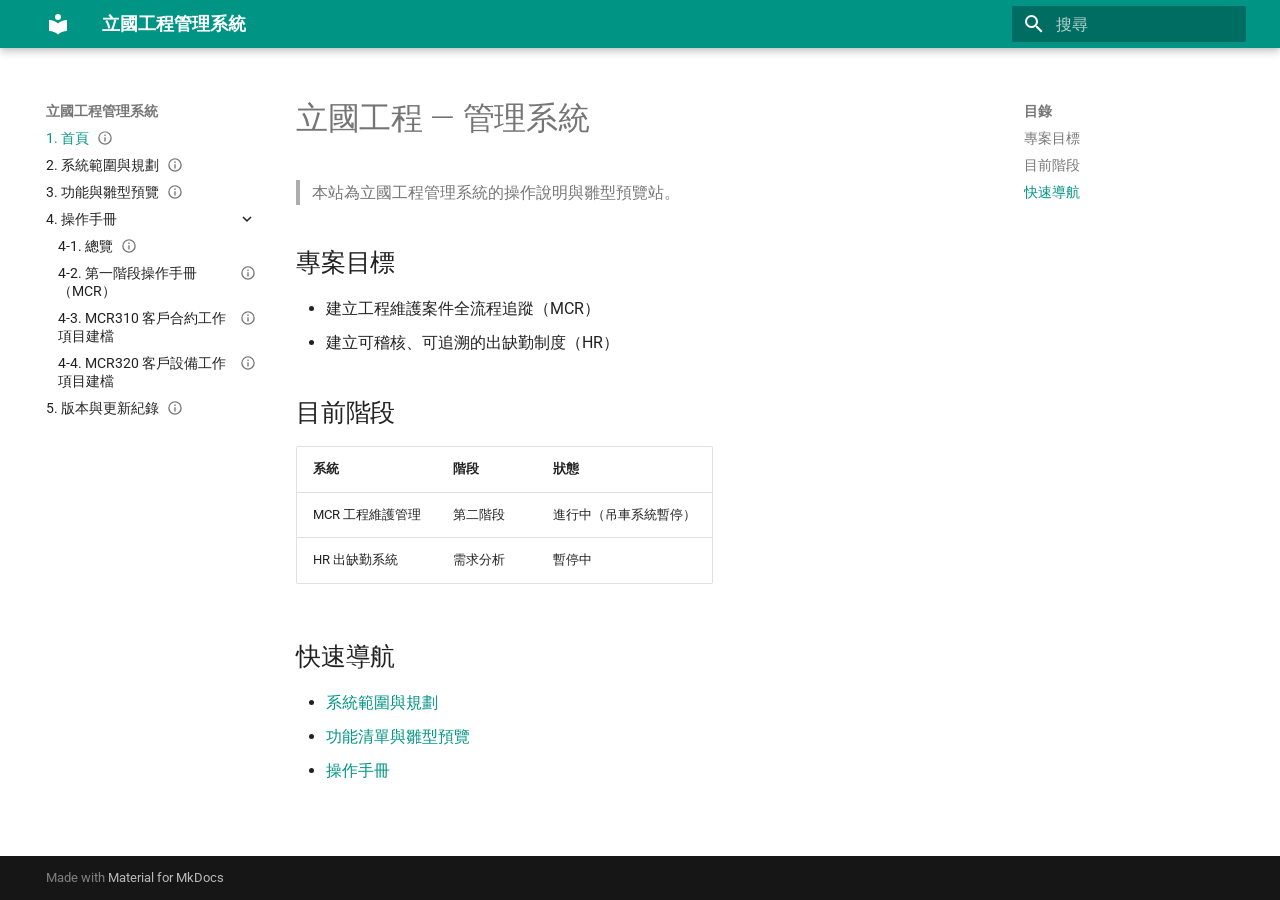
<file: index.html>
<!doctype html>
<html lang="zh-TW" class="no-js">
  <head>
    
      <meta charset="utf-8">
      <meta name="viewport" content="width=device-width,initial-scale=1">
      
      
      
        <link rel="canonical" href="https://SLchinwen.github.io/PJ-Likuo-DB/">
      
      
      
        <link rel="next" href="scope/">
      
      
        
      
      
      <link rel="icon" href="assets/images/favicon.png">
      <meta name="generator" content="mkdocs-1.6.1, mkdocs-material-9.7.4">
    
    
      
        <title>立國工程管理系統</title>
      
    
    
      <link rel="stylesheet" href="assets/stylesheets/main.484c7ddc.min.css">
      
        
        <link rel="stylesheet" href="assets/stylesheets/palette.ab4e12ef.min.css">
      
      


    
    
      
    
    
      
        
        
        <link rel="preconnect" href="https://fonts.gstatic.com" crossorigin>
        <link rel="stylesheet" href="https://fonts.googleapis.com/css?family=Roboto:300,300i,400,400i,700,700i%7CRoboto+Mono:400,400i,700,700i&display=fallback">
        <style>:root{--md-text-font:"Roboto";--md-code-font:"Roboto Mono"}</style>
      
    
    
    <script>__md_scope=new URL(".",location),__md_hash=e=>[...e].reduce(((e,_)=>(e<<5)-e+_.charCodeAt(0)),0),__md_get=(e,_=localStorage,t=__md_scope)=>JSON.parse(_.getItem(t.pathname+"."+e)),__md_set=(e,_,t=localStorage,a=__md_scope)=>{try{t.setItem(a.pathname+"."+e,JSON.stringify(_))}catch(e){}}</script>
    
      

    
    
  </head>
  
  
    
    
    
    
    
    <body dir="ltr" data-md-color-scheme="default" data-md-color-primary="teal" data-md-color-accent="indigo">
  
    
    <input class="md-toggle" data-md-toggle="drawer" type="checkbox" id="__drawer" autocomplete="off">
    <input class="md-toggle" data-md-toggle="search" type="checkbox" id="__search" autocomplete="off">
    <label class="md-overlay" for="__drawer"></label>
    <div data-md-component="skip">
      
        
        <a href="#_1" class="md-skip">
          跳轉到
        </a>
      
    </div>
    <div data-md-component="announce">
      
    </div>
    
    
      

  

<header class="md-header md-header--shadow" data-md-component="header">
  <nav class="md-header__inner md-grid" aria-label="頁首">
    <a href="." title="立國工程管理系統" class="md-header__button md-logo" aria-label="立國工程管理系統" data-md-component="logo">
      
  
  <svg xmlns="http://www.w3.org/2000/svg" viewBox="0 0 24 24"><path d="M12 8a3 3 0 0 0 3-3 3 3 0 0 0-3-3 3 3 0 0 0-3 3 3 3 0 0 0 3 3m0 3.54C9.64 9.35 6.5 8 3 8v11c3.5 0 6.64 1.35 9 3.54 2.36-2.19 5.5-3.54 9-3.54V8c-3.5 0-6.64 1.35-9 3.54"/></svg>

    </a>
    <label class="md-header__button md-icon" for="__drawer">
      
      <svg xmlns="http://www.w3.org/2000/svg" viewBox="0 0 24 24"><path d="M3 6h18v2H3zm0 5h18v2H3zm0 5h18v2H3z"/></svg>
    </label>
    <div class="md-header__title" data-md-component="header-title">
      <div class="md-header__ellipsis">
        <div class="md-header__topic">
          <span class="md-ellipsis">
            立國工程管理系統
          </span>
        </div>
        <div class="md-header__topic" data-md-component="header-topic">
          <span class="md-ellipsis">
            
              1. 首頁
            
          </span>
        </div>
      </div>
    </div>
    
      
    
    
    
    
      
      
        <label class="md-header__button md-icon" for="__search">
          
          <svg xmlns="http://www.w3.org/2000/svg" viewBox="0 0 24 24"><path d="M9.5 3A6.5 6.5 0 0 1 16 9.5c0 1.61-.59 3.09-1.56 4.23l.27.27h.79l5 5-1.5 1.5-5-5v-.79l-.27-.27A6.52 6.52 0 0 1 9.5 16 6.5 6.5 0 0 1 3 9.5 6.5 6.5 0 0 1 9.5 3m0 2C7 5 5 7 5 9.5S7 14 9.5 14 14 12 14 9.5 12 5 9.5 5"/></svg>
        </label>
        <div class="md-search" data-md-component="search" role="dialog">
  <label class="md-search__overlay" for="__search"></label>
  <div class="md-search__inner" role="search">
    <form class="md-search__form" name="search">
      <input type="text" class="md-search__input" name="query" aria-label="搜尋" placeholder="搜尋" autocapitalize="off" autocorrect="off" autocomplete="off" spellcheck="false" data-md-component="search-query" required>
      <label class="md-search__icon md-icon" for="__search">
        
        <svg xmlns="http://www.w3.org/2000/svg" viewBox="0 0 24 24"><path d="M9.5 3A6.5 6.5 0 0 1 16 9.5c0 1.61-.59 3.09-1.56 4.23l.27.27h.79l5 5-1.5 1.5-5-5v-.79l-.27-.27A6.52 6.52 0 0 1 9.5 16 6.5 6.5 0 0 1 3 9.5 6.5 6.5 0 0 1 9.5 3m0 2C7 5 5 7 5 9.5S7 14 9.5 14 14 12 14 9.5 12 5 9.5 5"/></svg>
        
        <svg xmlns="http://www.w3.org/2000/svg" viewBox="0 0 24 24"><path d="M20 11v2H8l5.5 5.5-1.42 1.42L4.16 12l7.92-7.92L13.5 5.5 8 11z"/></svg>
      </label>
      <nav class="md-search__options" aria-label="搜尋">
        
        <button type="reset" class="md-search__icon md-icon" title="清除" aria-label="清除" tabindex="-1">
          
          <svg xmlns="http://www.w3.org/2000/svg" viewBox="0 0 24 24"><path d="M19 6.41 17.59 5 12 10.59 6.41 5 5 6.41 10.59 12 5 17.59 6.41 19 12 13.41 17.59 19 19 17.59 13.41 12z"/></svg>
        </button>
      </nav>
      
    </form>
    <div class="md-search__output">
      <div class="md-search__scrollwrap" tabindex="0" data-md-scrollfix>
        <div class="md-search-result" data-md-component="search-result">
          <div class="md-search-result__meta">
            正在初始化搜尋引擎
          </div>
          <ol class="md-search-result__list" role="presentation"></ol>
        </div>
      </div>
    </div>
  </div>
</div>
      
    
    
  </nav>
  
</header>
    
    <div class="md-container" data-md-component="container">
      
      
        
          
        
      
      <main class="md-main" data-md-component="main">
        <div class="md-main__inner md-grid">
          
            
              
              <div class="md-sidebar md-sidebar--primary" data-md-component="sidebar" data-md-type="navigation" >
                <div class="md-sidebar__scrollwrap">
                  <div class="md-sidebar__inner">
                    



<nav class="md-nav md-nav--primary" aria-label="導覽列" data-md-level="0">
  <label class="md-nav__title" for="__drawer">
    <a href="." title="立國工程管理系統" class="md-nav__button md-logo" aria-label="立國工程管理系統" data-md-component="logo">
      
  
  <svg xmlns="http://www.w3.org/2000/svg" viewBox="0 0 24 24"><path d="M12 8a3 3 0 0 0 3-3 3 3 0 0 0-3-3 3 3 0 0 0-3 3 3 3 0 0 0 3 3m0 3.54C9.64 9.35 6.5 8 3 8v11c3.5 0 6.64 1.35 9 3.54 2.36-2.19 5.5-3.54 9-3.54V8c-3.5 0-6.64 1.35-9 3.54"/></svg>

    </a>
    立國工程管理系統
  </label>
  
  <ul class="md-nav__list" data-md-scrollfix>
    
      
      
  
  
    
  
  
  
    <li class="md-nav__item md-nav__item--active">
      
      <input class="md-nav__toggle md-toggle" type="checkbox" id="__toc">
      
      
        
      
      
        <label class="md-nav__link md-nav__link--active" for="__toc">
          
  
  
  <span class="md-ellipsis">
    
  
    1. 首頁
  

    
  </span>
  
  
    
  
  
    <span class="md-status md-status--active"></span>
  

  

          <span class="md-nav__icon md-icon"></span>
        </label>
      
      <a href="." class="md-nav__link md-nav__link--active">
        
  
  
  <span class="md-ellipsis">
    
  
    1. 首頁
  

    
  </span>
  
  
    
  
  
    <span class="md-status md-status--active"></span>
  

  

      </a>
      
        

<nav class="md-nav md-nav--secondary" aria-label="目錄">
  
  
  
    
  
  
    <label class="md-nav__title" for="__toc">
      <span class="md-nav__icon md-icon"></span>
      目錄
    </label>
    <ul class="md-nav__list" data-md-component="toc" data-md-scrollfix>
      
        <li class="md-nav__item">
  <a href="#_2" class="md-nav__link">
    <span class="md-ellipsis">
      
        專案目標
      
    </span>
  </a>
  
</li>
      
        <li class="md-nav__item">
  <a href="#_3" class="md-nav__link">
    <span class="md-ellipsis">
      
        目前階段
      
    </span>
  </a>
  
</li>
      
        <li class="md-nav__item">
  <a href="#_4" class="md-nav__link">
    <span class="md-ellipsis">
      
        快速導航
      
    </span>
  </a>
  
</li>
      
    </ul>
  
</nav>
      
    </li>
  

    
      
      
  
  
  
  
    <li class="md-nav__item">
      <a href="scope/" class="md-nav__link">
        
  
  
  <span class="md-ellipsis">
    
  
    2. 系統範圍與規劃
  

    
  </span>
  
  
    
  
  
    <span class="md-status md-status--active"></span>
  

  

      </a>
    </li>
  

    
      
      
  
  
  
  
    <li class="md-nav__item">
      <a href="features/" class="md-nav__link">
        
  
  
  <span class="md-ellipsis">
    
  
    3. 功能與雛型預覽
  

    
  </span>
  
  
    
  
  
    <span class="md-status md-status--active"></span>
  

  

      </a>
    </li>
  

    
      
      
  
  
  
  
    
    
    
    
    
    <li class="md-nav__item md-nav__item--nested">
      
        
        
          
        
        <input class="md-nav__toggle md-toggle md-toggle--indeterminate" type="checkbox" id="__nav_4" >
        
          
          <label class="md-nav__link" for="__nav_4" id="__nav_4_label" tabindex="0">
            
  
  
  <span class="md-ellipsis">
    
  
    4. 操作手冊
  

    
  </span>
  
  

            <span class="md-nav__icon md-icon"></span>
          </label>
        
        <nav class="md-nav" data-md-level="1" aria-labelledby="__nav_4_label" aria-expanded="false">
          <label class="md-nav__title" for="__nav_4">
            <span class="md-nav__icon md-icon"></span>
            
  
    4. 操作手冊
  

          </label>
          <ul class="md-nav__list" data-md-scrollfix>
            
              
                
  
  
  
  
    <li class="md-nav__item">
      <a href="guides/" class="md-nav__link">
        
  
  
  <span class="md-ellipsis">
    
  
    4-1. 總覽
  

    
  </span>
  
  
    
  
  
    <span class="md-status md-status--active"></span>
  

  

      </a>
    </li>
  

              
            
              
                
  
  
  
  
    <li class="md-nav__item">
      <a href="guides/mcr_phase1/" class="md-nav__link">
        
  
  
  <span class="md-ellipsis">
    
  
    4-2. 第一階段操作手冊（MCR）
  

    
  </span>
  
  
    
  
  
    <span class="md-status md-status--active"></span>
  

  

      </a>
    </li>
  

              
            
              
                
  
  
  
  
    <li class="md-nav__item">
      <a href="guides/prototype_MCR310/" class="md-nav__link">
        
  
  
  <span class="md-ellipsis">
    
  
    4-3. MCR310 客戶合約工作項目建檔
  

    
  </span>
  
  
    
  
  
    <span class="md-status md-status--active"></span>
  

  

      </a>
    </li>
  

              
            
              
                
  
  
  
  
    <li class="md-nav__item">
      <a href="guides/prototype_MCR320/" class="md-nav__link">
        
  
  
  <span class="md-ellipsis">
    
  
    4-4. MCR320 客戶設備工作項目建檔
  

    
  </span>
  
  
    
  
  
    <span class="md-status md-status--active"></span>
  

  

      </a>
    </li>
  

              
            
          </ul>
        </nav>
      
    </li>
  

    
      
      
  
  
  
  
    <li class="md-nav__item">
      <a href="changelog/" class="md-nav__link">
        
  
  
  <span class="md-ellipsis">
    
  
    5. 版本與更新紀錄
  

    
  </span>
  
  
    
  
  
    <span class="md-status md-status--active"></span>
  

  

      </a>
    </li>
  

    
  </ul>
</nav>
                  </div>
                </div>
              </div>
            
            
              
              <div class="md-sidebar md-sidebar--secondary" data-md-component="sidebar" data-md-type="toc" >
                <div class="md-sidebar__scrollwrap">
                  <div class="md-sidebar__inner">
                    

<nav class="md-nav md-nav--secondary" aria-label="目錄">
  
  
  
    
  
  
    <label class="md-nav__title" for="__toc">
      <span class="md-nav__icon md-icon"></span>
      目錄
    </label>
    <ul class="md-nav__list" data-md-component="toc" data-md-scrollfix>
      
        <li class="md-nav__item">
  <a href="#_2" class="md-nav__link">
    <span class="md-ellipsis">
      
        專案目標
      
    </span>
  </a>
  
</li>
      
        <li class="md-nav__item">
  <a href="#_3" class="md-nav__link">
    <span class="md-ellipsis">
      
        目前階段
      
    </span>
  </a>
  
</li>
      
        <li class="md-nav__item">
  <a href="#_4" class="md-nav__link">
    <span class="md-ellipsis">
      
        快速導航
      
    </span>
  </a>
  
</li>
      
    </ul>
  
</nav>
                  </div>
                </div>
              </div>
            
          
          
            <div class="md-content" data-md-component="content">
              
              <article class="md-content__inner md-typeset">
                
                  



<h1 id="_1">立國工程 — 管理系統</h1>
<blockquote>
<p>本站為立國工程管理系統的操作說明與雛型預覽站。</p>
</blockquote>
<h2 id="_2">專案目標</h2>
<ul>
<li>建立工程維護案件全流程追蹤（MCR）</li>
<li>建立可稽核、可追溯的出缺勤制度（HR）</li>
</ul>
<h2 id="_3">目前階段</h2>
<table>
<thead>
<tr>
<th>系統</th>
<th>階段</th>
<th>狀態</th>
</tr>
</thead>
<tbody>
<tr>
<td>MCR 工程維護管理</td>
<td>第二階段</td>
<td>進行中（吊車系統暫停）</td>
</tr>
<tr>
<td>HR 出缺勤系統</td>
<td>需求分析</td>
<td>暫停中</td>
</tr>
</tbody>
</table>
<h2 id="_4">快速導航</h2>
<ul>
<li><a href="scope/">系統範圍與規劃</a></li>
<li><a href="features/">功能清單與雛型預覽</a></li>
<li><a href="guides/">操作手冊</a></li>
</ul>







  
  






                
              </article>
            </div>
          
          
<script>var target=document.getElementById(location.hash.slice(1));target&&target.name&&(target.checked=target.name.startsWith("__tabbed_"))</script>
        </div>
        
          <button type="button" class="md-top md-icon" data-md-component="top" hidden>
  
  <svg xmlns="http://www.w3.org/2000/svg" viewBox="0 0 24 24"><path d="M13 20h-2V8l-5.5 5.5-1.42-1.42L12 4.16l7.92 7.92-1.42 1.42L13 8z"/></svg>
  回到頂端
</button>
        
      </main>
      
        <footer class="md-footer">
  
  <div class="md-footer-meta md-typeset">
    <div class="md-footer-meta__inner md-grid">
      <div class="md-copyright">
  
  
    Made with
    <a href="https://squidfunk.github.io/mkdocs-material/" target="_blank" rel="noopener">
      Material for MkDocs
    </a>
  
</div>
      
    </div>
  </div>
</footer>
      
    </div>
    <div class="md-dialog" data-md-component="dialog">
      <div class="md-dialog__inner md-typeset"></div>
    </div>
    
    
    
      
      
      <script id="__config" type="application/json">{"annotate": null, "base": ".", "features": ["navigation.expand", "navigation.top"], "search": "assets/javascripts/workers/search.2c215733.min.js", "tags": null, "translations": {"clipboard.copied": "\u5df2\u8907\u88fd", "clipboard.copy": "\u8907\u88fd", "search.result.more.one": "\u6b64\u9801\u5c1a\u6709 1 \u500b\u7b26\u5408\u7684\u9805\u76ee", "search.result.more.other": "\u6b64\u9801\u5c1a\u6709 # \u500b\u7b26\u5408\u7684\u9805\u76ee", "search.result.none": "\u6c92\u6709\u7b26\u5408\u7684\u9805\u76ee", "search.result.one": "\u627e\u5230 1 \u500b\u7b26\u5408\u7684\u9805\u76ee", "search.result.other": "\u627e\u5230 # \u500b\u7b26\u5408\u7684\u9805\u76ee", "search.result.placeholder": "\u6253\u5b57\u9032\u884c\u641c\u5c0b", "search.result.term.missing": "\u7f3a\u5c11\u5b57\u8a5e", "select.version": "\u9078\u64c7\u7248\u672c"}, "version": null}</script>
    
    
      <script src="assets/javascripts/bundle.79ae519e.min.js"></script>
      
    
  </body>
</html>
</file>
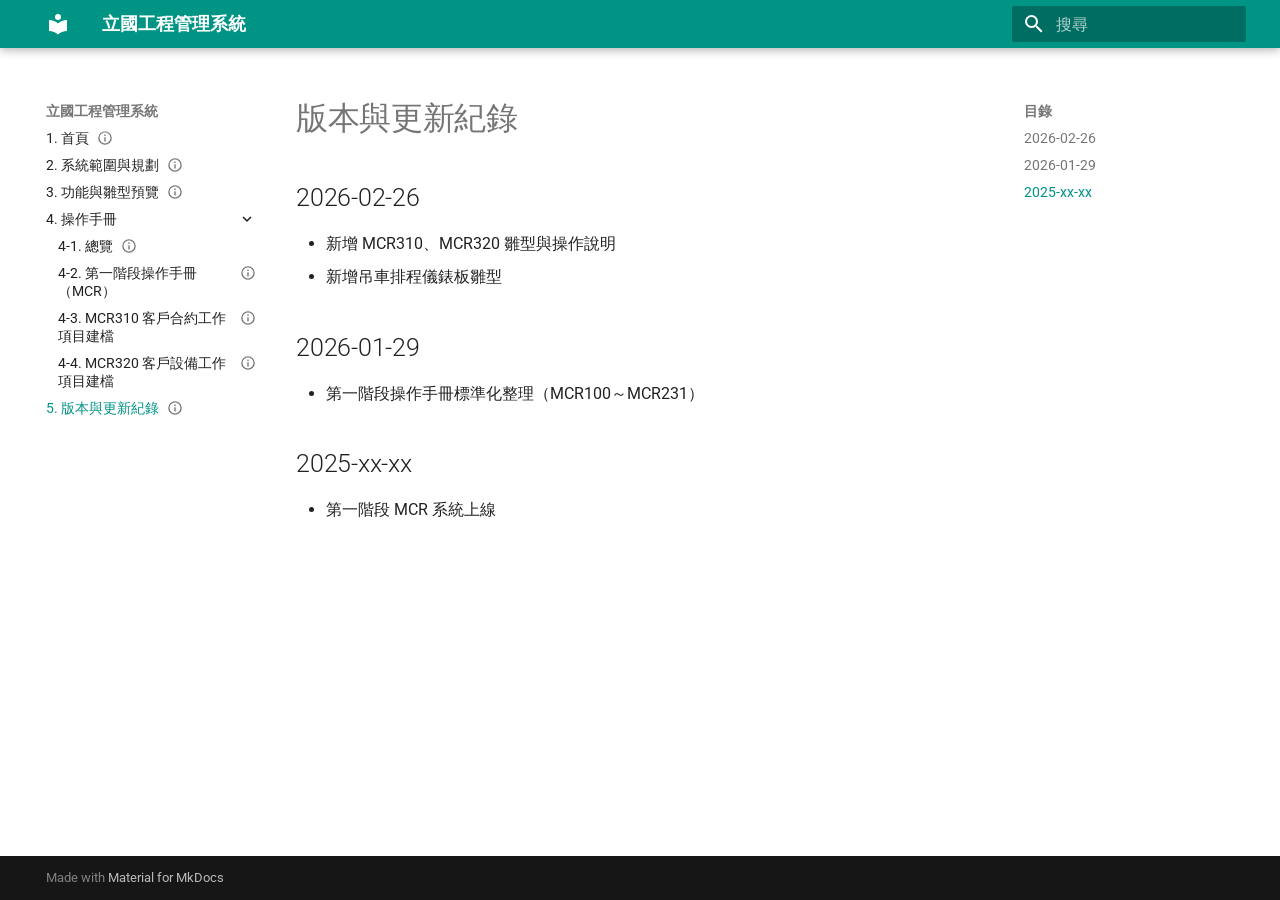
<file: changelog/index.html>
<!doctype html>
<html lang="zh-TW" class="no-js">
  <head>
    
      <meta charset="utf-8">
      <meta name="viewport" content="width=device-width,initial-scale=1">
      
      
      
        <link rel="canonical" href="https://SLchinwen.github.io/PJ-Likuo-DB/changelog/">
      
      
        <link rel="prev" href="../guides/prototype_MCR320/">
      
      
      
        
      
      
      <link rel="icon" href="../assets/images/favicon.png">
      <meta name="generator" content="mkdocs-1.6.1, mkdocs-material-9.7.4">
    
    
      
        <title>5. 版本與更新紀錄 - 立國工程管理系統</title>
      
    
    
      <link rel="stylesheet" href="../assets/stylesheets/main.484c7ddc.min.css">
      
        
        <link rel="stylesheet" href="../assets/stylesheets/palette.ab4e12ef.min.css">
      
      


    
    
      
    
    
      
        
        
        <link rel="preconnect" href="https://fonts.gstatic.com" crossorigin>
        <link rel="stylesheet" href="https://fonts.googleapis.com/css?family=Roboto:300,300i,400,400i,700,700i%7CRoboto+Mono:400,400i,700,700i&display=fallback">
        <style>:root{--md-text-font:"Roboto";--md-code-font:"Roboto Mono"}</style>
      
    
    
    <script>__md_scope=new URL("..",location),__md_hash=e=>[...e].reduce(((e,_)=>(e<<5)-e+_.charCodeAt(0)),0),__md_get=(e,_=localStorage,t=__md_scope)=>JSON.parse(_.getItem(t.pathname+"."+e)),__md_set=(e,_,t=localStorage,a=__md_scope)=>{try{t.setItem(a.pathname+"."+e,JSON.stringify(_))}catch(e){}}</script>
    
      

    
    
  </head>
  
  
    
    
    
    
    
    <body dir="ltr" data-md-color-scheme="default" data-md-color-primary="teal" data-md-color-accent="indigo">
  
    
    <input class="md-toggle" data-md-toggle="drawer" type="checkbox" id="__drawer" autocomplete="off">
    <input class="md-toggle" data-md-toggle="search" type="checkbox" id="__search" autocomplete="off">
    <label class="md-overlay" for="__drawer"></label>
    <div data-md-component="skip">
      
        
        <a href="#_1" class="md-skip">
          跳轉到
        </a>
      
    </div>
    <div data-md-component="announce">
      
    </div>
    
    
      

  

<header class="md-header md-header--shadow" data-md-component="header">
  <nav class="md-header__inner md-grid" aria-label="頁首">
    <a href=".." title="立國工程管理系統" class="md-header__button md-logo" aria-label="立國工程管理系統" data-md-component="logo">
      
  
  <svg xmlns="http://www.w3.org/2000/svg" viewBox="0 0 24 24"><path d="M12 8a3 3 0 0 0 3-3 3 3 0 0 0-3-3 3 3 0 0 0-3 3 3 3 0 0 0 3 3m0 3.54C9.64 9.35 6.5 8 3 8v11c3.5 0 6.64 1.35 9 3.54 2.36-2.19 5.5-3.54 9-3.54V8c-3.5 0-6.64 1.35-9 3.54"/></svg>

    </a>
    <label class="md-header__button md-icon" for="__drawer">
      
      <svg xmlns="http://www.w3.org/2000/svg" viewBox="0 0 24 24"><path d="M3 6h18v2H3zm0 5h18v2H3zm0 5h18v2H3z"/></svg>
    </label>
    <div class="md-header__title" data-md-component="header-title">
      <div class="md-header__ellipsis">
        <div class="md-header__topic">
          <span class="md-ellipsis">
            立國工程管理系統
          </span>
        </div>
        <div class="md-header__topic" data-md-component="header-topic">
          <span class="md-ellipsis">
            
              5. 版本與更新紀錄
            
          </span>
        </div>
      </div>
    </div>
    
      
    
    
    
    
      
      
        <label class="md-header__button md-icon" for="__search">
          
          <svg xmlns="http://www.w3.org/2000/svg" viewBox="0 0 24 24"><path d="M9.5 3A6.5 6.5 0 0 1 16 9.5c0 1.61-.59 3.09-1.56 4.23l.27.27h.79l5 5-1.5 1.5-5-5v-.79l-.27-.27A6.52 6.52 0 0 1 9.5 16 6.5 6.5 0 0 1 3 9.5 6.5 6.5 0 0 1 9.5 3m0 2C7 5 5 7 5 9.5S7 14 9.5 14 14 12 14 9.5 12 5 9.5 5"/></svg>
        </label>
        <div class="md-search" data-md-component="search" role="dialog">
  <label class="md-search__overlay" for="__search"></label>
  <div class="md-search__inner" role="search">
    <form class="md-search__form" name="search">
      <input type="text" class="md-search__input" name="query" aria-label="搜尋" placeholder="搜尋" autocapitalize="off" autocorrect="off" autocomplete="off" spellcheck="false" data-md-component="search-query" required>
      <label class="md-search__icon md-icon" for="__search">
        
        <svg xmlns="http://www.w3.org/2000/svg" viewBox="0 0 24 24"><path d="M9.5 3A6.5 6.5 0 0 1 16 9.5c0 1.61-.59 3.09-1.56 4.23l.27.27h.79l5 5-1.5 1.5-5-5v-.79l-.27-.27A6.52 6.52 0 0 1 9.5 16 6.5 6.5 0 0 1 3 9.5 6.5 6.5 0 0 1 9.5 3m0 2C7 5 5 7 5 9.5S7 14 9.5 14 14 12 14 9.5 12 5 9.5 5"/></svg>
        
        <svg xmlns="http://www.w3.org/2000/svg" viewBox="0 0 24 24"><path d="M20 11v2H8l5.5 5.5-1.42 1.42L4.16 12l7.92-7.92L13.5 5.5 8 11z"/></svg>
      </label>
      <nav class="md-search__options" aria-label="搜尋">
        
        <button type="reset" class="md-search__icon md-icon" title="清除" aria-label="清除" tabindex="-1">
          
          <svg xmlns="http://www.w3.org/2000/svg" viewBox="0 0 24 24"><path d="M19 6.41 17.59 5 12 10.59 6.41 5 5 6.41 10.59 12 5 17.59 6.41 19 12 13.41 17.59 19 19 17.59 13.41 12z"/></svg>
        </button>
      </nav>
      
    </form>
    <div class="md-search__output">
      <div class="md-search__scrollwrap" tabindex="0" data-md-scrollfix>
        <div class="md-search-result" data-md-component="search-result">
          <div class="md-search-result__meta">
            正在初始化搜尋引擎
          </div>
          <ol class="md-search-result__list" role="presentation"></ol>
        </div>
      </div>
    </div>
  </div>
</div>
      
    
    
  </nav>
  
</header>
    
    <div class="md-container" data-md-component="container">
      
      
        
          
        
      
      <main class="md-main" data-md-component="main">
        <div class="md-main__inner md-grid">
          
            
              
              <div class="md-sidebar md-sidebar--primary" data-md-component="sidebar" data-md-type="navigation" >
                <div class="md-sidebar__scrollwrap">
                  <div class="md-sidebar__inner">
                    



<nav class="md-nav md-nav--primary" aria-label="導覽列" data-md-level="0">
  <label class="md-nav__title" for="__drawer">
    <a href=".." title="立國工程管理系統" class="md-nav__button md-logo" aria-label="立國工程管理系統" data-md-component="logo">
      
  
  <svg xmlns="http://www.w3.org/2000/svg" viewBox="0 0 24 24"><path d="M12 8a3 3 0 0 0 3-3 3 3 0 0 0-3-3 3 3 0 0 0-3 3 3 3 0 0 0 3 3m0 3.54C9.64 9.35 6.5 8 3 8v11c3.5 0 6.64 1.35 9 3.54 2.36-2.19 5.5-3.54 9-3.54V8c-3.5 0-6.64 1.35-9 3.54"/></svg>

    </a>
    立國工程管理系統
  </label>
  
  <ul class="md-nav__list" data-md-scrollfix>
    
      
      
  
  
  
  
    <li class="md-nav__item">
      <a href=".." class="md-nav__link">
        
  
  
  <span class="md-ellipsis">
    
  
    1. 首頁
  

    
  </span>
  
  
    
  
  
    <span class="md-status md-status--active"></span>
  

  

      </a>
    </li>
  

    
      
      
  
  
  
  
    <li class="md-nav__item">
      <a href="../scope/" class="md-nav__link">
        
  
  
  <span class="md-ellipsis">
    
  
    2. 系統範圍與規劃
  

    
  </span>
  
  
    
  
  
    <span class="md-status md-status--active"></span>
  

  

      </a>
    </li>
  

    
      
      
  
  
  
  
    <li class="md-nav__item">
      <a href="../features/" class="md-nav__link">
        
  
  
  <span class="md-ellipsis">
    
  
    3. 功能與雛型預覽
  

    
  </span>
  
  
    
  
  
    <span class="md-status md-status--active"></span>
  

  

      </a>
    </li>
  

    
      
      
  
  
  
  
    
    
    
    
    
    <li class="md-nav__item md-nav__item--nested">
      
        
        
          
        
        <input class="md-nav__toggle md-toggle md-toggle--indeterminate" type="checkbox" id="__nav_4" >
        
          
          <label class="md-nav__link" for="__nav_4" id="__nav_4_label" tabindex="0">
            
  
  
  <span class="md-ellipsis">
    
  
    4. 操作手冊
  

    
  </span>
  
  

            <span class="md-nav__icon md-icon"></span>
          </label>
        
        <nav class="md-nav" data-md-level="1" aria-labelledby="__nav_4_label" aria-expanded="false">
          <label class="md-nav__title" for="__nav_4">
            <span class="md-nav__icon md-icon"></span>
            
  
    4. 操作手冊
  

          </label>
          <ul class="md-nav__list" data-md-scrollfix>
            
              
                
  
  
  
  
    <li class="md-nav__item">
      <a href="../guides/" class="md-nav__link">
        
  
  
  <span class="md-ellipsis">
    
  
    4-1. 總覽
  

    
  </span>
  
  
    
  
  
    <span class="md-status md-status--active"></span>
  

  

      </a>
    </li>
  

              
            
              
                
  
  
  
  
    <li class="md-nav__item">
      <a href="../guides/mcr_phase1/" class="md-nav__link">
        
  
  
  <span class="md-ellipsis">
    
  
    4-2. 第一階段操作手冊（MCR）
  

    
  </span>
  
  
    
  
  
    <span class="md-status md-status--active"></span>
  

  

      </a>
    </li>
  

              
            
              
                
  
  
  
  
    <li class="md-nav__item">
      <a href="../guides/prototype_MCR310/" class="md-nav__link">
        
  
  
  <span class="md-ellipsis">
    
  
    4-3. MCR310 客戶合約工作項目建檔
  

    
  </span>
  
  
    
  
  
    <span class="md-status md-status--active"></span>
  

  

      </a>
    </li>
  

              
            
              
                
  
  
  
  
    <li class="md-nav__item">
      <a href="../guides/prototype_MCR320/" class="md-nav__link">
        
  
  
  <span class="md-ellipsis">
    
  
    4-4. MCR320 客戶設備工作項目建檔
  

    
  </span>
  
  
    
  
  
    <span class="md-status md-status--active"></span>
  

  

      </a>
    </li>
  

              
            
          </ul>
        </nav>
      
    </li>
  

    
      
      
  
  
    
  
  
  
    <li class="md-nav__item md-nav__item--active">
      
      <input class="md-nav__toggle md-toggle" type="checkbox" id="__toc">
      
      
        
      
      
        <label class="md-nav__link md-nav__link--active" for="__toc">
          
  
  
  <span class="md-ellipsis">
    
  
    5. 版本與更新紀錄
  

    
  </span>
  
  
    
  
  
    <span class="md-status md-status--active"></span>
  

  

          <span class="md-nav__icon md-icon"></span>
        </label>
      
      <a href="./" class="md-nav__link md-nav__link--active">
        
  
  
  <span class="md-ellipsis">
    
  
    5. 版本與更新紀錄
  

    
  </span>
  
  
    
  
  
    <span class="md-status md-status--active"></span>
  

  

      </a>
      
        

<nav class="md-nav md-nav--secondary" aria-label="目錄">
  
  
  
    
  
  
    <label class="md-nav__title" for="__toc">
      <span class="md-nav__icon md-icon"></span>
      目錄
    </label>
    <ul class="md-nav__list" data-md-component="toc" data-md-scrollfix>
      
        <li class="md-nav__item">
  <a href="#2026-02-26" class="md-nav__link">
    <span class="md-ellipsis">
      
        2026-02-26
      
    </span>
  </a>
  
</li>
      
        <li class="md-nav__item">
  <a href="#2026-01-29" class="md-nav__link">
    <span class="md-ellipsis">
      
        2026-01-29
      
    </span>
  </a>
  
</li>
      
        <li class="md-nav__item">
  <a href="#2025-xx-xx" class="md-nav__link">
    <span class="md-ellipsis">
      
        2025-xx-xx
      
    </span>
  </a>
  
</li>
      
    </ul>
  
</nav>
      
    </li>
  

    
  </ul>
</nav>
                  </div>
                </div>
              </div>
            
            
              
              <div class="md-sidebar md-sidebar--secondary" data-md-component="sidebar" data-md-type="toc" >
                <div class="md-sidebar__scrollwrap">
                  <div class="md-sidebar__inner">
                    

<nav class="md-nav md-nav--secondary" aria-label="目錄">
  
  
  
    
  
  
    <label class="md-nav__title" for="__toc">
      <span class="md-nav__icon md-icon"></span>
      目錄
    </label>
    <ul class="md-nav__list" data-md-component="toc" data-md-scrollfix>
      
        <li class="md-nav__item">
  <a href="#2026-02-26" class="md-nav__link">
    <span class="md-ellipsis">
      
        2026-02-26
      
    </span>
  </a>
  
</li>
      
        <li class="md-nav__item">
  <a href="#2026-01-29" class="md-nav__link">
    <span class="md-ellipsis">
      
        2026-01-29
      
    </span>
  </a>
  
</li>
      
        <li class="md-nav__item">
  <a href="#2025-xx-xx" class="md-nav__link">
    <span class="md-ellipsis">
      
        2025-xx-xx
      
    </span>
  </a>
  
</li>
      
    </ul>
  
</nav>
                  </div>
                </div>
              </div>
            
          
          
            <div class="md-content" data-md-component="content">
              
              <article class="md-content__inner md-typeset">
                
                  



<h1 id="_1">版本與更新紀錄</h1>
<h2 id="2026-02-26">2026-02-26</h2>
<ul>
<li>新增 MCR310、MCR320 雛型與操作說明</li>
<li>新增吊車排程儀錶板雛型</li>
</ul>
<h2 id="2026-01-29">2026-01-29</h2>
<ul>
<li>第一階段操作手冊標準化整理（MCR100～MCR231）</li>
</ul>
<h2 id="2025-xx-xx">2025-xx-xx</h2>
<ul>
<li>第一階段 MCR 系統上線</li>
</ul>







  
  






                
              </article>
            </div>
          
          
<script>var target=document.getElementById(location.hash.slice(1));target&&target.name&&(target.checked=target.name.startsWith("__tabbed_"))</script>
        </div>
        
          <button type="button" class="md-top md-icon" data-md-component="top" hidden>
  
  <svg xmlns="http://www.w3.org/2000/svg" viewBox="0 0 24 24"><path d="M13 20h-2V8l-5.5 5.5-1.42-1.42L12 4.16l7.92 7.92-1.42 1.42L13 8z"/></svg>
  回到頂端
</button>
        
      </main>
      
        <footer class="md-footer">
  
  <div class="md-footer-meta md-typeset">
    <div class="md-footer-meta__inner md-grid">
      <div class="md-copyright">
  
  
    Made with
    <a href="https://squidfunk.github.io/mkdocs-material/" target="_blank" rel="noopener">
      Material for MkDocs
    </a>
  
</div>
      
    </div>
  </div>
</footer>
      
    </div>
    <div class="md-dialog" data-md-component="dialog">
      <div class="md-dialog__inner md-typeset"></div>
    </div>
    
    
    
      
      
      <script id="__config" type="application/json">{"annotate": null, "base": "..", "features": ["navigation.expand", "navigation.top"], "search": "../assets/javascripts/workers/search.2c215733.min.js", "tags": null, "translations": {"clipboard.copied": "\u5df2\u8907\u88fd", "clipboard.copy": "\u8907\u88fd", "search.result.more.one": "\u6b64\u9801\u5c1a\u6709 1 \u500b\u7b26\u5408\u7684\u9805\u76ee", "search.result.more.other": "\u6b64\u9801\u5c1a\u6709 # \u500b\u7b26\u5408\u7684\u9805\u76ee", "search.result.none": "\u6c92\u6709\u7b26\u5408\u7684\u9805\u76ee", "search.result.one": "\u627e\u5230 1 \u500b\u7b26\u5408\u7684\u9805\u76ee", "search.result.other": "\u627e\u5230 # \u500b\u7b26\u5408\u7684\u9805\u76ee", "search.result.placeholder": "\u6253\u5b57\u9032\u884c\u641c\u5c0b", "search.result.term.missing": "\u7f3a\u5c11\u5b57\u8a5e", "select.version": "\u9078\u64c7\u7248\u672c"}, "version": null}</script>
    
    
      <script src="../assets/javascripts/bundle.79ae519e.min.js"></script>
      
    
  </body>
</html>
</file>
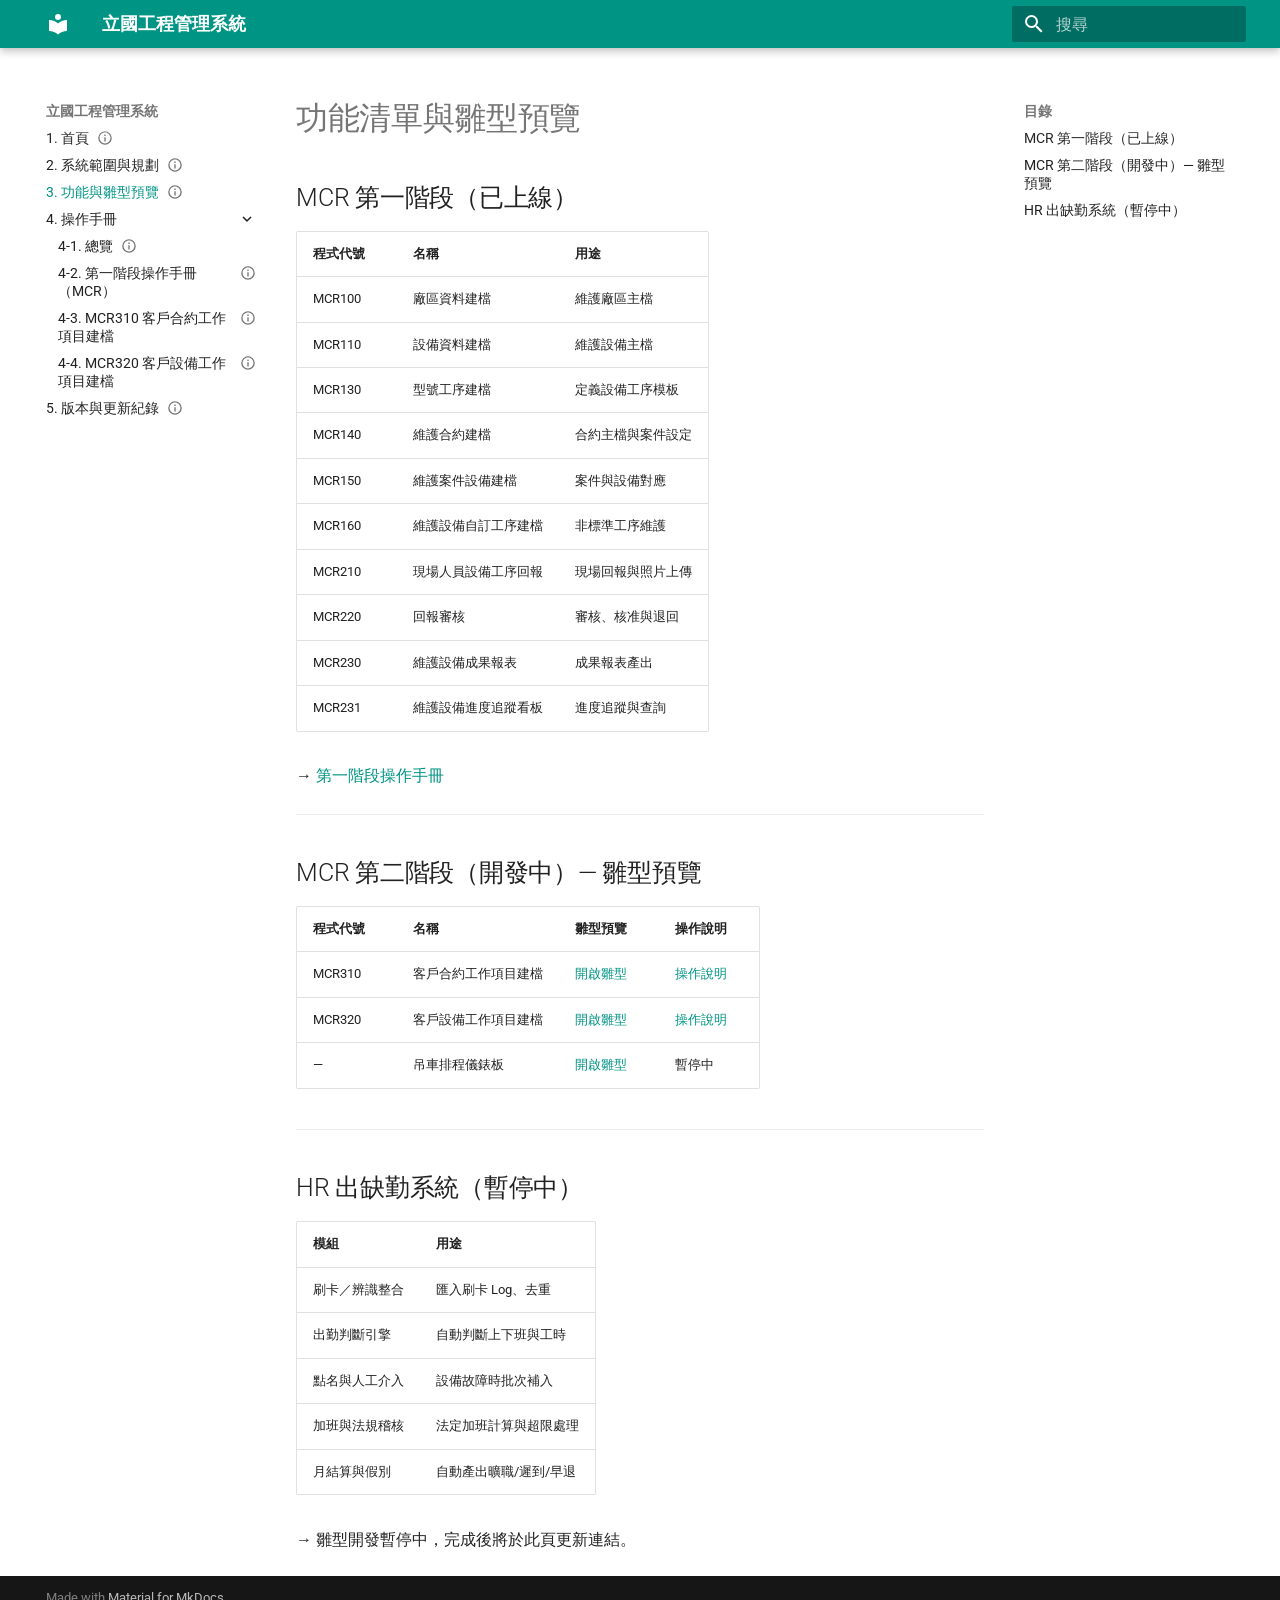
<file: features/index.html>
<!doctype html>
<html lang="zh-TW" class="no-js">
  <head>
    
      <meta charset="utf-8">
      <meta name="viewport" content="width=device-width,initial-scale=1">
      
      
      
        <link rel="canonical" href="https://SLchinwen.github.io/PJ-Likuo-DB/features/">
      
      
        <link rel="prev" href="../scope/">
      
      
        <link rel="next" href="../guides/">
      
      
        
      
      
      <link rel="icon" href="../assets/images/favicon.png">
      <meta name="generator" content="mkdocs-1.6.1, mkdocs-material-9.7.4">
    
    
      
        <title>3. 功能與雛型預覽 - 立國工程管理系統</title>
      
    
    
      <link rel="stylesheet" href="../assets/stylesheets/main.484c7ddc.min.css">
      
        
        <link rel="stylesheet" href="../assets/stylesheets/palette.ab4e12ef.min.css">
      
      


    
    
      
    
    
      
        
        
        <link rel="preconnect" href="https://fonts.gstatic.com" crossorigin>
        <link rel="stylesheet" href="https://fonts.googleapis.com/css?family=Roboto:300,300i,400,400i,700,700i%7CRoboto+Mono:400,400i,700,700i&display=fallback">
        <style>:root{--md-text-font:"Roboto";--md-code-font:"Roboto Mono"}</style>
      
    
    
    <script>__md_scope=new URL("..",location),__md_hash=e=>[...e].reduce(((e,_)=>(e<<5)-e+_.charCodeAt(0)),0),__md_get=(e,_=localStorage,t=__md_scope)=>JSON.parse(_.getItem(t.pathname+"."+e)),__md_set=(e,_,t=localStorage,a=__md_scope)=>{try{t.setItem(a.pathname+"."+e,JSON.stringify(_))}catch(e){}}</script>
    
      

    
    
  </head>
  
  
    
    
    
    
    
    <body dir="ltr" data-md-color-scheme="default" data-md-color-primary="teal" data-md-color-accent="indigo">
  
    
    <input class="md-toggle" data-md-toggle="drawer" type="checkbox" id="__drawer" autocomplete="off">
    <input class="md-toggle" data-md-toggle="search" type="checkbox" id="__search" autocomplete="off">
    <label class="md-overlay" for="__drawer"></label>
    <div data-md-component="skip">
      
        
        <a href="#_1" class="md-skip">
          跳轉到
        </a>
      
    </div>
    <div data-md-component="announce">
      
    </div>
    
    
      

  

<header class="md-header md-header--shadow" data-md-component="header">
  <nav class="md-header__inner md-grid" aria-label="頁首">
    <a href=".." title="立國工程管理系統" class="md-header__button md-logo" aria-label="立國工程管理系統" data-md-component="logo">
      
  
  <svg xmlns="http://www.w3.org/2000/svg" viewBox="0 0 24 24"><path d="M12 8a3 3 0 0 0 3-3 3 3 0 0 0-3-3 3 3 0 0 0-3 3 3 3 0 0 0 3 3m0 3.54C9.64 9.35 6.5 8 3 8v11c3.5 0 6.64 1.35 9 3.54 2.36-2.19 5.5-3.54 9-3.54V8c-3.5 0-6.64 1.35-9 3.54"/></svg>

    </a>
    <label class="md-header__button md-icon" for="__drawer">
      
      <svg xmlns="http://www.w3.org/2000/svg" viewBox="0 0 24 24"><path d="M3 6h18v2H3zm0 5h18v2H3zm0 5h18v2H3z"/></svg>
    </label>
    <div class="md-header__title" data-md-component="header-title">
      <div class="md-header__ellipsis">
        <div class="md-header__topic">
          <span class="md-ellipsis">
            立國工程管理系統
          </span>
        </div>
        <div class="md-header__topic" data-md-component="header-topic">
          <span class="md-ellipsis">
            
              3. 功能與雛型預覽
            
          </span>
        </div>
      </div>
    </div>
    
      
    
    
    
    
      
      
        <label class="md-header__button md-icon" for="__search">
          
          <svg xmlns="http://www.w3.org/2000/svg" viewBox="0 0 24 24"><path d="M9.5 3A6.5 6.5 0 0 1 16 9.5c0 1.61-.59 3.09-1.56 4.23l.27.27h.79l5 5-1.5 1.5-5-5v-.79l-.27-.27A6.52 6.52 0 0 1 9.5 16 6.5 6.5 0 0 1 3 9.5 6.5 6.5 0 0 1 9.5 3m0 2C7 5 5 7 5 9.5S7 14 9.5 14 14 12 14 9.5 12 5 9.5 5"/></svg>
        </label>
        <div class="md-search" data-md-component="search" role="dialog">
  <label class="md-search__overlay" for="__search"></label>
  <div class="md-search__inner" role="search">
    <form class="md-search__form" name="search">
      <input type="text" class="md-search__input" name="query" aria-label="搜尋" placeholder="搜尋" autocapitalize="off" autocorrect="off" autocomplete="off" spellcheck="false" data-md-component="search-query" required>
      <label class="md-search__icon md-icon" for="__search">
        
        <svg xmlns="http://www.w3.org/2000/svg" viewBox="0 0 24 24"><path d="M9.5 3A6.5 6.5 0 0 1 16 9.5c0 1.61-.59 3.09-1.56 4.23l.27.27h.79l5 5-1.5 1.5-5-5v-.79l-.27-.27A6.52 6.52 0 0 1 9.5 16 6.5 6.5 0 0 1 3 9.5 6.5 6.5 0 0 1 9.5 3m0 2C7 5 5 7 5 9.5S7 14 9.5 14 14 12 14 9.5 12 5 9.5 5"/></svg>
        
        <svg xmlns="http://www.w3.org/2000/svg" viewBox="0 0 24 24"><path d="M20 11v2H8l5.5 5.5-1.42 1.42L4.16 12l7.92-7.92L13.5 5.5 8 11z"/></svg>
      </label>
      <nav class="md-search__options" aria-label="搜尋">
        
        <button type="reset" class="md-search__icon md-icon" title="清除" aria-label="清除" tabindex="-1">
          
          <svg xmlns="http://www.w3.org/2000/svg" viewBox="0 0 24 24"><path d="M19 6.41 17.59 5 12 10.59 6.41 5 5 6.41 10.59 12 5 17.59 6.41 19 12 13.41 17.59 19 19 17.59 13.41 12z"/></svg>
        </button>
      </nav>
      
    </form>
    <div class="md-search__output">
      <div class="md-search__scrollwrap" tabindex="0" data-md-scrollfix>
        <div class="md-search-result" data-md-component="search-result">
          <div class="md-search-result__meta">
            正在初始化搜尋引擎
          </div>
          <ol class="md-search-result__list" role="presentation"></ol>
        </div>
      </div>
    </div>
  </div>
</div>
      
    
    
  </nav>
  
</header>
    
    <div class="md-container" data-md-component="container">
      
      
        
          
        
      
      <main class="md-main" data-md-component="main">
        <div class="md-main__inner md-grid">
          
            
              
              <div class="md-sidebar md-sidebar--primary" data-md-component="sidebar" data-md-type="navigation" >
                <div class="md-sidebar__scrollwrap">
                  <div class="md-sidebar__inner">
                    



<nav class="md-nav md-nav--primary" aria-label="導覽列" data-md-level="0">
  <label class="md-nav__title" for="__drawer">
    <a href=".." title="立國工程管理系統" class="md-nav__button md-logo" aria-label="立國工程管理系統" data-md-component="logo">
      
  
  <svg xmlns="http://www.w3.org/2000/svg" viewBox="0 0 24 24"><path d="M12 8a3 3 0 0 0 3-3 3 3 0 0 0-3-3 3 3 0 0 0-3 3 3 3 0 0 0 3 3m0 3.54C9.64 9.35 6.5 8 3 8v11c3.5 0 6.64 1.35 9 3.54 2.36-2.19 5.5-3.54 9-3.54V8c-3.5 0-6.64 1.35-9 3.54"/></svg>

    </a>
    立國工程管理系統
  </label>
  
  <ul class="md-nav__list" data-md-scrollfix>
    
      
      
  
  
  
  
    <li class="md-nav__item">
      <a href=".." class="md-nav__link">
        
  
  
  <span class="md-ellipsis">
    
  
    1. 首頁
  

    
  </span>
  
  
    
  
  
    <span class="md-status md-status--active"></span>
  

  

      </a>
    </li>
  

    
      
      
  
  
  
  
    <li class="md-nav__item">
      <a href="../scope/" class="md-nav__link">
        
  
  
  <span class="md-ellipsis">
    
  
    2. 系統範圍與規劃
  

    
  </span>
  
  
    
  
  
    <span class="md-status md-status--active"></span>
  

  

      </a>
    </li>
  

    
      
      
  
  
    
  
  
  
    <li class="md-nav__item md-nav__item--active">
      
      <input class="md-nav__toggle md-toggle" type="checkbox" id="__toc">
      
      
        
      
      
        <label class="md-nav__link md-nav__link--active" for="__toc">
          
  
  
  <span class="md-ellipsis">
    
  
    3. 功能與雛型預覽
  

    
  </span>
  
  
    
  
  
    <span class="md-status md-status--active"></span>
  

  

          <span class="md-nav__icon md-icon"></span>
        </label>
      
      <a href="./" class="md-nav__link md-nav__link--active">
        
  
  
  <span class="md-ellipsis">
    
  
    3. 功能與雛型預覽
  

    
  </span>
  
  
    
  
  
    <span class="md-status md-status--active"></span>
  

  

      </a>
      
        

<nav class="md-nav md-nav--secondary" aria-label="目錄">
  
  
  
    
  
  
    <label class="md-nav__title" for="__toc">
      <span class="md-nav__icon md-icon"></span>
      目錄
    </label>
    <ul class="md-nav__list" data-md-component="toc" data-md-scrollfix>
      
        <li class="md-nav__item">
  <a href="#mcr" class="md-nav__link">
    <span class="md-ellipsis">
      
        MCR 第一階段（已上線）
      
    </span>
  </a>
  
</li>
      
        <li class="md-nav__item">
  <a href="#mcr_1" class="md-nav__link">
    <span class="md-ellipsis">
      
        MCR 第二階段（開發中）— 雛型預覽
      
    </span>
  </a>
  
</li>
      
        <li class="md-nav__item">
  <a href="#hr" class="md-nav__link">
    <span class="md-ellipsis">
      
        HR 出缺勤系統（暫停中）
      
    </span>
  </a>
  
</li>
      
    </ul>
  
</nav>
      
    </li>
  

    
      
      
  
  
  
  
    
    
    
    
    
    <li class="md-nav__item md-nav__item--nested">
      
        
        
          
        
        <input class="md-nav__toggle md-toggle md-toggle--indeterminate" type="checkbox" id="__nav_4" >
        
          
          <label class="md-nav__link" for="__nav_4" id="__nav_4_label" tabindex="0">
            
  
  
  <span class="md-ellipsis">
    
  
    4. 操作手冊
  

    
  </span>
  
  

            <span class="md-nav__icon md-icon"></span>
          </label>
        
        <nav class="md-nav" data-md-level="1" aria-labelledby="__nav_4_label" aria-expanded="false">
          <label class="md-nav__title" for="__nav_4">
            <span class="md-nav__icon md-icon"></span>
            
  
    4. 操作手冊
  

          </label>
          <ul class="md-nav__list" data-md-scrollfix>
            
              
                
  
  
  
  
    <li class="md-nav__item">
      <a href="../guides/" class="md-nav__link">
        
  
  
  <span class="md-ellipsis">
    
  
    4-1. 總覽
  

    
  </span>
  
  
    
  
  
    <span class="md-status md-status--active"></span>
  

  

      </a>
    </li>
  

              
            
              
                
  
  
  
  
    <li class="md-nav__item">
      <a href="../guides/mcr_phase1/" class="md-nav__link">
        
  
  
  <span class="md-ellipsis">
    
  
    4-2. 第一階段操作手冊（MCR）
  

    
  </span>
  
  
    
  
  
    <span class="md-status md-status--active"></span>
  

  

      </a>
    </li>
  

              
            
              
                
  
  
  
  
    <li class="md-nav__item">
      <a href="../guides/prototype_MCR310/" class="md-nav__link">
        
  
  
  <span class="md-ellipsis">
    
  
    4-3. MCR310 客戶合約工作項目建檔
  

    
  </span>
  
  
    
  
  
    <span class="md-status md-status--active"></span>
  

  

      </a>
    </li>
  

              
            
              
                
  
  
  
  
    <li class="md-nav__item">
      <a href="../guides/prototype_MCR320/" class="md-nav__link">
        
  
  
  <span class="md-ellipsis">
    
  
    4-4. MCR320 客戶設備工作項目建檔
  

    
  </span>
  
  
    
  
  
    <span class="md-status md-status--active"></span>
  

  

      </a>
    </li>
  

              
            
          </ul>
        </nav>
      
    </li>
  

    
      
      
  
  
  
  
    <li class="md-nav__item">
      <a href="../changelog/" class="md-nav__link">
        
  
  
  <span class="md-ellipsis">
    
  
    5. 版本與更新紀錄
  

    
  </span>
  
  
    
  
  
    <span class="md-status md-status--active"></span>
  

  

      </a>
    </li>
  

    
  </ul>
</nav>
                  </div>
                </div>
              </div>
            
            
              
              <div class="md-sidebar md-sidebar--secondary" data-md-component="sidebar" data-md-type="toc" >
                <div class="md-sidebar__scrollwrap">
                  <div class="md-sidebar__inner">
                    

<nav class="md-nav md-nav--secondary" aria-label="目錄">
  
  
  
    
  
  
    <label class="md-nav__title" for="__toc">
      <span class="md-nav__icon md-icon"></span>
      目錄
    </label>
    <ul class="md-nav__list" data-md-component="toc" data-md-scrollfix>
      
        <li class="md-nav__item">
  <a href="#mcr" class="md-nav__link">
    <span class="md-ellipsis">
      
        MCR 第一階段（已上線）
      
    </span>
  </a>
  
</li>
      
        <li class="md-nav__item">
  <a href="#mcr_1" class="md-nav__link">
    <span class="md-ellipsis">
      
        MCR 第二階段（開發中）— 雛型預覽
      
    </span>
  </a>
  
</li>
      
        <li class="md-nav__item">
  <a href="#hr" class="md-nav__link">
    <span class="md-ellipsis">
      
        HR 出缺勤系統（暫停中）
      
    </span>
  </a>
  
</li>
      
    </ul>
  
</nav>
                  </div>
                </div>
              </div>
            
          
          
            <div class="md-content" data-md-component="content">
              
              <article class="md-content__inner md-typeset">
                
                  



<h1 id="_1">功能清單與雛型預覽</h1>
<h2 id="mcr">MCR 第一階段（已上線）</h2>
<table>
<thead>
<tr>
<th>程式代號</th>
<th>名稱</th>
<th>用途</th>
</tr>
</thead>
<tbody>
<tr>
<td>MCR100</td>
<td>廠區資料建檔</td>
<td>維護廠區主檔</td>
</tr>
<tr>
<td>MCR110</td>
<td>設備資料建檔</td>
<td>維護設備主檔</td>
</tr>
<tr>
<td>MCR130</td>
<td>型號工序建檔</td>
<td>定義設備工序模板</td>
</tr>
<tr>
<td>MCR140</td>
<td>維護合約建檔</td>
<td>合約主檔與案件設定</td>
</tr>
<tr>
<td>MCR150</td>
<td>維護案件設備建檔</td>
<td>案件與設備對應</td>
</tr>
<tr>
<td>MCR160</td>
<td>維護設備自訂工序建檔</td>
<td>非標準工序維護</td>
</tr>
<tr>
<td>MCR210</td>
<td>現場人員設備工序回報</td>
<td>現場回報與照片上傳</td>
</tr>
<tr>
<td>MCR220</td>
<td>回報審核</td>
<td>審核、核准與退回</td>
</tr>
<tr>
<td>MCR230</td>
<td>維護設備成果報表</td>
<td>成果報表產出</td>
</tr>
<tr>
<td>MCR231</td>
<td>維護設備進度追蹤看板</td>
<td>進度追蹤與查詢</td>
</tr>
</tbody>
</table>
<p>→ <a href="../guides/mcr_phase1/">第一階段操作手冊</a></p>
<hr />
<h2 id="mcr_1">MCR 第二階段（開發中）— 雛型預覽</h2>
<table>
<thead>
<tr>
<th>程式代號</th>
<th>名稱</th>
<th>雛型預覽</th>
<th>操作說明</th>
</tr>
</thead>
<tbody>
<tr>
<td>MCR310</td>
<td>客戶合約工作項目建檔</td>
<td><a href="../prototype/prototype_MCR310.html">開啟雛型</a></td>
<td><a href="../guides/prototype_MCR310/">操作說明</a></td>
</tr>
<tr>
<td>MCR320</td>
<td>客戶設備工作項目建檔</td>
<td><a href="../prototype/prototype_MCR320.html">開啟雛型</a></td>
<td><a href="../guides/prototype_MCR320/">操作說明</a></td>
</tr>
<tr>
<td>—</td>
<td>吊車排程儀錶板</td>
<td><a href="../prototype/prototype_CraneDashboard.html">開啟雛型</a></td>
<td>暫停中</td>
</tr>
</tbody>
</table>
<hr />
<h2 id="hr">HR 出缺勤系統（暫停中）</h2>
<table>
<thead>
<tr>
<th>模組</th>
<th>用途</th>
</tr>
</thead>
<tbody>
<tr>
<td>刷卡／辨識整合</td>
<td>匯入刷卡 Log、去重</td>
</tr>
<tr>
<td>出勤判斷引擎</td>
<td>自動判斷上下班與工時</td>
</tr>
<tr>
<td>點名與人工介入</td>
<td>設備故障時批次補入</td>
</tr>
<tr>
<td>加班與法規稽核</td>
<td>法定加班計算與超限處理</td>
</tr>
<tr>
<td>月結算與假別</td>
<td>自動產出曠職/遲到/早退</td>
</tr>
</tbody>
</table>
<p>→ 雛型開發暫停中，完成後將於此頁更新連結。</p>







  
  






                
              </article>
            </div>
          
          
<script>var target=document.getElementById(location.hash.slice(1));target&&target.name&&(target.checked=target.name.startsWith("__tabbed_"))</script>
        </div>
        
          <button type="button" class="md-top md-icon" data-md-component="top" hidden>
  
  <svg xmlns="http://www.w3.org/2000/svg" viewBox="0 0 24 24"><path d="M13 20h-2V8l-5.5 5.5-1.42-1.42L12 4.16l7.92 7.92-1.42 1.42L13 8z"/></svg>
  回到頂端
</button>
        
      </main>
      
        <footer class="md-footer">
  
  <div class="md-footer-meta md-typeset">
    <div class="md-footer-meta__inner md-grid">
      <div class="md-copyright">
  
  
    Made with
    <a href="https://squidfunk.github.io/mkdocs-material/" target="_blank" rel="noopener">
      Material for MkDocs
    </a>
  
</div>
      
    </div>
  </div>
</footer>
      
    </div>
    <div class="md-dialog" data-md-component="dialog">
      <div class="md-dialog__inner md-typeset"></div>
    </div>
    
    
    
      
      
      <script id="__config" type="application/json">{"annotate": null, "base": "..", "features": ["navigation.expand", "navigation.top"], "search": "../assets/javascripts/workers/search.2c215733.min.js", "tags": null, "translations": {"clipboard.copied": "\u5df2\u8907\u88fd", "clipboard.copy": "\u8907\u88fd", "search.result.more.one": "\u6b64\u9801\u5c1a\u6709 1 \u500b\u7b26\u5408\u7684\u9805\u76ee", "search.result.more.other": "\u6b64\u9801\u5c1a\u6709 # \u500b\u7b26\u5408\u7684\u9805\u76ee", "search.result.none": "\u6c92\u6709\u7b26\u5408\u7684\u9805\u76ee", "search.result.one": "\u627e\u5230 1 \u500b\u7b26\u5408\u7684\u9805\u76ee", "search.result.other": "\u627e\u5230 # \u500b\u7b26\u5408\u7684\u9805\u76ee", "search.result.placeholder": "\u6253\u5b57\u9032\u884c\u641c\u5c0b", "search.result.term.missing": "\u7f3a\u5c11\u5b57\u8a5e", "select.version": "\u9078\u64c7\u7248\u672c"}, "version": null}</script>
    
    
      <script src="../assets/javascripts/bundle.79ae519e.min.js"></script>
      
    
  </body>
</html>
</file>
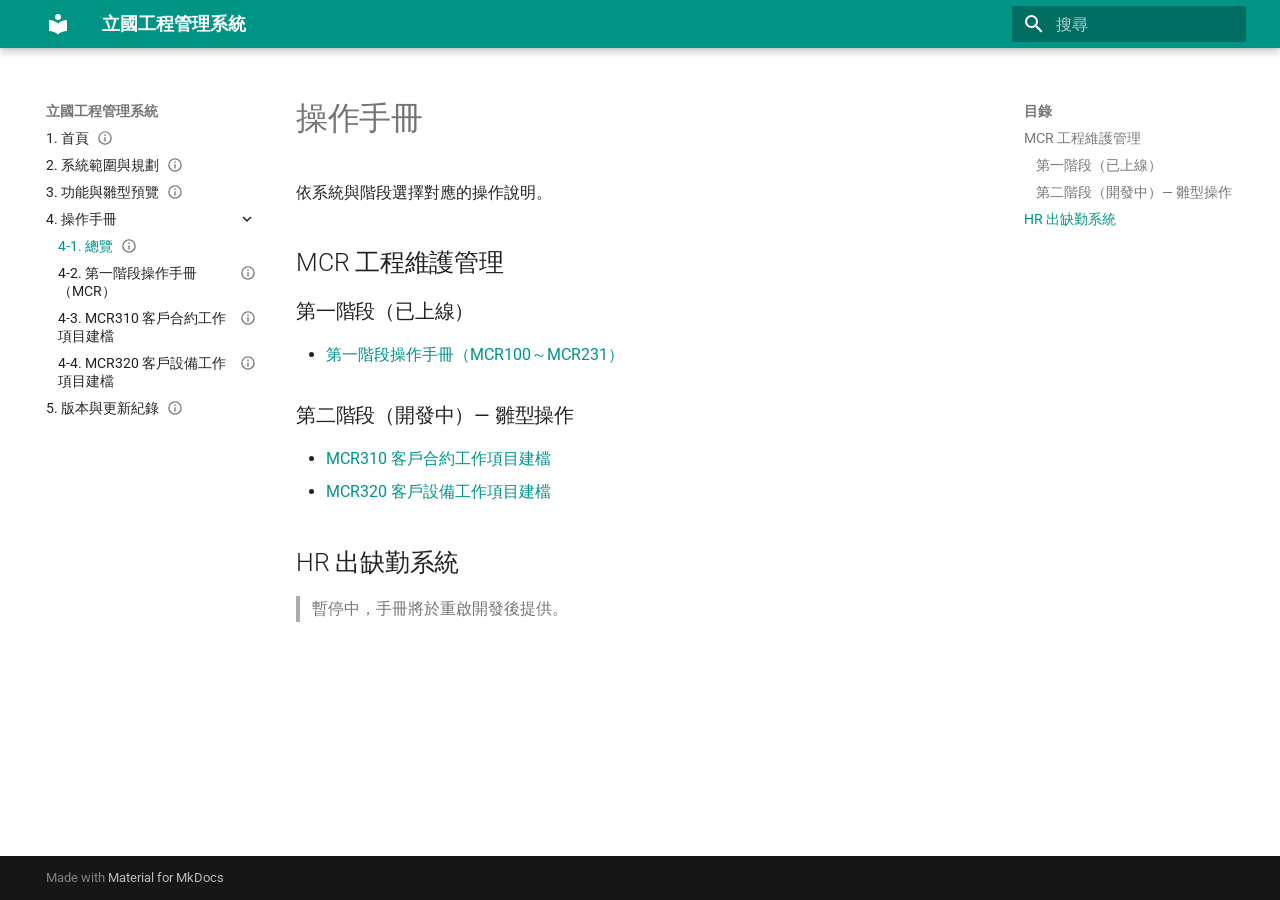
<file: guides/index.html>
<!doctype html>
<html lang="zh-TW" class="no-js">
  <head>
    
      <meta charset="utf-8">
      <meta name="viewport" content="width=device-width,initial-scale=1">
      
      
      
        <link rel="canonical" href="https://SLchinwen.github.io/PJ-Likuo-DB/guides/">
      
      
        <link rel="prev" href="../features/">
      
      
        <link rel="next" href="mcr_phase1/">
      
      
        
      
      
      <link rel="icon" href="../assets/images/favicon.png">
      <meta name="generator" content="mkdocs-1.6.1, mkdocs-material-9.7.4">
    
    
      
        <title>4-1. 總覽 - 立國工程管理系統</title>
      
    
    
      <link rel="stylesheet" href="../assets/stylesheets/main.484c7ddc.min.css">
      
        
        <link rel="stylesheet" href="../assets/stylesheets/palette.ab4e12ef.min.css">
      
      


    
    
      
    
    
      
        
        
        <link rel="preconnect" href="https://fonts.gstatic.com" crossorigin>
        <link rel="stylesheet" href="https://fonts.googleapis.com/css?family=Roboto:300,300i,400,400i,700,700i%7CRoboto+Mono:400,400i,700,700i&display=fallback">
        <style>:root{--md-text-font:"Roboto";--md-code-font:"Roboto Mono"}</style>
      
    
    
    <script>__md_scope=new URL("..",location),__md_hash=e=>[...e].reduce(((e,_)=>(e<<5)-e+_.charCodeAt(0)),0),__md_get=(e,_=localStorage,t=__md_scope)=>JSON.parse(_.getItem(t.pathname+"."+e)),__md_set=(e,_,t=localStorage,a=__md_scope)=>{try{t.setItem(a.pathname+"."+e,JSON.stringify(_))}catch(e){}}</script>
    
      

    
    
  </head>
  
  
    
    
    
    
    
    <body dir="ltr" data-md-color-scheme="default" data-md-color-primary="teal" data-md-color-accent="indigo">
  
    
    <input class="md-toggle" data-md-toggle="drawer" type="checkbox" id="__drawer" autocomplete="off">
    <input class="md-toggle" data-md-toggle="search" type="checkbox" id="__search" autocomplete="off">
    <label class="md-overlay" for="__drawer"></label>
    <div data-md-component="skip">
      
        
        <a href="#_1" class="md-skip">
          跳轉到
        </a>
      
    </div>
    <div data-md-component="announce">
      
    </div>
    
    
      

  

<header class="md-header md-header--shadow" data-md-component="header">
  <nav class="md-header__inner md-grid" aria-label="頁首">
    <a href=".." title="立國工程管理系統" class="md-header__button md-logo" aria-label="立國工程管理系統" data-md-component="logo">
      
  
  <svg xmlns="http://www.w3.org/2000/svg" viewBox="0 0 24 24"><path d="M12 8a3 3 0 0 0 3-3 3 3 0 0 0-3-3 3 3 0 0 0-3 3 3 3 0 0 0 3 3m0 3.54C9.64 9.35 6.5 8 3 8v11c3.5 0 6.64 1.35 9 3.54 2.36-2.19 5.5-3.54 9-3.54V8c-3.5 0-6.64 1.35-9 3.54"/></svg>

    </a>
    <label class="md-header__button md-icon" for="__drawer">
      
      <svg xmlns="http://www.w3.org/2000/svg" viewBox="0 0 24 24"><path d="M3 6h18v2H3zm0 5h18v2H3zm0 5h18v2H3z"/></svg>
    </label>
    <div class="md-header__title" data-md-component="header-title">
      <div class="md-header__ellipsis">
        <div class="md-header__topic">
          <span class="md-ellipsis">
            立國工程管理系統
          </span>
        </div>
        <div class="md-header__topic" data-md-component="header-topic">
          <span class="md-ellipsis">
            
              4-1. 總覽
            
          </span>
        </div>
      </div>
    </div>
    
      
    
    
    
    
      
      
        <label class="md-header__button md-icon" for="__search">
          
          <svg xmlns="http://www.w3.org/2000/svg" viewBox="0 0 24 24"><path d="M9.5 3A6.5 6.5 0 0 1 16 9.5c0 1.61-.59 3.09-1.56 4.23l.27.27h.79l5 5-1.5 1.5-5-5v-.79l-.27-.27A6.52 6.52 0 0 1 9.5 16 6.5 6.5 0 0 1 3 9.5 6.5 6.5 0 0 1 9.5 3m0 2C7 5 5 7 5 9.5S7 14 9.5 14 14 12 14 9.5 12 5 9.5 5"/></svg>
        </label>
        <div class="md-search" data-md-component="search" role="dialog">
  <label class="md-search__overlay" for="__search"></label>
  <div class="md-search__inner" role="search">
    <form class="md-search__form" name="search">
      <input type="text" class="md-search__input" name="query" aria-label="搜尋" placeholder="搜尋" autocapitalize="off" autocorrect="off" autocomplete="off" spellcheck="false" data-md-component="search-query" required>
      <label class="md-search__icon md-icon" for="__search">
        
        <svg xmlns="http://www.w3.org/2000/svg" viewBox="0 0 24 24"><path d="M9.5 3A6.5 6.5 0 0 1 16 9.5c0 1.61-.59 3.09-1.56 4.23l.27.27h.79l5 5-1.5 1.5-5-5v-.79l-.27-.27A6.52 6.52 0 0 1 9.5 16 6.5 6.5 0 0 1 3 9.5 6.5 6.5 0 0 1 9.5 3m0 2C7 5 5 7 5 9.5S7 14 9.5 14 14 12 14 9.5 12 5 9.5 5"/></svg>
        
        <svg xmlns="http://www.w3.org/2000/svg" viewBox="0 0 24 24"><path d="M20 11v2H8l5.5 5.5-1.42 1.42L4.16 12l7.92-7.92L13.5 5.5 8 11z"/></svg>
      </label>
      <nav class="md-search__options" aria-label="搜尋">
        
        <button type="reset" class="md-search__icon md-icon" title="清除" aria-label="清除" tabindex="-1">
          
          <svg xmlns="http://www.w3.org/2000/svg" viewBox="0 0 24 24"><path d="M19 6.41 17.59 5 12 10.59 6.41 5 5 6.41 10.59 12 5 17.59 6.41 19 12 13.41 17.59 19 19 17.59 13.41 12z"/></svg>
        </button>
      </nav>
      
    </form>
    <div class="md-search__output">
      <div class="md-search__scrollwrap" tabindex="0" data-md-scrollfix>
        <div class="md-search-result" data-md-component="search-result">
          <div class="md-search-result__meta">
            正在初始化搜尋引擎
          </div>
          <ol class="md-search-result__list" role="presentation"></ol>
        </div>
      </div>
    </div>
  </div>
</div>
      
    
    
  </nav>
  
</header>
    
    <div class="md-container" data-md-component="container">
      
      
        
          
        
      
      <main class="md-main" data-md-component="main">
        <div class="md-main__inner md-grid">
          
            
              
              <div class="md-sidebar md-sidebar--primary" data-md-component="sidebar" data-md-type="navigation" >
                <div class="md-sidebar__scrollwrap">
                  <div class="md-sidebar__inner">
                    



<nav class="md-nav md-nav--primary" aria-label="導覽列" data-md-level="0">
  <label class="md-nav__title" for="__drawer">
    <a href=".." title="立國工程管理系統" class="md-nav__button md-logo" aria-label="立國工程管理系統" data-md-component="logo">
      
  
  <svg xmlns="http://www.w3.org/2000/svg" viewBox="0 0 24 24"><path d="M12 8a3 3 0 0 0 3-3 3 3 0 0 0-3-3 3 3 0 0 0-3 3 3 3 0 0 0 3 3m0 3.54C9.64 9.35 6.5 8 3 8v11c3.5 0 6.64 1.35 9 3.54 2.36-2.19 5.5-3.54 9-3.54V8c-3.5 0-6.64 1.35-9 3.54"/></svg>

    </a>
    立國工程管理系統
  </label>
  
  <ul class="md-nav__list" data-md-scrollfix>
    
      
      
  
  
  
  
    <li class="md-nav__item">
      <a href=".." class="md-nav__link">
        
  
  
  <span class="md-ellipsis">
    
  
    1. 首頁
  

    
  </span>
  
  
    
  
  
    <span class="md-status md-status--active"></span>
  

  

      </a>
    </li>
  

    
      
      
  
  
  
  
    <li class="md-nav__item">
      <a href="../scope/" class="md-nav__link">
        
  
  
  <span class="md-ellipsis">
    
  
    2. 系統範圍與規劃
  

    
  </span>
  
  
    
  
  
    <span class="md-status md-status--active"></span>
  

  

      </a>
    </li>
  

    
      
      
  
  
  
  
    <li class="md-nav__item">
      <a href="../features/" class="md-nav__link">
        
  
  
  <span class="md-ellipsis">
    
  
    3. 功能與雛型預覽
  

    
  </span>
  
  
    
  
  
    <span class="md-status md-status--active"></span>
  

  

      </a>
    </li>
  

    
      
      
  
  
    
  
  
  
    
    
    
    
    
    <li class="md-nav__item md-nav__item--active md-nav__item--nested">
      
        
        
        <input class="md-nav__toggle md-toggle " type="checkbox" id="__nav_4" checked>
        
          
          <label class="md-nav__link" for="__nav_4" id="__nav_4_label" tabindex="0">
            
  
  
  <span class="md-ellipsis">
    
  
    4. 操作手冊
  

    
  </span>
  
  

            <span class="md-nav__icon md-icon"></span>
          </label>
        
        <nav class="md-nav" data-md-level="1" aria-labelledby="__nav_4_label" aria-expanded="true">
          <label class="md-nav__title" for="__nav_4">
            <span class="md-nav__icon md-icon"></span>
            
  
    4. 操作手冊
  

          </label>
          <ul class="md-nav__list" data-md-scrollfix>
            
              
                
  
  
    
  
  
  
    <li class="md-nav__item md-nav__item--active">
      
      <input class="md-nav__toggle md-toggle" type="checkbox" id="__toc">
      
      
        
      
      
        <label class="md-nav__link md-nav__link--active" for="__toc">
          
  
  
  <span class="md-ellipsis">
    
  
    4-1. 總覽
  

    
  </span>
  
  
    
  
  
    <span class="md-status md-status--active"></span>
  

  

          <span class="md-nav__icon md-icon"></span>
        </label>
      
      <a href="./" class="md-nav__link md-nav__link--active">
        
  
  
  <span class="md-ellipsis">
    
  
    4-1. 總覽
  

    
  </span>
  
  
    
  
  
    <span class="md-status md-status--active"></span>
  

  

      </a>
      
        

<nav class="md-nav md-nav--secondary" aria-label="目錄">
  
  
  
    
  
  
    <label class="md-nav__title" for="__toc">
      <span class="md-nav__icon md-icon"></span>
      目錄
    </label>
    <ul class="md-nav__list" data-md-component="toc" data-md-scrollfix>
      
        <li class="md-nav__item">
  <a href="#mcr" class="md-nav__link">
    <span class="md-ellipsis">
      
        MCR 工程維護管理
      
    </span>
  </a>
  
    <nav class="md-nav" aria-label="MCR 工程維護管理">
      <ul class="md-nav__list">
        
          <li class="md-nav__item">
  <a href="#_2" class="md-nav__link">
    <span class="md-ellipsis">
      
        第一階段（已上線）
      
    </span>
  </a>
  
</li>
        
          <li class="md-nav__item">
  <a href="#_3" class="md-nav__link">
    <span class="md-ellipsis">
      
        第二階段（開發中）— 雛型操作
      
    </span>
  </a>
  
</li>
        
      </ul>
    </nav>
  
</li>
      
        <li class="md-nav__item">
  <a href="#hr" class="md-nav__link">
    <span class="md-ellipsis">
      
        HR 出缺勤系統
      
    </span>
  </a>
  
</li>
      
    </ul>
  
</nav>
      
    </li>
  

              
            
              
                
  
  
  
  
    <li class="md-nav__item">
      <a href="mcr_phase1/" class="md-nav__link">
        
  
  
  <span class="md-ellipsis">
    
  
    4-2. 第一階段操作手冊（MCR）
  

    
  </span>
  
  
    
  
  
    <span class="md-status md-status--active"></span>
  

  

      </a>
    </li>
  

              
            
              
                
  
  
  
  
    <li class="md-nav__item">
      <a href="prototype_MCR310/" class="md-nav__link">
        
  
  
  <span class="md-ellipsis">
    
  
    4-3. MCR310 客戶合約工作項目建檔
  

    
  </span>
  
  
    
  
  
    <span class="md-status md-status--active"></span>
  

  

      </a>
    </li>
  

              
            
              
                
  
  
  
  
    <li class="md-nav__item">
      <a href="prototype_MCR320/" class="md-nav__link">
        
  
  
  <span class="md-ellipsis">
    
  
    4-4. MCR320 客戶設備工作項目建檔
  

    
  </span>
  
  
    
  
  
    <span class="md-status md-status--active"></span>
  

  

      </a>
    </li>
  

              
            
          </ul>
        </nav>
      
    </li>
  

    
      
      
  
  
  
  
    <li class="md-nav__item">
      <a href="../changelog/" class="md-nav__link">
        
  
  
  <span class="md-ellipsis">
    
  
    5. 版本與更新紀錄
  

    
  </span>
  
  
    
  
  
    <span class="md-status md-status--active"></span>
  

  

      </a>
    </li>
  

    
  </ul>
</nav>
                  </div>
                </div>
              </div>
            
            
              
              <div class="md-sidebar md-sidebar--secondary" data-md-component="sidebar" data-md-type="toc" >
                <div class="md-sidebar__scrollwrap">
                  <div class="md-sidebar__inner">
                    

<nav class="md-nav md-nav--secondary" aria-label="目錄">
  
  
  
    
  
  
    <label class="md-nav__title" for="__toc">
      <span class="md-nav__icon md-icon"></span>
      目錄
    </label>
    <ul class="md-nav__list" data-md-component="toc" data-md-scrollfix>
      
        <li class="md-nav__item">
  <a href="#mcr" class="md-nav__link">
    <span class="md-ellipsis">
      
        MCR 工程維護管理
      
    </span>
  </a>
  
    <nav class="md-nav" aria-label="MCR 工程維護管理">
      <ul class="md-nav__list">
        
          <li class="md-nav__item">
  <a href="#_2" class="md-nav__link">
    <span class="md-ellipsis">
      
        第一階段（已上線）
      
    </span>
  </a>
  
</li>
        
          <li class="md-nav__item">
  <a href="#_3" class="md-nav__link">
    <span class="md-ellipsis">
      
        第二階段（開發中）— 雛型操作
      
    </span>
  </a>
  
</li>
        
      </ul>
    </nav>
  
</li>
      
        <li class="md-nav__item">
  <a href="#hr" class="md-nav__link">
    <span class="md-ellipsis">
      
        HR 出缺勤系統
      
    </span>
  </a>
  
</li>
      
    </ul>
  
</nav>
                  </div>
                </div>
              </div>
            
          
          
            <div class="md-content" data-md-component="content">
              
              <article class="md-content__inner md-typeset">
                
                  



<h1 id="_1">操作手冊</h1>
<p>依系統與階段選擇對應的操作說明。</p>
<h2 id="mcr">MCR 工程維護管理</h2>
<h3 id="_2">第一階段（已上線）</h3>
<ul>
<li><a href="mcr_phase1/">第一階段操作手冊（MCR100～MCR231）</a></li>
</ul>
<h3 id="_3">第二階段（開發中）— 雛型操作</h3>
<ul>
<li><a href="prototype_MCR310/">MCR310 客戶合約工作項目建檔</a></li>
<li><a href="prototype_MCR320/">MCR320 客戶設備工作項目建檔</a></li>
</ul>
<h2 id="hr">HR 出缺勤系統</h2>
<blockquote>
<p>暫停中，手冊將於重啟開發後提供。</p>
</blockquote>







  
  






                
              </article>
            </div>
          
          
<script>var target=document.getElementById(location.hash.slice(1));target&&target.name&&(target.checked=target.name.startsWith("__tabbed_"))</script>
        </div>
        
          <button type="button" class="md-top md-icon" data-md-component="top" hidden>
  
  <svg xmlns="http://www.w3.org/2000/svg" viewBox="0 0 24 24"><path d="M13 20h-2V8l-5.5 5.5-1.42-1.42L12 4.16l7.92 7.92-1.42 1.42L13 8z"/></svg>
  回到頂端
</button>
        
      </main>
      
        <footer class="md-footer">
  
  <div class="md-footer-meta md-typeset">
    <div class="md-footer-meta__inner md-grid">
      <div class="md-copyright">
  
  
    Made with
    <a href="https://squidfunk.github.io/mkdocs-material/" target="_blank" rel="noopener">
      Material for MkDocs
    </a>
  
</div>
      
    </div>
  </div>
</footer>
      
    </div>
    <div class="md-dialog" data-md-component="dialog">
      <div class="md-dialog__inner md-typeset"></div>
    </div>
    
    
    
      
      
      <script id="__config" type="application/json">{"annotate": null, "base": "..", "features": ["navigation.expand", "navigation.top"], "search": "../assets/javascripts/workers/search.2c215733.min.js", "tags": null, "translations": {"clipboard.copied": "\u5df2\u8907\u88fd", "clipboard.copy": "\u8907\u88fd", "search.result.more.one": "\u6b64\u9801\u5c1a\u6709 1 \u500b\u7b26\u5408\u7684\u9805\u76ee", "search.result.more.other": "\u6b64\u9801\u5c1a\u6709 # \u500b\u7b26\u5408\u7684\u9805\u76ee", "search.result.none": "\u6c92\u6709\u7b26\u5408\u7684\u9805\u76ee", "search.result.one": "\u627e\u5230 1 \u500b\u7b26\u5408\u7684\u9805\u76ee", "search.result.other": "\u627e\u5230 # \u500b\u7b26\u5408\u7684\u9805\u76ee", "search.result.placeholder": "\u6253\u5b57\u9032\u884c\u641c\u5c0b", "search.result.term.missing": "\u7f3a\u5c11\u5b57\u8a5e", "select.version": "\u9078\u64c7\u7248\u672c"}, "version": null}</script>
    
    
      <script src="../assets/javascripts/bundle.79ae519e.min.js"></script>
      
    
  </body>
</html>
</file>
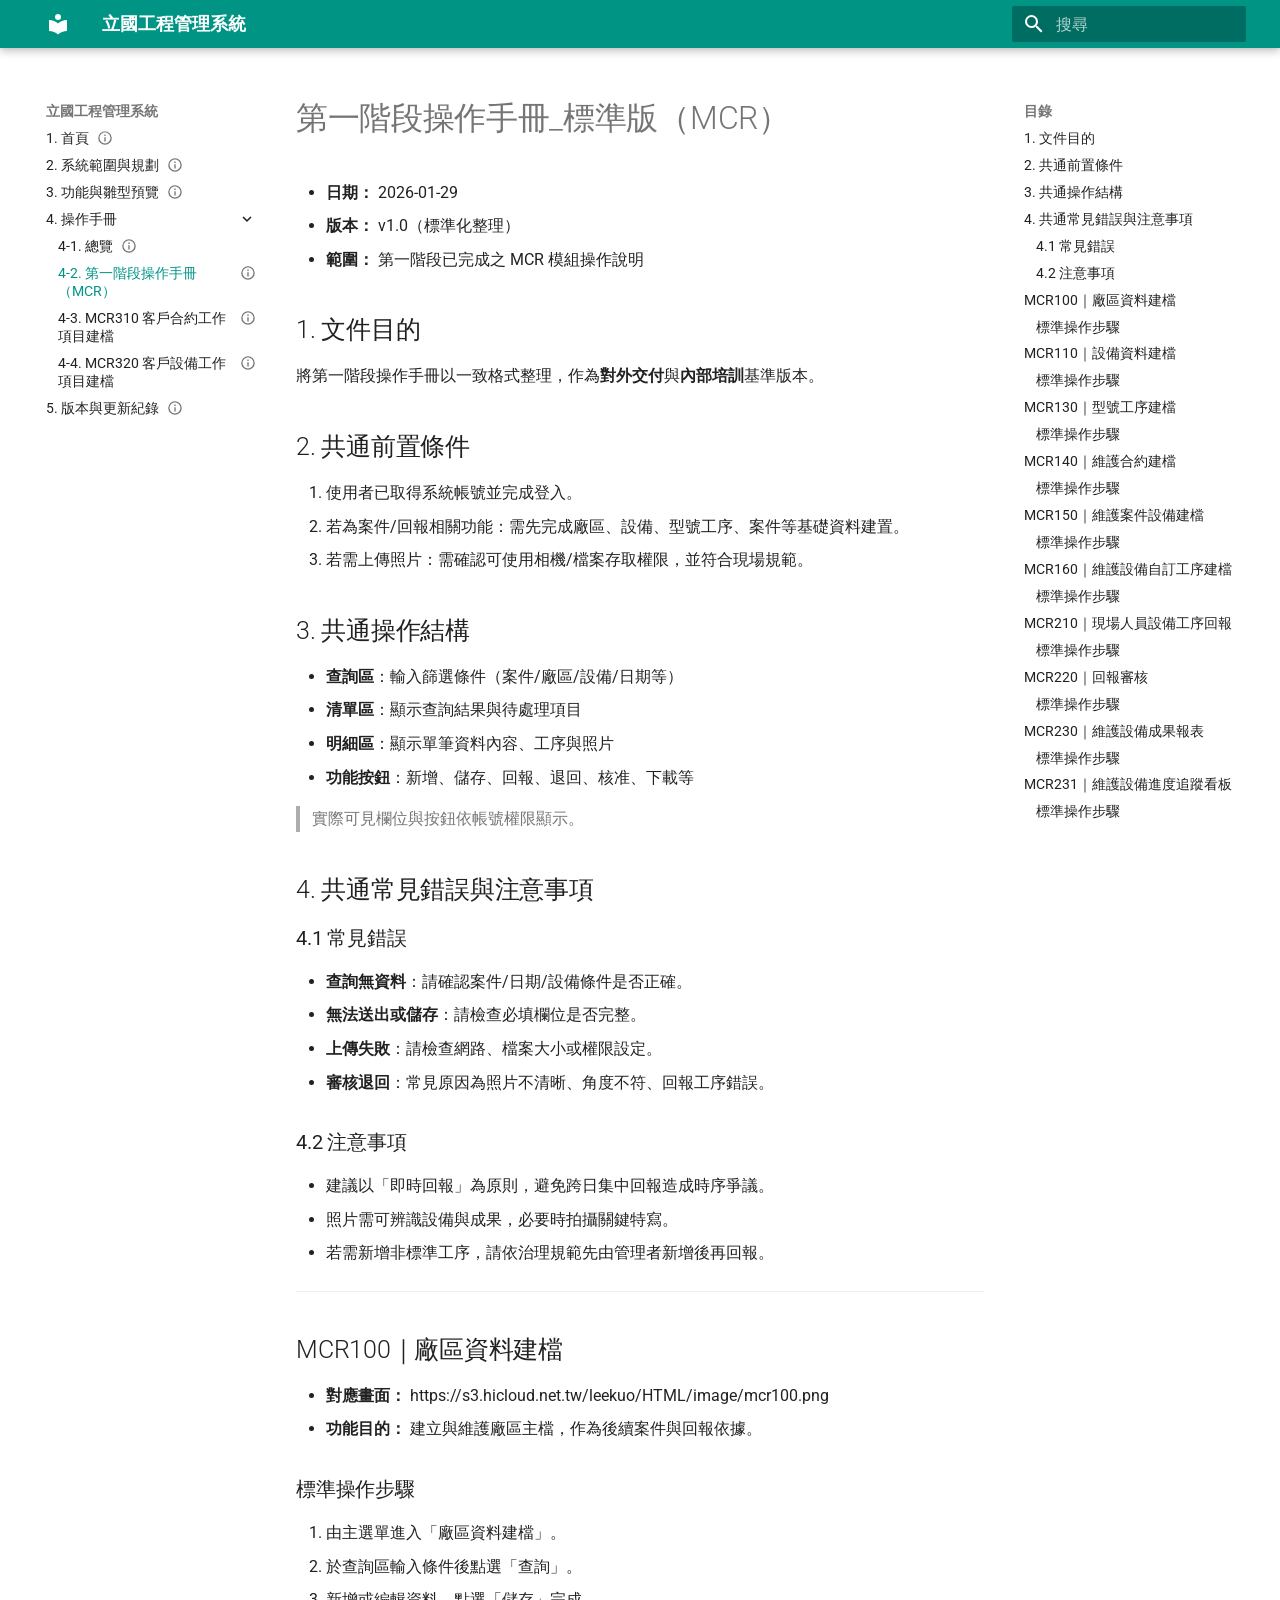
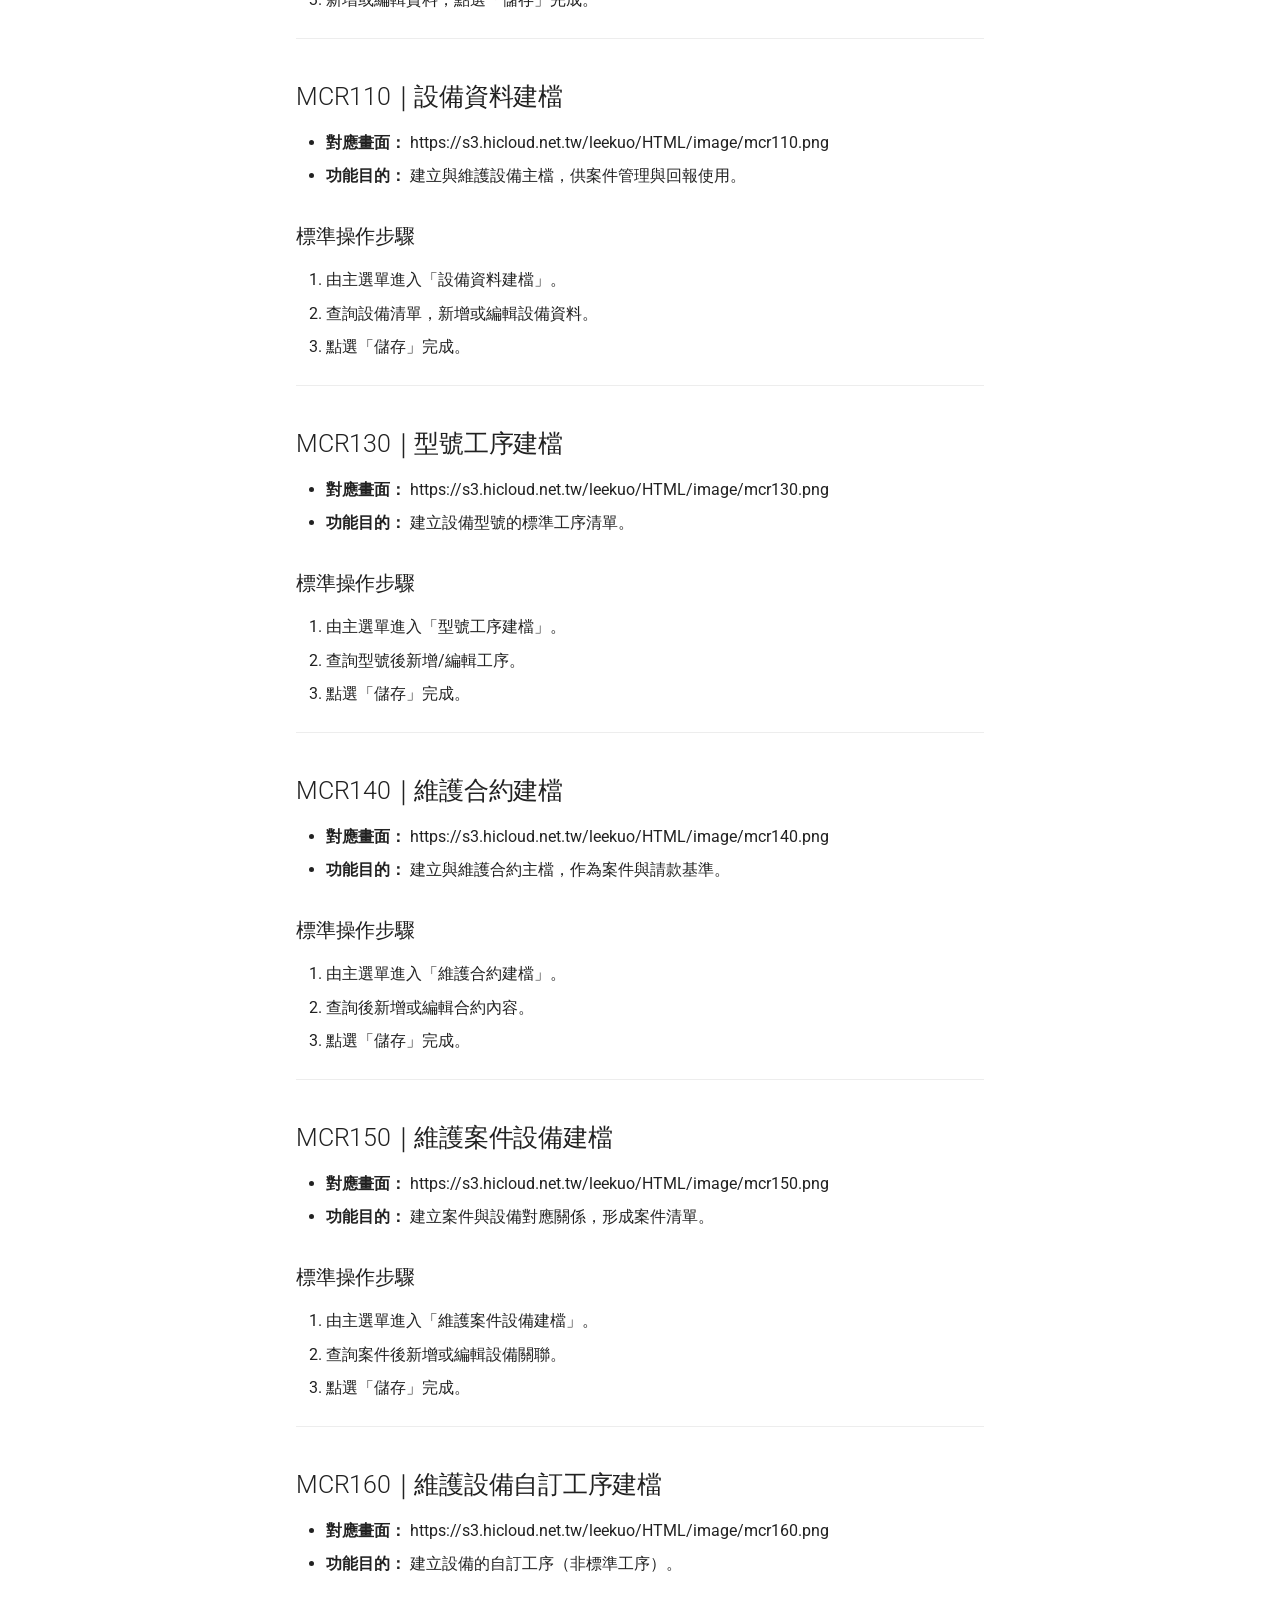
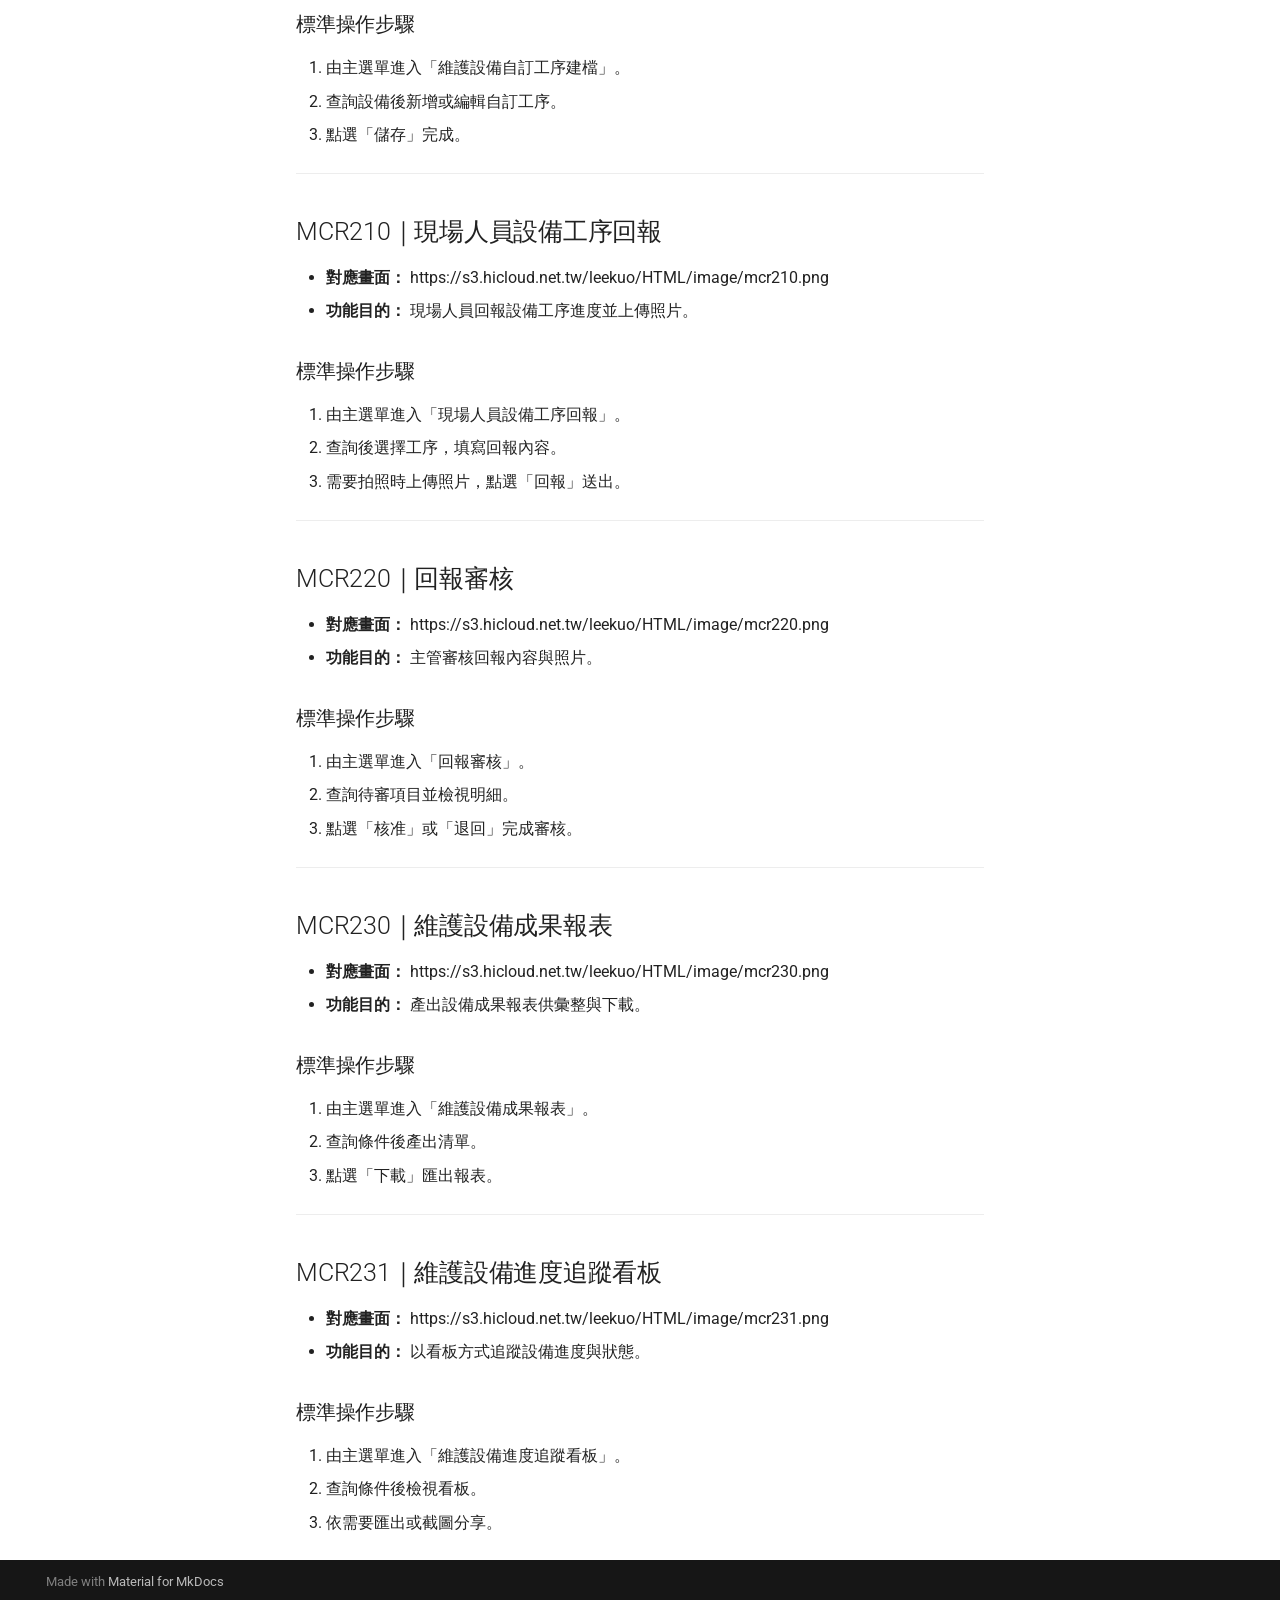
<file: guides/mcr_phase1/index.html>
<!doctype html>
<html lang="zh-TW" class="no-js">
  <head>
    
      <meta charset="utf-8">
      <meta name="viewport" content="width=device-width,initial-scale=1">
      
      
      
        <link rel="canonical" href="https://SLchinwen.github.io/PJ-Likuo-DB/guides/mcr_phase1/">
      
      
        <link rel="prev" href="../">
      
      
        <link rel="next" href="../prototype_MCR310/">
      
      
        
      
      
      <link rel="icon" href="../../assets/images/favicon.png">
      <meta name="generator" content="mkdocs-1.6.1, mkdocs-material-9.7.4">
    
    
      
        <title>4-2. 第一階段操作手冊（MCR） - 立國工程管理系統</title>
      
    
    
      <link rel="stylesheet" href="../../assets/stylesheets/main.484c7ddc.min.css">
      
        
        <link rel="stylesheet" href="../../assets/stylesheets/palette.ab4e12ef.min.css">
      
      


    
    
      
    
    
      
        
        
        <link rel="preconnect" href="https://fonts.gstatic.com" crossorigin>
        <link rel="stylesheet" href="https://fonts.googleapis.com/css?family=Roboto:300,300i,400,400i,700,700i%7CRoboto+Mono:400,400i,700,700i&display=fallback">
        <style>:root{--md-text-font:"Roboto";--md-code-font:"Roboto Mono"}</style>
      
    
    
    <script>__md_scope=new URL("../..",location),__md_hash=e=>[...e].reduce(((e,_)=>(e<<5)-e+_.charCodeAt(0)),0),__md_get=(e,_=localStorage,t=__md_scope)=>JSON.parse(_.getItem(t.pathname+"."+e)),__md_set=(e,_,t=localStorage,a=__md_scope)=>{try{t.setItem(a.pathname+"."+e,JSON.stringify(_))}catch(e){}}</script>
    
      

    
    
  </head>
  
  
    
    
    
    
    
    <body dir="ltr" data-md-color-scheme="default" data-md-color-primary="teal" data-md-color-accent="indigo">
  
    
    <input class="md-toggle" data-md-toggle="drawer" type="checkbox" id="__drawer" autocomplete="off">
    <input class="md-toggle" data-md-toggle="search" type="checkbox" id="__search" autocomplete="off">
    <label class="md-overlay" for="__drawer"></label>
    <div data-md-component="skip">
      
        
        <a href="#_mcr" class="md-skip">
          跳轉到
        </a>
      
    </div>
    <div data-md-component="announce">
      
    </div>
    
    
      

  

<header class="md-header md-header--shadow" data-md-component="header">
  <nav class="md-header__inner md-grid" aria-label="頁首">
    <a href="../.." title="立國工程管理系統" class="md-header__button md-logo" aria-label="立國工程管理系統" data-md-component="logo">
      
  
  <svg xmlns="http://www.w3.org/2000/svg" viewBox="0 0 24 24"><path d="M12 8a3 3 0 0 0 3-3 3 3 0 0 0-3-3 3 3 0 0 0-3 3 3 3 0 0 0 3 3m0 3.54C9.64 9.35 6.5 8 3 8v11c3.5 0 6.64 1.35 9 3.54 2.36-2.19 5.5-3.54 9-3.54V8c-3.5 0-6.64 1.35-9 3.54"/></svg>

    </a>
    <label class="md-header__button md-icon" for="__drawer">
      
      <svg xmlns="http://www.w3.org/2000/svg" viewBox="0 0 24 24"><path d="M3 6h18v2H3zm0 5h18v2H3zm0 5h18v2H3z"/></svg>
    </label>
    <div class="md-header__title" data-md-component="header-title">
      <div class="md-header__ellipsis">
        <div class="md-header__topic">
          <span class="md-ellipsis">
            立國工程管理系統
          </span>
        </div>
        <div class="md-header__topic" data-md-component="header-topic">
          <span class="md-ellipsis">
            
              4-2. 第一階段操作手冊（MCR）
            
          </span>
        </div>
      </div>
    </div>
    
      
    
    
    
    
      
      
        <label class="md-header__button md-icon" for="__search">
          
          <svg xmlns="http://www.w3.org/2000/svg" viewBox="0 0 24 24"><path d="M9.5 3A6.5 6.5 0 0 1 16 9.5c0 1.61-.59 3.09-1.56 4.23l.27.27h.79l5 5-1.5 1.5-5-5v-.79l-.27-.27A6.52 6.52 0 0 1 9.5 16 6.5 6.5 0 0 1 3 9.5 6.5 6.5 0 0 1 9.5 3m0 2C7 5 5 7 5 9.5S7 14 9.5 14 14 12 14 9.5 12 5 9.5 5"/></svg>
        </label>
        <div class="md-search" data-md-component="search" role="dialog">
  <label class="md-search__overlay" for="__search"></label>
  <div class="md-search__inner" role="search">
    <form class="md-search__form" name="search">
      <input type="text" class="md-search__input" name="query" aria-label="搜尋" placeholder="搜尋" autocapitalize="off" autocorrect="off" autocomplete="off" spellcheck="false" data-md-component="search-query" required>
      <label class="md-search__icon md-icon" for="__search">
        
        <svg xmlns="http://www.w3.org/2000/svg" viewBox="0 0 24 24"><path d="M9.5 3A6.5 6.5 0 0 1 16 9.5c0 1.61-.59 3.09-1.56 4.23l.27.27h.79l5 5-1.5 1.5-5-5v-.79l-.27-.27A6.52 6.52 0 0 1 9.5 16 6.5 6.5 0 0 1 3 9.5 6.5 6.5 0 0 1 9.5 3m0 2C7 5 5 7 5 9.5S7 14 9.5 14 14 12 14 9.5 12 5 9.5 5"/></svg>
        
        <svg xmlns="http://www.w3.org/2000/svg" viewBox="0 0 24 24"><path d="M20 11v2H8l5.5 5.5-1.42 1.42L4.16 12l7.92-7.92L13.5 5.5 8 11z"/></svg>
      </label>
      <nav class="md-search__options" aria-label="搜尋">
        
        <button type="reset" class="md-search__icon md-icon" title="清除" aria-label="清除" tabindex="-1">
          
          <svg xmlns="http://www.w3.org/2000/svg" viewBox="0 0 24 24"><path d="M19 6.41 17.59 5 12 10.59 6.41 5 5 6.41 10.59 12 5 17.59 6.41 19 12 13.41 17.59 19 19 17.59 13.41 12z"/></svg>
        </button>
      </nav>
      
    </form>
    <div class="md-search__output">
      <div class="md-search__scrollwrap" tabindex="0" data-md-scrollfix>
        <div class="md-search-result" data-md-component="search-result">
          <div class="md-search-result__meta">
            正在初始化搜尋引擎
          </div>
          <ol class="md-search-result__list" role="presentation"></ol>
        </div>
      </div>
    </div>
  </div>
</div>
      
    
    
  </nav>
  
</header>
    
    <div class="md-container" data-md-component="container">
      
      
        
          
        
      
      <main class="md-main" data-md-component="main">
        <div class="md-main__inner md-grid">
          
            
              
              <div class="md-sidebar md-sidebar--primary" data-md-component="sidebar" data-md-type="navigation" >
                <div class="md-sidebar__scrollwrap">
                  <div class="md-sidebar__inner">
                    



<nav class="md-nav md-nav--primary" aria-label="導覽列" data-md-level="0">
  <label class="md-nav__title" for="__drawer">
    <a href="../.." title="立國工程管理系統" class="md-nav__button md-logo" aria-label="立國工程管理系統" data-md-component="logo">
      
  
  <svg xmlns="http://www.w3.org/2000/svg" viewBox="0 0 24 24"><path d="M12 8a3 3 0 0 0 3-3 3 3 0 0 0-3-3 3 3 0 0 0-3 3 3 3 0 0 0 3 3m0 3.54C9.64 9.35 6.5 8 3 8v11c3.5 0 6.64 1.35 9 3.54 2.36-2.19 5.5-3.54 9-3.54V8c-3.5 0-6.64 1.35-9 3.54"/></svg>

    </a>
    立國工程管理系統
  </label>
  
  <ul class="md-nav__list" data-md-scrollfix>
    
      
      
  
  
  
  
    <li class="md-nav__item">
      <a href="../.." class="md-nav__link">
        
  
  
  <span class="md-ellipsis">
    
  
    1. 首頁
  

    
  </span>
  
  
    
  
  
    <span class="md-status md-status--active"></span>
  

  

      </a>
    </li>
  

    
      
      
  
  
  
  
    <li class="md-nav__item">
      <a href="../../scope/" class="md-nav__link">
        
  
  
  <span class="md-ellipsis">
    
  
    2. 系統範圍與規劃
  

    
  </span>
  
  
    
  
  
    <span class="md-status md-status--active"></span>
  

  

      </a>
    </li>
  

    
      
      
  
  
  
  
    <li class="md-nav__item">
      <a href="../../features/" class="md-nav__link">
        
  
  
  <span class="md-ellipsis">
    
  
    3. 功能與雛型預覽
  

    
  </span>
  
  
    
  
  
    <span class="md-status md-status--active"></span>
  

  

      </a>
    </li>
  

    
      
      
  
  
    
  
  
  
    
    
    
    
    
    <li class="md-nav__item md-nav__item--active md-nav__item--nested">
      
        
        
        <input class="md-nav__toggle md-toggle " type="checkbox" id="__nav_4" checked>
        
          
          <label class="md-nav__link" for="__nav_4" id="__nav_4_label" tabindex="0">
            
  
  
  <span class="md-ellipsis">
    
  
    4. 操作手冊
  

    
  </span>
  
  

            <span class="md-nav__icon md-icon"></span>
          </label>
        
        <nav class="md-nav" data-md-level="1" aria-labelledby="__nav_4_label" aria-expanded="true">
          <label class="md-nav__title" for="__nav_4">
            <span class="md-nav__icon md-icon"></span>
            
  
    4. 操作手冊
  

          </label>
          <ul class="md-nav__list" data-md-scrollfix>
            
              
                
  
  
  
  
    <li class="md-nav__item">
      <a href="../" class="md-nav__link">
        
  
  
  <span class="md-ellipsis">
    
  
    4-1. 總覽
  

    
  </span>
  
  
    
  
  
    <span class="md-status md-status--active"></span>
  

  

      </a>
    </li>
  

              
            
              
                
  
  
    
  
  
  
    <li class="md-nav__item md-nav__item--active">
      
      <input class="md-nav__toggle md-toggle" type="checkbox" id="__toc">
      
      
        
      
      
        <label class="md-nav__link md-nav__link--active" for="__toc">
          
  
  
  <span class="md-ellipsis">
    
  
    4-2. 第一階段操作手冊（MCR）
  

    
  </span>
  
  
    
  
  
    <span class="md-status md-status--active"></span>
  

  

          <span class="md-nav__icon md-icon"></span>
        </label>
      
      <a href="./" class="md-nav__link md-nav__link--active">
        
  
  
  <span class="md-ellipsis">
    
  
    4-2. 第一階段操作手冊（MCR）
  

    
  </span>
  
  
    
  
  
    <span class="md-status md-status--active"></span>
  

  

      </a>
      
        

<nav class="md-nav md-nav--secondary" aria-label="目錄">
  
  
  
    
  
  
    <label class="md-nav__title" for="__toc">
      <span class="md-nav__icon md-icon"></span>
      目錄
    </label>
    <ul class="md-nav__list" data-md-component="toc" data-md-scrollfix>
      
        <li class="md-nav__item">
  <a href="#1" class="md-nav__link">
    <span class="md-ellipsis">
      
        1. 文件目的
      
    </span>
  </a>
  
</li>
      
        <li class="md-nav__item">
  <a href="#2" class="md-nav__link">
    <span class="md-ellipsis">
      
        2. 共通前置條件
      
    </span>
  </a>
  
</li>
      
        <li class="md-nav__item">
  <a href="#3" class="md-nav__link">
    <span class="md-ellipsis">
      
        3. 共通操作結構
      
    </span>
  </a>
  
</li>
      
        <li class="md-nav__item">
  <a href="#4" class="md-nav__link">
    <span class="md-ellipsis">
      
        4. 共通常見錯誤與注意事項
      
    </span>
  </a>
  
    <nav class="md-nav" aria-label="4. 共通常見錯誤與注意事項">
      <ul class="md-nav__list">
        
          <li class="md-nav__item">
  <a href="#41" class="md-nav__link">
    <span class="md-ellipsis">
      
        4.1 常見錯誤
      
    </span>
  </a>
  
</li>
        
          <li class="md-nav__item">
  <a href="#42" class="md-nav__link">
    <span class="md-ellipsis">
      
        4.2 注意事項
      
    </span>
  </a>
  
</li>
        
      </ul>
    </nav>
  
</li>
      
        <li class="md-nav__item">
  <a href="#mcr100" class="md-nav__link">
    <span class="md-ellipsis">
      
        MCR100｜廠區資料建檔
      
    </span>
  </a>
  
    <nav class="md-nav" aria-label="MCR100｜廠區資料建檔">
      <ul class="md-nav__list">
        
          <li class="md-nav__item">
  <a href="#_1" class="md-nav__link">
    <span class="md-ellipsis">
      
        標準操作步驟
      
    </span>
  </a>
  
</li>
        
      </ul>
    </nav>
  
</li>
      
        <li class="md-nav__item">
  <a href="#mcr110" class="md-nav__link">
    <span class="md-ellipsis">
      
        MCR110｜設備資料建檔
      
    </span>
  </a>
  
    <nav class="md-nav" aria-label="MCR110｜設備資料建檔">
      <ul class="md-nav__list">
        
          <li class="md-nav__item">
  <a href="#_2" class="md-nav__link">
    <span class="md-ellipsis">
      
        標準操作步驟
      
    </span>
  </a>
  
</li>
        
      </ul>
    </nav>
  
</li>
      
        <li class="md-nav__item">
  <a href="#mcr130" class="md-nav__link">
    <span class="md-ellipsis">
      
        MCR130｜型號工序建檔
      
    </span>
  </a>
  
    <nav class="md-nav" aria-label="MCR130｜型號工序建檔">
      <ul class="md-nav__list">
        
          <li class="md-nav__item">
  <a href="#_3" class="md-nav__link">
    <span class="md-ellipsis">
      
        標準操作步驟
      
    </span>
  </a>
  
</li>
        
      </ul>
    </nav>
  
</li>
      
        <li class="md-nav__item">
  <a href="#mcr140" class="md-nav__link">
    <span class="md-ellipsis">
      
        MCR140｜維護合約建檔
      
    </span>
  </a>
  
    <nav class="md-nav" aria-label="MCR140｜維護合約建檔">
      <ul class="md-nav__list">
        
          <li class="md-nav__item">
  <a href="#_4" class="md-nav__link">
    <span class="md-ellipsis">
      
        標準操作步驟
      
    </span>
  </a>
  
</li>
        
      </ul>
    </nav>
  
</li>
      
        <li class="md-nav__item">
  <a href="#mcr150" class="md-nav__link">
    <span class="md-ellipsis">
      
        MCR150｜維護案件設備建檔
      
    </span>
  </a>
  
    <nav class="md-nav" aria-label="MCR150｜維護案件設備建檔">
      <ul class="md-nav__list">
        
          <li class="md-nav__item">
  <a href="#_5" class="md-nav__link">
    <span class="md-ellipsis">
      
        標準操作步驟
      
    </span>
  </a>
  
</li>
        
      </ul>
    </nav>
  
</li>
      
        <li class="md-nav__item">
  <a href="#mcr160" class="md-nav__link">
    <span class="md-ellipsis">
      
        MCR160｜維護設備自訂工序建檔
      
    </span>
  </a>
  
    <nav class="md-nav" aria-label="MCR160｜維護設備自訂工序建檔">
      <ul class="md-nav__list">
        
          <li class="md-nav__item">
  <a href="#_6" class="md-nav__link">
    <span class="md-ellipsis">
      
        標準操作步驟
      
    </span>
  </a>
  
</li>
        
      </ul>
    </nav>
  
</li>
      
        <li class="md-nav__item">
  <a href="#mcr210" class="md-nav__link">
    <span class="md-ellipsis">
      
        MCR210｜現場人員設備工序回報
      
    </span>
  </a>
  
    <nav class="md-nav" aria-label="MCR210｜現場人員設備工序回報">
      <ul class="md-nav__list">
        
          <li class="md-nav__item">
  <a href="#_7" class="md-nav__link">
    <span class="md-ellipsis">
      
        標準操作步驟
      
    </span>
  </a>
  
</li>
        
      </ul>
    </nav>
  
</li>
      
        <li class="md-nav__item">
  <a href="#mcr220" class="md-nav__link">
    <span class="md-ellipsis">
      
        MCR220｜回報審核
      
    </span>
  </a>
  
    <nav class="md-nav" aria-label="MCR220｜回報審核">
      <ul class="md-nav__list">
        
          <li class="md-nav__item">
  <a href="#_8" class="md-nav__link">
    <span class="md-ellipsis">
      
        標準操作步驟
      
    </span>
  </a>
  
</li>
        
      </ul>
    </nav>
  
</li>
      
        <li class="md-nav__item">
  <a href="#mcr230" class="md-nav__link">
    <span class="md-ellipsis">
      
        MCR230｜維護設備成果報表
      
    </span>
  </a>
  
    <nav class="md-nav" aria-label="MCR230｜維護設備成果報表">
      <ul class="md-nav__list">
        
          <li class="md-nav__item">
  <a href="#_9" class="md-nav__link">
    <span class="md-ellipsis">
      
        標準操作步驟
      
    </span>
  </a>
  
</li>
        
      </ul>
    </nav>
  
</li>
      
        <li class="md-nav__item">
  <a href="#mcr231" class="md-nav__link">
    <span class="md-ellipsis">
      
        MCR231｜維護設備進度追蹤看板
      
    </span>
  </a>
  
    <nav class="md-nav" aria-label="MCR231｜維護設備進度追蹤看板">
      <ul class="md-nav__list">
        
          <li class="md-nav__item">
  <a href="#_10" class="md-nav__link">
    <span class="md-ellipsis">
      
        標準操作步驟
      
    </span>
  </a>
  
</li>
        
      </ul>
    </nav>
  
</li>
      
    </ul>
  
</nav>
      
    </li>
  

              
            
              
                
  
  
  
  
    <li class="md-nav__item">
      <a href="../prototype_MCR310/" class="md-nav__link">
        
  
  
  <span class="md-ellipsis">
    
  
    4-3. MCR310 客戶合約工作項目建檔
  

    
  </span>
  
  
    
  
  
    <span class="md-status md-status--active"></span>
  

  

      </a>
    </li>
  

              
            
              
                
  
  
  
  
    <li class="md-nav__item">
      <a href="../prototype_MCR320/" class="md-nav__link">
        
  
  
  <span class="md-ellipsis">
    
  
    4-4. MCR320 客戶設備工作項目建檔
  

    
  </span>
  
  
    
  
  
    <span class="md-status md-status--active"></span>
  

  

      </a>
    </li>
  

              
            
          </ul>
        </nav>
      
    </li>
  

    
      
      
  
  
  
  
    <li class="md-nav__item">
      <a href="../../changelog/" class="md-nav__link">
        
  
  
  <span class="md-ellipsis">
    
  
    5. 版本與更新紀錄
  

    
  </span>
  
  
    
  
  
    <span class="md-status md-status--active"></span>
  

  

      </a>
    </li>
  

    
  </ul>
</nav>
                  </div>
                </div>
              </div>
            
            
              
              <div class="md-sidebar md-sidebar--secondary" data-md-component="sidebar" data-md-type="toc" >
                <div class="md-sidebar__scrollwrap">
                  <div class="md-sidebar__inner">
                    

<nav class="md-nav md-nav--secondary" aria-label="目錄">
  
  
  
    
  
  
    <label class="md-nav__title" for="__toc">
      <span class="md-nav__icon md-icon"></span>
      目錄
    </label>
    <ul class="md-nav__list" data-md-component="toc" data-md-scrollfix>
      
        <li class="md-nav__item">
  <a href="#1" class="md-nav__link">
    <span class="md-ellipsis">
      
        1. 文件目的
      
    </span>
  </a>
  
</li>
      
        <li class="md-nav__item">
  <a href="#2" class="md-nav__link">
    <span class="md-ellipsis">
      
        2. 共通前置條件
      
    </span>
  </a>
  
</li>
      
        <li class="md-nav__item">
  <a href="#3" class="md-nav__link">
    <span class="md-ellipsis">
      
        3. 共通操作結構
      
    </span>
  </a>
  
</li>
      
        <li class="md-nav__item">
  <a href="#4" class="md-nav__link">
    <span class="md-ellipsis">
      
        4. 共通常見錯誤與注意事項
      
    </span>
  </a>
  
    <nav class="md-nav" aria-label="4. 共通常見錯誤與注意事項">
      <ul class="md-nav__list">
        
          <li class="md-nav__item">
  <a href="#41" class="md-nav__link">
    <span class="md-ellipsis">
      
        4.1 常見錯誤
      
    </span>
  </a>
  
</li>
        
          <li class="md-nav__item">
  <a href="#42" class="md-nav__link">
    <span class="md-ellipsis">
      
        4.2 注意事項
      
    </span>
  </a>
  
</li>
        
      </ul>
    </nav>
  
</li>
      
        <li class="md-nav__item">
  <a href="#mcr100" class="md-nav__link">
    <span class="md-ellipsis">
      
        MCR100｜廠區資料建檔
      
    </span>
  </a>
  
    <nav class="md-nav" aria-label="MCR100｜廠區資料建檔">
      <ul class="md-nav__list">
        
          <li class="md-nav__item">
  <a href="#_1" class="md-nav__link">
    <span class="md-ellipsis">
      
        標準操作步驟
      
    </span>
  </a>
  
</li>
        
      </ul>
    </nav>
  
</li>
      
        <li class="md-nav__item">
  <a href="#mcr110" class="md-nav__link">
    <span class="md-ellipsis">
      
        MCR110｜設備資料建檔
      
    </span>
  </a>
  
    <nav class="md-nav" aria-label="MCR110｜設備資料建檔">
      <ul class="md-nav__list">
        
          <li class="md-nav__item">
  <a href="#_2" class="md-nav__link">
    <span class="md-ellipsis">
      
        標準操作步驟
      
    </span>
  </a>
  
</li>
        
      </ul>
    </nav>
  
</li>
      
        <li class="md-nav__item">
  <a href="#mcr130" class="md-nav__link">
    <span class="md-ellipsis">
      
        MCR130｜型號工序建檔
      
    </span>
  </a>
  
    <nav class="md-nav" aria-label="MCR130｜型號工序建檔">
      <ul class="md-nav__list">
        
          <li class="md-nav__item">
  <a href="#_3" class="md-nav__link">
    <span class="md-ellipsis">
      
        標準操作步驟
      
    </span>
  </a>
  
</li>
        
      </ul>
    </nav>
  
</li>
      
        <li class="md-nav__item">
  <a href="#mcr140" class="md-nav__link">
    <span class="md-ellipsis">
      
        MCR140｜維護合約建檔
      
    </span>
  </a>
  
    <nav class="md-nav" aria-label="MCR140｜維護合約建檔">
      <ul class="md-nav__list">
        
          <li class="md-nav__item">
  <a href="#_4" class="md-nav__link">
    <span class="md-ellipsis">
      
        標準操作步驟
      
    </span>
  </a>
  
</li>
        
      </ul>
    </nav>
  
</li>
      
        <li class="md-nav__item">
  <a href="#mcr150" class="md-nav__link">
    <span class="md-ellipsis">
      
        MCR150｜維護案件設備建檔
      
    </span>
  </a>
  
    <nav class="md-nav" aria-label="MCR150｜維護案件設備建檔">
      <ul class="md-nav__list">
        
          <li class="md-nav__item">
  <a href="#_5" class="md-nav__link">
    <span class="md-ellipsis">
      
        標準操作步驟
      
    </span>
  </a>
  
</li>
        
      </ul>
    </nav>
  
</li>
      
        <li class="md-nav__item">
  <a href="#mcr160" class="md-nav__link">
    <span class="md-ellipsis">
      
        MCR160｜維護設備自訂工序建檔
      
    </span>
  </a>
  
    <nav class="md-nav" aria-label="MCR160｜維護設備自訂工序建檔">
      <ul class="md-nav__list">
        
          <li class="md-nav__item">
  <a href="#_6" class="md-nav__link">
    <span class="md-ellipsis">
      
        標準操作步驟
      
    </span>
  </a>
  
</li>
        
      </ul>
    </nav>
  
</li>
      
        <li class="md-nav__item">
  <a href="#mcr210" class="md-nav__link">
    <span class="md-ellipsis">
      
        MCR210｜現場人員設備工序回報
      
    </span>
  </a>
  
    <nav class="md-nav" aria-label="MCR210｜現場人員設備工序回報">
      <ul class="md-nav__list">
        
          <li class="md-nav__item">
  <a href="#_7" class="md-nav__link">
    <span class="md-ellipsis">
      
        標準操作步驟
      
    </span>
  </a>
  
</li>
        
      </ul>
    </nav>
  
</li>
      
        <li class="md-nav__item">
  <a href="#mcr220" class="md-nav__link">
    <span class="md-ellipsis">
      
        MCR220｜回報審核
      
    </span>
  </a>
  
    <nav class="md-nav" aria-label="MCR220｜回報審核">
      <ul class="md-nav__list">
        
          <li class="md-nav__item">
  <a href="#_8" class="md-nav__link">
    <span class="md-ellipsis">
      
        標準操作步驟
      
    </span>
  </a>
  
</li>
        
      </ul>
    </nav>
  
</li>
      
        <li class="md-nav__item">
  <a href="#mcr230" class="md-nav__link">
    <span class="md-ellipsis">
      
        MCR230｜維護設備成果報表
      
    </span>
  </a>
  
    <nav class="md-nav" aria-label="MCR230｜維護設備成果報表">
      <ul class="md-nav__list">
        
          <li class="md-nav__item">
  <a href="#_9" class="md-nav__link">
    <span class="md-ellipsis">
      
        標準操作步驟
      
    </span>
  </a>
  
</li>
        
      </ul>
    </nav>
  
</li>
      
        <li class="md-nav__item">
  <a href="#mcr231" class="md-nav__link">
    <span class="md-ellipsis">
      
        MCR231｜維護設備進度追蹤看板
      
    </span>
  </a>
  
    <nav class="md-nav" aria-label="MCR231｜維護設備進度追蹤看板">
      <ul class="md-nav__list">
        
          <li class="md-nav__item">
  <a href="#_10" class="md-nav__link">
    <span class="md-ellipsis">
      
        標準操作步驟
      
    </span>
  </a>
  
</li>
        
      </ul>
    </nav>
  
</li>
      
    </ul>
  
</nav>
                  </div>
                </div>
              </div>
            
          
          
            <div class="md-content" data-md-component="content">
              
              <article class="md-content__inner md-typeset">
                
                  



<h1 id="_mcr">第一階段操作手冊_標準版（MCR）</h1>
<ul>
<li><strong>日期：</strong> 2026-01-29</li>
<li><strong>版本：</strong> v1.0（標準化整理）</li>
<li><strong>範圍：</strong> 第一階段已完成之 MCR 模組操作說明</li>
</ul>
<h2 id="1">1. 文件目的</h2>
<p>將第一階段操作手冊以一致格式整理，作為<strong>對外交付</strong>與<strong>內部培訓</strong>基準版本。</p>
<h2 id="2">2. 共通前置條件</h2>
<ol>
<li>使用者已取得系統帳號並完成登入。</li>
<li>若為案件/回報相關功能：需先完成廠區、設備、型號工序、案件等基礎資料建置。</li>
<li>若需上傳照片：需確認可使用相機/檔案存取權限，並符合現場規範。</li>
</ol>
<h2 id="3">3. 共通操作結構</h2>
<ul>
<li><strong>查詢區</strong>：輸入篩選條件（案件/廠區/設備/日期等）</li>
<li><strong>清單區</strong>：顯示查詢結果與待處理項目</li>
<li><strong>明細區</strong>：顯示單筆資料內容、工序與照片</li>
<li><strong>功能按鈕</strong>：新增、儲存、回報、退回、核准、下載等</li>
</ul>
<blockquote>
<p>實際可見欄位與按鈕依帳號權限顯示。</p>
</blockquote>
<h2 id="4">4. 共通常見錯誤與注意事項</h2>
<h3 id="41">4.1 常見錯誤</h3>
<ul>
<li><strong>查詢無資料</strong>：請確認案件/日期/設備條件是否正確。</li>
<li><strong>無法送出或儲存</strong>：請檢查必填欄位是否完整。</li>
<li><strong>上傳失敗</strong>：請檢查網路、檔案大小或權限設定。</li>
<li><strong>審核退回</strong>：常見原因為照片不清晰、角度不符、回報工序錯誤。</li>
</ul>
<h3 id="42">4.2 注意事項</h3>
<ul>
<li>建議以「即時回報」為原則，避免跨日集中回報造成時序爭議。</li>
<li>照片需可辨識設備與成果，必要時拍攝關鍵特寫。</li>
<li>若需新增非標準工序，請依治理規範先由管理者新增後再回報。</li>
</ul>
<hr />
<h2 id="mcr100">MCR100｜廠區資料建檔</h2>
<ul>
<li><strong>對應畫面：</strong> https://s3.hicloud.net.tw/leekuo/HTML/image/mcr100.png</li>
<li><strong>功能目的：</strong> 建立與維護廠區主檔，作為後續案件與回報依據。</li>
</ul>
<h3 id="_1">標準操作步驟</h3>
<ol>
<li>由主選單進入「廠區資料建檔」。</li>
<li>於查詢區輸入條件後點選「查詢」。</li>
<li>新增或編輯資料，點選「儲存」完成。</li>
</ol>
<hr />
<h2 id="mcr110">MCR110｜設備資料建檔</h2>
<ul>
<li><strong>對應畫面：</strong> https://s3.hicloud.net.tw/leekuo/HTML/image/mcr110.png</li>
<li><strong>功能目的：</strong> 建立與維護設備主檔，供案件管理與回報使用。</li>
</ul>
<h3 id="_2">標準操作步驟</h3>
<ol>
<li>由主選單進入「設備資料建檔」。</li>
<li>查詢設備清單，新增或編輯設備資料。</li>
<li>點選「儲存」完成。</li>
</ol>
<hr />
<h2 id="mcr130">MCR130｜型號工序建檔</h2>
<ul>
<li><strong>對應畫面：</strong> https://s3.hicloud.net.tw/leekuo/HTML/image/mcr130.png</li>
<li><strong>功能目的：</strong> 建立設備型號的標準工序清單。</li>
</ul>
<h3 id="_3">標準操作步驟</h3>
<ol>
<li>由主選單進入「型號工序建檔」。</li>
<li>查詢型號後新增/編輯工序。</li>
<li>點選「儲存」完成。</li>
</ol>
<hr />
<h2 id="mcr140">MCR140｜維護合約建檔</h2>
<ul>
<li><strong>對應畫面：</strong> https://s3.hicloud.net.tw/leekuo/HTML/image/mcr140.png</li>
<li><strong>功能目的：</strong> 建立與維護合約主檔，作為案件與請款基準。</li>
</ul>
<h3 id="_4">標準操作步驟</h3>
<ol>
<li>由主選單進入「維護合約建檔」。</li>
<li>查詢後新增或編輯合約內容。</li>
<li>點選「儲存」完成。</li>
</ol>
<hr />
<h2 id="mcr150">MCR150｜維護案件設備建檔</h2>
<ul>
<li><strong>對應畫面：</strong> https://s3.hicloud.net.tw/leekuo/HTML/image/mcr150.png</li>
<li><strong>功能目的：</strong> 建立案件與設備對應關係，形成案件清單。</li>
</ul>
<h3 id="_5">標準操作步驟</h3>
<ol>
<li>由主選單進入「維護案件設備建檔」。</li>
<li>查詢案件後新增或編輯設備關聯。</li>
<li>點選「儲存」完成。</li>
</ol>
<hr />
<h2 id="mcr160">MCR160｜維護設備自訂工序建檔</h2>
<ul>
<li><strong>對應畫面：</strong> https://s3.hicloud.net.tw/leekuo/HTML/image/mcr160.png</li>
<li><strong>功能目的：</strong> 建立設備的自訂工序（非標準工序）。</li>
</ul>
<h3 id="_6">標準操作步驟</h3>
<ol>
<li>由主選單進入「維護設備自訂工序建檔」。</li>
<li>查詢設備後新增或編輯自訂工序。</li>
<li>點選「儲存」完成。</li>
</ol>
<hr />
<h2 id="mcr210">MCR210｜現場人員設備工序回報</h2>
<ul>
<li><strong>對應畫面：</strong> https://s3.hicloud.net.tw/leekuo/HTML/image/mcr210.png</li>
<li><strong>功能目的：</strong> 現場人員回報設備工序進度並上傳照片。</li>
</ul>
<h3 id="_7">標準操作步驟</h3>
<ol>
<li>由主選單進入「現場人員設備工序回報」。</li>
<li>查詢後選擇工序，填寫回報內容。</li>
<li>需要拍照時上傳照片，點選「回報」送出。</li>
</ol>
<hr />
<h2 id="mcr220">MCR220｜回報審核</h2>
<ul>
<li><strong>對應畫面：</strong> https://s3.hicloud.net.tw/leekuo/HTML/image/mcr220.png</li>
<li><strong>功能目的：</strong> 主管審核回報內容與照片。</li>
</ul>
<h3 id="_8">標準操作步驟</h3>
<ol>
<li>由主選單進入「回報審核」。</li>
<li>查詢待審項目並檢視明細。</li>
<li>點選「核准」或「退回」完成審核。</li>
</ol>
<hr />
<h2 id="mcr230">MCR230｜維護設備成果報表</h2>
<ul>
<li><strong>對應畫面：</strong> https://s3.hicloud.net.tw/leekuo/HTML/image/mcr230.png</li>
<li><strong>功能目的：</strong> 產出設備成果報表供彙整與下載。</li>
</ul>
<h3 id="_9">標準操作步驟</h3>
<ol>
<li>由主選單進入「維護設備成果報表」。</li>
<li>查詢條件後產出清單。</li>
<li>點選「下載」匯出報表。</li>
</ol>
<hr />
<h2 id="mcr231">MCR231｜維護設備進度追蹤看板</h2>
<ul>
<li><strong>對應畫面：</strong> https://s3.hicloud.net.tw/leekuo/HTML/image/mcr231.png</li>
<li><strong>功能目的：</strong> 以看板方式追蹤設備進度與狀態。</li>
</ul>
<h3 id="_10">標準操作步驟</h3>
<ol>
<li>由主選單進入「維護設備進度追蹤看板」。</li>
<li>查詢條件後檢視看板。</li>
<li>依需要匯出或截圖分享。</li>
</ol>







  
  






                
              </article>
            </div>
          
          
<script>var target=document.getElementById(location.hash.slice(1));target&&target.name&&(target.checked=target.name.startsWith("__tabbed_"))</script>
        </div>
        
          <button type="button" class="md-top md-icon" data-md-component="top" hidden>
  
  <svg xmlns="http://www.w3.org/2000/svg" viewBox="0 0 24 24"><path d="M13 20h-2V8l-5.5 5.5-1.42-1.42L12 4.16l7.92 7.92-1.42 1.42L13 8z"/></svg>
  回到頂端
</button>
        
      </main>
      
        <footer class="md-footer">
  
  <div class="md-footer-meta md-typeset">
    <div class="md-footer-meta__inner md-grid">
      <div class="md-copyright">
  
  
    Made with
    <a href="https://squidfunk.github.io/mkdocs-material/" target="_blank" rel="noopener">
      Material for MkDocs
    </a>
  
</div>
      
    </div>
  </div>
</footer>
      
    </div>
    <div class="md-dialog" data-md-component="dialog">
      <div class="md-dialog__inner md-typeset"></div>
    </div>
    
    
    
      
      
      <script id="__config" type="application/json">{"annotate": null, "base": "../..", "features": ["navigation.expand", "navigation.top"], "search": "../../assets/javascripts/workers/search.2c215733.min.js", "tags": null, "translations": {"clipboard.copied": "\u5df2\u8907\u88fd", "clipboard.copy": "\u8907\u88fd", "search.result.more.one": "\u6b64\u9801\u5c1a\u6709 1 \u500b\u7b26\u5408\u7684\u9805\u76ee", "search.result.more.other": "\u6b64\u9801\u5c1a\u6709 # \u500b\u7b26\u5408\u7684\u9805\u76ee", "search.result.none": "\u6c92\u6709\u7b26\u5408\u7684\u9805\u76ee", "search.result.one": "\u627e\u5230 1 \u500b\u7b26\u5408\u7684\u9805\u76ee", "search.result.other": "\u627e\u5230 # \u500b\u7b26\u5408\u7684\u9805\u76ee", "search.result.placeholder": "\u6253\u5b57\u9032\u884c\u641c\u5c0b", "search.result.term.missing": "\u7f3a\u5c11\u5b57\u8a5e", "select.version": "\u9078\u64c7\u7248\u672c"}, "version": null}</script>
    
    
      <script src="../../assets/javascripts/bundle.79ae519e.min.js"></script>
      
    
  </body>
</html>
</file>
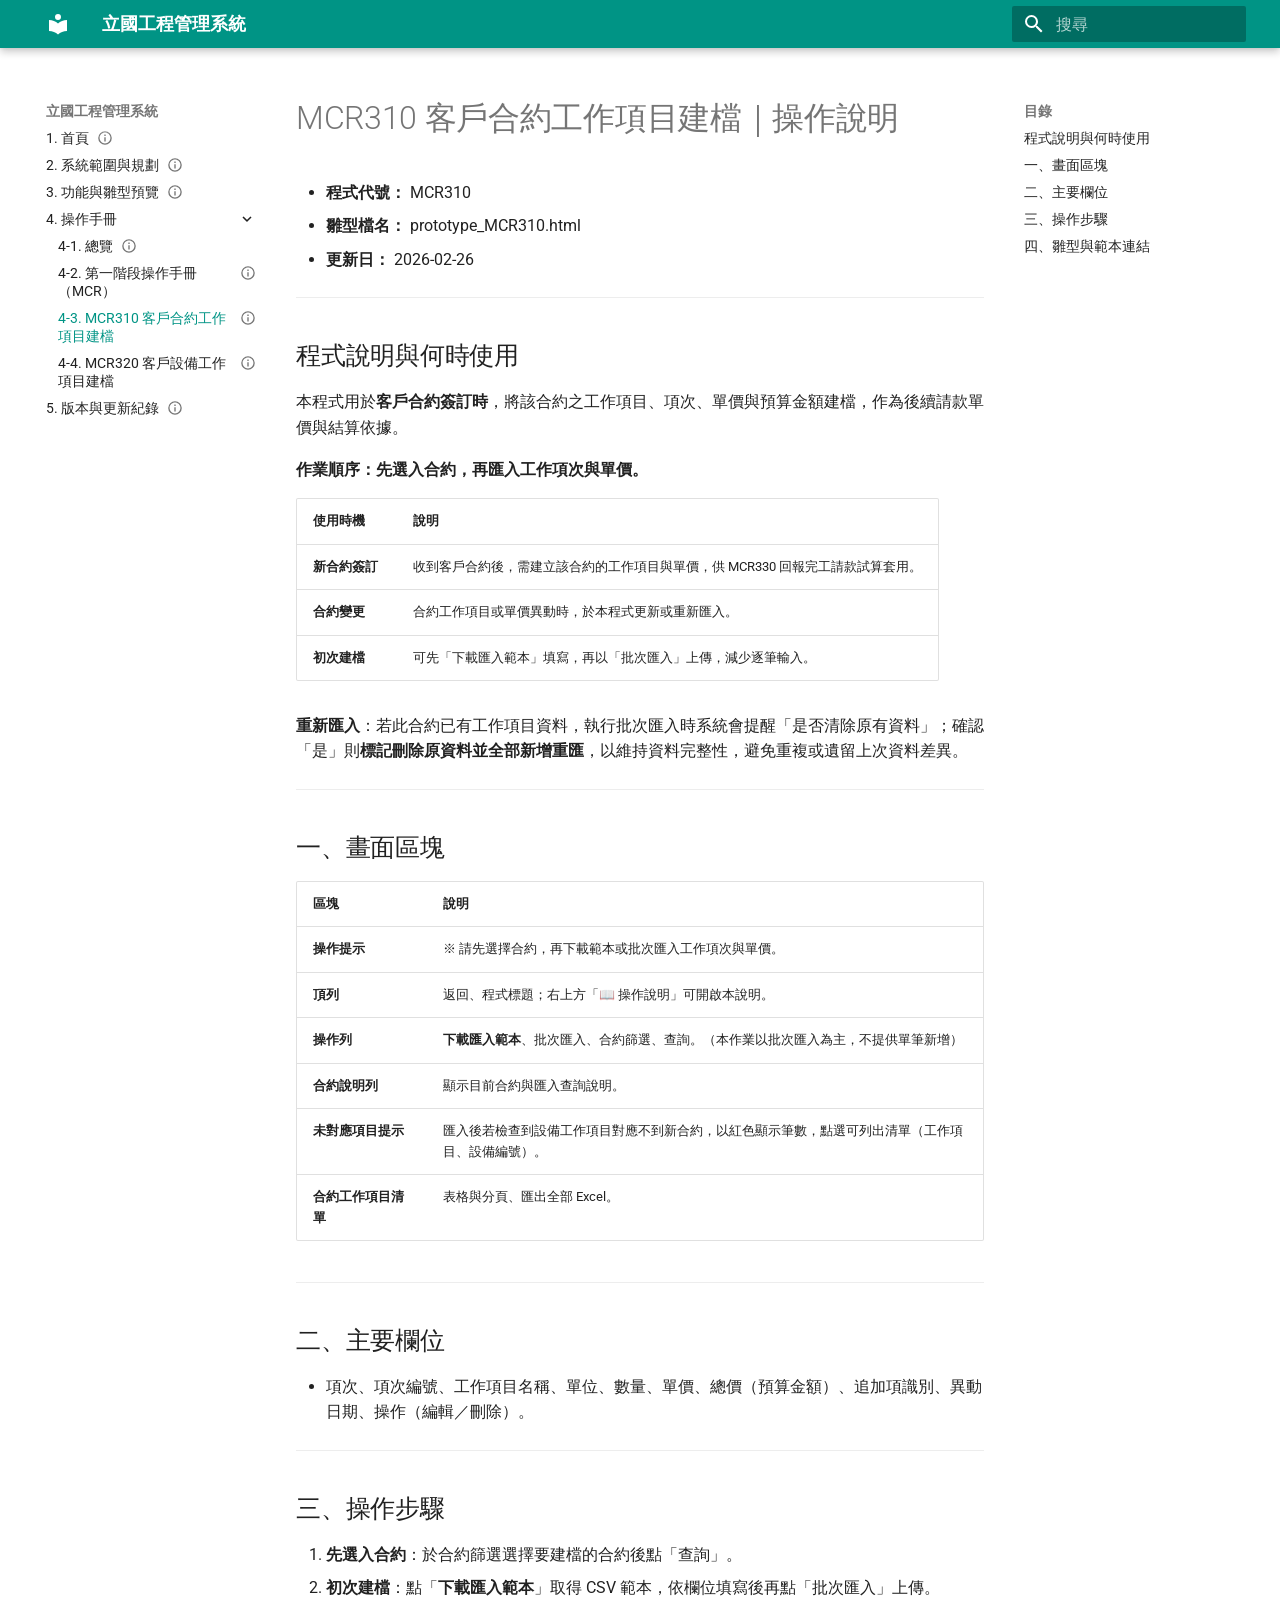
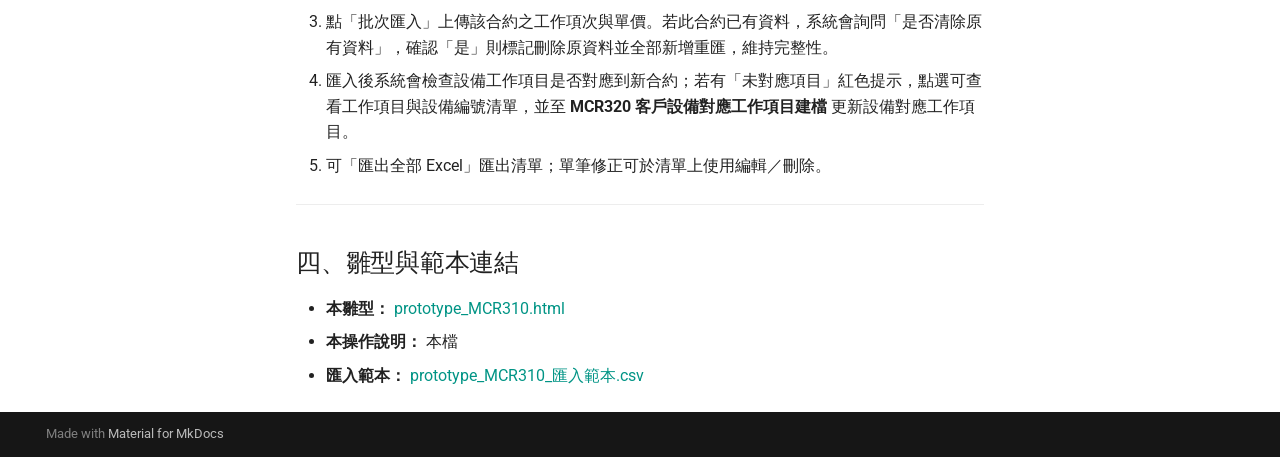
<file: guides/prototype_MCR310/index.html>
<!doctype html>
<html lang="zh-TW" class="no-js">
  <head>
    
      <meta charset="utf-8">
      <meta name="viewport" content="width=device-width,initial-scale=1">
      
      
      
        <link rel="canonical" href="https://SLchinwen.github.io/PJ-Likuo-DB/guides/prototype_MCR310/">
      
      
        <link rel="prev" href="../mcr_phase1/">
      
      
        <link rel="next" href="../prototype_MCR320/">
      
      
        
      
      
      <link rel="icon" href="../../assets/images/favicon.png">
      <meta name="generator" content="mkdocs-1.6.1, mkdocs-material-9.7.4">
    
    
      
        <title>4-3. MCR310 客戶合約工作項目建檔 - 立國工程管理系統</title>
      
    
    
      <link rel="stylesheet" href="../../assets/stylesheets/main.484c7ddc.min.css">
      
        
        <link rel="stylesheet" href="../../assets/stylesheets/palette.ab4e12ef.min.css">
      
      


    
    
      
    
    
      
        
        
        <link rel="preconnect" href="https://fonts.gstatic.com" crossorigin>
        <link rel="stylesheet" href="https://fonts.googleapis.com/css?family=Roboto:300,300i,400,400i,700,700i%7CRoboto+Mono:400,400i,700,700i&display=fallback">
        <style>:root{--md-text-font:"Roboto";--md-code-font:"Roboto Mono"}</style>
      
    
    
    <script>__md_scope=new URL("../..",location),__md_hash=e=>[...e].reduce(((e,_)=>(e<<5)-e+_.charCodeAt(0)),0),__md_get=(e,_=localStorage,t=__md_scope)=>JSON.parse(_.getItem(t.pathname+"."+e)),__md_set=(e,_,t=localStorage,a=__md_scope)=>{try{t.setItem(a.pathname+"."+e,JSON.stringify(_))}catch(e){}}</script>
    
      

    
    
  </head>
  
  
    
    
    
    
    
    <body dir="ltr" data-md-color-scheme="default" data-md-color-primary="teal" data-md-color-accent="indigo">
  
    
    <input class="md-toggle" data-md-toggle="drawer" type="checkbox" id="__drawer" autocomplete="off">
    <input class="md-toggle" data-md-toggle="search" type="checkbox" id="__search" autocomplete="off">
    <label class="md-overlay" for="__drawer"></label>
    <div data-md-component="skip">
      
        
        <a href="#mcr310" class="md-skip">
          跳轉到
        </a>
      
    </div>
    <div data-md-component="announce">
      
    </div>
    
    
      

  

<header class="md-header md-header--shadow" data-md-component="header">
  <nav class="md-header__inner md-grid" aria-label="頁首">
    <a href="../.." title="立國工程管理系統" class="md-header__button md-logo" aria-label="立國工程管理系統" data-md-component="logo">
      
  
  <svg xmlns="http://www.w3.org/2000/svg" viewBox="0 0 24 24"><path d="M12 8a3 3 0 0 0 3-3 3 3 0 0 0-3-3 3 3 0 0 0-3 3 3 3 0 0 0 3 3m0 3.54C9.64 9.35 6.5 8 3 8v11c3.5 0 6.64 1.35 9 3.54 2.36-2.19 5.5-3.54 9-3.54V8c-3.5 0-6.64 1.35-9 3.54"/></svg>

    </a>
    <label class="md-header__button md-icon" for="__drawer">
      
      <svg xmlns="http://www.w3.org/2000/svg" viewBox="0 0 24 24"><path d="M3 6h18v2H3zm0 5h18v2H3zm0 5h18v2H3z"/></svg>
    </label>
    <div class="md-header__title" data-md-component="header-title">
      <div class="md-header__ellipsis">
        <div class="md-header__topic">
          <span class="md-ellipsis">
            立國工程管理系統
          </span>
        </div>
        <div class="md-header__topic" data-md-component="header-topic">
          <span class="md-ellipsis">
            
              4-3. MCR310 客戶合約工作項目建檔
            
          </span>
        </div>
      </div>
    </div>
    
      
    
    
    
    
      
      
        <label class="md-header__button md-icon" for="__search">
          
          <svg xmlns="http://www.w3.org/2000/svg" viewBox="0 0 24 24"><path d="M9.5 3A6.5 6.5 0 0 1 16 9.5c0 1.61-.59 3.09-1.56 4.23l.27.27h.79l5 5-1.5 1.5-5-5v-.79l-.27-.27A6.52 6.52 0 0 1 9.5 16 6.5 6.5 0 0 1 3 9.5 6.5 6.5 0 0 1 9.5 3m0 2C7 5 5 7 5 9.5S7 14 9.5 14 14 12 14 9.5 12 5 9.5 5"/></svg>
        </label>
        <div class="md-search" data-md-component="search" role="dialog">
  <label class="md-search__overlay" for="__search"></label>
  <div class="md-search__inner" role="search">
    <form class="md-search__form" name="search">
      <input type="text" class="md-search__input" name="query" aria-label="搜尋" placeholder="搜尋" autocapitalize="off" autocorrect="off" autocomplete="off" spellcheck="false" data-md-component="search-query" required>
      <label class="md-search__icon md-icon" for="__search">
        
        <svg xmlns="http://www.w3.org/2000/svg" viewBox="0 0 24 24"><path d="M9.5 3A6.5 6.5 0 0 1 16 9.5c0 1.61-.59 3.09-1.56 4.23l.27.27h.79l5 5-1.5 1.5-5-5v-.79l-.27-.27A6.52 6.52 0 0 1 9.5 16 6.5 6.5 0 0 1 3 9.5 6.5 6.5 0 0 1 9.5 3m0 2C7 5 5 7 5 9.5S7 14 9.5 14 14 12 14 9.5 12 5 9.5 5"/></svg>
        
        <svg xmlns="http://www.w3.org/2000/svg" viewBox="0 0 24 24"><path d="M20 11v2H8l5.5 5.5-1.42 1.42L4.16 12l7.92-7.92L13.5 5.5 8 11z"/></svg>
      </label>
      <nav class="md-search__options" aria-label="搜尋">
        
        <button type="reset" class="md-search__icon md-icon" title="清除" aria-label="清除" tabindex="-1">
          
          <svg xmlns="http://www.w3.org/2000/svg" viewBox="0 0 24 24"><path d="M19 6.41 17.59 5 12 10.59 6.41 5 5 6.41 10.59 12 5 17.59 6.41 19 12 13.41 17.59 19 19 17.59 13.41 12z"/></svg>
        </button>
      </nav>
      
    </form>
    <div class="md-search__output">
      <div class="md-search__scrollwrap" tabindex="0" data-md-scrollfix>
        <div class="md-search-result" data-md-component="search-result">
          <div class="md-search-result__meta">
            正在初始化搜尋引擎
          </div>
          <ol class="md-search-result__list" role="presentation"></ol>
        </div>
      </div>
    </div>
  </div>
</div>
      
    
    
  </nav>
  
</header>
    
    <div class="md-container" data-md-component="container">
      
      
        
          
        
      
      <main class="md-main" data-md-component="main">
        <div class="md-main__inner md-grid">
          
            
              
              <div class="md-sidebar md-sidebar--primary" data-md-component="sidebar" data-md-type="navigation" >
                <div class="md-sidebar__scrollwrap">
                  <div class="md-sidebar__inner">
                    



<nav class="md-nav md-nav--primary" aria-label="導覽列" data-md-level="0">
  <label class="md-nav__title" for="__drawer">
    <a href="../.." title="立國工程管理系統" class="md-nav__button md-logo" aria-label="立國工程管理系統" data-md-component="logo">
      
  
  <svg xmlns="http://www.w3.org/2000/svg" viewBox="0 0 24 24"><path d="M12 8a3 3 0 0 0 3-3 3 3 0 0 0-3-3 3 3 0 0 0-3 3 3 3 0 0 0 3 3m0 3.54C9.64 9.35 6.5 8 3 8v11c3.5 0 6.64 1.35 9 3.54 2.36-2.19 5.5-3.54 9-3.54V8c-3.5 0-6.64 1.35-9 3.54"/></svg>

    </a>
    立國工程管理系統
  </label>
  
  <ul class="md-nav__list" data-md-scrollfix>
    
      
      
  
  
  
  
    <li class="md-nav__item">
      <a href="../.." class="md-nav__link">
        
  
  
  <span class="md-ellipsis">
    
  
    1. 首頁
  

    
  </span>
  
  
    
  
  
    <span class="md-status md-status--active"></span>
  

  

      </a>
    </li>
  

    
      
      
  
  
  
  
    <li class="md-nav__item">
      <a href="../../scope/" class="md-nav__link">
        
  
  
  <span class="md-ellipsis">
    
  
    2. 系統範圍與規劃
  

    
  </span>
  
  
    
  
  
    <span class="md-status md-status--active"></span>
  

  

      </a>
    </li>
  

    
      
      
  
  
  
  
    <li class="md-nav__item">
      <a href="../../features/" class="md-nav__link">
        
  
  
  <span class="md-ellipsis">
    
  
    3. 功能與雛型預覽
  

    
  </span>
  
  
    
  
  
    <span class="md-status md-status--active"></span>
  

  

      </a>
    </li>
  

    
      
      
  
  
    
  
  
  
    
    
    
    
    
    <li class="md-nav__item md-nav__item--active md-nav__item--nested">
      
        
        
        <input class="md-nav__toggle md-toggle " type="checkbox" id="__nav_4" checked>
        
          
          <label class="md-nav__link" for="__nav_4" id="__nav_4_label" tabindex="0">
            
  
  
  <span class="md-ellipsis">
    
  
    4. 操作手冊
  

    
  </span>
  
  

            <span class="md-nav__icon md-icon"></span>
          </label>
        
        <nav class="md-nav" data-md-level="1" aria-labelledby="__nav_4_label" aria-expanded="true">
          <label class="md-nav__title" for="__nav_4">
            <span class="md-nav__icon md-icon"></span>
            
  
    4. 操作手冊
  

          </label>
          <ul class="md-nav__list" data-md-scrollfix>
            
              
                
  
  
  
  
    <li class="md-nav__item">
      <a href="../" class="md-nav__link">
        
  
  
  <span class="md-ellipsis">
    
  
    4-1. 總覽
  

    
  </span>
  
  
    
  
  
    <span class="md-status md-status--active"></span>
  

  

      </a>
    </li>
  

              
            
              
                
  
  
  
  
    <li class="md-nav__item">
      <a href="../mcr_phase1/" class="md-nav__link">
        
  
  
  <span class="md-ellipsis">
    
  
    4-2. 第一階段操作手冊（MCR）
  

    
  </span>
  
  
    
  
  
    <span class="md-status md-status--active"></span>
  

  

      </a>
    </li>
  

              
            
              
                
  
  
    
  
  
  
    <li class="md-nav__item md-nav__item--active">
      
      <input class="md-nav__toggle md-toggle" type="checkbox" id="__toc">
      
      
        
      
      
        <label class="md-nav__link md-nav__link--active" for="__toc">
          
  
  
  <span class="md-ellipsis">
    
  
    4-3. MCR310 客戶合約工作項目建檔
  

    
  </span>
  
  
    
  
  
    <span class="md-status md-status--active"></span>
  

  

          <span class="md-nav__icon md-icon"></span>
        </label>
      
      <a href="./" class="md-nav__link md-nav__link--active">
        
  
  
  <span class="md-ellipsis">
    
  
    4-3. MCR310 客戶合約工作項目建檔
  

    
  </span>
  
  
    
  
  
    <span class="md-status md-status--active"></span>
  

  

      </a>
      
        

<nav class="md-nav md-nav--secondary" aria-label="目錄">
  
  
  
    
  
  
    <label class="md-nav__title" for="__toc">
      <span class="md-nav__icon md-icon"></span>
      目錄
    </label>
    <ul class="md-nav__list" data-md-component="toc" data-md-scrollfix>
      
        <li class="md-nav__item">
  <a href="#_1" class="md-nav__link">
    <span class="md-ellipsis">
      
        程式說明與何時使用
      
    </span>
  </a>
  
</li>
      
        <li class="md-nav__item">
  <a href="#_2" class="md-nav__link">
    <span class="md-ellipsis">
      
        一、畫面區塊
      
    </span>
  </a>
  
</li>
      
        <li class="md-nav__item">
  <a href="#_3" class="md-nav__link">
    <span class="md-ellipsis">
      
        二、主要欄位
      
    </span>
  </a>
  
</li>
      
        <li class="md-nav__item">
  <a href="#_4" class="md-nav__link">
    <span class="md-ellipsis">
      
        三、操作步驟
      
    </span>
  </a>
  
</li>
      
        <li class="md-nav__item">
  <a href="#_5" class="md-nav__link">
    <span class="md-ellipsis">
      
        四、雛型與範本連結
      
    </span>
  </a>
  
</li>
      
    </ul>
  
</nav>
      
    </li>
  

              
            
              
                
  
  
  
  
    <li class="md-nav__item">
      <a href="../prototype_MCR320/" class="md-nav__link">
        
  
  
  <span class="md-ellipsis">
    
  
    4-4. MCR320 客戶設備工作項目建檔
  

    
  </span>
  
  
    
  
  
    <span class="md-status md-status--active"></span>
  

  

      </a>
    </li>
  

              
            
          </ul>
        </nav>
      
    </li>
  

    
      
      
  
  
  
  
    <li class="md-nav__item">
      <a href="../../changelog/" class="md-nav__link">
        
  
  
  <span class="md-ellipsis">
    
  
    5. 版本與更新紀錄
  

    
  </span>
  
  
    
  
  
    <span class="md-status md-status--active"></span>
  

  

      </a>
    </li>
  

    
  </ul>
</nav>
                  </div>
                </div>
              </div>
            
            
              
              <div class="md-sidebar md-sidebar--secondary" data-md-component="sidebar" data-md-type="toc" >
                <div class="md-sidebar__scrollwrap">
                  <div class="md-sidebar__inner">
                    

<nav class="md-nav md-nav--secondary" aria-label="目錄">
  
  
  
    
  
  
    <label class="md-nav__title" for="__toc">
      <span class="md-nav__icon md-icon"></span>
      目錄
    </label>
    <ul class="md-nav__list" data-md-component="toc" data-md-scrollfix>
      
        <li class="md-nav__item">
  <a href="#_1" class="md-nav__link">
    <span class="md-ellipsis">
      
        程式說明與何時使用
      
    </span>
  </a>
  
</li>
      
        <li class="md-nav__item">
  <a href="#_2" class="md-nav__link">
    <span class="md-ellipsis">
      
        一、畫面區塊
      
    </span>
  </a>
  
</li>
      
        <li class="md-nav__item">
  <a href="#_3" class="md-nav__link">
    <span class="md-ellipsis">
      
        二、主要欄位
      
    </span>
  </a>
  
</li>
      
        <li class="md-nav__item">
  <a href="#_4" class="md-nav__link">
    <span class="md-ellipsis">
      
        三、操作步驟
      
    </span>
  </a>
  
</li>
      
        <li class="md-nav__item">
  <a href="#_5" class="md-nav__link">
    <span class="md-ellipsis">
      
        四、雛型與範本連結
      
    </span>
  </a>
  
</li>
      
    </ul>
  
</nav>
                  </div>
                </div>
              </div>
            
          
          
            <div class="md-content" data-md-component="content">
              
              <article class="md-content__inner md-typeset">
                
                  



<h1 id="mcr310">MCR310 客戶合約工作項目建檔｜操作說明</h1>
<ul>
<li><strong>程式代號：</strong> MCR310</li>
<li><strong>雛型檔名：</strong> prototype_MCR310.html</li>
<li><strong>更新日：</strong> 2026-02-26</li>
</ul>
<hr />
<h2 id="_1">程式說明與何時使用</h2>
<p>本程式用於<strong>客戶合約簽訂時</strong>，將該合約之工作項目、項次、單價與預算金額建檔，作為後續請款單價與結算依據。</p>
<p><strong>作業順序：先選入合約，再匯入工作項次與單價。</strong></p>
<table>
<thead>
<tr>
<th>使用時機</th>
<th>說明</th>
</tr>
</thead>
<tbody>
<tr>
<td><strong>新合約簽訂</strong></td>
<td>收到客戶合約後，需建立該合約的工作項目與單價，供 MCR330 回報完工請款試算套用。</td>
</tr>
<tr>
<td><strong>合約變更</strong></td>
<td>合約工作項目或單價異動時，於本程式更新或重新匯入。</td>
</tr>
<tr>
<td><strong>初次建檔</strong></td>
<td>可先「下載匯入範本」填寫，再以「批次匯入」上傳，減少逐筆輸入。</td>
</tr>
</tbody>
</table>
<p><strong>重新匯入</strong>：若此合約已有工作項目資料，執行批次匯入時系統會提醒「是否清除原有資料」；確認「是」則<strong>標記刪除原資料並全部新增重匯</strong>，以維持資料完整性，避免重複或遺留上次資料差異。</p>
<hr />
<h2 id="_2">一、畫面區塊</h2>
<table>
<thead>
<tr>
<th>區塊</th>
<th>說明</th>
</tr>
</thead>
<tbody>
<tr>
<td><strong>操作提示</strong></td>
<td>※ 請先選擇合約，再下載範本或批次匯入工作項次與單價。</td>
</tr>
<tr>
<td><strong>頂列</strong></td>
<td>返回、程式標題；右上方「📖 操作說明」可開啟本說明。</td>
</tr>
<tr>
<td><strong>操作列</strong></td>
<td><strong>下載匯入範本</strong>、批次匯入、合約篩選、查詢。（本作業以批次匯入為主，不提供單筆新增）</td>
</tr>
<tr>
<td><strong>合約說明列</strong></td>
<td>顯示目前合約與匯入查詢說明。</td>
</tr>
<tr>
<td><strong>未對應項目提示</strong></td>
<td>匯入後若檢查到設備工作項目對應不到新合約，以紅色顯示筆數，點選可列出清單（工作項目、設備編號）。</td>
</tr>
<tr>
<td><strong>合約工作項目清單</strong></td>
<td>表格與分頁、匯出全部 Excel。</td>
</tr>
</tbody>
</table>
<hr />
<h2 id="_3">二、主要欄位</h2>
<ul>
<li>項次、項次編號、工作項目名稱、單位、數量、單價、總價（預算金額）、追加項識別、異動日期、操作（編輯／刪除）。</li>
</ul>
<hr />
<h2 id="_4">三、操作步驟</h2>
<ol>
<li><strong>先選入合約</strong>：於合約篩選選擇要建檔的合約後點「查詢」。</li>
<li><strong>初次建檔</strong>：點「<strong>下載匯入範本</strong>」取得 CSV 範本，依欄位填寫後再點「批次匯入」上傳。</li>
<li>點「批次匯入」上傳該合約之工作項次與單價。若此合約已有資料，系統會詢問「是否清除原有資料」，確認「是」則標記刪除原資料並全部新增重匯，維持完整性。</li>
<li>匯入後系統會檢查設備工作項目是否對應到新合約；若有「未對應項目」紅色提示，點選可查看工作項目與設備編號清單，並至 <strong>MCR320 客戶設備對應工作項目建檔</strong> 更新設備對應工作項目。</li>
<li>可「匯出全部 Excel」匯出清單；單筆修正可於清單上使用編輯／刪除。</li>
</ol>
<hr />
<h2 id="_5">四、雛型與範本連結</h2>
<ul>
<li><strong>本雛型：</strong> <a href="../../prototype/prototype_MCR310.html">prototype_MCR310.html</a></li>
<li><strong>本操作說明：</strong> 本檔</li>
<li><strong>匯入範本：</strong> <a href="../../prototype/prototype_MCR310_%E5%8C%AF%E5%85%A5%E7%AF%84%E6%9C%AC.csv">prototype_MCR310_匯入範本.csv</a></li>
</ul>







  
  






                
              </article>
            </div>
          
          
<script>var target=document.getElementById(location.hash.slice(1));target&&target.name&&(target.checked=target.name.startsWith("__tabbed_"))</script>
        </div>
        
          <button type="button" class="md-top md-icon" data-md-component="top" hidden>
  
  <svg xmlns="http://www.w3.org/2000/svg" viewBox="0 0 24 24"><path d="M13 20h-2V8l-5.5 5.5-1.42-1.42L12 4.16l7.92 7.92-1.42 1.42L13 8z"/></svg>
  回到頂端
</button>
        
      </main>
      
        <footer class="md-footer">
  
  <div class="md-footer-meta md-typeset">
    <div class="md-footer-meta__inner md-grid">
      <div class="md-copyright">
  
  
    Made with
    <a href="https://squidfunk.github.io/mkdocs-material/" target="_blank" rel="noopener">
      Material for MkDocs
    </a>
  
</div>
      
    </div>
  </div>
</footer>
      
    </div>
    <div class="md-dialog" data-md-component="dialog">
      <div class="md-dialog__inner md-typeset"></div>
    </div>
    
    
    
      
      
      <script id="__config" type="application/json">{"annotate": null, "base": "../..", "features": ["navigation.expand", "navigation.top"], "search": "../../assets/javascripts/workers/search.2c215733.min.js", "tags": null, "translations": {"clipboard.copied": "\u5df2\u8907\u88fd", "clipboard.copy": "\u8907\u88fd", "search.result.more.one": "\u6b64\u9801\u5c1a\u6709 1 \u500b\u7b26\u5408\u7684\u9805\u76ee", "search.result.more.other": "\u6b64\u9801\u5c1a\u6709 # \u500b\u7b26\u5408\u7684\u9805\u76ee", "search.result.none": "\u6c92\u6709\u7b26\u5408\u7684\u9805\u76ee", "search.result.one": "\u627e\u5230 1 \u500b\u7b26\u5408\u7684\u9805\u76ee", "search.result.other": "\u627e\u5230 # \u500b\u7b26\u5408\u7684\u9805\u76ee", "search.result.placeholder": "\u6253\u5b57\u9032\u884c\u641c\u5c0b", "search.result.term.missing": "\u7f3a\u5c11\u5b57\u8a5e", "select.version": "\u9078\u64c7\u7248\u672c"}, "version": null}</script>
    
    
      <script src="../../assets/javascripts/bundle.79ae519e.min.js"></script>
      
    
  </body>
</html>
</file>
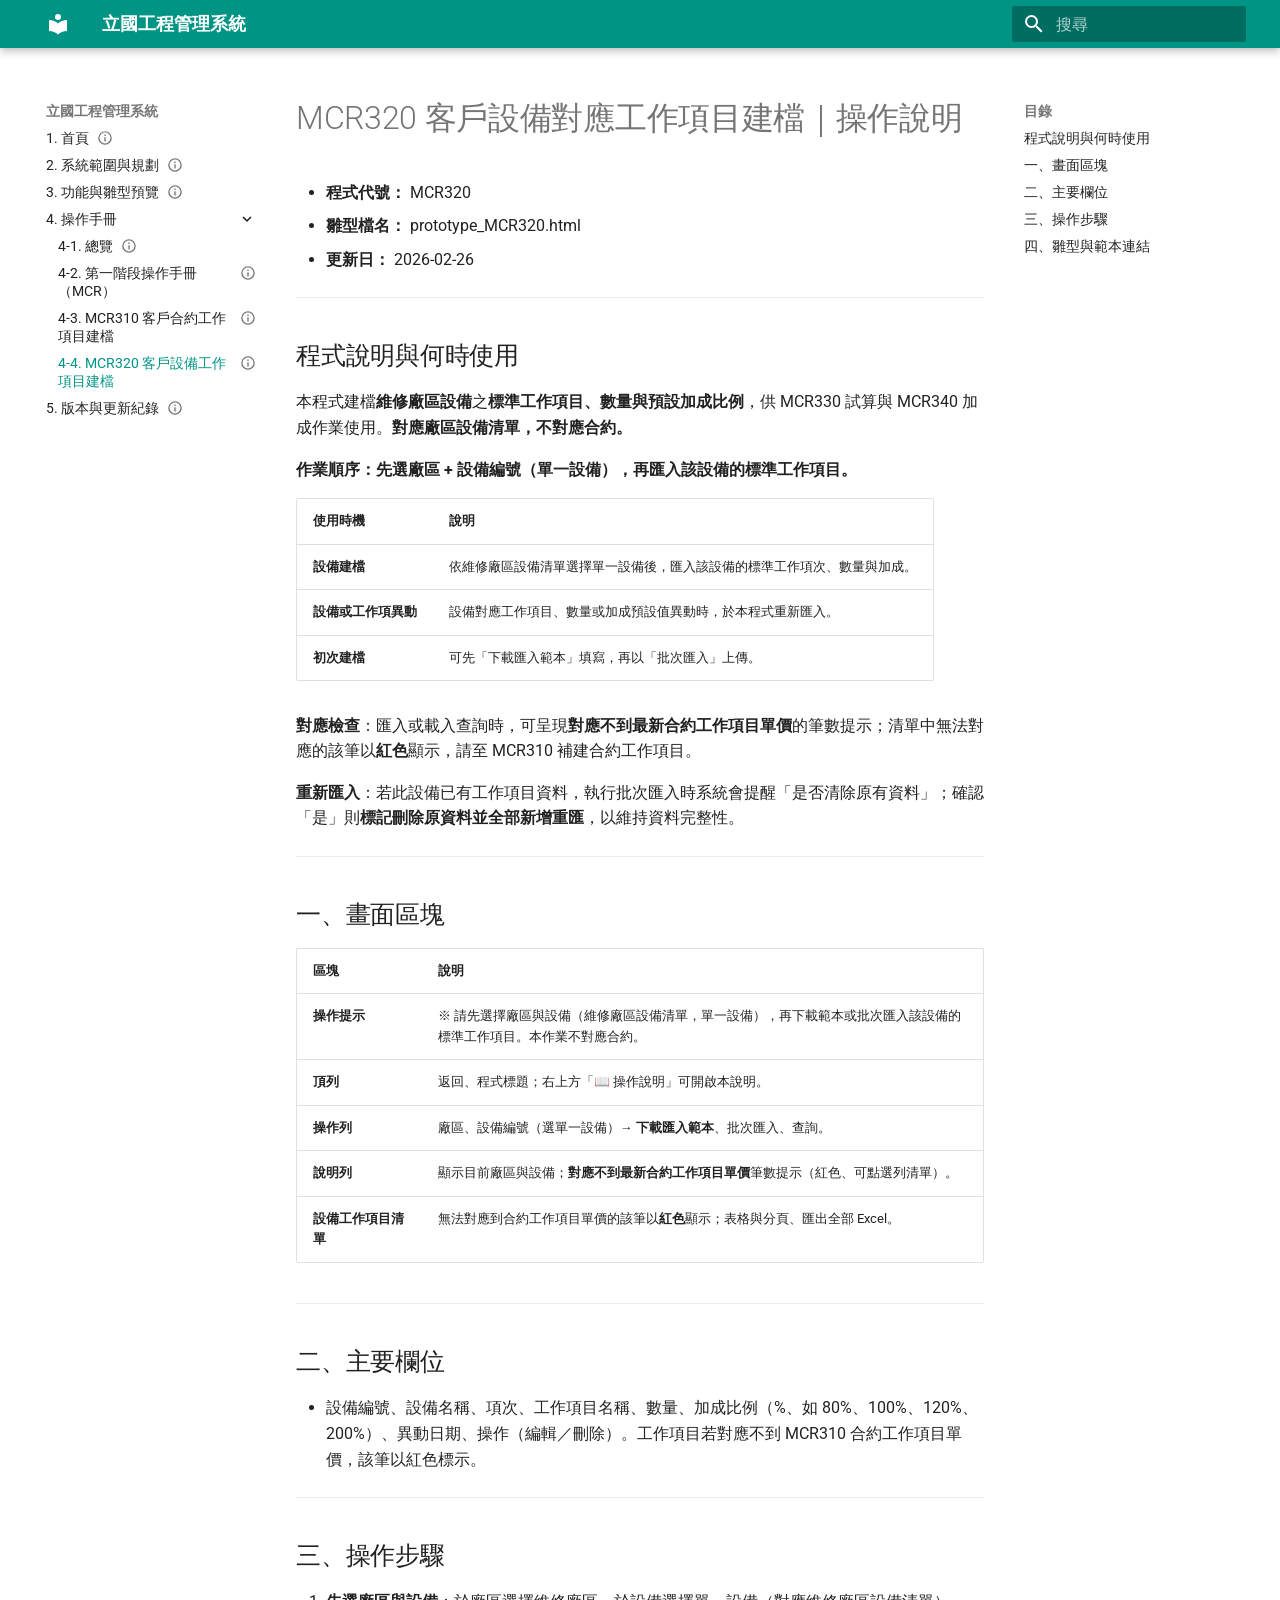
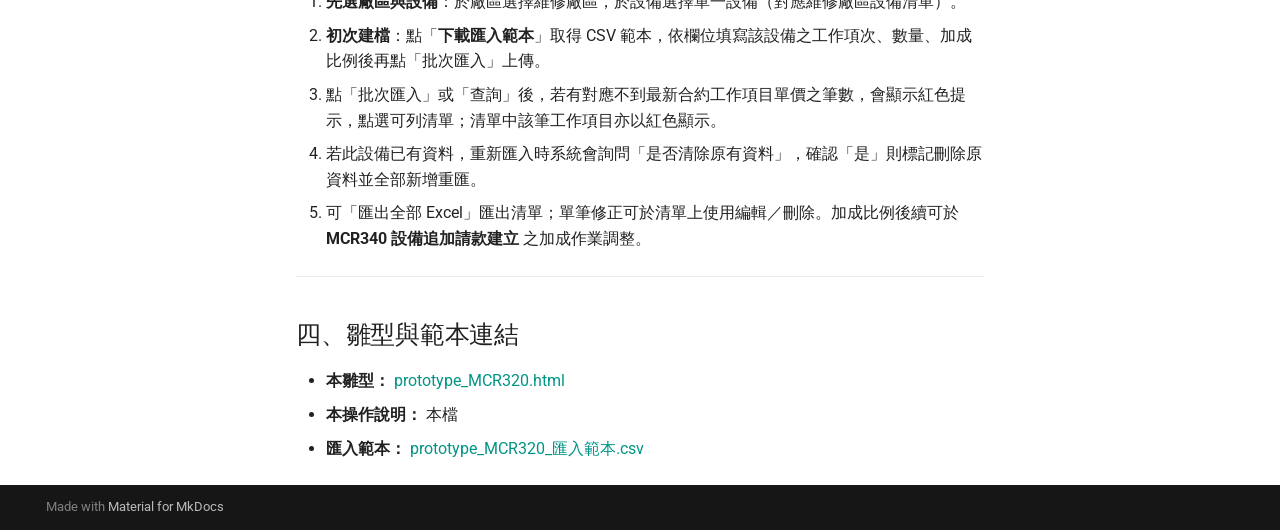
<file: guides/prototype_MCR320/index.html>
<!doctype html>
<html lang="zh-TW" class="no-js">
  <head>
    
      <meta charset="utf-8">
      <meta name="viewport" content="width=device-width,initial-scale=1">
      
      
      
        <link rel="canonical" href="https://SLchinwen.github.io/PJ-Likuo-DB/guides/prototype_MCR320/">
      
      
        <link rel="prev" href="../prototype_MCR310/">
      
      
        <link rel="next" href="../../changelog/">
      
      
        
      
      
      <link rel="icon" href="../../assets/images/favicon.png">
      <meta name="generator" content="mkdocs-1.6.1, mkdocs-material-9.7.4">
    
    
      
        <title>4-4. MCR320 客戶設備工作項目建檔 - 立國工程管理系統</title>
      
    
    
      <link rel="stylesheet" href="../../assets/stylesheets/main.484c7ddc.min.css">
      
        
        <link rel="stylesheet" href="../../assets/stylesheets/palette.ab4e12ef.min.css">
      
      


    
    
      
    
    
      
        
        
        <link rel="preconnect" href="https://fonts.gstatic.com" crossorigin>
        <link rel="stylesheet" href="https://fonts.googleapis.com/css?family=Roboto:300,300i,400,400i,700,700i%7CRoboto+Mono:400,400i,700,700i&display=fallback">
        <style>:root{--md-text-font:"Roboto";--md-code-font:"Roboto Mono"}</style>
      
    
    
    <script>__md_scope=new URL("../..",location),__md_hash=e=>[...e].reduce(((e,_)=>(e<<5)-e+_.charCodeAt(0)),0),__md_get=(e,_=localStorage,t=__md_scope)=>JSON.parse(_.getItem(t.pathname+"."+e)),__md_set=(e,_,t=localStorage,a=__md_scope)=>{try{t.setItem(a.pathname+"."+e,JSON.stringify(_))}catch(e){}}</script>
    
      

    
    
  </head>
  
  
    
    
    
    
    
    <body dir="ltr" data-md-color-scheme="default" data-md-color-primary="teal" data-md-color-accent="indigo">
  
    
    <input class="md-toggle" data-md-toggle="drawer" type="checkbox" id="__drawer" autocomplete="off">
    <input class="md-toggle" data-md-toggle="search" type="checkbox" id="__search" autocomplete="off">
    <label class="md-overlay" for="__drawer"></label>
    <div data-md-component="skip">
      
        
        <a href="#mcr320" class="md-skip">
          跳轉到
        </a>
      
    </div>
    <div data-md-component="announce">
      
    </div>
    
    
      

  

<header class="md-header md-header--shadow" data-md-component="header">
  <nav class="md-header__inner md-grid" aria-label="頁首">
    <a href="../.." title="立國工程管理系統" class="md-header__button md-logo" aria-label="立國工程管理系統" data-md-component="logo">
      
  
  <svg xmlns="http://www.w3.org/2000/svg" viewBox="0 0 24 24"><path d="M12 8a3 3 0 0 0 3-3 3 3 0 0 0-3-3 3 3 0 0 0-3 3 3 3 0 0 0 3 3m0 3.54C9.64 9.35 6.5 8 3 8v11c3.5 0 6.64 1.35 9 3.54 2.36-2.19 5.5-3.54 9-3.54V8c-3.5 0-6.64 1.35-9 3.54"/></svg>

    </a>
    <label class="md-header__button md-icon" for="__drawer">
      
      <svg xmlns="http://www.w3.org/2000/svg" viewBox="0 0 24 24"><path d="M3 6h18v2H3zm0 5h18v2H3zm0 5h18v2H3z"/></svg>
    </label>
    <div class="md-header__title" data-md-component="header-title">
      <div class="md-header__ellipsis">
        <div class="md-header__topic">
          <span class="md-ellipsis">
            立國工程管理系統
          </span>
        </div>
        <div class="md-header__topic" data-md-component="header-topic">
          <span class="md-ellipsis">
            
              4-4. MCR320 客戶設備工作項目建檔
            
          </span>
        </div>
      </div>
    </div>
    
      
    
    
    
    
      
      
        <label class="md-header__button md-icon" for="__search">
          
          <svg xmlns="http://www.w3.org/2000/svg" viewBox="0 0 24 24"><path d="M9.5 3A6.5 6.5 0 0 1 16 9.5c0 1.61-.59 3.09-1.56 4.23l.27.27h.79l5 5-1.5 1.5-5-5v-.79l-.27-.27A6.52 6.52 0 0 1 9.5 16 6.5 6.5 0 0 1 3 9.5 6.5 6.5 0 0 1 9.5 3m0 2C7 5 5 7 5 9.5S7 14 9.5 14 14 12 14 9.5 12 5 9.5 5"/></svg>
        </label>
        <div class="md-search" data-md-component="search" role="dialog">
  <label class="md-search__overlay" for="__search"></label>
  <div class="md-search__inner" role="search">
    <form class="md-search__form" name="search">
      <input type="text" class="md-search__input" name="query" aria-label="搜尋" placeholder="搜尋" autocapitalize="off" autocorrect="off" autocomplete="off" spellcheck="false" data-md-component="search-query" required>
      <label class="md-search__icon md-icon" for="__search">
        
        <svg xmlns="http://www.w3.org/2000/svg" viewBox="0 0 24 24"><path d="M9.5 3A6.5 6.5 0 0 1 16 9.5c0 1.61-.59 3.09-1.56 4.23l.27.27h.79l5 5-1.5 1.5-5-5v-.79l-.27-.27A6.52 6.52 0 0 1 9.5 16 6.5 6.5 0 0 1 3 9.5 6.5 6.5 0 0 1 9.5 3m0 2C7 5 5 7 5 9.5S7 14 9.5 14 14 12 14 9.5 12 5 9.5 5"/></svg>
        
        <svg xmlns="http://www.w3.org/2000/svg" viewBox="0 0 24 24"><path d="M20 11v2H8l5.5 5.5-1.42 1.42L4.16 12l7.92-7.92L13.5 5.5 8 11z"/></svg>
      </label>
      <nav class="md-search__options" aria-label="搜尋">
        
        <button type="reset" class="md-search__icon md-icon" title="清除" aria-label="清除" tabindex="-1">
          
          <svg xmlns="http://www.w3.org/2000/svg" viewBox="0 0 24 24"><path d="M19 6.41 17.59 5 12 10.59 6.41 5 5 6.41 10.59 12 5 17.59 6.41 19 12 13.41 17.59 19 19 17.59 13.41 12z"/></svg>
        </button>
      </nav>
      
    </form>
    <div class="md-search__output">
      <div class="md-search__scrollwrap" tabindex="0" data-md-scrollfix>
        <div class="md-search-result" data-md-component="search-result">
          <div class="md-search-result__meta">
            正在初始化搜尋引擎
          </div>
          <ol class="md-search-result__list" role="presentation"></ol>
        </div>
      </div>
    </div>
  </div>
</div>
      
    
    
  </nav>
  
</header>
    
    <div class="md-container" data-md-component="container">
      
      
        
          
        
      
      <main class="md-main" data-md-component="main">
        <div class="md-main__inner md-grid">
          
            
              
              <div class="md-sidebar md-sidebar--primary" data-md-component="sidebar" data-md-type="navigation" >
                <div class="md-sidebar__scrollwrap">
                  <div class="md-sidebar__inner">
                    



<nav class="md-nav md-nav--primary" aria-label="導覽列" data-md-level="0">
  <label class="md-nav__title" for="__drawer">
    <a href="../.." title="立國工程管理系統" class="md-nav__button md-logo" aria-label="立國工程管理系統" data-md-component="logo">
      
  
  <svg xmlns="http://www.w3.org/2000/svg" viewBox="0 0 24 24"><path d="M12 8a3 3 0 0 0 3-3 3 3 0 0 0-3-3 3 3 0 0 0-3 3 3 3 0 0 0 3 3m0 3.54C9.64 9.35 6.5 8 3 8v11c3.5 0 6.64 1.35 9 3.54 2.36-2.19 5.5-3.54 9-3.54V8c-3.5 0-6.64 1.35-9 3.54"/></svg>

    </a>
    立國工程管理系統
  </label>
  
  <ul class="md-nav__list" data-md-scrollfix>
    
      
      
  
  
  
  
    <li class="md-nav__item">
      <a href="../.." class="md-nav__link">
        
  
  
  <span class="md-ellipsis">
    
  
    1. 首頁
  

    
  </span>
  
  
    
  
  
    <span class="md-status md-status--active"></span>
  

  

      </a>
    </li>
  

    
      
      
  
  
  
  
    <li class="md-nav__item">
      <a href="../../scope/" class="md-nav__link">
        
  
  
  <span class="md-ellipsis">
    
  
    2. 系統範圍與規劃
  

    
  </span>
  
  
    
  
  
    <span class="md-status md-status--active"></span>
  

  

      </a>
    </li>
  

    
      
      
  
  
  
  
    <li class="md-nav__item">
      <a href="../../features/" class="md-nav__link">
        
  
  
  <span class="md-ellipsis">
    
  
    3. 功能與雛型預覽
  

    
  </span>
  
  
    
  
  
    <span class="md-status md-status--active"></span>
  

  

      </a>
    </li>
  

    
      
      
  
  
    
  
  
  
    
    
    
    
    
    <li class="md-nav__item md-nav__item--active md-nav__item--nested">
      
        
        
        <input class="md-nav__toggle md-toggle " type="checkbox" id="__nav_4" checked>
        
          
          <label class="md-nav__link" for="__nav_4" id="__nav_4_label" tabindex="0">
            
  
  
  <span class="md-ellipsis">
    
  
    4. 操作手冊
  

    
  </span>
  
  

            <span class="md-nav__icon md-icon"></span>
          </label>
        
        <nav class="md-nav" data-md-level="1" aria-labelledby="__nav_4_label" aria-expanded="true">
          <label class="md-nav__title" for="__nav_4">
            <span class="md-nav__icon md-icon"></span>
            
  
    4. 操作手冊
  

          </label>
          <ul class="md-nav__list" data-md-scrollfix>
            
              
                
  
  
  
  
    <li class="md-nav__item">
      <a href="../" class="md-nav__link">
        
  
  
  <span class="md-ellipsis">
    
  
    4-1. 總覽
  

    
  </span>
  
  
    
  
  
    <span class="md-status md-status--active"></span>
  

  

      </a>
    </li>
  

              
            
              
                
  
  
  
  
    <li class="md-nav__item">
      <a href="../mcr_phase1/" class="md-nav__link">
        
  
  
  <span class="md-ellipsis">
    
  
    4-2. 第一階段操作手冊（MCR）
  

    
  </span>
  
  
    
  
  
    <span class="md-status md-status--active"></span>
  

  

      </a>
    </li>
  

              
            
              
                
  
  
  
  
    <li class="md-nav__item">
      <a href="../prototype_MCR310/" class="md-nav__link">
        
  
  
  <span class="md-ellipsis">
    
  
    4-3. MCR310 客戶合約工作項目建檔
  

    
  </span>
  
  
    
  
  
    <span class="md-status md-status--active"></span>
  

  

      </a>
    </li>
  

              
            
              
                
  
  
    
  
  
  
    <li class="md-nav__item md-nav__item--active">
      
      <input class="md-nav__toggle md-toggle" type="checkbox" id="__toc">
      
      
        
      
      
        <label class="md-nav__link md-nav__link--active" for="__toc">
          
  
  
  <span class="md-ellipsis">
    
  
    4-4. MCR320 客戶設備工作項目建檔
  

    
  </span>
  
  
    
  
  
    <span class="md-status md-status--active"></span>
  

  

          <span class="md-nav__icon md-icon"></span>
        </label>
      
      <a href="./" class="md-nav__link md-nav__link--active">
        
  
  
  <span class="md-ellipsis">
    
  
    4-4. MCR320 客戶設備工作項目建檔
  

    
  </span>
  
  
    
  
  
    <span class="md-status md-status--active"></span>
  

  

      </a>
      
        

<nav class="md-nav md-nav--secondary" aria-label="目錄">
  
  
  
    
  
  
    <label class="md-nav__title" for="__toc">
      <span class="md-nav__icon md-icon"></span>
      目錄
    </label>
    <ul class="md-nav__list" data-md-component="toc" data-md-scrollfix>
      
        <li class="md-nav__item">
  <a href="#_1" class="md-nav__link">
    <span class="md-ellipsis">
      
        程式說明與何時使用
      
    </span>
  </a>
  
</li>
      
        <li class="md-nav__item">
  <a href="#_2" class="md-nav__link">
    <span class="md-ellipsis">
      
        一、畫面區塊
      
    </span>
  </a>
  
</li>
      
        <li class="md-nav__item">
  <a href="#_3" class="md-nav__link">
    <span class="md-ellipsis">
      
        二、主要欄位
      
    </span>
  </a>
  
</li>
      
        <li class="md-nav__item">
  <a href="#_4" class="md-nav__link">
    <span class="md-ellipsis">
      
        三、操作步驟
      
    </span>
  </a>
  
</li>
      
        <li class="md-nav__item">
  <a href="#_5" class="md-nav__link">
    <span class="md-ellipsis">
      
        四、雛型與範本連結
      
    </span>
  </a>
  
</li>
      
    </ul>
  
</nav>
      
    </li>
  

              
            
          </ul>
        </nav>
      
    </li>
  

    
      
      
  
  
  
  
    <li class="md-nav__item">
      <a href="../../changelog/" class="md-nav__link">
        
  
  
  <span class="md-ellipsis">
    
  
    5. 版本與更新紀錄
  

    
  </span>
  
  
    
  
  
    <span class="md-status md-status--active"></span>
  

  

      </a>
    </li>
  

    
  </ul>
</nav>
                  </div>
                </div>
              </div>
            
            
              
              <div class="md-sidebar md-sidebar--secondary" data-md-component="sidebar" data-md-type="toc" >
                <div class="md-sidebar__scrollwrap">
                  <div class="md-sidebar__inner">
                    

<nav class="md-nav md-nav--secondary" aria-label="目錄">
  
  
  
    
  
  
    <label class="md-nav__title" for="__toc">
      <span class="md-nav__icon md-icon"></span>
      目錄
    </label>
    <ul class="md-nav__list" data-md-component="toc" data-md-scrollfix>
      
        <li class="md-nav__item">
  <a href="#_1" class="md-nav__link">
    <span class="md-ellipsis">
      
        程式說明與何時使用
      
    </span>
  </a>
  
</li>
      
        <li class="md-nav__item">
  <a href="#_2" class="md-nav__link">
    <span class="md-ellipsis">
      
        一、畫面區塊
      
    </span>
  </a>
  
</li>
      
        <li class="md-nav__item">
  <a href="#_3" class="md-nav__link">
    <span class="md-ellipsis">
      
        二、主要欄位
      
    </span>
  </a>
  
</li>
      
        <li class="md-nav__item">
  <a href="#_4" class="md-nav__link">
    <span class="md-ellipsis">
      
        三、操作步驟
      
    </span>
  </a>
  
</li>
      
        <li class="md-nav__item">
  <a href="#_5" class="md-nav__link">
    <span class="md-ellipsis">
      
        四、雛型與範本連結
      
    </span>
  </a>
  
</li>
      
    </ul>
  
</nav>
                  </div>
                </div>
              </div>
            
          
          
            <div class="md-content" data-md-component="content">
              
              <article class="md-content__inner md-typeset">
                
                  



<h1 id="mcr320">MCR320 客戶設備對應工作項目建檔｜操作說明</h1>
<ul>
<li><strong>程式代號：</strong> MCR320</li>
<li><strong>雛型檔名：</strong> prototype_MCR320.html</li>
<li><strong>更新日：</strong> 2026-02-26</li>
</ul>
<hr />
<h2 id="_1">程式說明與何時使用</h2>
<p>本程式建檔<strong>維修廠區設備</strong>之<strong>標準工作項目、數量與預設加成比例</strong>，供 MCR330 試算與 MCR340 加成作業使用。<strong>對應廠區設備清單，不對應合約。</strong></p>
<p><strong>作業順序：先選廠區 + 設備編號（單一設備），再匯入該設備的標準工作項目。</strong></p>
<table>
<thead>
<tr>
<th>使用時機</th>
<th>說明</th>
</tr>
</thead>
<tbody>
<tr>
<td><strong>設備建檔</strong></td>
<td>依維修廠區設備清單選擇單一設備後，匯入該設備的標準工作項次、數量與加成。</td>
</tr>
<tr>
<td><strong>設備或工作項異動</strong></td>
<td>設備對應工作項目、數量或加成預設值異動時，於本程式重新匯入。</td>
</tr>
<tr>
<td><strong>初次建檔</strong></td>
<td>可先「下載匯入範本」填寫，再以「批次匯入」上傳。</td>
</tr>
</tbody>
</table>
<p><strong>對應檢查</strong>：匯入或載入查詢時，可呈現<strong>對應不到最新合約工作項目單價</strong>的筆數提示；清單中無法對應的該筆以<strong>紅色</strong>顯示，請至 MCR310 補建合約工作項目。</p>
<p><strong>重新匯入</strong>：若此設備已有工作項目資料，執行批次匯入時系統會提醒「是否清除原有資料」；確認「是」則<strong>標記刪除原資料並全部新增重匯</strong>，以維持資料完整性。</p>
<hr />
<h2 id="_2">一、畫面區塊</h2>
<table>
<thead>
<tr>
<th>區塊</th>
<th>說明</th>
</tr>
</thead>
<tbody>
<tr>
<td><strong>操作提示</strong></td>
<td>※ 請先選擇廠區與設備（維修廠區設備清單，單一設備），再下載範本或批次匯入該設備的標準工作項目。本作業不對應合約。</td>
</tr>
<tr>
<td><strong>頂列</strong></td>
<td>返回、程式標題；右上方「📖 操作說明」可開啟本說明。</td>
</tr>
<tr>
<td><strong>操作列</strong></td>
<td>廠區、設備編號（選單一設備）→ <strong>下載匯入範本</strong>、批次匯入、查詢。</td>
</tr>
<tr>
<td><strong>說明列</strong></td>
<td>顯示目前廠區與設備；<strong>對應不到最新合約工作項目單價</strong>筆數提示（紅色、可點選列清單）。</td>
</tr>
<tr>
<td><strong>設備工作項目清單</strong></td>
<td>無法對應到合約工作項目單價的該筆以<strong>紅色</strong>顯示；表格與分頁、匯出全部 Excel。</td>
</tr>
</tbody>
</table>
<hr />
<h2 id="_3">二、主要欄位</h2>
<ul>
<li>設備編號、設備名稱、項次、工作項目名稱、數量、加成比例（%、如 80%、100%、120%、200%）、異動日期、操作（編輯／刪除）。工作項目若對應不到 MCR310 合約工作項目單價，該筆以紅色標示。</li>
</ul>
<hr />
<h2 id="_4">三、操作步驟</h2>
<ol>
<li><strong>先選廠區與設備</strong>：於廠區選擇維修廠區，於設備選擇單一設備（對應維修廠區設備清單）。</li>
<li><strong>初次建檔</strong>：點「<strong>下載匯入範本</strong>」取得 CSV 範本，依欄位填寫該設備之工作項次、數量、加成比例後再點「批次匯入」上傳。</li>
<li>點「批次匯入」或「查詢」後，若有對應不到最新合約工作項目單價之筆數，會顯示紅色提示，點選可列清單；清單中該筆工作項目亦以紅色顯示。</li>
<li>若此設備已有資料，重新匯入時系統會詢問「是否清除原有資料」，確認「是」則標記刪除原資料並全部新增重匯。</li>
<li>可「匯出全部 Excel」匯出清單；單筆修正可於清單上使用編輯／刪除。加成比例後續可於 <strong>MCR340 設備追加請款建立</strong> 之加成作業調整。</li>
</ol>
<hr />
<h2 id="_5">四、雛型與範本連結</h2>
<ul>
<li><strong>本雛型：</strong> <a href="../../prototype/prototype_MCR320.html">prototype_MCR320.html</a></li>
<li><strong>本操作說明：</strong> 本檔</li>
<li><strong>匯入範本：</strong> <a href="../../prototype/prototype_MCR320_%E5%8C%AF%E5%85%A5%E7%AF%84%E6%9C%AC.csv">prototype_MCR320_匯入範本.csv</a></li>
</ul>







  
  






                
              </article>
            </div>
          
          
<script>var target=document.getElementById(location.hash.slice(1));target&&target.name&&(target.checked=target.name.startsWith("__tabbed_"))</script>
        </div>
        
          <button type="button" class="md-top md-icon" data-md-component="top" hidden>
  
  <svg xmlns="http://www.w3.org/2000/svg" viewBox="0 0 24 24"><path d="M13 20h-2V8l-5.5 5.5-1.42-1.42L12 4.16l7.92 7.92-1.42 1.42L13 8z"/></svg>
  回到頂端
</button>
        
      </main>
      
        <footer class="md-footer">
  
  <div class="md-footer-meta md-typeset">
    <div class="md-footer-meta__inner md-grid">
      <div class="md-copyright">
  
  
    Made with
    <a href="https://squidfunk.github.io/mkdocs-material/" target="_blank" rel="noopener">
      Material for MkDocs
    </a>
  
</div>
      
    </div>
  </div>
</footer>
      
    </div>
    <div class="md-dialog" data-md-component="dialog">
      <div class="md-dialog__inner md-typeset"></div>
    </div>
    
    
    
      
      
      <script id="__config" type="application/json">{"annotate": null, "base": "../..", "features": ["navigation.expand", "navigation.top"], "search": "../../assets/javascripts/workers/search.2c215733.min.js", "tags": null, "translations": {"clipboard.copied": "\u5df2\u8907\u88fd", "clipboard.copy": "\u8907\u88fd", "search.result.more.one": "\u6b64\u9801\u5c1a\u6709 1 \u500b\u7b26\u5408\u7684\u9805\u76ee", "search.result.more.other": "\u6b64\u9801\u5c1a\u6709 # \u500b\u7b26\u5408\u7684\u9805\u76ee", "search.result.none": "\u6c92\u6709\u7b26\u5408\u7684\u9805\u76ee", "search.result.one": "\u627e\u5230 1 \u500b\u7b26\u5408\u7684\u9805\u76ee", "search.result.other": "\u627e\u5230 # \u500b\u7b26\u5408\u7684\u9805\u76ee", "search.result.placeholder": "\u6253\u5b57\u9032\u884c\u641c\u5c0b", "search.result.term.missing": "\u7f3a\u5c11\u5b57\u8a5e", "select.version": "\u9078\u64c7\u7248\u672c"}, "version": null}</script>
    
    
      <script src="../../assets/javascripts/bundle.79ae519e.min.js"></script>
      
    
  </body>
</html>
</file>
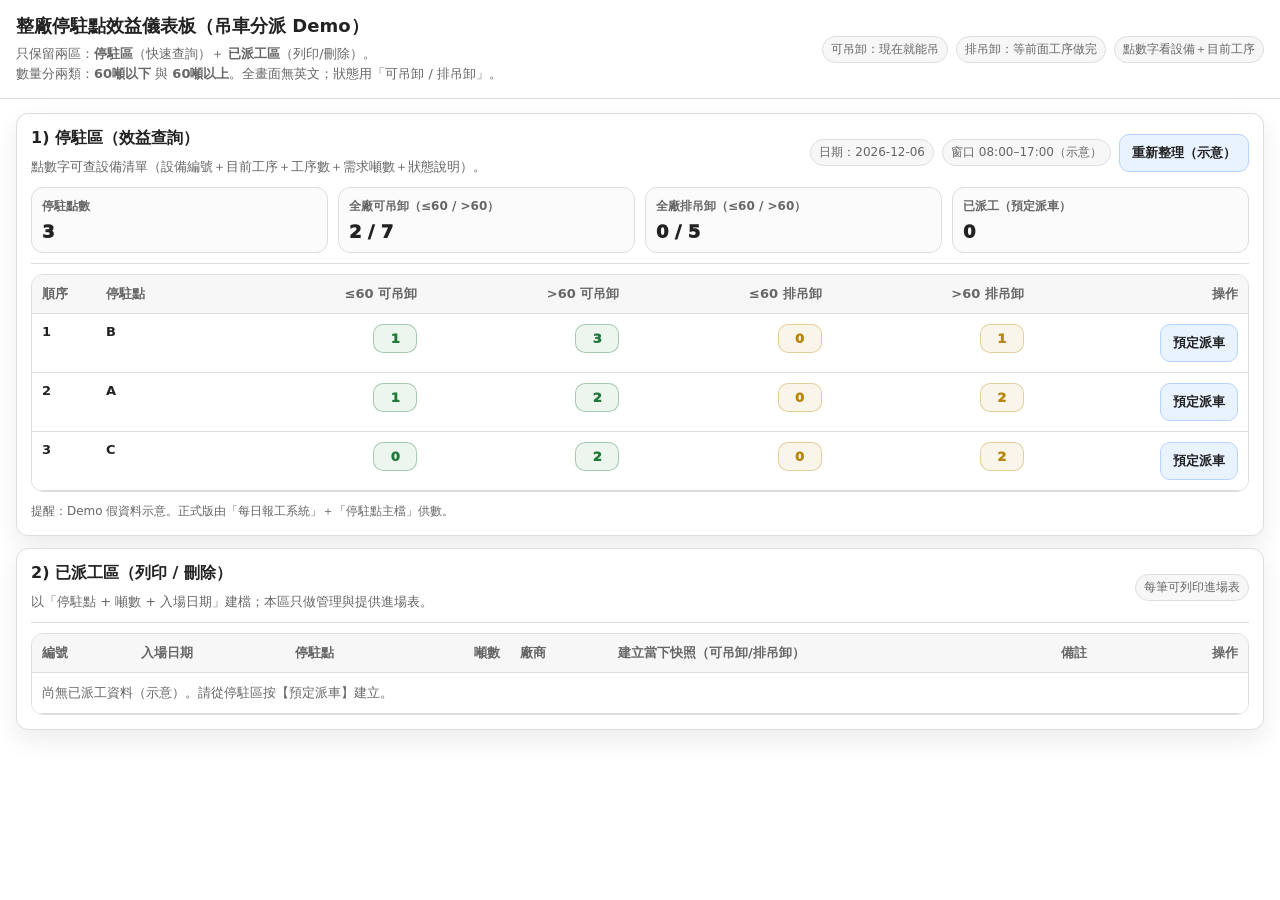
<file: prototype/prototype_CraneDashboard.html>
<!doctype html>
<html lang="zh-Hant">
<head>
  <meta charset="utf-8" />
  <meta name="viewport" content="width=device-width,initial-scale=1" />
  <title>整廠停駐點效益儀表板（白底黑字 Demo）</title>
  <style>
    :root{
      --bg:#ffffff;
      --card:#ffffff;
      --text:#222222;
      --muted:#666666;
      --line:#dddddd;

      /* status */
      --ok:#1f7a3a;       /* 可吊卸 */
      --plan:#b8860b;     /* 排吊卸 */
      --shadow: 0 10px 26px rgba(0,0,0,.08);
    }

    *{box-sizing:border-box}
    body{
      margin:0;
      font-family: ui-sans-serif, system-ui, -apple-system, "Noto Sans TC", "PingFang TC", "Microsoft JhengHei", Arial, sans-serif;
      background: var(--bg);
      color: var(--text);
    }

    header{
      padding:14px 16px;
      border-bottom:1px solid var(--line);
      position: sticky;
      top: 0;
      background: #fff;
      z-index: 20;
    }
    header h1{ font-size:18px; margin:0 0 6px; font-weight:900; }
    header .sub{ color:var(--muted); font-size:13px; line-height:1.55; }

    .wrap{ max-width:1320px; margin:0 auto; padding:14px 16px 34px; }

    .card{
      background: var(--card);
      border:1px solid var(--line);
      border-radius:12px;
      padding:14px;
      box-shadow: var(--shadow);
      margin-bottom: 12px;
    }

    .row{ display:flex; gap:10px; flex-wrap:wrap; align-items:center; justify-content:space-between; }
    .muted{ color:var(--muted); font-size:13px; line-height:1.55; }
    h2{ margin:0 0 8px; font-size:16px; }
    .divider{ height:1px; background: var(--line); margin:10px 0; }

    .chips{ display:flex; gap:8px; flex-wrap:wrap; align-items:center; }
    .pill{
      font-size:12px; padding:4px 8px; border-radius:999px;
      border:1px solid var(--line);
      color: var(--muted);
      background: #f7f7f7;
      white-space: nowrap;
    }

    button{
      border:1px solid var(--line);
      background:#f7f7f7;
      color:var(--text);
      padding:9px 12px;
      border-radius:10px;
      cursor:pointer;
      font-weight:900;
      white-space: nowrap;
    }
    button.primary{
      background:#e9f2ff;
      border-color:#b6d3ff;
    }
    button.warn{
      background:#fff6df;
      border-color:#f0d38a;
    }
    button.danger{
      background:#ffe9e9;
      border-color:#ffc1c1;
    }
    button:active{ transform: translateY(1px); }
    button:disabled{ opacity:.45; cursor:not-allowed; transform:none; }

    .kpi{
      display:grid;
      grid-template-columns: repeat(2, 1fr);
      gap:10px;
      margin-top:10px;
    }
    @media (min-width: 760px){ .kpi{ grid-template-columns: repeat(4, 1fr);} }
    .kpi .box{
      border:1px solid var(--line);
      border-radius:12px;
      padding:10px;
      background: #fbfbfb;
    }
    .kpi .box .t{ color:var(--muted); font-size:12px; font-weight:800; }
    .kpi .box .v{ font-size:18px; font-weight:950; margin-top:6px; }

    .tableWrap{
      overflow:auto;
      border-radius:12px;
      border:1px solid var(--line);
      background: #fff;
    }
    table{
      width:100%;
      border-collapse: collapse;
      min-width: 980px;
    }
    th, td{
      padding:10px 10px;
      border-bottom:1px solid var(--line);
      font-size:13px;
      vertical-align:top;
      background:#fff;
    }
    th{
      text-align:left;
      color: var(--muted);
      font-weight:900;
      background: #f7f7f7;
      position: sticky;
      top: 0;
      z-index: 5;
      white-space: nowrap;
    }
    tr:hover td{ background: #fafafa; }
    .right{ text-align:right; white-space: nowrap; }

    /* number pill */
    .num{
      display:inline-flex;
      align-items:center;
      justify-content:center;
      min-width: 44px;
      padding:6px 10px;
      border-radius:10px;
      font-weight:950;
      border:1px solid var(--line);
      cursor:pointer;
      user-select:none;
      background:#fff;
    }
    .num.ok{
      border-color: rgba(31,122,58,.35);
      background: rgba(31,122,58,.08);
      color: var(--ok);
    }
    .num.plan{
      border-color: rgba(184,134,11,.35);
      background: rgba(184,134,11,.08);
      color: var(--plan);
    }
    .num:hover{ filter: brightness(0.98); }

    .badge{
      display:inline-flex; align-items:center; gap:6px;
      padding:6px 10px;
      border-radius:999px;
      border:1px solid var(--line);
      background: #f7f7f7;
      color: var(--muted);
      font-size:12px;
      white-space: nowrap;
      font-weight:900;
    }
    .tiny{ font-size:12px; color:var(--muted); line-height:1.55; }

    /* modal */
    .overlay{
      position: fixed; inset:0;
      background: rgba(0,0,0,.35);
      display:none;
      align-items:center;
      justify-content:center;
      padding: 16px;
      z-index: 999;
    }
    .overlay.show{ display:flex; }
    .modal{
      width: min(980px, 96vw);
      max-height: 92vh;
      overflow:auto;
      border-radius: 14px;
      border:1px solid var(--line);
      background: #fff;
      box-shadow: 0 22px 60px rgba(0,0,0,.18);
    }
    .modal header{
      position: sticky;
      top: 0;
      background: #fff;
      border-bottom: 1px solid var(--line);
    }
    .modal .content{ padding: 14px; }
    .x{
      border:1px solid var(--line);
      background: #f7f7f7;
      border-radius: 10px;
      padding: 8px 10px;
      cursor:pointer;
      color: var(--text);
      font-weight: 950;
    }

    /* assign form */
    label{ display:block; font-size:12.5px; color:var(--muted); margin:10px 0 6px; font-weight:900; }
    input, select, textarea{
      width:100%;
      padding:10px 10px;
      border-radius:10px;
      border:1px solid var(--line);
      background:#fff;
      color:var(--text);
      outline:none;
    }
    textarea{ min-height:70px; resize: vertical; }
    input:focus, select:focus, textarea:focus{
      border-color: #7aa7ff;
      box-shadow: 0 0 0 3px rgba(122,167,255,.18);
    }
    .fields{ display:grid; grid-template-columns: 1fr; gap:10px; }
    @media (min-width: 760px){ .fields{ grid-template-columns: 1fr 1fr; } }

    /* print */
    @media print{
      header, .wrap, .overlay, .toast{ display:none !important; }
      #printOnly{ display:block !important; }
      body{ background:white; }
    }
    #printOnly{ display:none; padding: 18px; }
    .printPage{
      background: white;
      color: #111;
      border-radius: 0;
      padding: 0;
      border: none;
    }
    .printPage h2{ margin:0 0 6px; }
    .printMeta{
      display:grid;
      grid-template-columns: 1fr 1fr;
      gap:10px;
      font-size: 12px;
      margin: 8px 0 10px;
    }
    .printTable{
      width: 100%;
      border-collapse: collapse;
      margin-top: 10px;
      font-size: 12px;
    }
    .printTable th, .printTable td{
      border: 1px solid #ddd;
      padding: 8px;
      vertical-align: top;
    }
    .printTable th{ background: #f6f6f6; text-align:left; }

    .toast{
      position: fixed;
      right: 16px;
      bottom: 16px;
      background: rgba(0,0,0,.78);
      border:1px solid rgba(255,255,255,.15);
      color: #fff;
      padding: 10px 12px;
      border-radius: 12px;
      font-size: 13px;
      opacity: 0;
      transform: translateY(8px);
      transition: .18s ease;
      z-index: 9999;
      max-width: 72vw;
    }
    .toast.show{ opacity:1; transform: translateY(0); }
  </style>
</head>

<body>
<header>
  <div class="row" style="max-width:1320px;margin:0 auto;">
    <div>
      <h1>整廠停駐點效益儀表板（吊車分派 Demo）</h1>
      <div class="sub">
        只保留兩區：<b>停駐區</b>（快速查詢）＋ <b>已派工區</b>（列印/刪除）。<br/>
        數量分兩類：<b>60噸以下</b> 與 <b>60噸以上</b>。全畫面無英文；狀態用「可吊卸 / 排吊卸」。
      </div>
    </div>
    <div class="chips">
      <span class="pill">可吊卸：現在就能吊</span>
      <span class="pill">排吊卸：等前面工序做完</span>
      <span class="pill">點數字看設備＋目前工序</span>
    </div>
  </div>
</header>

<div class="wrap">

  <!-- 1) 停駐區 -->
  <div class="card">
    <div class="row">
      <div>
        <h2>1) 停駐區（效益查詢）</h2>
        <div class="muted">點數字可查設備清單（設備編號＋目前工序＋工序數＋需求噸數＋狀態說明）。</div>
      </div>
      <div class="chips">
        <span class="pill" id="dayLabel">日期：—</span>
        <span class="pill">窗口 08:00–17:00（示意）</span>
        <button class="primary" id="btnRefresh">重新整理（示意）</button>
      </div>
    </div>

    <div class="kpi">
      <div class="box">
        <div class="t">停駐點數</div>
        <div class="v" id="kpiStands">—</div>
      </div>
      <div class="box">
        <div class="t">全廠可吊卸（≤60 / >60）</div>
        <div class="v" id="kpiOk">—</div>
      </div>
      <div class="box">
        <div class="t">全廠排吊卸（≤60 / >60）</div>
        <div class="v" id="kpiPlan">—</div>
      </div>
      <div class="box">
        <div class="t">已派工（預定派車）</div>
        <div class="v" id="kpiAssign">—</div>
      </div>
    </div>

    <div class="divider"></div>

    <div class="tableWrap">
      <table>
        <thead>
          <tr>
            <th style="width:64px;">順序</th>
            <th>停駐點</th>
            <th class="right">≤60 可吊卸</th>
            <th class="right">&gt;60 可吊卸</th>
            <th class="right">≤60 排吊卸</th>
            <th class="right">&gt;60 排吊卸</th>
            <th class="right">操作</th>
          </tr>
        </thead>
        <tbody id="tbDashboard"></tbody>
      </table>
    </div>

    <div class="tiny" style="margin-top:10px;">
      提醒：Demo 假資料示意。正式版由「每日報工系統」＋「停駐點主檔」供數。
    </div>
  </div>

  <!-- 2) 已派工區 -->
  <div class="card">
    <div class="row">
      <div>
        <h2>2) 已派工區（列印 / 刪除）</h2>
        <div class="muted">以「停駐點 + 噸數 + 入場日期」建檔；本區只做管理與提供進場表。</div>
      </div>
      <div class="chips">
        <span class="pill">每筆可列印進場表</span>
      </div>
    </div>

    <div class="divider"></div>

    <div class="tableWrap">
      <table style="min-width: 980px;">
        <thead>
          <tr>
            <th>編號</th>
            <th>入場日期</th>
            <th>停駐點</th>
            <th class="right">噸數</th>
            <th>廠商</th>
            <th>建立當下快照（可吊卸/排吊卸）</th>
            <th>備註</th>
            <th class="right">操作</th>
          </tr>
        </thead>
        <tbody id="tbAssignments"></tbody>
      </table>
    </div>
  </div>

</div>

<!-- 設備清單 Modal -->
<div class="overlay" id="ovQuick">
  <div class="modal">
    <header>
      <div class="row" style="max-width:980px;margin:0 auto;">
        <div>
          <h1 id="qTitle" style="font-size:16px;margin:0;">設備清單</h1>
          <div class="sub" id="qSub">—</div>
        </div>
        <div class="chips">
          <button class="x" id="btnQClose">關閉</button>
        </div>
      </div>
    </header>
    <div class="content">
      <div class="tableWrap">
        <table style="min-width: 860px;">
          <thead>
            <tr>
              <th>設備編號</th>
              <th>目前工序</th>
              <th class="right">工序數</th>
              <th class="right">需求噸數</th>
              <th>狀態說明</th>
            </tr>
          </thead>
          <tbody id="tbQuick"></tbody>
        </table>
      </div>

      <div class="divider"></div>

      <div class="row">
        <div class="muted">要派車：回到儀表板該停駐點按【預定派車】建立資料。</div>
        <button class="primary" id="btnGoAssign">用此停駐點預定派車</button>
      </div>
    </div>
  </div>
</div>

<!-- 預定派車 Modal -->
<div class="overlay" id="ovAssign">
  <div class="modal" style="width:min(720px,96vw);">
    <header>
      <div class="row" style="max-width:720px;margin:0 auto;">
        <div>
          <h1 style="font-size:16px;margin:0;">預定派車</h1>
          <div class="sub" id="aSub">—</div>
        </div>
        <div class="chips">
          <button class="x" id="btnAClose">關閉</button>
        </div>
      </div>
    </header>
    <div class="content">
      <label>停駐點（已選）</label>
      <input id="aStand" type="text" disabled />

      <div class="fields">
        <div>
          <label>入場日期</label>
          <input id="aDate" type="date" />
        </div>
        <div>
          <label>吊車噸數</label>
          <select id="aTon"></select>
        </div>
      </div>

      <label>吊車廠商</label>
      <select id="aVendor"></select>

      <label>備註（選填）</label>
      <textarea id="aNote" placeholder="例如：趕工、需配合工檢、限制時間…"></textarea>

      <div class="divider"></div>

      <div class="chips">
        <span class="pill" id="aHintOk">可吊卸：—</span>
        <span class="pill" id="aHintPlan">排吊卸：—</span>
      </div>

      <div class="divider"></div>
      <div class="row">
        <button class="primary" id="btnACreate">建立已派工</button>
        <button id="btnACancel">取消</button>
      </div>
    </div>
  </div>
</div>

<div class="toast" id="toast"></div>
<div id="printOnly"></div>

<script>
  /************************************************************
   * Demo Data
   * 停駐點：只顯示 A/B/C（不出現 P-xx）
   * 狀態：可吊卸 / 排吊卸
   * Expected 不需要原因/時間 → 用目前工序 + 工序數讓主任判斷
   ************************************************************/
  const STANDS = [
    { stand:"A" },
    { stand:"B" },
    { stand:"C" }
  ];

  // 設備清單：每筆都有 目前工序 + 工序數 + 需求噸數 + 狀態說明
  // status: "ok"=可吊卸, "plan"=排吊卸
 const STAND_TASKS = {
  "A": {
    ok: [
      {eq:"E-5411A", step:"端蓋吊卸", stepCount:2, ton:120, statusText:"可吊卸"},
      {eq:"E-5408A", step:"本體吊裝", stepCount:1, ton:160, statusText:"可吊卸"},
      {eq:"E-5407A", step:"端蓋吊卸", stepCount:2, ton:60,  statusText:"可吊卸"}
    ],
    plan: [
      {
        eq:"E-5411B",
        step:"端蓋清洗",
        stepCount:2,
        ton:160,
        statusText:"排吊卸",
        preLiftTodoSteps:[
          "端蓋清洗完成",
          "螺栓/螺帽確認已拆除",
          "清場/隔離完成（吊車作業範圍）"
        ],
        note:"建議先排清洗＋清場，完成即可轉可吊掛"
      },
      {
        eq:"E-5408B",
        step:"螺栓拆除",
        stepCount:3,
        ton:120,
        statusText:"排吊卸",
        preLiftTodoSteps:[
          "螺栓拆除完成",
          "吊點/吊耳確認",
          "動火/作業許可確認（若需要）"
        ],
        note:"拆完螺栓後即可進吊掛準備"
      }
    ]
  },

  "B": {
    ok: [
      {eq:"E-5501A", step:"端蓋吊卸", stepCount:2, ton:120, statusText:"可吊卸"},
      {eq:"E-5501B", step:"端蓋吊卸", stepCount:2, ton:120, statusText:"可吊卸"},
      {eq:"E-5407B", step:"端蓋吊卸", stepCount:2, ton:60,  statusText:"可吊卸"},
      {eq:"E-5410",  step:"端蓋吊卸", stepCount:2, ton:120, statusText:"可吊卸"}
    ],
    plan: [
      {
        eq:"E-5502A",
        step:"本體拆卸",
        stepCount:4,
        ton:160,
        statusText:"排吊卸",
        preLiftTodoSteps:[
          "本體拆卸完成（關鍵緊固件/支撐移除）",
          "吊點確認（中心/平衡）",
          "清場/隔離完成（吊車迴轉半徑）",
          "運輸路線/堆置區確認"
        ],
        note:"大件，建議先趕拆卸與吊點確認"
      }
    ]
  },

  "C": {
    ok: [
      {eq:"E-5403A", step:"端蓋吊卸", stepCount:2, ton:120, statusText:"可吊卸"},
      {eq:"E-5403B", step:"端蓋吊卸", stepCount:2, ton:120, statusText:"可吊卸"}
    ],
    plan: [
      {
        eq:"E-5405A",
        step:"吊裝準備",
        stepCount:3,
        ton:160,
        statusText:"排吊卸",
        preLiftTodoSteps:[
          "吊點/吊耳確認",
          "工器具/索具到位",
          "清場/隔離完成（含警戒線）"
        ],
        note:"準備完成即可轉可吊掛"
      },
      {
        eq:"E-5406A",
        step:"清場/隔離",
        stepCount:3,
        ton:120,
        statusText:"排吊卸",
        preLiftTodoSteps:[
          "清場完成（障礙移除）",
          "隔離完成（警戒線/告示）",
          "吊車站位與支撐墊板確認"
        ],
        note:"這台卡在場地條件，先處理清場隔離"
      }
    ]
  }
};


  const TON_CHOICES = [60, 120, 160];
  const VENDORS = [
    { id:"OO", name:"OO吊車公司" },
    { id:"XX", name:"XX吊車公司" },
    { id:"YY", name:"YY吊車公司" }
  ];

  let assignments = [];
  let seq = 1;

  const $ = (s)=>document.querySelector(s);
  const $$ = (s)=>Array.from(document.querySelectorAll(s));

  function escapeHtml(s){
    return (s??"").toString()
      .replaceAll("&","&amp;")
      .replaceAll("<","&lt;")
      .replaceAll(">","&gt;")
      .replaceAll('"',"&quot;")
      .replaceAll("'","&#039;");
  }

  function toast(msg){
    const el = $("#toast");
    el.textContent = msg;
    el.classList.add("show");
    setTimeout(()=>el.classList.remove("show"), 1400);
  }

  function tomorrowISO(){
    const d = new Date();
    d.setDate(d.getDate()+1);
    const yyyy = d.getFullYear();
    const mm = String(d.getMonth()+1).padStart(2,"0");
    const dd = String(d.getDate()).padStart(2,"0");
    return `${yyyy}-${mm}-${dd}`;
  }

  function splitCounts(list){
    let le60 = 0, gt60 = 0;
    for(const x of list){
      const t = Number(x.ton);
      if(Number.isFinite(t) && t <= 60) le60++;
      else gt60++;
    }
    return { le60, gt60 };
  }

  function getStandAgg(stand){
    const obj = STAND_TASKS[stand] || {ok:[], plan:[]};
    const ok = splitCounts(obj.ok);
    const plan = splitCounts(obj.plan);
    return {
      ok, plan,
      totalOk: obj.ok.length,
      totalPlan: obj.plan.length
    };
  }

  /************************************************************
   * Render Dashboard (順序 1,2,3... 依「可吊卸總數」由大到小)
   ************************************************************/
  function renderDashboard(){
    const sorted = [...STANDS].sort((a,b)=>{
      const A = getStandAgg(a.stand).totalOk;
      const B = getStandAgg(b.stand).totalOk;
      return B - A || a.stand.localeCompare(b.stand);
    });

    const rows = sorted.map((s, idx)=>{
      const agg = getStandAgg(s.stand);

      const okPill = (n, stand, band) => `
        <span class="num ok"
          data-stand="${stand}" data-kind="ok" data-band="${band}"
          title="點擊查看設備清單"
        >${n}</span>
      `;
      const planPill = (n, stand, band) => `
        <span class="num plan"
          data-stand="${stand}" data-kind="plan" data-band="${band}"
          title="點擊查看設備清單"
        >${n}</span>
      `;

      return `
        <tr>
          <td><b>${idx+1}</b></td>
          <td><b>${s.stand}</b></td>
          <td class="right">${okPill(agg.ok.le60, s.stand, "le60")}</td>
          <td class="right">${okPill(agg.ok.gt60, s.stand, "gt60")}</td>
          <td class="right">${planPill(agg.plan.le60, s.stand, "le60")}</td>
          <td class="right">${planPill(agg.plan.gt60, s.stand, "gt60")}</td>
          <td class="right"><button class="primary" data-assign="${s.stand}">預定派車</button></td>
        </tr>
      `;
    }).join("");

    $("#tbDashboard").innerHTML = rows;

    // KPI
    const totals = STANDS.reduce((acc,s)=>{
      const a = getStandAgg(s.stand);
      acc.okLe60 += a.ok.le60; acc.okGt60 += a.ok.gt60;
      acc.planLe60 += a.plan.le60; acc.planGt60 += a.plan.gt60;
      return acc;
    }, {okLe60:0, okGt60:0, planLe60:0, planGt60:0});

    $("#kpiStands").textContent = STANDS.length;
    $("#kpiOk").textContent = `${totals.okLe60} / ${totals.okGt60}`;
    $("#kpiPlan").textContent = `${totals.planLe60} / ${totals.planGt60}`;
    $("#kpiAssign").textContent = assignments.length;

    // bind number clicks
    $$("#tbDashboard .num").forEach(el=>{
      el.addEventListener("click", ()=>{
        openQuick(el.dataset.stand, el.dataset.kind, el.dataset.band);
      });
    });

    // bind assign
    $$("#tbDashboard button[data-assign]").forEach(btn=>{
      btn.addEventListener("click", ()=>{
        openAssignFromDashboard(btn.getAttribute("data-assign"));
      });
    });
  }

  /************************************************************
   * Quick View (設備清單) — 顯示：
   * 設備編號 / 目前工序 / 工序數 / 需求噸數 / 狀態說明
   * 不需要原因/時間
   ************************************************************/
  let quickStand = null;
  let quickKind = null;
  let quickBand = null;

  function openQuick(stand, kind, band){
    quickStand = stand;
    quickKind = kind;
    quickBand = band;

    const agg = getStandAgg(stand);
    const bandLabel = band === "le60" ? "60噸以下" : "60噸以上";
    const kindLabel = kind === "ok" ? "可吊卸" : "排吊卸";

    $("#qTitle").textContent = `設備清單｜停駐點 ${stand}｜${kindLabel}｜${bandLabel}`;
    $("#qSub").textContent = `可吊卸(≤60/>60)=${agg.ok.le60}/${agg.ok.gt60}；排吊卸(≤60/>60)=${agg.plan.le60}/${agg.plan.gt60}`;

    const source = (STAND_TASKS[stand]?.[kind] || []);
    const filtered = source.filter(x=>{
      const t = Number(x.ton);
      return band==="le60" ? (Number.isFinite(t) && t<=60) : (Number.isFinite(t) && t>60);
    });

    // 排序：同一清單中，需求噸數高到低，方便派車人先看大件
    filtered.sort((p,q)=> (Number(q.ton)-Number(p.ton)) || p.eq.localeCompare(q.eq));

    $("#tbQuick").innerHTML = filtered.length ? filtered.map(x=>{
      return `
        <tr>
          <td><b>${escapeHtml(x.eq)}</b></td>
          <td>${escapeHtml(x.step || "—")}</td>
          <td class="right"><b>${Number(x.stepCount ?? 0)}</b></td>
          <td class="right"><b>${Number(x.ton)}T</b></td>
          <td>${escapeHtml(x.statusText || (kind==="ok"?"可吊卸":"排吊卸"))}</td>
        </tr>
      `;
    }).join("") : `<tr><td colspan="5" class="muted">此分類目前無設備（示意）</td></tr>`;

    $("#ovQuick").classList.add("show");
  }

  function closeQuick(){ $("#ovQuick").classList.remove("show"); }
  $("#btnQClose").addEventListener("click", closeQuick);
  $("#ovQuick").addEventListener("click", (e)=>{ if(e.target.id==="ovQuick") closeQuick(); });
  $("#btnGoAssign").addEventListener("click", ()=>{
    if(!quickStand) return;
    closeQuick();
    openAssignFromDashboard(quickStand);
  });

  /************************************************************
   * Assign Modal
   ************************************************************/
  let assignStand = null;

  function vendorName(vendorId){
    return VENDORS.find(v=>v.id===vendorId)?.name || vendorId;
  }

  function openAssignFromDashboard(stand){
    assignStand = stand;
    const agg = getStandAgg(stand);

    $("#aStand").value = stand;
    $("#aSub").textContent = `建立已派工：停駐點 ${stand}（可吊卸=${agg.totalOk}、排吊卸=${agg.totalPlan}）`;

    $("#aTon").innerHTML = TON_CHOICES.map(t=>`<option value="${t}">${t}噸</option>`).join("");
    $("#aTon").value = 160;

    $("#aVendor").innerHTML = VENDORS.map(v=>`<option value="${v.id}">${v.name}</option>`).join("");
    $("#aVendor").value = "OO";

    $("#aDate").value = tomorrowISO();
    $("#aNote").value = "";

    $("#aHintOk").textContent = `可吊卸：${agg.totalOk}`;
    $("#aHintPlan").textContent = `排吊卸：${agg.totalPlan}`;

    $("#ovAssign").classList.add("show");
  }

  function closeAssign(){ $("#ovAssign").classList.remove("show"); }
  $("#btnAClose").addEventListener("click", closeAssign);
  $("#btnACancel").addEventListener("click", closeAssign);
  $("#ovAssign").addEventListener("click", (e)=>{ if(e.target.id==="ovAssign") closeAssign(); });

  $("#btnACreate").addEventListener("click", ()=>{
    if(!assignStand) return;
    const ton = Number($("#aTon").value);
    const date = $("#aDate").value;
    const vendorId = $("#aVendor").value;
    const note = $("#aNote").value.trim();

    createAssignment(assignStand, date, ton, vendorId, note);
    closeAssign();
  });

  function createAssignment(stand, date, ton, vendorId, note){
    const agg = getStandAgg(stand);
    const id = `CA-${String(seq).padStart(4,"0")}`;
    seq++;

    assignments.unshift({
      id, stand, date, ton,
      vendorId,
      vendorName: vendorName(vendorId),
      note,
      snapshot: {
        okLe60: agg.ok.le60, okGt60: agg.ok.gt60,
        planLe60: agg.plan.le60, planGt60: agg.plan.gt60
      },
      createdAt: new Date().toISOString()
    });

    renderAssignments();
    renderDashboard();
    toast(`已建立已派工：${id}（${stand} / ${ton}噸）`);
  }

  /************************************************************
   * Assignments: print / delete
   ************************************************************/
  function renderAssignments(){
    $("#tbAssignments").innerHTML = assignments.length ? assignments.map(a=>{
      const hint = `可吊卸(≤60/>60) ${a.snapshot.okLe60}/${a.snapshot.okGt60} ｜ 排吊卸(≤60/>60) ${a.snapshot.planLe60}/${a.snapshot.planGt60}`;
      return `
        <tr>
          <td><b>${a.id}</b></td>
          <td>${escapeHtml(a.date)}</td>
          <td><b>${escapeHtml(a.stand)}</b></td>
          <td class="right"><b>${a.ton}噸</b></td>
          <td>${escapeHtml(a.vendorName)}</td>
          <td>${escapeHtml(hint)}</td>
          <td>${escapeHtml(a.note || "")}</td>
          <td class="right">
            <button class="warn" data-print="${a.id}">列印進場表</button>
            <button class="danger" data-del="${a.id}">刪除</button>
          </td>
        </tr>
      `;
    }).join("") : `<tr><td colspan="8" class="muted">尚無已派工資料（示意）。請從停駐區按【預定派車】建立。</td></tr>`;

    $$("button[data-print]").forEach(btn=>{
      btn.addEventListener("click", ()=> printById(btn.getAttribute("data-print")));
    });
    $$("button[data-del]").forEach(btn=>{
      btn.addEventListener("click", ()=> deleteById(btn.getAttribute("data-del")));
    });
  }

  function findAssignment(id){ return assignments.find(x=>x.id===id) || null; }

  function deleteById(id){
    const a = findAssignment(id);
    if(!a) return;
    assignments = assignments.filter(x=>x.id !== id);
    renderAssignments();
    renderDashboard();
    toast(`已刪除：${id}`);
  }

  /************************************************************
   * Print: 進場表（同樣不需要原因/時間，照你規則）
   ************************************************************/
 function buildPrintSheetHTML(a){
  const obj = STAND_TASKS[a.stand] || {ok:[], plan:[]};

  // 1) 可吊掛（可吊卸）：只做 60T 分級統計（不列設備）
  const okAgg = splitCounts(obj.ok); // {le60, gt60}
  const okTotal = (obj.ok || []).length;

  // 2) 排吊卸：列出設備 + 吊掛前未完成工序（必填）
  //    若沒提供 preLiftTodoSteps，就用「（未提供）」提醒現場補資料
  const planList = (obj.plan || []).map(x=>{
    const todo = Array.isArray(x.preLiftTodoSteps) ? x.preLiftTodoSteps : null;
    return {
      eq: x.eq,
      ton: Number(x.ton),
      step: x.step || "—",
      todoSteps: todo && todo.length ? todo : ["（未提供：請填寫吊掛前待完成工序）"],
      note: x.note || ""
    };
  });

  // 排序：需求噸數大到小（大件通常優先趕工）
  planList.sort((p,q)=> (q.ton - p.ton) || p.eq.localeCompare(q.eq));

  const meta = `
    <div class="printMeta">
      <div><b>吊車廠商：</b>${escapeHtml(a.vendorName)}</div>
      <div><b>噸數：</b>${a.ton}噸</div>
      <div><b>停駐點：</b>${escapeHtml(a.stand)}</div>
      <div><b>入場日期：</b>${escapeHtml(a.date)}</div>
    </div>
  `;

  const okSummary = `
    <h3 style="margin:12px 0 6px;">一、可吊掛概況（只統計）</h3>
    <table class="printTable">
      <thead>
        <tr>
          <th>分級</th>
          <th style="text-align:right;">數量</th>
        </tr>
      </thead>
      <tbody>
        <tr>
          <td>60T 以下（≤60T）</td>
          <td style="text-align:right;"><b>${okAgg.le60}</b></td>
        </tr>
        <tr>
          <td>60T 以上（>60T）</td>
          <td style="text-align:right;"><b>${okAgg.gt60}</b></td>
        </tr>
        <tr>
          <td><b>合計</b></td>
          <td style="text-align:right;"><b>${okTotal}</b></td>
        </tr>
      </tbody>
    </table>
  `;

  const planRows = planList.map((t,i)=>{
    const todoHtml = t.todoSteps.map(s=>`<li>${escapeHtml(s)}</li>`).join("");
    return `
      <tr>
        <td style="width:44px;">${i+1}</td>
        <td style="width:120px;"><b>${escapeHtml(t.eq)}</b></td>
        <td style="width:80px;text-align:right;">${Number.isFinite(t.ton)? t.ton+"噸":"—"}</td>
        <td style="width:160px;">${escapeHtml(t.step)}</td>
        <td>
          <ul style="margin:0; padding-left:18px;">
            ${todoHtml}
          </ul>
        </td>
        <td style="width:160px;">${escapeHtml(t.note)}</td>
      </tr>
    `;
  }).join("");

  const planSection = `
    <h3 style="margin:14px 0 6px;">二、排吊卸清單（趕工排工序 / 通知準備）</h3>
    <div style="font-size:12px;color:#333;line-height:1.6;">
      目的：1) 讓現場把「吊掛前待完成工序」優先排入趕工；2) 通知相關準備作業（清場、隔離、申請、拆除、清洗等）。
    </div>

    <table class="printTable">
      <thead>
        <tr>
          <th style="width:44px;">序</th>
          <th style="width:120px;">設備</th>
          <th style="width:90px;text-align:right;">需求噸數</th>
          <th style="width:160px;">目前工序</th>
          <th>吊掛前未完成工序（必填）</th>
          <th style="width:160px;">備註</th>
        </tr>
      </thead>
      <tbody>
        ${planRows || `<tr><td colspan="6">（目前無排吊卸設備）</td></tr>`}
      </tbody>
    </table>
  `;

  return `
    <div class="printPage">
      <h2>吊車派工單（現場趕工用）</h2>
      <div style="font-size:12px;color:#333;line-height:1.6;">
        本單據目的：<b>趕工排工序</b>、<b>通知準備作業</b>。可吊掛只統計；排吊卸需列出「吊掛前未完成工序」。
      </div>
      ${meta}
      ${okSummary}
      ${planSection}

      <div style="margin-top:14px;font-size:12px;color:#333;">
        施工主任簽收：＿＿＿＿＿＿＿　　現場確認時間：＿＿＿＿＿＿＿
      </div>
    </div>
  `;
}


  function printById(id){
    const a = findAssignment(id);
    if(!a){ toast("找不到該筆已派工資料"); return; }
    $("#printOnly").innerHTML = buildPrintSheetHTML(a);
    window.print();
  }

  /************************************************************
   * Demo refresh: 模擬工序推進（排吊卸 → 可吊卸）
   ************************************************************/
  $("#btnRefresh").addEventListener("click", ()=>{
    for(const k of Object.keys(STAND_TASKS)){
      const obj = STAND_TASKS[k];
      if(obj.plan.length && Math.random() < 0.55){
        const x = obj.plan.shift();
        if(x){
          x.statusText = "可吊卸";
          obj.ok.push(x);
        }
      }
      if(obj.ok.length && Math.random() < 0.12){
        const x = obj.ok.pop();
        if(x){
          x.statusText = "排吊卸";
          obj.plan.unshift(x);
        }
      }
    }
    renderDashboard();
    toast("已更新（示意：工序推進）");
  });

  /************************************************************
   * Init
   ************************************************************/
  function init(){
    $("#dayLabel").textContent = `日期：${tomorrowISO()}`;
    renderAssignments();
    renderDashboard();
  }
  init();
</script>
</body>
</html>
</file>
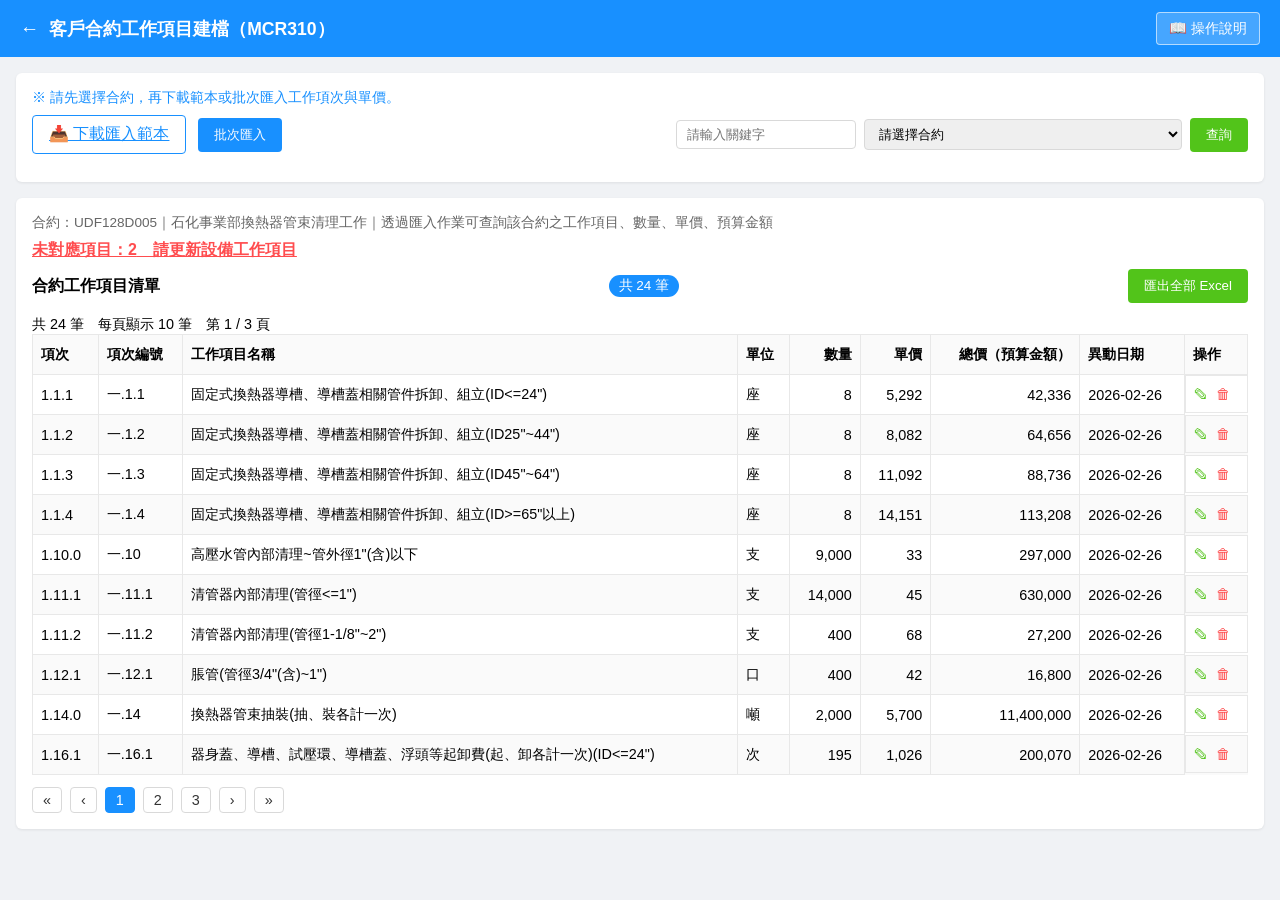
<file: prototype/prototype_MCR310.html>
<!DOCTYPE html>
<html lang="zh-TW">
<head>
  <meta charset="UTF-8">
  <meta name="viewport" content="width=device-width, initial-scale=1.0">
  <title>MCR310 客戶合約工作項目建檔</title>
  <style>
    * { box-sizing: border-box; }
    body { margin: 0; font-family: "Microsoft JhengHei", "Segoe UI", sans-serif; background: #f0f2f5; }
    /* 藍色頂列 */
    .header { background: #1890ff; color: white; padding: 12px 20px; display: flex; align-items: center; justify-content: space-between; gap: 10px; }
    .header-left { display: flex; align-items: center; gap: 10px; }
    .header .back { cursor: pointer; font-size: 1.2em; }
    .header h1 { margin: 0; font-size: 1.1em; font-weight: 600; }
    .header-right { display: flex; align-items: center; }
    .btn-guide { background: rgba(255,255,255,0.2); color: white; border: 1px solid rgba(255,255,255,0.6); padding: 6px 12px; border-radius: 4px; cursor: pointer; font-size: 0.9em; text-decoration: none; }
    .btn-guide:hover { background: rgba(255,255,255,0.3); }
    /* 白色區塊 */
    .panel { background: white; margin: 16px; border-radius: 6px; padding: 16px; box-shadow: 0 1px 3px rgba(0,0,0,0.08); }
    /* 操作列：新增、批次匯入、查詢 */
    .toolbar { display: flex; flex-wrap: wrap; align-items: center; gap: 12px; margin-bottom: 12px; }
    .btn-template { background: #fff; color: #1890ff; border: 1px solid #1890ff; padding: 8px 16px; border-radius: 4px; cursor: pointer; font-weight: 500; }
    .btn-template:hover { background: #e6f7ff; }
    .btn-import { background: #1890ff; color: white; border: none; padding: 8px 16px; border-radius: 4px; cursor: pointer; font-weight: 500; }
    .btn-query, .btn-export { background: #52c41a; color: white; border: none; padding: 8px 16px; border-radius: 4px; cursor: pointer; font-weight: 500; }
    .search-wrap { display: flex; flex-wrap: wrap; align-items: center; gap: 8px; margin-left: auto; }
    .search-wrap input, .search-wrap select { padding: 6px 10px; border: 1px solid #d9d9d9; border-radius: 4px; }
    .search-wrap input { width: 180px; }
    /* 清單標題與筆數 */
    .list-head { display: flex; align-items: center; justify-content: space-between; flex-wrap: wrap; gap: 8px; margin-bottom: 12px; }
    .list-head h2 { margin: 0; font-size: 1em; font-weight: 600; display: flex; align-items: center; gap: 6px; }
    .badge { background: #1890ff; color: white; padding: 2px 10px; border-radius: 12px; font-size: 0.85em; }
    /* 表格 */
    .table-wrap { overflow-x: auto; }
    table { width: 100%; border-collapse: collapse; font-size: 0.9em; }
    th, td { border: 1px solid #e8e8e8; padding: 10px 8px; text-align: left; }
    th { background: #fafafa; font-weight: 600; color: #000; }
    tr:nth-child(even) { background: #fafafa; }
    tr:hover { background: #f0f7ff; }
    .num { text-align: right; }
    .actions { display: flex; gap: 8px; }
    .icon-edit { color: #52c41a; cursor: pointer; }
    .icon-del { color: #ff4d4f; cursor: pointer; }
    /* 分頁 */
    .pagination { display: flex; align-items: center; flex-wrap: wrap; gap: 8px; margin-top: 12px; font-size: 0.9em; }
    .pagination a, .pagination span { padding: 4px 10px; border: 1px solid #d9d9d9; border-radius: 4px; text-decoration: none; color: #333; }
    .pagination a:hover { border-color: #1890ff; color: #1890ff; }
    .pagination .current { background: #1890ff; color: white; border-color: #1890ff; }
    .contract-info { font-size: 0.85em; color: #666; margin-bottom: 8px; }
    /* 未對應項目紅色提示 */
    .unmatched-alert { color: #ff4d4f; font-weight: 600; margin-bottom: 8px; cursor: pointer; text-decoration: underline; display: inline-block; }
    .unmatched-alert:hover { color: #cf1322; }
    /* 彈窗 */
    .modal-overlay { display: none; position: fixed; top: 0; left: 0; right: 0; bottom: 0; background: rgba(0,0,0,0.4); z-index: 100; align-items: center; justify-content: center; }
    .modal-overlay.show { display: flex; }
    .modal-box { background: white; border-radius: 8px; padding: 20px; max-width: 90%; width: 560px; max-height: 80vh; overflow: auto; box-shadow: 0 4px 12px rgba(0,0,0,0.15); }
    .modal-title { margin: 0 0 12px 0; font-size: 1em; color: #ff4d4f; }
    .modal-close { float: right; cursor: pointer; font-size: 1.2em; color: #666; }
    .modal-close:hover { color: #000; }
    .modal-table { width: 100%; border-collapse: collapse; font-size: 0.9em; margin-top: 8px; }
    .modal-table th, .modal-table td { border: 1px solid #e8e8e8; padding: 10px; text-align: left; }
    .modal-table th { background: #fff2f0; color: #ff4d4f; }
    .guide-content { font-size: 0.9em; line-height: 1.6; }
    .guide-content h3 { margin: 12px 0 6px 0; font-size: 1em; color: #1890ff; }
    .guide-content ul { margin: 4px 0; padding-left: 20px; }
    .guide-content p { margin: 6px 0; }
    .guide-content .link { color: #1890ff; word-break: break-all; }
    .contract-hint { font-size: 0.85em; color: #1890ff; margin-bottom: 8px; }
    .confirm-msg { margin: 0 0 16px 0; line-height: 1.6; }
    .confirm-btns { display: flex; gap: 10px; justify-content: flex-end; }
    .btn-yes { background: #1890ff; color: white; border: none; padding: 8px 20px; border-radius: 4px; cursor: pointer; }
    .btn-no { background: #fff; color: #666; border: 1px solid #d9d9d9; padding: 8px 20px; border-radius: 4px; cursor: pointer; }
  </style>
</head>
<body>
  <header class="header">
    <div class="header-left">
      <span class="back" aria-label="返回">←</span>
      <h1>客戶合約工作項目建檔（MCR310）</h1>
    </div>
    <div class="header-right">
      <button type="button" class="btn-guide" id="btn-guide" aria-label="操作說明">📖 操作說明</button>
    </div>
  </header>

  <div class="panel">
    <div class="contract-hint">※ 請先選擇合約，再下載範本或批次匯入工作項次與單價。</div>
    <div class="toolbar">
      <a href="2026-02-26_prototype_MCR310_匯入範本.csv" class="btn-template" download id="btn-download-template">📥 下載匯入範本</a>
      <button type="button" class="btn-import">批次匯入</button>
      <div class="search-wrap">
        <input type="text" placeholder="請輸入關鍵字" aria-label="關鍵字">
        <select id="contract-select" aria-label="合約篩選">
          <option value="">請選擇合約</option>
          <option value="UDF128D005">UDF128D005 - 石化事業部換熱器管束清理工作</option>
        </select>
        <button type="button" class="btn-query">查詢</button>
      </div>
    </div>
  </div>

  <div class="panel">
    <div class="contract-info">合約：UDF128D005｜石化事業部換熱器管束清理工作｜透過匯入作業可查詢該合約之工作項目、數量、單價、預算金額</div>
    <div id="unmatched-block" class="unmatched-alert" title="點選可列出未對應新合約工作項目之設備">未對應項目：<span id="unmatched-count">2</span>　請更新設備工作項目</div>
    <div class="list-head">
      <h2>合約工作項目清單</h2>
      <span class="badge">共 24 筆</span>
      <button type="button" class="btn-export">匯出全部 Excel</button>
    </div>
    <div class="pagination">共 24 筆　每頁顯示 10 筆　第 1 / 3 頁</div>
    <div class="table-wrap">
      <table>
        <thead>
          <tr>
            <th>項次</th>
            <th>項次編號</th>
            <th>工作項目名稱</th>
            <th>單位</th>
            <th class="num">數量</th>
            <th class="num">單價</th>
            <th class="num">總價（預算金額）</th>
            <th>異動日期</th>
            <th>操作</th>
          </tr>
        </thead>
        <tbody>
          <tr>
            <td>1.1.1</td>
            <td>一.1.1</td>
            <td>固定式換熱器導槽、導槽蓋相關管件拆卸、組立(ID&lt;=24")</td>
            <td>座</td>
            <td class="num">8</td>
            <td class="num">5,292</td>
            <td class="num">42,336</td>
            <td>2026-02-26</td>
            <td class="actions"><span class="icon-edit" aria-label="編輯">✎</span><span class="icon-del" aria-label="刪除">🗑</span></td>
          </tr>
          <tr>
            <td>1.1.2</td>
            <td>一.1.2</td>
            <td>固定式換熱器導槽、導槽蓋相關管件拆卸、組立(ID25"~44")</td>
            <td>座</td>
            <td class="num">8</td>
            <td class="num">8,082</td>
            <td class="num">64,656</td>
            <td>2026-02-26</td>
            <td class="actions"><span class="icon-edit" aria-label="編輯">✎</span><span class="icon-del" aria-label="刪除">🗑</span></td>
          </tr>
          <tr>
            <td>1.1.3</td>
            <td>一.1.3</td>
            <td>固定式換熱器導槽、導槽蓋相關管件拆卸、組立(ID45"~64")</td>
            <td>座</td>
            <td class="num">8</td>
            <td class="num">11,092</td>
            <td class="num">88,736</td>
            <td>2026-02-26</td>
            <td class="actions"><span class="icon-edit" aria-label="編輯">✎</span><span class="icon-del" aria-label="刪除">🗑</span></td>
          </tr>
          <tr>
            <td>1.1.4</td>
            <td>一.1.4</td>
            <td>固定式換熱器導槽、導槽蓋相關管件拆卸、組立(ID&gt;=65"以上)</td>
            <td>座</td>
            <td class="num">8</td>
            <td class="num">14,151</td>
            <td class="num">113,208</td>
            <td>2026-02-26</td>
            <td class="actions"><span class="icon-edit" aria-label="編輯">✎</span><span class="icon-del" aria-label="刪除">🗑</span></td>
          </tr>
          <tr>
            <td>1.10.0</td>
            <td>一.10</td>
            <td>高壓水管內部清理~管外徑1"(含)以下</td>
            <td>支</td>
            <td class="num">9,000</td>
            <td class="num">33</td>
            <td class="num">297,000</td>
            <td>2026-02-26</td>
            <td class="actions"><span class="icon-edit" aria-label="編輯">✎</span><span class="icon-del" aria-label="刪除">🗑</span></td>
          </tr>
          <tr>
            <td>1.11.1</td>
            <td>一.11.1</td>
            <td>清管器內部清理(管徑&lt;=1")</td>
            <td>支</td>
            <td class="num">14,000</td>
            <td class="num">45</td>
            <td class="num">630,000</td>
            <td>2026-02-26</td>
            <td class="actions"><span class="icon-edit" aria-label="編輯">✎</span><span class="icon-del" aria-label="刪除">🗑</span></td>
          </tr>
          <tr>
            <td>1.11.2</td>
            <td>一.11.2</td>
            <td>清管器內部清理(管徑1-1/8"~2")</td>
            <td>支</td>
            <td class="num">400</td>
            <td class="num">68</td>
            <td class="num">27,200</td>
            <td>2026-02-26</td>
            <td class="actions"><span class="icon-edit" aria-label="編輯">✎</span><span class="icon-del" aria-label="刪除">🗑</span></td>
          </tr>
          <tr>
            <td>1.12.1</td>
            <td>一.12.1</td>
            <td>脹管(管徑3/4"(含)~1")</td>
            <td>口</td>
            <td class="num">400</td>
            <td class="num">42</td>
            <td class="num">16,800</td>
            <td>2026-02-26</td>
            <td class="actions"><span class="icon-edit" aria-label="編輯">✎</span><span class="icon-del" aria-label="刪除">🗑</span></td>
          </tr>
          <tr>
            <td>1.14.0</td>
            <td>一.14</td>
            <td>換熱器管束抽裝(抽、裝各計一次)</td>
            <td>噸</td>
            <td class="num">2,000</td>
            <td class="num">5,700</td>
            <td class="num">11,400,000</td>
            <td>2026-02-26</td>
            <td class="actions"><span class="icon-edit" aria-label="編輯">✎</span><span class="icon-del" aria-label="刪除">🗑</span></td>
          </tr>
          <tr>
            <td>1.16.1</td>
            <td>一.16.1</td>
            <td>器身蓋、導槽、試壓環、導槽蓋、浮頭等起卸費(起、卸各計一次)(ID&lt;=24")</td>
            <td>次</td>
            <td class="num">195</td>
            <td class="num">1,026</td>
            <td class="num">200,070</td>
            <td>2026-02-26</td>
            <td class="actions"><span class="icon-edit" aria-label="編輯">✎</span><span class="icon-del" aria-label="刪除">🗑</span></td>
          </tr>
        </tbody>
      </table>
    </div>
    <div class="pagination">
      <a href="#">«</a><a href="#">‹</a>
      <span class="current">1</span><a href="#">2</a><a href="#">3</a>
      <a href="#">›</a><a href="#">»</a>
    </div>
  </div>

  <!-- 操作說明彈窗 -->
  <div id="guide-modal" class="modal-overlay" role="dialog" aria-labelledby="guide-modal-title" aria-modal="true">
    <div class="modal-box" style="width: 480px;">
      <span class="modal-close" id="guide-modal-close" aria-label="關閉">×</span>
      <h2 id="guide-modal-title" class="modal-title" style="color: #1890ff;">MCR310 客戶合約工作項目建檔｜操作說明</h2>
      <div class="guide-content">
        <h3>程式說明與何時使用</h3>
        <p>本程式用於<strong>客戶合約簽訂時</strong>，將該合約之工作項目、項次、單價與預算金額建檔，作為後續請款單價與結算依據。<strong>作業順序：先選入合約，再匯入工作項次與單價。</strong></p>
        <ul>
          <li><strong>新合約簽訂</strong>：收到客戶合約後，需建立該合約的工作項目與單價，供 MCR330 回報完工請款試算套用。</li>
          <li><strong>合約變更</strong>：合約工作項目或單價異動時，於本程式更新或重新匯入。</li>
          <li><strong>初次建檔</strong>：可先「下載匯入範本」填寫，再以「批次匯入」上傳，減少逐筆輸入。</li>
        </ul>
        <p><strong>重新匯入</strong>：若此合約已有資料，系統會提醒「是否清除原有資料」；確認「是」則<strong>標記刪除原資料並全部新增重匯</strong>，維持完整性，避免重複或遺留上次資料差異。</p>
        <h3>一、畫面區塊</h3>
        <ul>
          <li><strong>頂列</strong>：返回、程式標題、右上方「📖 操作說明」可開啟本說明。</li>
          <li><strong>操作列</strong>：※ 請先選擇合約 → <strong>下載匯入範本</strong>、批次匯入、合約篩選、查詢。（本作業以批次匯入為主，不提供單筆新增）</li>
          <li><strong>合約說明列</strong>：顯示目前合約與匯入查詢說明。</li>
          <li><strong>未對應項目提示</strong>：匯入後若檢查到設備工作項目對應不到新合約，以紅色顯示筆數，點選可列出清單。</li>
          <li><strong>合約工作項目清單</strong>：表格與分頁、匯出全部 Excel。</li>
        </ul>
        <h3>二、主要欄位</h3>
        <ul>
          <li>項次、項次編號、工作項目名稱、單位、數量、單價、總價（預算金額）、追加項識別、異動日期、操作（編輯／刪除）。</li>
        </ul>
        <h3>三、操作步驟</h3>
        <ol style="margin: 4px 0; padding-left: 20px;">
          <li><strong>先選入合約</strong>：於合約篩選選擇要建檔的合約後點「查詢」。</li>
          <li>初次建檔可點「<strong>下載匯入範本</strong>」取得 CSV 範本，依欄位填寫後再點「批次匯入」上傳。</li>
          <li>點「批次匯入」上傳該合約之工作項次與單價；若此合約已有資料，系統會詢問「是否清除原有資料」，確認「是」則標記刪除原資料並全部新增重匯，維持完整性。</li>
          <li>匯入後系統會檢查設備工作項目是否對應到新合約；若有「未對應項目」紅色提示，點選可查看清單，並至 MCR320 更新設備對應工作項目。</li>
          <li>可「匯出全部 Excel」匯出清單；單筆修正可於清單上使用編輯／刪除。</li>
        </ol>
        <h3>四、雛型與範本連結</h3>
        <p>本雛型：<span class="link">2026-02-26_prototype_MCR310.html</span></p>
        <p>操作說明：<span class="link">2026-02-26_prototype_MCR310_操作說明.md</span></p>
        <p>匯入範本：<span class="link">2026-02-26_prototype_MCR310_匯入範本.csv</span>（下載後填寫再批次匯入）</p>
      </div>
    </div>
  </div>

  <!-- 重新匯入確認彈窗 -->
  <div id="reimport-confirm-modal" class="modal-overlay" role="dialog" aria-labelledby="reimport-confirm-title" aria-modal="true">
    <div class="modal-box" style="width: 440px;">
      <h2 id="reimport-confirm-title" class="modal-title" style="color: #faad14;">重新匯入確認</h2>
      <p class="confirm-msg">此合約已有工作項目資料，是否清除原有資料後全部以本次匯入取代？<br><br>確認「是」將<strong>標記刪除原資料並全部新增重匯</strong>，以維持資料完整性，避免重複或遺留上次資料差異。</p>
      <div class="confirm-btns">
        <button type="button" class="btn-no" id="reimport-no">否</button>
        <button type="button" class="btn-yes" id="reimport-yes">是</button>
      </div>
    </div>
  </div>

  <!-- 未對應項目清單彈窗 -->
  <div id="unmatched-modal" class="modal-overlay" role="dialog" aria-labelledby="unmatched-modal-title" aria-modal="true">
    <div class="modal-box">
      <span class="modal-close" id="unmatched-modal-close" aria-label="關閉">×</span>
      <h2 id="unmatched-modal-title" class="modal-title">未對應新合約工作項目（設備工作項目需更新）</h2>
      <p style="font-size: 0.9em; color: #666; margin: 0 0 8px 0;">以下為所屬設備中對應不到新合約工作項目的項目，請至 MCR320 客戶設備對應工作項目建檔更新。</p>
      <table class="modal-table">
        <thead>
          <tr>
            <th>工作項目</th>
            <th>設備編號</th>
          </tr>
        </thead>
        <tbody>
          <tr>
            <td>固定式換熱器導槽、導槽蓋相關管件拆卸、組立(ID25"~44")</td>
            <td>A100,B200</td>
          </tr>
          <tr>
            <td>清管器內部清理(管徑1-1/8"~2")</td>
            <td>E-1326S</td>
          </tr>
        </tbody>
      </table>
    </div>
  </div>

  <script>
    document.querySelector('.back').addEventListener('click', function () { window.history.back(); });
    document.getElementById('btn-guide').addEventListener('click', function () {
      document.getElementById('guide-modal').classList.add('show');
    });
    document.getElementById('guide-modal-close').addEventListener('click', function () {
      document.getElementById('guide-modal').classList.remove('show');
    });
    document.getElementById('guide-modal').addEventListener('click', function (e) {
      if (e.target === this) this.classList.remove('show');
    });
    document.querySelector('.btn-import').addEventListener('click', function () {
      var contractSelect = document.getElementById('contract-select');
      if (!contractSelect.value) {
        alert('請先選擇要建檔的合約，再進行批次匯入。');
        return;
      }
      // 雛型模擬：此合約已有資料時顯示重新匯入確認（實際以後端判斷為準）
      var hasExistingData = true;
      if (hasExistingData) {
        document.getElementById('reimport-confirm-modal').classList.add('show');
      } else {
        doImport();
      }
    });
    function doImport() {
      document.getElementById('reimport-confirm-modal').classList.remove('show');
      alert('已標記刪除原資料並全部新增重匯。批次匯入完成。已啟動檢查：所屬設備之工作項目是否對應到新合約工作項目。');
      document.getElementById('unmatched-block').style.display = 'inline-block';
    }
    document.getElementById('reimport-yes').addEventListener('click', doImport);
    document.getElementById('reimport-no').addEventListener('click', function () {
      document.getElementById('reimport-confirm-modal').classList.remove('show');
    });
    document.getElementById('reimport-confirm-modal').addEventListener('click', function (e) {
      if (e.target === this) document.getElementById('reimport-confirm-modal').classList.remove('show');
    });
    document.querySelector('.btn-export').addEventListener('click', function () { alert('匯出全部 Excel'); });
    document.getElementById('unmatched-block').addEventListener('click', function () {
      document.getElementById('unmatched-modal').classList.add('show');
    });
    document.getElementById('unmatched-modal-close').addEventListener('click', function () {
      document.getElementById('unmatched-modal').classList.remove('show');
    });
    document.getElementById('unmatched-modal').addEventListener('click', function (e) {
      if (e.target === this) this.classList.remove('show');
    });
  </script>
</body>
</html>
</file>
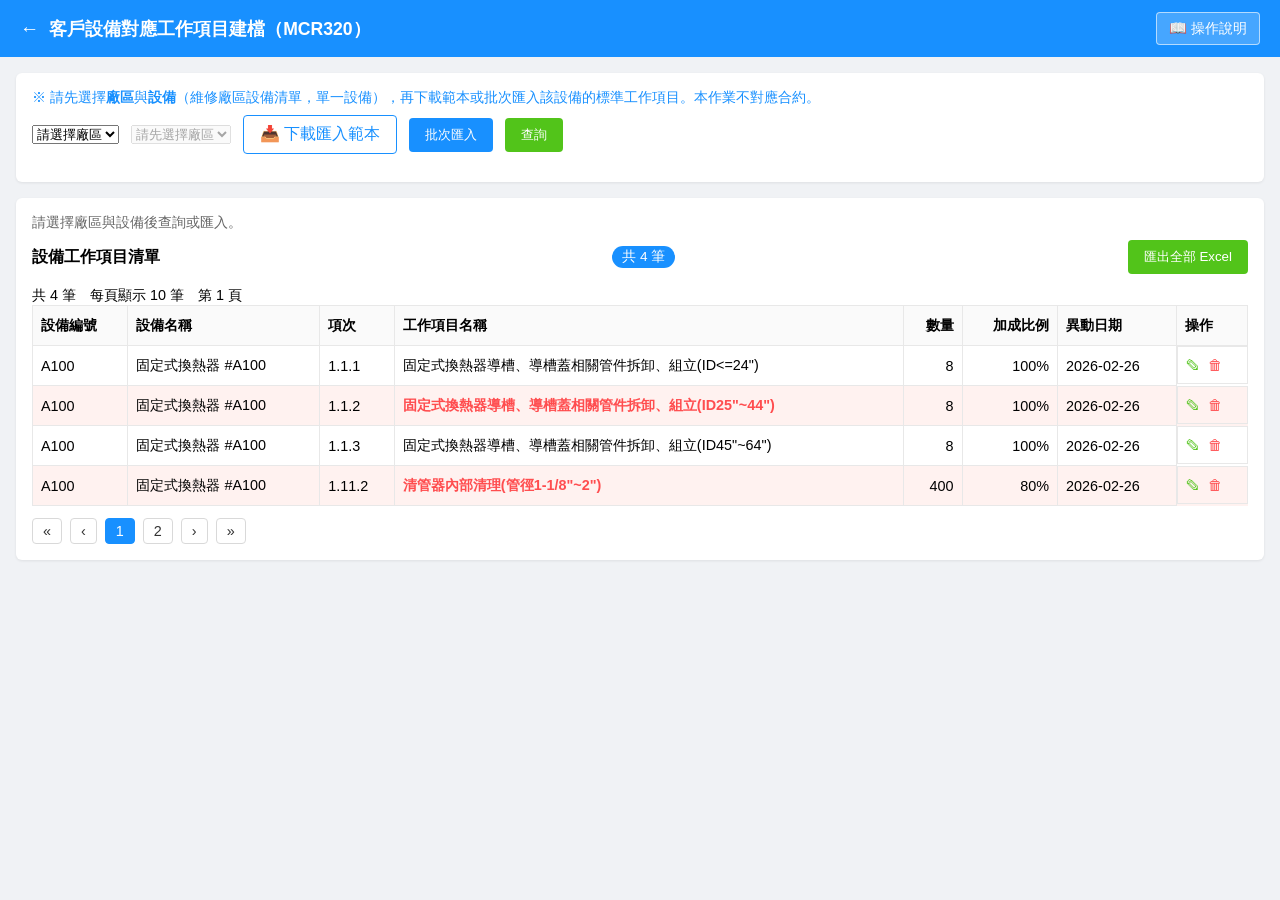
<file: prototype/prototype_MCR320.html>
<!DOCTYPE html>
<html lang="zh-TW">
<head>
  <meta charset="UTF-8">
  <meta name="viewport" content="width=device-width, initial-scale=1.0">
  <title>MCR320 客戶設備對應工作項目建檔</title>
  <style>
    * { box-sizing: border-box; }
    body { margin: 0; font-family: "Microsoft JhengHei", "Segoe UI", sans-serif; background: #f0f2f5; }
    .header { background: #1890ff; color: white; padding: 12px 20px; display: flex; align-items: center; justify-content: space-between; gap: 10px; }
    .header-left { display: flex; align-items: center; gap: 10px; }
    .header .back { cursor: pointer; font-size: 1.2em; }
    .header h1 { margin: 0; font-size: 1.1em; font-weight: 600; }
    .header-right { display: flex; align-items: center; }
    .btn-guide { background: rgba(255,255,255,0.2); color: white; border: 1px solid rgba(255,255,255,0.6); padding: 6px 12px; border-radius: 4px; cursor: pointer; font-size: 0.9em; }
    .btn-guide:hover { background: rgba(255,255,255,0.3); }
    .panel { background: white; margin: 16px; border-radius: 6px; padding: 16px; box-shadow: 0 1px 3px rgba(0,0,0,0.08); }
    .toolbar { display: flex; flex-wrap: wrap; align-items: center; gap: 12px; margin-bottom: 12px; }
    .btn-template { background: #fff; color: #1890ff; border: 1px solid #1890ff; padding: 8px 16px; border-radius: 4px; cursor: pointer; font-weight: 500; text-decoration: none; }
    .btn-template:hover { background: #e6f7ff; }
    .btn-import { background: #1890ff; color: white; border: none; padding: 8px 16px; border-radius: 4px; cursor: pointer; font-weight: 500; }
    .btn-query, .btn-export { background: #52c41a; color: white; border: none; padding: 8px 16px; border-radius: 4px; cursor: pointer; font-weight: 500; }
    .search-wrap { display: flex; flex-wrap: wrap; align-items: center; gap: 8px; margin-left: auto; }
    .search-wrap input, .search-wrap select { padding: 6px 10px; border: 1px solid #d9d9d9; border-radius: 4px; }
    .search-wrap input { width: 180px; }
    .list-head { display: flex; align-items: center; justify-content: space-between; flex-wrap: wrap; gap: 8px; margin-bottom: 12px; }
    .list-head h2 { margin: 0; font-size: 1em; font-weight: 600; }
    .badge { background: #1890ff; color: white; padding: 2px 10px; border-radius: 12px; font-size: 0.85em; }
    .table-wrap { overflow-x: auto; }
    table { width: 100%; border-collapse: collapse; font-size: 0.9em; }
    th, td { border: 1px solid #e8e8e8; padding: 10px 8px; text-align: left; }
    th { background: #fafafa; font-weight: 600; color: #000; }
    tr:nth-child(even) { background: #fafafa; }
    tr:hover { background: #f0f7ff; }
    .num { text-align: right; }
    .actions { display: flex; gap: 8px; }
    .icon-edit { color: #52c41a; cursor: pointer; }
    .icon-del { color: #ff4d4f; cursor: pointer; }
    .pagination { display: flex; align-items: center; flex-wrap: wrap; gap: 8px; margin-top: 12px; font-size: 0.9em; }
    .pagination a, .pagination span { padding: 4px 10px; border: 1px solid #d9d9d9; border-radius: 4px; text-decoration: none; color: #333; }
    .pagination a:hover { border-color: #1890ff; color: #1890ff; }
    .pagination .current { background: #1890ff; color: white; border-color: #1890ff; }
    .scope-info { font-size: 0.85em; color: #666; margin-bottom: 8px; }
    .scope-hint { font-size: 0.85em; color: #1890ff; margin-bottom: 8px; }
    .unmatched-alert { color: #ff4d4f; font-weight: 600; margin-bottom: 8px; cursor: pointer; text-decoration: underline; display: inline-block; }
    .unmatched-alert:hover { color: #cf1322; }
    tr.row-unmatched { background: #fff2f0 !important; }
    tr.row-unmatched td:nth-child(4) { color: #ff4d4f; font-weight: 600; }
    .modal-overlay { display: none; position: fixed; top: 0; left: 0; right: 0; bottom: 0; background: rgba(0,0,0,0.4); z-index: 100; align-items: center; justify-content: center; }
    .modal-overlay.show { display: flex; }
    .modal-box { background: white; border-radius: 8px; padding: 20px; max-width: 90%; width: 560px; max-height: 80vh; overflow: auto; box-shadow: 0 4px 12px rgba(0,0,0,0.15); }
    .modal-title { margin: 0 0 12px 0; font-size: 1em; color: #ff4d4f; }
    .modal-close { float: right; cursor: pointer; font-size: 1.2em; color: #666; }
    .modal-close:hover { color: #000; }
    .guide-content { font-size: 0.9em; line-height: 1.6; }
    .guide-content h3 { margin: 12px 0 6px 0; font-size: 1em; color: #1890ff; }
    .guide-content ul { margin: 4px 0; padding-left: 20px; }
    .guide-content p { margin: 6px 0; }
    .guide-content .link { color: #1890ff; word-break: break-all; }
    .confirm-msg { margin: 0 0 16px 0; line-height: 1.6; }
    .confirm-btns { display: flex; gap: 10px; justify-content: flex-end; }
    .btn-yes { background: #1890ff; color: white; border: none; padding: 8px 20px; border-radius: 4px; cursor: pointer; }
    .btn-no { background: #fff; color: #666; border: 1px solid #d9d9d9; padding: 8px 20px; border-radius: 4px; cursor: pointer; }
  </style>
</head>
<body>
  <header class="header">
    <div class="header-left">
      <span class="back" aria-label="返回">←</span>
      <h1>客戶設備對應工作項目建檔（MCR320）</h1>
    </div>
    <div class="header-right">
      <button type="button" class="btn-guide" id="btn-guide" aria-label="操作說明">📖 操作說明</button>
    </div>
  </header>

  <div class="panel">
    <div class="scope-hint">※ 請先選擇<strong>廠區</strong>與<strong>設備</strong>（維修廠區設備清單，單一設備），再下載範本或批次匯入該設備的標準工作項目。本作業不對應合約。</div>
    <div class="toolbar">
      <select id="area-select" aria-label="廠區">
        <option value="">請選擇廠區</option>
        <option value="AREA01">廠區一</option>
        <option value="AREA02">廠區二</option>
      </select>
      <select id="device-select" aria-label="設備編號" disabled>
        <option value="">請先選擇廠區</option>
      </select>
      <a href="2026-02-26_prototype_MCR320_匯入範本.csv" class="btn-template" download id="btn-download-template">📥 下載匯入範本</a>
      <button type="button" class="btn-import" id="btn-import">批次匯入</button>
      <button type="button" class="btn-query" id="btn-query">查詢</button>
    </div>
  </div>

  <div class="panel">
    <div class="scope-info" id="scope-info">請選擇廠區與設備後查詢或匯入。</div>
    <div id="unmatched-block" class="unmatched-alert" style="display: none;" title="點選可列出對應不到最新合約工作項目單價之項目">對應不到最新合約工作項目單價：<span id="unmatched-count">0</span> 筆</div>
    <div class="list-head">
      <h2>設備工作項目清單</h2>
      <span class="badge" id="list-count">共 4 筆</span>
      <button type="button" class="btn-export">匯出全部 Excel</button>
    </div>
    <div class="pagination">共 4 筆　每頁顯示 10 筆　第 1 頁</div>
    <div class="table-wrap">
      <table>
        <thead>
          <tr>
            <th>設備編號</th>
            <th>設備名稱</th>
            <th>項次</th>
            <th>工作項目名稱</th>
            <th class="num">數量</th>
            <th class="num">加成比例</th>
            <th>異動日期</th>
            <th>操作</th>
          </tr>
        </thead>
        <tbody>
          <tr>
            <td>A100</td>
            <td>固定式換熱器 #A100</td>
            <td>1.1.1</td>
            <td>固定式換熱器導槽、導槽蓋相關管件拆卸、組立(ID&lt;=24")</td>
            <td class="num">8</td>
            <td class="num">100%</td>
            <td>2026-02-26</td>
            <td class="actions"><span class="icon-edit" aria-label="編輯">✎</span><span class="icon-del" aria-label="刪除">🗑</span></td>
          </tr>
          <tr class="row-unmatched">
            <td>A100</td>
            <td>固定式換熱器 #A100</td>
            <td>1.1.2</td>
            <td>固定式換熱器導槽、導槽蓋相關管件拆卸、組立(ID25"~44")</td>
            <td class="num">8</td>
            <td class="num">100%</td>
            <td>2026-02-26</td>
            <td class="actions"><span class="icon-edit" aria-label="編輯">✎</span><span class="icon-del" aria-label="刪除">🗑</span></td>
          </tr>
          <tr>
            <td>A100</td>
            <td>固定式換熱器 #A100</td>
            <td>1.1.3</td>
            <td>固定式換熱器導槽、導槽蓋相關管件拆卸、組立(ID45"~64")</td>
            <td class="num">8</td>
            <td class="num">100%</td>
            <td>2026-02-26</td>
            <td class="actions"><span class="icon-edit" aria-label="編輯">✎</span><span class="icon-del" aria-label="刪除">🗑</span></td>
          </tr>
          <tr class="row-unmatched">
            <td>A100</td>
            <td>固定式換熱器 #A100</td>
            <td>1.11.2</td>
            <td>清管器內部清理(管徑1-1/8"~2")</td>
            <td class="num">400</td>
            <td class="num">80%</td>
            <td>2026-02-26</td>
            <td class="actions"><span class="icon-edit" aria-label="編輯">✎</span><span class="icon-del" aria-label="刪除">🗑</span></td>
          </tr>
        </tbody>
      </table>
    </div>
    <div class="pagination">
      <a href="#">«</a><a href="#">‹</a>
      <span class="current">1</span><a href="#">2</a>
      <a href="#">›</a><a href="#">»</a>
    </div>
  </div>

  <!-- 操作說明彈窗 -->
  <div id="guide-modal" class="modal-overlay" role="dialog" aria-labelledby="guide-modal-title" aria-modal="true">
    <div class="modal-box" style="width: 480px;">
      <span class="modal-close" id="guide-modal-close" aria-label="關閉">×</span>
      <h2 id="guide-modal-title" class="modal-title" style="color: #1890ff;">MCR320 客戶設備對應工作項目建檔｜操作說明</h2>
      <div class="guide-content">
        <h3>程式說明與何時使用</h3>
        <p>本程式建檔<strong>維修廠區設備</strong>之<strong>標準工作項目、數量與預設加成比例</strong>，供 MCR330 試算與 MCR340 加成作業使用。<strong>對應廠區設備清單，不對應合約。</strong>作業順序：先選<strong>廠區 + 設備編號</strong>（單一設備），再匯入該設備的標準工作項目。本作業以批次匯入為主，不提供單筆新增。</p>
        <ul>
          <li><strong>設備建檔</strong>：依維修廠區設備清單選擇單一設備後，匯入該設備的標準工作項次、數量與加成。</li>
          <li><strong>設備或工作項異動</strong>：設備對應工作項目、數量或加成預設值異動時，於本程式重新匯入。</li>
          <li><strong>對應檢查</strong>：匯入或載入查詢時，可呈現<strong>對應不到最新合約工作項目單價</strong>的筆數提示；清單中無法對應的該筆以<strong>紅色</strong>顯示，請至 MCR310 補建合約工作項目。</li>
        </ul>
        <p><strong>重新匯入</strong>：若此設備已有工作項目資料，系統會提醒「是否清除原有資料」；確認「是」則標記刪除原資料並全部新增重匯，維持完整性。</p>
        <h3>一、畫面區塊</h3>
        <ul>
          <li><strong>頂列</strong>：返回、程式標題、右上方「📖 操作說明」可開啟本說明。</li>
          <li><strong>操作列</strong>：※ 請先選擇<strong>廠區</strong>與<strong>設備</strong>（單一）→ 下載匯入範本、批次匯入、查詢。</li>
          <li><strong>說明列</strong>：顯示目前廠區與設備；<strong>對應不到最新合約工作項目單價</strong>筆數提示（紅色、可點選列清單）。</li>
          <li><strong>設備工作項目清單</strong>：無法對應到合約工作項目單價的該筆以<strong>紅色</strong>顯示；表格與分頁、匯出全部 Excel。</li>
        </ul>
        <h3>二、主要欄位</h3>
        <ul>
          <li>設備編號、設備名稱、項次、工作項目名稱、數量、加成比例（%、如 80%、100%、120%、200%）、異動日期、操作（編輯／刪除）。工作項目若對應不到 MCR310 合約工作項目單價，該筆以紅色標示。</li>
        </ul>
        <h3>三、操作步驟</h3>
        <ol style="margin: 4px 0; padding-left: 20px;">
          <li><strong>先選廠區與設備</strong>：於廠區選擇維修廠區，於設備選擇單一設備（對應維修廠區設備清單）。</li>
          <li>初次建檔可點「<strong>下載匯入範本</strong>」取得 CSV 範本，依欄位填寫該設備之工作項次、數量、加成比例後再點「批次匯入」上傳。</li>
          <li>點「批次匯入」或「查詢」後，若有對應不到最新合約工作項目單價之筆數，會顯示紅色提示，點選可列清單；清單中該筆工作項目亦以紅色顯示。</li>
          <li>若此設備已有資料，重新匯入時系統會詢問「是否清除原有資料」，確認「是」則標記刪除原資料並全部新增重匯。</li>
          <li>可「匯出全部 Excel」匯出清單；單筆修正可於清單上使用編輯／刪除。加成比例後續可於 <strong>MCR340 設備追加請款建立</strong> 之加成作業調整。</li>
        </ol>
        <h3>四、雛型與範本連結</h3>
        <p>本雛型內建操作說明；匯入範本可於畫面上「下載匯入範本」取得。</p>
      </div>
    </div>
  </div>

  <!-- 對應不到合約工作項目單價清單彈窗 -->
  <div id="unmatched-modal" class="modal-overlay" role="dialog" aria-labelledby="unmatched-modal-title" aria-modal="true">
    <div class="modal-box">
      <span class="modal-close" id="unmatched-modal-close" aria-label="關閉">×</span>
      <h2 id="unmatched-modal-title" class="modal-title" style="color: #ff4d4f;">對應不到最新合約工作項目單價</h2>
      <p style="font-size: 0.9em; color: #666; margin: 0 0 8px 0;">以下工作項目於目前合約（MCR310）中無對應單價，請至 MCR310 補建或調整合約工作項目。</p>
      <table class="modal-table" style="width:100%; border-collapse:collapse; font-size:0.9em; margin-top:8px;">
        <thead>
          <tr><th style="border:1px solid #e8e8e8; padding:8px; text-align:left; background:#fff2f0;">項次</th><th style="border:1px solid #e8e8e8; padding:8px; text-align:left; background:#fff2f0;">工作項目名稱</th></tr>
        </thead>
        <tbody>
          <tr><td style="border:1px solid #e8e8e8; padding:8px;">1.1.2</td><td style="border:1px solid #e8e8e8; padding:8px; color:#ff4d4f;">固定式換熱器導槽、導槽蓋相關管件拆卸、組立(ID25"~44")</td></tr>
          <tr><td style="border:1px solid #e8e8e8; padding:8px;">1.11.2</td><td style="border:1px solid #e8e8e8; padding:8px; color:#ff4d4f;">清管器內部清理(管徑1-1/8"~2")</td></tr>
        </tbody>
      </table>
    </div>
  </div>

  <!-- 重新匯入確認彈窗 -->
  <div id="reimport-confirm-modal" class="modal-overlay" role="dialog" aria-labelledby="reimport-confirm-title" aria-modal="true">
    <div class="modal-box" style="width: 440px;">
      <h2 id="reimport-confirm-title" class="modal-title" style="color: #faad14;">重新匯入確認</h2>
      <p class="confirm-msg">此設備已有工作項目資料，是否清除原有資料後全部以本次匯入取代？<br><br>確認「是」將<strong>標記刪除原資料並全部新增重匯</strong>，以維持資料完整性，避免重複或遺留上次資料差異。</p>
      <div class="confirm-btns">
        <button type="button" class="btn-no" id="reimport-no">否</button>
        <button type="button" class="btn-yes" id="reimport-yes">是</button>
      </div>
    </div>
  </div>

  <script>
    var deviceList = {
      AREA01: [
        { value: 'A100', text: 'A100 - 固定式換熱器 #A100' },
        { value: 'B200', text: 'B200 - 固定式換熱器 #B200' }
      ],
      AREA02: [
        { value: 'E-1326S', text: 'E-1326S - 清管器 E-1326S' }
      ]
    };
    document.querySelector('.back').addEventListener('click', function () { window.history.back(); });
    document.getElementById('btn-guide').addEventListener('click', function () {
      document.getElementById('guide-modal').classList.add('show');
    });
    document.getElementById('guide-modal-close').addEventListener('click', function () {
      document.getElementById('guide-modal').classList.remove('show');
    });
    document.getElementById('guide-modal').addEventListener('click', function (e) {
      if (e.target === this) this.classList.remove('show');
    });
    document.getElementById('area-select').addEventListener('change', function () {
      var area = this.value;
      var devSelect = document.getElementById('device-select');
      devSelect.innerHTML = '<option value="">請選擇設備</option>';
      devSelect.disabled = !area;
      if (area && deviceList[area]) {
        deviceList[area].forEach(function (d) {
          var opt = document.createElement('option');
          opt.value = d.value;
          opt.textContent = d.text;
          devSelect.appendChild(opt);
        });
      }
      document.getElementById('scope-info').textContent = '請選擇廠區與設備後查詢或匯入。';
      document.getElementById('unmatched-block').style.display = 'none';
    });
    document.getElementById('device-select').addEventListener('change', function () {
      var areaSelect = document.getElementById('area-select');
      var areaName = areaSelect.options[areaSelect.selectedIndex].text.replace('請選擇廠區', '').trim() || '';
      var devText = this.options[this.selectedIndex].text;
      if (this.value) {
        document.getElementById('scope-info').textContent = '廠區：' + areaName + '｜設備：' + devText + '｜匯入／查詢後可檢視對應不到最新合約工作項目單價之筆數。';
      } else {
        document.getElementById('scope-info').textContent = '請選擇廠區與設備後查詢或匯入。';
      }
    });
    document.getElementById('btn-query').addEventListener('click', function () {
      if (!document.getElementById('device-select').value) {
        alert('請先選擇廠區與設備，再查詢。');
        return;
      }
      document.getElementById('unmatched-count').textContent = '2';
      document.getElementById('unmatched-block').style.display = 'inline-block';
    });
    document.getElementById('btn-import').addEventListener('click', function () {
      if (!document.getElementById('device-select').value) {
        alert('請先選擇廠區與設備，再進行批次匯入。');
        return;
      }
      var hasExistingData = true;
      if (hasExistingData) {
        document.getElementById('reimport-confirm-modal').classList.add('show');
      } else {
        doImport();
      }
    });
    function doImport() {
      document.getElementById('reimport-confirm-modal').classList.remove('show');
      alert('已標記刪除原資料並全部新增重匯。批次匯入完成。');
      document.querySelector('.badge').textContent = '共 4 筆';
      document.getElementById('unmatched-count').textContent = '2';
      document.getElementById('unmatched-block').style.display = 'inline-block';
    }
    document.getElementById('reimport-yes').addEventListener('click', doImport);
    document.getElementById('reimport-no').addEventListener('click', function () {
      document.getElementById('reimport-confirm-modal').classList.remove('show');
    });
    document.getElementById('reimport-confirm-modal').addEventListener('click', function (e) {
      if (e.target === this) document.getElementById('reimport-confirm-modal').classList.remove('show');
    });
    document.getElementById('unmatched-block').addEventListener('click', function () {
      document.getElementById('unmatched-modal').classList.add('show');
    });
    document.getElementById('unmatched-modal-close').addEventListener('click', function () {
      document.getElementById('unmatched-modal').classList.remove('show');
    });
    document.getElementById('unmatched-modal').addEventListener('click', function (e) {
      if (e.target === this) this.classList.remove('show');
    });
    document.querySelector('.btn-export').addEventListener('click', function () { alert('匯出全部 Excel'); });
  </script>
</body>
</html>
</file>
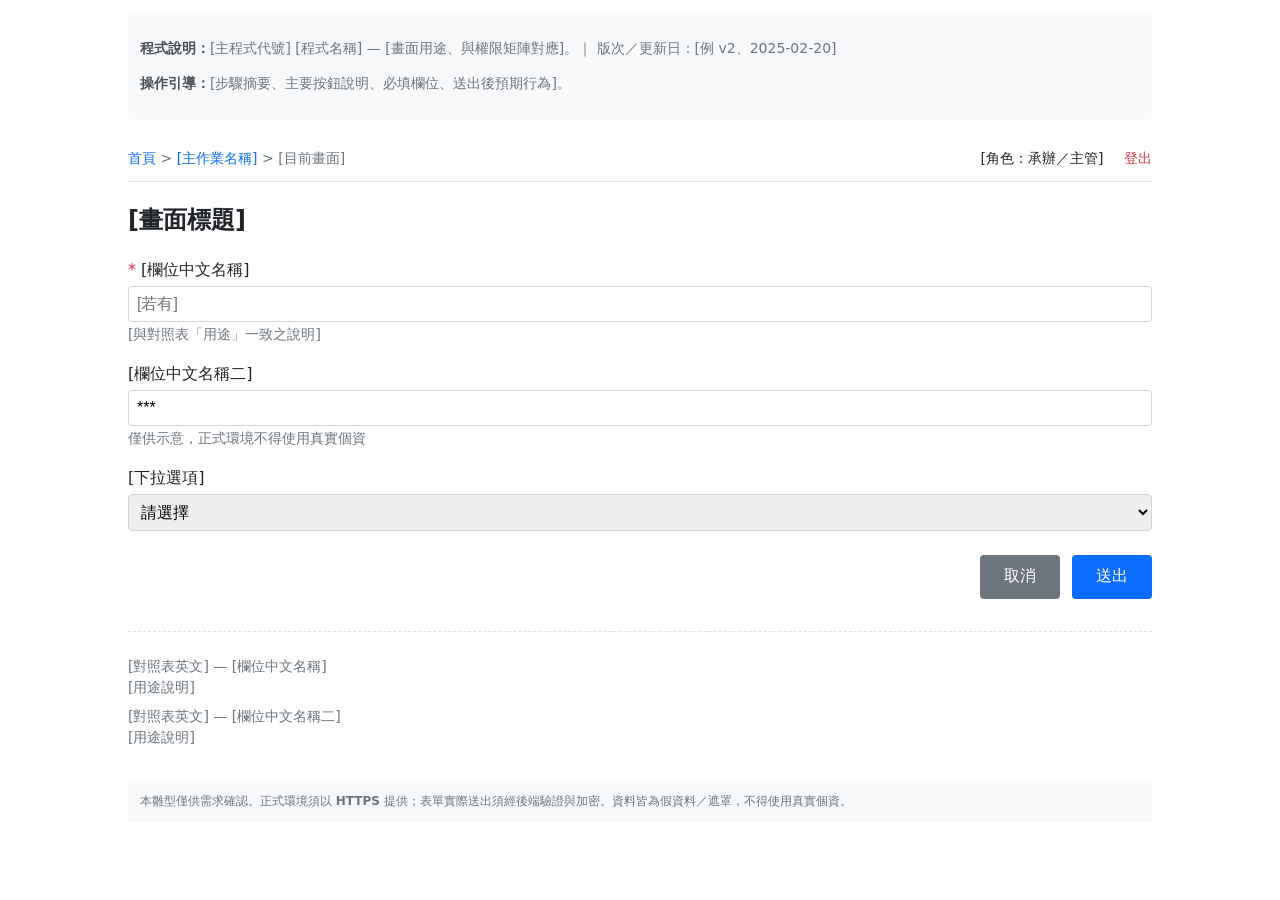
<file: _archive/00_Templates/Tpl_Prototype_HTML.html>
<!DOCTYPE html>
<html lang="zh-TW">
<head>
  <meta charset="UTF-8">
  <meta name="viewport" content="width=device-width, initial-scale=1">
  <!--
    雛型中繼資料
    分析階段檔名：YYYY-MM-DD_prototype_<主程式代號>.html（僅留 2 版）
    對外發布檔名：<程式代號>_<程式名稱英文>.html（不分版次）；版次於下方 title 或頁面內容呈現
    主程式代號：[例 CUS110] 標題：[例 出口案件建檔]
    參考：internal_docs/雛型產出規範與指引.md §7、§8.5
  -->
  <title>[主程式代號] [畫面標題] - 雛型</title>
  <style>
    :root {
      --color-primary: #0d6efd;
      --color-success: #198754;
      --color-danger: #dc3545;
      --color-muted: #6c757d;
      --touch-min: 44px;
      --font-base: 1rem;
      --space: 0.75rem;
    }
    * { box-sizing: border-box; }
    body { font-family: system-ui, "Microsoft JhengHei", sans-serif; font-size: var(--font-base); line-height: 1.5; margin: 0; padding: var(--space); color: #212529; }
    .container { max-width: 1024px; margin: 0 auto; }

    /* 導覽／頂欄：操作一致性 */
    .navbar { display: flex; align-items: center; justify-content: space-between; padding: var(--space) 0; border-bottom: 1px solid #dee2e6; margin-bottom: 1rem; }
    .breadcrumb { color: var(--color-muted); font-size: 0.875rem; }
    .breadcrumb a { color: var(--color-primary); text-decoration: none; }
    .nav-user { font-size: 0.875rem; }
    .nav-user a { margin-left: 1rem; color: var(--color-muted); text-decoration: none; }
    /* 登出示意：資安要求 */
    .nav-user .logout { color: var(--color-danger); }

    /* 畫面／步驟：可轉為操作說明與訓練 */
    [data-screen] { margin-bottom: 1.5rem; }
    [data-step] { margin-bottom: 1rem; }

    /* 表單：欄位說明一致性、必填 */
    .form-group { margin-bottom: 1rem; }
    .form-group label { display: block; margin-bottom: 0.25rem; font-weight: 500; }
    .form-group label .required { color: var(--color-danger); }
    .form-group input, .form-group select, .form-group textarea { width: 100%; padding: 0.5rem; font-size: var(--font-base); border: 1px solid #ced4da; border-radius: 4px; }
    .form-group .hint { font-size: 0.875rem; color: var(--color-muted); margin-top: 0.25rem; }
    /* 可觸控：響應式 */
    @media (max-width: 767px) {
      .form-group input, .form-group select, .form-group textarea { min-height: var(--touch-min); }
    }

    /* 訊息區塊：操作一致性 */
    .message { padding: var(--space); border-radius: 4px; margin-bottom: 1rem; display: none; }
    .message.show { display: block; }
    .message.success { background: #d1e7dd; color: #0f5132; border: 1px solid #badbcc; }
    .message.error { background: #f8d7da; color: #842029; border: 1px solid #f5c2c7; }

    /* 按鈕區：送出在右、取消在左 */
    .btn-group { display: flex; gap: var(--space); justify-content: flex-end; margin-top: 1.5rem; }
    .btn { padding: 0.5rem 1rem; min-height: var(--touch-min); min-width: 80px; font-size: var(--font-base); border-radius: 4px; cursor: pointer; border: 1px solid transparent; }
    .btn-primary { background: var(--color-primary); color: #fff; }
    .btn-secondary { background: #6c757d; color: #fff; }
    /* 順序：取消左、送出右 */
    .btn-group .btn-secondary { order: 1; }
    .btn-group .btn-primary { order: 2; }

    /* 欄位說明區塊：可擷取為手冊附錄 */
    .field-desc { font-size: 0.875rem; color: var(--color-muted); margin-top: 2rem; padding-top: 1rem; border-top: 1px dashed #dee2e6; }
    .field-desc dt { font-weight: 500; margin-top: 0.5rem; }
    .field-desc dd { margin-left: 0; margin-bottom: 0.25rem; }

    /* 資安／環境註記 */
    .env-note { font-size: 0.75rem; color: var(--color-muted); margin-top: 2rem; padding: var(--space); background: #f8f9fa; border-radius: 4px; }
    /* 程式說明與操作引導（必備） */
    .proto-meta { font-size: 0.875rem; color: var(--color-muted); margin-bottom: 1rem; padding: var(--space); background: #f8f9fa; border-radius: 4px; }
    .proto-meta strong { color: #495057; }
  </style>
</head>
<body>
  <div class="container">
    <!-- 程式說明與操作引導（必備）；版次可於此或 title 呈現，對外檔名不分版次 -->
    <section class="proto-meta" aria-label="程式說明與操作引導">
      <p><strong>程式說明：</strong>[主程式代號] [程式名稱] — [畫面用途、與權限矩陣對應]。<span aria-hidden="true">｜ 版次／更新日：[例 v2、2025-02-20]</span></p>
      <p><strong>操作引導：</strong>[步驟摘要、主要按鈕說明、必填欄位、送出後預期行為]。</p>
    </section>

    <header class="navbar">
      <nav class="breadcrumb" aria-label="導覽">
        <a href="#">首頁</a> &gt; <a href="#">[主作業名稱]</a> &gt; <span>[目前畫面]</span>
      </nav>
      <div class="nav-user">
        <span>[角色：承辦／主管]</span>
        <!-- 登出示意：逾時登出與 Session 管理由正式系統實作 -->
        <a href="#" class="logout">登出</a>
      </div>
    </header>

    <main>
      <!-- 訊息區塊：成功／錯誤同一位置，專案內一致 -->
      <div id="msgBlock" class="message" role="alert" aria-live="polite"></div>

      <!-- data-screen 對應手冊章節／訓練步驟；主程式代號-步驟序 -->
      <section data-screen="[主程式代號]-01" data-step="1">
        <h1>[畫面標題]</h1>

        <form id="mainForm" novalidate>
          <!-- 欄位請與「模組欄位名稱中英文對照表」一致；data-field-id 與對照表英文／縮寫對齊 -->
          <div class="form-group">
            <label for="field1"><span class="required">*</span> [欄位中文名稱]</label>
            <input type="text" id="field1" name="[對照表英文或縮寫]" data-field-id="[MODULE_FIELD_ID]" aria-label="[欄位中文名稱]" placeholder="[若有]">
            <span class="hint">[與對照表「用途」一致之說明]</span>
          </div>
          <div class="form-group">
            <label for="field2">[欄位中文名稱二]</label>
            <!-- 敏感欄位：雛型以遮罩或假資料示範，不使用真實個資 -->
            <input type="text" id="field2" name="[對照表英文]" data-field-id="[MODULE_FIELD_ID_2]" aria-label="[欄位中文名稱二]" value="***" readonly>
            <span class="hint">僅供示意，正式環境不得使用真實個資</span>
          </div>
          <div class="form-group">
            <label for="field3">[下拉選項]</label>
            <select id="field3" name="[對照表英文]" data-field-id="[MODULE_FIELD_ID_3]" aria-label="[下拉選項]">
              <option value="">請選擇</option>
              <option value="A">選項 A</option>
            </select>
          </div>

          <div class="btn-group">
            <button type="button" class="btn btn-secondary">取消</button>
            <button type="submit" class="btn btn-primary">送出</button>
          </div>
        </form>
      </section>

      <!-- 欄位說明區塊（可選）：可擷取為手冊附錄表格 -->
      <dl class="field-desc">
        <dt>[對照表英文] — [欄位中文名稱]</dt>
        <dd>[用途說明]</dd>
        <dt>[對照表英文] — [欄位中文名稱二]</dt>
        <dd>[用途說明]</dd>
      </dl>
    </main>

    <!-- 資安與環境註記：正式環境須 HTTPS；實際送出須經後端驗證與加密 -->
    <p class="env-note" role="note">
      本雛型僅供需求確認。正式環境須以 <strong>HTTPS</strong> 提供；表單實際送出須經後端驗證與加密。資料皆為假資料／遮罩，不得使用真實個資。
    </p>
  </div>

  <script>
    // 雛型須以 JS + 資料模擬互動（表單驗證、按鈕反應、列表／步驟切換等），非僅靜態 HTML
    // 假資料可內嵌於此或獨立 .js，供客戶實際操作確認
    document.getElementById('mainForm').addEventListener('submit', function(e) {
      e.preventDefault();
      var msg = document.getElementById('msgBlock');
      msg.textContent = '（雛型）送出成功示意；正式系統將經後端驗證。';
      msg.className = 'message success show';
    });
  </script>
</body>
</html>
</file>
<file: assets/stylesheets/main.484c7ddc.min.css>
@charset "UTF-8";html{-webkit-text-size-adjust:none;-moz-text-size-adjust:none;text-size-adjust:none;box-sizing:border-box}*,:after,:before{box-sizing:inherit}@media (prefers-reduced-motion){*,:after,:before{transition:none!important}}body{margin:0}a,button,input,label{-webkit-tap-highlight-color:transparent}a{color:inherit;text-decoration:none}hr{border:0;box-sizing:initial;display:block;height:.05rem;overflow:visible;padding:0}small{font-size:80%}sub,sup{line-height:1em}img{border-style:none}table{border-collapse:initial;border-spacing:0}td,th{font-weight:400;vertical-align:top}button{background:#0000;border:0;font-family:inherit;font-size:inherit;margin:0;padding:0}input{border:0;outline:none}:root{--md-primary-fg-color:#4051b5;--md-primary-fg-color--light:#5d6cc0;--md-primary-fg-color--dark:#303fa1;--md-primary-bg-color:#fff;--md-primary-bg-color--light:#ffffffb3;--md-accent-fg-color:#526cfe;--md-accent-fg-color--transparent:#526cfe1a;--md-accent-bg-color:#fff;--md-accent-bg-color--light:#ffffffb3}[data-md-color-scheme=default]{color-scheme:light}[data-md-color-scheme=default] img[src$="#gh-dark-mode-only"],[data-md-color-scheme=default] img[src$="#only-dark"]{display:none}:root,[data-md-color-scheme=default]{--md-hue:225deg;--md-default-fg-color:#000000de;--md-default-fg-color--light:#0000008a;--md-default-fg-color--lighter:#00000052;--md-default-fg-color--lightest:#00000012;--md-default-bg-color:#fff;--md-default-bg-color--light:#ffffffb3;--md-default-bg-color--lighter:#ffffff4d;--md-default-bg-color--lightest:#ffffff1f;--md-code-fg-color:#36464e;--md-code-bg-color:#f5f5f5;--md-code-bg-color--light:#f5f5f5b3;--md-code-bg-color--lighter:#f5f5f54d;--md-code-hl-color:#4287ff;--md-code-hl-color--light:#4287ff1a;--md-code-hl-number-color:#d52a2a;--md-code-hl-special-color:#db1457;--md-code-hl-function-color:#a846b9;--md-code-hl-constant-color:#6e59d9;--md-code-hl-keyword-color:#3f6ec6;--md-code-hl-string-color:#1c7d4d;--md-code-hl-name-color:var(--md-code-fg-color);--md-code-hl-operator-color:var(--md-default-fg-color--light);--md-code-hl-punctuation-color:var(--md-default-fg-color--light);--md-code-hl-comment-color:var(--md-default-fg-color--light);--md-code-hl-generic-color:var(--md-default-fg-color--light);--md-code-hl-variable-color:var(--md-default-fg-color--light);--md-typeset-color:var(--md-default-fg-color);--md-typeset-a-color:var(--md-primary-fg-color);--md-typeset-del-color:#f5503d26;--md-typeset-ins-color:#0bd57026;--md-typeset-kbd-color:#fafafa;--md-typeset-kbd-accent-color:#fff;--md-typeset-kbd-border-color:#b8b8b8;--md-typeset-mark-color:#ffff0080;--md-typeset-table-color:#0000001f;--md-typeset-table-color--light:rgba(0,0,0,.035);--md-admonition-fg-color:var(--md-default-fg-color);--md-admonition-bg-color:var(--md-default-bg-color);--md-warning-fg-color:#000000de;--md-warning-bg-color:#ff9;--md-footer-fg-color:#fff;--md-footer-fg-color--light:#ffffffb3;--md-footer-fg-color--lighter:#ffffff73;--md-footer-bg-color:#000000de;--md-footer-bg-color--dark:#00000052;--md-shadow-z1:0 0.2rem 0.5rem #0000000d,0 0 0.05rem #0000001a;--md-shadow-z2:0 0.2rem 0.5rem #0000001a,0 0 0.05rem #00000040;--md-shadow-z3:0 0.2rem 0.5rem #0003,0 0 0.05rem #00000059}.md-icon svg{fill:currentcolor;display:block;height:1.2rem;width:1.2rem}body{-webkit-font-smoothing:antialiased;-moz-osx-font-smoothing:grayscale;--md-text-font-family:var(--md-text-font,_),-apple-system,BlinkMacSystemFont,Helvetica,Arial,sans-serif;--md-code-font-family:var(--md-code-font,_),SFMono-Regular,Consolas,Menlo,monospace}aside,body,input{font-feature-settings:"kern","liga";color:var(--md-typeset-color);font-family:var(--md-text-font-family)}code,kbd,pre{font-feature-settings:"kern";font-family:var(--md-code-font-family)}:root{--md-typeset-table-sort-icon:url('data:image/svg+xml;charset=utf-8,<svg xmlns="http://www.w3.org/2000/svg" viewBox="0 0 24 24"><path d="m18 21-4-4h3V7h-3l4-4 4 4h-3v10h3M2 19v-2h10v2M2 13v-2h7v2M2 7V5h4v2z"/></svg>');--md-typeset-table-sort-icon--asc:url('data:image/svg+xml;charset=utf-8,<svg xmlns="http://www.w3.org/2000/svg" viewBox="0 0 24 24"><path d="M19 17h3l-4 4-4-4h3V3h2M2 17h10v2H2M6 5v2H2V5m0 6h7v2H2z"/></svg>');--md-typeset-table-sort-icon--desc:url('data:image/svg+xml;charset=utf-8,<svg xmlns="http://www.w3.org/2000/svg" viewBox="0 0 24 24"><path d="M19 7h3l-4-4-4 4h3v14h2M2 17h10v2H2M6 5v2H2V5m0 6h7v2H2z"/></svg>')}.md-typeset{-webkit-print-color-adjust:exact;color-adjust:exact;font-size:.8rem;line-height:1.6;overflow-wrap:break-word}@media print{.md-typeset{font-size:.68rem}}.md-typeset blockquote,.md-typeset dl,.md-typeset figure,.md-typeset ol,.md-typeset pre,.md-typeset ul{margin-bottom:1em;margin-top:1em}.md-typeset h1{color:var(--md-default-fg-color--light);font-size:2em;line-height:1.3;margin:0 0 1.25em}.md-typeset h1,.md-typeset h2{font-weight:300;letter-spacing:-.01em}.md-typeset h2{font-size:1.5625em;line-height:1.4;margin:1.6em 0 .64em}.md-typeset h3{font-size:1.25em;font-weight:400;letter-spacing:-.01em;line-height:1.5;margin:1.6em 0 .8em}.md-typeset h2+h3{margin-top:.8em}.md-typeset h4{font-weight:700;letter-spacing:-.01em;margin:1em 0}.md-typeset h5,.md-typeset h6{color:var(--md-default-fg-color--light);font-size:.8em;font-weight:700;letter-spacing:-.01em;margin:1.25em 0}.md-typeset h5{text-transform:uppercase}.md-typeset h5 code{text-transform:none}.md-typeset hr{border-bottom:.05rem solid var(--md-default-fg-color--lightest);display:flow-root;margin:1.5em 0}.md-typeset a{color:var(--md-typeset-a-color);word-break:break-word}.md-typeset a,.md-typeset a:before{transition:color 125ms}.md-typeset a:focus,.md-typeset a:hover{color:var(--md-accent-fg-color)}.md-typeset a:focus code,.md-typeset a:hover code{background-color:var(--md-accent-fg-color--transparent);color:var(--md-accent-fg-color)}.md-typeset a code{color:var(--md-typeset-a-color)}.md-typeset a.focus-visible{outline-color:var(--md-accent-fg-color);outline-offset:.2rem}.md-typeset code,.md-typeset kbd,.md-typeset pre{color:var(--md-code-fg-color);direction:ltr;font-variant-ligatures:none;transition:background-color 125ms}@media print{.md-typeset code,.md-typeset kbd,.md-typeset pre{white-space:pre-wrap}}.md-typeset code{background-color:var(--md-code-bg-color);border-radius:.1rem;-webkit-box-decoration-break:clone;box-decoration-break:clone;font-size:.85em;padding:0 .2941176471em;transition:color 125ms,background-color 125ms;word-break:break-word}.md-typeset code:not(.focus-visible){-webkit-tap-highlight-color:transparent;outline:none}.md-typeset pre{display:flow-root;line-height:1.4;position:relative}.md-typeset pre>code{-webkit-box-decoration-break:slice;box-decoration-break:slice;box-shadow:none;display:block;margin:0;outline-color:var(--md-accent-fg-color);overflow:auto;padding:.7720588235em 1.1764705882em;scrollbar-color:var(--md-default-fg-color--lighter) #0000;scrollbar-width:thin;touch-action:auto;word-break:normal}.md-typeset pre>code:hover{scrollbar-color:var(--md-accent-fg-color) #0000}.md-typeset pre>code::-webkit-scrollbar{height:.2rem;width:.2rem}.md-typeset pre>code::-webkit-scrollbar-thumb{background-color:var(--md-default-fg-color--lighter)}.md-typeset pre>code::-webkit-scrollbar-thumb:hover{background-color:var(--md-accent-fg-color)}.md-typeset kbd{background-color:var(--md-typeset-kbd-color);border-radius:.1rem;box-shadow:0 .1rem 0 .05rem var(--md-typeset-kbd-border-color),0 .1rem 0 var(--md-typeset-kbd-border-color),0 -.1rem .2rem var(--md-typeset-kbd-accent-color) inset;color:var(--md-default-fg-color);display:inline-block;font-size:.75em;padding:0 .6666666667em;vertical-align:text-top;word-break:break-word}.md-typeset mark{background-color:var(--md-typeset-mark-color);-webkit-box-decoration-break:clone;box-decoration-break:clone;color:inherit;word-break:break-word}.md-typeset abbr{cursor:help;text-decoration:none}.md-typeset [data-preview],.md-typeset abbr{border-bottom:.05rem dotted var(--md-default-fg-color--light)}.md-typeset small{opacity:.75}[dir=ltr] .md-typeset sub,[dir=ltr] .md-typeset sup{margin-left:.078125em}[dir=rtl] .md-typeset sub,[dir=rtl] .md-typeset sup{margin-right:.078125em}[dir=ltr] .md-typeset blockquote{padding-left:.6rem}[dir=rtl] .md-typeset blockquote{padding-right:.6rem}[dir=ltr] .md-typeset blockquote{border-left:.2rem solid var(--md-default-fg-color--lighter)}[dir=rtl] .md-typeset blockquote{border-right:.2rem solid var(--md-default-fg-color--lighter)}.md-typeset blockquote{color:var(--md-default-fg-color--light);margin-left:0;margin-right:0}.md-typeset ul{list-style-type:disc}.md-typeset ul[type]{list-style-type:revert-layer}[dir=ltr] .md-typeset ol,[dir=ltr] .md-typeset ul{margin-left:.625em}[dir=rtl] .md-typeset ol,[dir=rtl] .md-typeset ul{margin-right:.625em}.md-typeset ol,.md-typeset ul{padding:0}.md-typeset ol:not([hidden]),.md-typeset ul:not([hidden]){display:flow-root}.md-typeset ol ol,.md-typeset ul ol{list-style-type:lower-alpha}.md-typeset ol ol ol,.md-typeset ul ol ol{list-style-type:lower-roman}.md-typeset ol ol ol ol,.md-typeset ul ol ol ol{list-style-type:upper-alpha}.md-typeset ol ol ol ol ol,.md-typeset ul ol ol ol ol{list-style-type:upper-roman}.md-typeset ol[type],.md-typeset ul[type]{list-style-type:revert-layer}[dir=ltr] .md-typeset ol li,[dir=ltr] .md-typeset ul li{margin-left:1.25em}[dir=rtl] .md-typeset ol li,[dir=rtl] .md-typeset ul li{margin-right:1.25em}.md-typeset ol li,.md-typeset ul li{margin-bottom:.5em}.md-typeset ol li blockquote,.md-typeset ol li p,.md-typeset ul li blockquote,.md-typeset ul li p{margin:.5em 0}.md-typeset ol li:last-child,.md-typeset ul li:last-child{margin-bottom:0}[dir=ltr] .md-typeset ol li ol,[dir=ltr] .md-typeset ol li ul,[dir=ltr] .md-typeset ul li ol,[dir=ltr] .md-typeset ul li ul{margin-left:.625em}[dir=rtl] .md-typeset ol li ol,[dir=rtl] .md-typeset ol li ul,[dir=rtl] .md-typeset ul li ol,[dir=rtl] .md-typeset ul li ul{margin-right:.625em}.md-typeset ol li ol,.md-typeset ol li ul,.md-typeset ul li ol,.md-typeset ul li ul{margin-bottom:.5em;margin-top:.5em}[dir=ltr] .md-typeset dd{margin-left:1.875em}[dir=rtl] .md-typeset dd{margin-right:1.875em}.md-typeset dd{margin-bottom:1.5em;margin-top:1em}.md-typeset img,.md-typeset svg,.md-typeset video{height:auto;max-width:100%}.md-typeset img[align=left]{margin:1em 1em 1em 0}.md-typeset img[align=right]{margin:1em 0 1em 1em}.md-typeset img[align]:only-child{margin-top:0}.md-typeset figure{display:flow-root;margin:1em auto;max-width:100%;text-align:center;width:fit-content}.md-typeset figure img{display:block;margin:0 auto}.md-typeset figcaption{font-style:italic;margin:1em auto;max-width:24rem}.md-typeset iframe{max-width:100%}.md-typeset table:not([class]){background-color:var(--md-default-bg-color);border:.05rem solid var(--md-typeset-table-color);border-radius:.1rem;display:inline-block;font-size:.64rem;max-width:100%;overflow:auto;touch-action:auto}@media print{.md-typeset table:not([class]){display:table}}.md-typeset table:not([class])+*{margin-top:1.5em}.md-typeset table:not([class]) td>:first-child,.md-typeset table:not([class]) th>:first-child{margin-top:0}.md-typeset table:not([class]) td>:last-child,.md-typeset table:not([class]) th>:last-child{margin-bottom:0}.md-typeset table:not([class]) td:not([align]),.md-typeset table:not([class]) th:not([align]){text-align:left}[dir=rtl] .md-typeset table:not([class]) td:not([align]),[dir=rtl] .md-typeset table:not([class]) th:not([align]){text-align:right}.md-typeset table:not([class]) th{font-weight:700;min-width:5rem;padding:.9375em 1.25em;vertical-align:top}.md-typeset table:not([class]) td{border-top:.05rem solid var(--md-typeset-table-color);padding:.9375em 1.25em;vertical-align:top}.md-typeset table:not([class]) tbody tr{transition:background-color 125ms}.md-typeset table:not([class]) tbody tr:hover{background-color:var(--md-typeset-table-color--light);box-shadow:0 .05rem 0 var(--md-default-bg-color) inset}.md-typeset table:not([class]) a{word-break:normal}.md-typeset table th[role=columnheader]{cursor:pointer}[dir=ltr] .md-typeset table th[role=columnheader]:after{margin-left:.5em}[dir=rtl] .md-typeset table th[role=columnheader]:after{margin-right:.5em}.md-typeset table th[role=columnheader]:after{content:"";display:inline-block;height:1.2em;-webkit-mask-image:var(--md-typeset-table-sort-icon);mask-image:var(--md-typeset-table-sort-icon);-webkit-mask-repeat:no-repeat;mask-repeat:no-repeat;-webkit-mask-size:contain;mask-size:contain;transition:background-color 125ms;vertical-align:text-bottom;width:1.2em}.md-typeset table th[role=columnheader]:hover:after{background-color:var(--md-default-fg-color--lighter)}.md-typeset table th[role=columnheader][aria-sort=ascending]:after{background-color:var(--md-default-fg-color--light);-webkit-mask-image:var(--md-typeset-table-sort-icon--asc);mask-image:var(--md-typeset-table-sort-icon--asc)}.md-typeset table th[role=columnheader][aria-sort=descending]:after{background-color:var(--md-default-fg-color--light);-webkit-mask-image:var(--md-typeset-table-sort-icon--desc);mask-image:var(--md-typeset-table-sort-icon--desc)}.md-typeset__scrollwrap{margin:1em -.8rem;overflow-x:auto;touch-action:auto}.md-typeset__table{display:inline-block;margin-bottom:.5em;padding:0 .8rem}@media print{.md-typeset__table{display:block}}html .md-typeset__table table{display:table;margin:0;overflow:hidden;width:100%}@media screen and (max-width:44.984375em){.md-content__inner>pre{margin:1em -.8rem}.md-content__inner>pre code{border-radius:0}}.md-typeset .md-author{border-radius:100%;display:block;flex-shrink:0;height:1.6rem;overflow:hidden;position:relative;transition:color 125ms,transform 125ms;width:1.6rem}.md-typeset .md-author img{display:block}.md-typeset .md-author--more{background:var(--md-default-fg-color--lightest);color:var(--md-default-fg-color--lighter);font-size:.6rem;font-weight:700;line-height:1.6rem;text-align:center}.md-typeset .md-author--long{height:2.4rem;width:2.4rem}.md-typeset a.md-author{transform:scale(1)}.md-typeset a.md-author img{border-radius:100%;filter:grayscale(100%) opacity(75%);transition:filter 125ms}.md-typeset a.md-author:focus,.md-typeset a.md-author:hover{transform:scale(1.1);z-index:1}.md-typeset a.md-author:focus img,.md-typeset a.md-author:hover img{filter:grayscale(0)}.md-banner{background-color:var(--md-footer-bg-color);color:var(--md-footer-fg-color);overflow:auto}@media print{.md-banner{display:none}}.md-banner--warning{background-color:var(--md-warning-bg-color);color:var(--md-warning-fg-color)}.md-banner__inner{font-size:.7rem;margin:.6rem auto;padding:0 .8rem}[dir=ltr] .md-banner__button{float:right}[dir=rtl] .md-banner__button{float:left}.md-banner__button{color:inherit;cursor:pointer;transition:opacity .25s}.no-js .md-banner__button{display:none}.md-banner__button:hover{opacity:.7}html{font-size:125%;height:100%;overflow-x:hidden}@media screen and (min-width:100em){html{font-size:137.5%}}@media screen and (min-width:125em){html{font-size:150%}}body{background-color:var(--md-default-bg-color);display:flex;flex-direction:column;font-size:.5rem;min-height:100%;position:relative;width:100%}@media print{body{display:block}}@media screen and (max-width:59.984375em){body[data-md-scrolllock]{position:fixed}}.md-grid{margin-left:auto;margin-right:auto;max-width:61rem}.md-container{display:flex;flex-direction:column;flex-grow:1}@media print{.md-container{display:block}}.md-main{flex-grow:1}.md-main__inner{display:flex;height:100%;margin-top:1.5rem}.md-ellipsis{overflow:hidden;text-overflow:ellipsis}.md-toggle{display:none}.md-option{height:0;opacity:0;position:absolute;width:0}.md-option:checked+label:not([hidden]){display:block}.md-option.focus-visible+label{outline-color:var(--md-accent-fg-color);outline-style:auto}.md-skip{background-color:var(--md-default-fg-color);border-radius:.1rem;color:var(--md-default-bg-color);font-size:.64rem;margin:.5rem;opacity:0;outline-color:var(--md-accent-fg-color);padding:.3rem .5rem;position:fixed;transform:translateY(.4rem);z-index:-1}.md-skip:focus{opacity:1;transform:translateY(0);transition:transform .25s cubic-bezier(.4,0,.2,1),opacity 175ms 75ms;z-index:10}@page{margin:25mm}:root{--md-clipboard-icon:url('data:image/svg+xml;charset=utf-8,<svg xmlns="http://www.w3.org/2000/svg" viewBox="0 0 24 24"><path d="M19 21H8V7h11m0-2H8a2 2 0 0 0-2 2v14a2 2 0 0 0 2 2h11a2 2 0 0 0 2-2V7a2 2 0 0 0-2-2m-3-4H4a2 2 0 0 0-2 2v14h2V3h12z"/></svg>')}.md-clipboard{border-radius:.1rem;color:var(--md-default-fg-color--lightest);cursor:pointer;height:1.5em;outline-color:var(--md-accent-fg-color);outline-offset:.1rem;transition:color .25s;width:1.5em;z-index:1}@media print{.md-clipboard{display:none}}.md-clipboard:not(.focus-visible){-webkit-tap-highlight-color:transparent;outline:none}:hover>.md-clipboard{color:var(--md-default-fg-color--light)}.md-clipboard:focus,.md-clipboard:hover{color:var(--md-accent-fg-color)}.md-clipboard:after{background-color:currentcolor;content:"";display:block;height:1.125em;margin:0 auto;-webkit-mask-image:var(--md-clipboard-icon);mask-image:var(--md-clipboard-icon);-webkit-mask-position:center;mask-position:center;-webkit-mask-repeat:no-repeat;mask-repeat:no-repeat;-webkit-mask-size:contain;mask-size:contain;width:1.125em}.md-clipboard--inline{cursor:pointer}.md-clipboard--inline code{transition:color .25s,background-color .25s}.md-clipboard--inline:focus code,.md-clipboard--inline:hover code{background-color:var(--md-accent-fg-color--transparent);color:var(--md-accent-fg-color)}:root{--md-code-select-icon:url('data:image/svg+xml;charset=utf-8,<svg xmlns="http://www.w3.org/2000/svg" viewBox="0 0 24 24"><path d="M19 19h-4v2h4c1.1 0 2-.9 2-2v-4h-2m0-12h-4v2h4v4h2V5c0-1.1-.9-2-2-2M5 5h4V3H5c-1.1 0-2 .9-2 2v4h2m0 6H3v4c0 1.1.9 2 2 2h4v-2H5zm2-4h2v2H7zm4 0h2v2h-2zm4 0h2v2h-2zM7 7h2v2H7zm4 0h2v2h-2zm4 0h2v2h-2zm-8 8h2v2H7zm4 0h2v2h-2zm4 0h2v2h-2z"/></svg>');--md-code-copy-icon:url('data:image/svg+xml;charset=utf-8,<svg xmlns="http://www.w3.org/2000/svg" viewBox="0 0 24 24"><path d="M19 21H8V7h11m0-2H8a2 2 0 0 0-2 2v14a2 2 0 0 0 2 2h11a2 2 0 0 0 2-2V7a2 2 0 0 0-2-2m-3-4H4a2 2 0 0 0-2 2v14h2V3h12z"/></svg>')}.md-typeset .md-code__content{display:grid}.md-code__nav{background-color:var(--md-code-bg-color--lighter);border-radius:.1rem;display:flex;gap:.2rem;padding:.2rem;position:absolute;right:.25em;top:.25em;transition:background-color .25s;z-index:1}:hover>.md-code__nav{background-color:var(--md-code-bg-color--light)}.md-code__button{color:var(--md-default-fg-color--lightest);cursor:pointer;display:block;height:1.5em;outline-color:var(--md-accent-fg-color);outline-offset:.1rem;transition:color .25s;width:1.5em}:hover>*>.md-code__button{color:var(--md-default-fg-color--light)}.md-code__button.focus-visible,.md-code__button:hover{color:var(--md-accent-fg-color)}.md-code__button--active{color:var(--md-default-fg-color)!important}.md-code__button:after{background-color:currentcolor;content:"";display:block;height:1.125em;margin:0 auto;-webkit-mask-position:center;mask-position:center;-webkit-mask-repeat:no-repeat;mask-repeat:no-repeat;-webkit-mask-size:contain;mask-size:contain;width:1.125em}.md-code__button[data-md-type=select]:after{-webkit-mask-image:var(--md-code-select-icon);mask-image:var(--md-code-select-icon)}.md-code__button[data-md-type=copy]:after{-webkit-mask-image:var(--md-code-copy-icon);mask-image:var(--md-code-copy-icon)}@keyframes consent{0%{opacity:0;transform:translateY(100%)}to{opacity:1;transform:translateY(0)}}@keyframes overlay{0%{opacity:0}to{opacity:1}}.md-consent__overlay{animation:overlay .25s both;-webkit-backdrop-filter:blur(.1rem);backdrop-filter:blur(.1rem);background-color:#0000008a;height:100%;opacity:1;position:fixed;top:0;width:100%;z-index:5}.md-consent__inner{animation:consent .5s cubic-bezier(.1,.7,.1,1) both;background-color:var(--md-default-bg-color);border:0;border-radius:.1rem;bottom:0;box-shadow:0 0 .2rem #0000001a,0 .2rem .4rem #0003;max-height:100%;overflow:auto;padding:0;position:fixed;width:100%;z-index:5}.md-consent__form{padding:.8rem}.md-consent__settings{display:none;margin:1em 0}input:checked+.md-consent__settings{display:block}.md-consent__controls{margin-bottom:.8rem}.md-typeset .md-consent__controls .md-button{display:inline}@media screen and (max-width:44.984375em){.md-typeset .md-consent__controls .md-button{display:block;margin-top:.4rem;text-align:center;width:100%}}.md-consent label{cursor:pointer}.md-content{flex-grow:1;min-width:0}.md-content__inner{margin:0 .8rem 1.2rem;padding-top:.6rem}@media screen and (min-width:76.25em){[dir=ltr] .md-sidebar--primary:not([hidden])~.md-content>.md-content__inner{margin-left:1.2rem}[dir=ltr] .md-sidebar--secondary:not([hidden])~.md-content>.md-content__inner,[dir=rtl] .md-sidebar--primary:not([hidden])~.md-content>.md-content__inner{margin-right:1.2rem}[dir=rtl] .md-sidebar--secondary:not([hidden])~.md-content>.md-content__inner{margin-left:1.2rem}}.md-content__inner:before{content:"";display:block;height:.4rem}.md-content__inner>:last-child{margin-bottom:0}[dir=ltr] .md-content__button{float:right}[dir=rtl] .md-content__button{float:left}[dir=ltr] .md-content__button{margin-left:.4rem}[dir=rtl] .md-content__button{margin-right:.4rem}.md-content__button{margin:.4rem 0;padding:0}@media print{.md-content__button{display:none}}.md-typeset .md-content__button{color:var(--md-default-fg-color--lighter)}.md-content__button svg{display:inline;vertical-align:top}[dir=rtl] .md-content__button svg{transform:scaleX(-1)}[dir=ltr] .md-dialog{right:.8rem}[dir=rtl] .md-dialog{left:.8rem}.md-dialog{background-color:var(--md-default-fg-color);border-radius:.1rem;bottom:.8rem;box-shadow:var(--md-shadow-z3);min-width:11.1rem;opacity:0;padding:.4rem .6rem;pointer-events:none;position:fixed;transform:translateY(100%);transition:transform 0ms .4s,opacity .4s;z-index:4}@media print{.md-dialog{display:none}}.md-dialog--active{opacity:1;pointer-events:auto;transform:translateY(0);transition:transform .4s cubic-bezier(.075,.85,.175,1),opacity .4s}.md-dialog__inner{color:var(--md-default-bg-color);font-size:.7rem}.md-feedback{margin:2em 0 1em;text-align:center}.md-feedback fieldset{border:none;margin:0;padding:0}.md-feedback__title{font-weight:700;margin:1em auto}.md-feedback__inner{position:relative}.md-feedback__list{display:flex;flex-wrap:wrap;place-content:baseline center;position:relative}.md-feedback__list:hover .md-icon:not(:disabled){color:var(--md-default-fg-color--lighter)}:disabled .md-feedback__list{min-height:1.8rem}.md-feedback__icon{color:var(--md-default-fg-color--light);cursor:pointer;flex-shrink:0;margin:0 .1rem;transition:color 125ms}.md-feedback__icon:not(:disabled).md-icon:hover{color:var(--md-accent-fg-color)}.md-feedback__icon:disabled{color:var(--md-default-fg-color--lightest);pointer-events:none}.md-feedback__note{opacity:0;position:relative;transform:translateY(.4rem);transition:transform .4s cubic-bezier(.1,.7,.1,1),opacity .15s}.md-feedback__note>*{margin:0 auto;max-width:16rem}:disabled .md-feedback__note{opacity:1;transform:translateY(0)}@media print{.md-feedback{display:none}}.md-footer{background-color:var(--md-footer-bg-color);color:var(--md-footer-fg-color)}@media print{.md-footer{display:none}}.md-footer__inner{justify-content:space-between;overflow:auto;padding:.2rem}.md-footer__inner:not([hidden]){display:flex}.md-footer__link{align-items:end;display:flex;flex-grow:0.01;margin-bottom:.4rem;margin-top:1rem;max-width:100%;outline-color:var(--md-accent-fg-color);overflow:hidden;transition:opacity .25s}.md-footer__link:focus,.md-footer__link:hover{opacity:.7}[dir=rtl] .md-footer__link svg{transform:scaleX(-1)}@media screen and (max-width:44.984375em){.md-footer__link--prev{flex-shrink:0}.md-footer__link--prev .md-footer__title{display:none}}[dir=ltr] .md-footer__link--next{margin-left:auto}[dir=rtl] .md-footer__link--next{margin-right:auto}.md-footer__link--next{text-align:right}[dir=rtl] .md-footer__link--next{text-align:left}.md-footer__title{flex-grow:1;font-size:.9rem;margin-bottom:.7rem;max-width:calc(100% - 2.4rem);padding:0 1rem;white-space:nowrap}.md-footer__button{margin:.2rem;padding:.4rem}.md-footer__direction{font-size:.64rem;opacity:.7}.md-footer-meta{background-color:var(--md-footer-bg-color--dark)}.md-footer-meta__inner{display:flex;flex-wrap:wrap;justify-content:space-between;padding:.2rem}html .md-footer-meta.md-typeset a{color:var(--md-footer-fg-color--light)}html .md-footer-meta.md-typeset a:focus,html .md-footer-meta.md-typeset a:hover{color:var(--md-footer-fg-color)}.md-copyright{color:var(--md-footer-fg-color--lighter);font-size:.64rem;margin:auto .6rem;padding:.4rem 0;width:100%}@media screen and (min-width:45em){.md-copyright{width:auto}}.md-copyright__highlight{color:var(--md-footer-fg-color--light)}.md-social{display:inline-flex;gap:.2rem;margin:0 .4rem;padding:.2rem 0 .6rem}@media screen and (min-width:45em){.md-social{padding:.6rem 0}}.md-social__link{display:inline-block;height:1.6rem;text-align:center;width:1.6rem}.md-social__link:before{line-height:1.9}.md-social__link svg{fill:currentcolor;max-height:.8rem;vertical-align:-25%}.md-typeset .md-button{border:.1rem solid;border-radius:.1rem;color:var(--md-primary-fg-color);cursor:pointer;display:inline-block;font-weight:700;padding:.625em 2em;transition:color 125ms,background-color 125ms,border-color 125ms}.md-typeset .md-button--primary{background-color:var(--md-primary-fg-color);border-color:var(--md-primary-fg-color);color:var(--md-primary-bg-color)}.md-typeset .md-button:focus,.md-typeset .md-button:hover{background-color:var(--md-accent-fg-color);border-color:var(--md-accent-fg-color);color:var(--md-accent-bg-color)}[dir=ltr] .md-typeset .md-input{border-top-left-radius:.1rem}[dir=ltr] .md-typeset .md-input,[dir=rtl] .md-typeset .md-input{border-top-right-radius:.1rem}[dir=rtl] .md-typeset .md-input{border-top-left-radius:.1rem}.md-typeset .md-input{border-bottom:.1rem solid var(--md-default-fg-color--lighter);box-shadow:var(--md-shadow-z1);font-size:.8rem;height:1.8rem;padding:0 .6rem;transition:border .25s,box-shadow .25s}.md-typeset .md-input:focus,.md-typeset .md-input:hover{border-bottom-color:var(--md-accent-fg-color);box-shadow:var(--md-shadow-z2)}.md-typeset .md-input--stretch{width:100%}.md-header{background-color:var(--md-primary-fg-color);box-shadow:0 0 .2rem #0000,0 .2rem .4rem #0000;color:var(--md-primary-bg-color);display:block;left:0;position:sticky;right:0;top:0;z-index:4}@media print{.md-header{display:none}}.md-header[hidden]{transform:translateY(-100%);transition:transform .25s cubic-bezier(.8,0,.6,1),box-shadow .25s}.md-header--shadow{box-shadow:0 0 .2rem #0000001a,0 .2rem .4rem #0003;transition:transform .25s cubic-bezier(.1,.7,.1,1),box-shadow .25s}.md-header__inner{align-items:center;display:flex;padding:0 .2rem}.md-header__button{color:currentcolor;cursor:pointer;margin:.2rem;outline-color:var(--md-accent-fg-color);padding:.4rem;position:relative;transition:opacity .25s;vertical-align:middle;z-index:1}.md-header__button:hover{opacity:.7}.md-header__button:not([hidden]){display:inline-block}.md-header__button:not(.focus-visible){-webkit-tap-highlight-color:transparent;outline:none}.md-header__button.md-logo{margin:.2rem;padding:.4rem}@media screen and (max-width:76.234375em){.md-header__button.md-logo{display:none}}.md-header__button.md-logo img,.md-header__button.md-logo svg{fill:currentcolor;display:block;height:1.2rem;width:auto}@media screen and (min-width:60em){.md-header__button[for=__search]{display:none}}.no-js .md-header__button[for=__search]{display:none}[dir=rtl] .md-header__button[for=__search] svg{transform:scaleX(-1)}@media screen and (min-width:76.25em){.md-header__button[for=__drawer]{display:none}}.md-header__topic{display:flex;max-width:100%;position:absolute;transition:transform .4s cubic-bezier(.1,.7,.1,1),opacity .15s;white-space:nowrap}.md-header__topic+.md-header__topic{opacity:0;pointer-events:none;transform:translateX(1.25rem);transition:transform .4s cubic-bezier(1,.7,.1,.1),opacity .15s;z-index:-1}[dir=rtl] .md-header__topic+.md-header__topic{transform:translateX(-1.25rem)}.md-header__topic:first-child{font-weight:700}[dir=ltr] .md-header__title{margin-left:1rem;margin-right:.4rem}[dir=rtl] .md-header__title{margin-left:.4rem;margin-right:1rem}.md-header__title{flex-grow:1;font-size:.9rem;height:2.4rem;line-height:2.4rem}.md-header__title--active .md-header__topic{opacity:0;pointer-events:none;transform:translateX(-1.25rem);transition:transform .4s cubic-bezier(1,.7,.1,.1),opacity .15s;z-index:-1}[dir=rtl] .md-header__title--active .md-header__topic{transform:translateX(1.25rem)}.md-header__title--active .md-header__topic+.md-header__topic{opacity:1;pointer-events:auto;transform:translateX(0);transition:transform .4s cubic-bezier(.1,.7,.1,1),opacity .15s;z-index:0}.md-header__title>.md-header__ellipsis{height:100%;position:relative;width:100%}.md-header__option{display:flex;flex-shrink:0;max-width:100%;transition:max-width 0ms .25s,opacity .25s .25s;white-space:nowrap}[data-md-toggle=search]:checked~.md-header .md-header__option{max-width:0;opacity:0;transition:max-width 0ms,opacity 0ms}.md-header__option>input{bottom:0}.md-header__source{display:none}@media screen and (min-width:60em){[dir=ltr] .md-header__source{margin-left:1rem}[dir=rtl] .md-header__source{margin-right:1rem}.md-header__source{display:block;max-width:11.7rem;width:11.7rem}}@media screen and (min-width:76.25em){[dir=ltr] .md-header__source{margin-left:1.4rem}[dir=rtl] .md-header__source{margin-right:1.4rem}}.md-meta{color:var(--md-default-fg-color--light);font-size:.7rem;line-height:1.3}.md-meta__list{display:inline-flex;flex-wrap:wrap;list-style:none;margin:0;padding:0}.md-meta__item:not(:last-child):after{content:"·";margin-left:.2rem;margin-right:.2rem}.md-meta__link{color:var(--md-typeset-a-color)}.md-meta__link:focus,.md-meta__link:hover{color:var(--md-accent-fg-color)}.md-draft{background-color:#ff1744;border-radius:.125em;color:#fff;display:inline-block;font-weight:700;padding-left:.5714285714em;padding-right:.5714285714em}:root{--md-nav-icon--prev:url('data:image/svg+xml;charset=utf-8,<svg xmlns="http://www.w3.org/2000/svg" viewBox="0 0 24 24"><path d="M20 11v2H8l5.5 5.5-1.42 1.42L4.16 12l7.92-7.92L13.5 5.5 8 11z"/></svg>');--md-nav-icon--next:url('data:image/svg+xml;charset=utf-8,<svg xmlns="http://www.w3.org/2000/svg" viewBox="0 0 24 24"><path d="M8.59 16.58 13.17 12 8.59 7.41 10 6l6 6-6 6z"/></svg>');--md-toc-icon:url('data:image/svg+xml;charset=utf-8,<svg xmlns="http://www.w3.org/2000/svg" viewBox="0 0 24 24"><path d="M3 9h14V7H3zm0 4h14v-2H3zm0 4h14v-2H3zm16 0h2v-2h-2zm0-10v2h2V7zm0 6h2v-2h-2z"/></svg>')}.md-nav{font-size:.7rem;line-height:1.3}.md-nav__title{color:var(--md-default-fg-color--light);display:block;font-weight:700;overflow:hidden;padding:0 .6rem;text-overflow:ellipsis}.md-nav__title .md-nav__button{display:none}.md-nav__title .md-nav__button img{height:100%;width:auto}.md-nav__title .md-nav__button.md-logo img,.md-nav__title .md-nav__button.md-logo svg{fill:currentcolor;display:block;height:2.4rem;max-width:100%;object-fit:contain;width:auto}.md-nav__list{list-style:none;margin:0;padding:0}.md-nav__link{align-items:flex-start;display:flex;gap:.4rem;margin-top:.625em;scroll-snap-align:start;transition:color 125ms}.md-nav__link--passed,.md-nav__link--passed code{color:var(--md-default-fg-color--light)}.md-nav__item .md-nav__link--active,.md-nav__item .md-nav__link--active code{color:var(--md-typeset-a-color)}.md-nav__link .md-ellipsis{position:relative}.md-nav__link .md-ellipsis code{word-break:normal}[dir=ltr] .md-nav__link .md-icon:last-child{margin-left:auto}[dir=rtl] .md-nav__link .md-icon:last-child{margin-right:auto}.md-nav__link .md-typeset{font-size:.7rem;line-height:1.3}.md-nav__link svg{fill:currentcolor;flex-shrink:0;height:1.3em;position:relative}.md-nav__link[for]:focus,.md-nav__link[for]:hover,.md-nav__link[href]:focus,.md-nav__link[href]:hover{color:var(--md-accent-fg-color);cursor:pointer}.md-nav__link[for]:focus code,.md-nav__link[for]:hover code,.md-nav__link[href]:focus code,.md-nav__link[href]:hover code{background-color:var(--md-accent-fg-color--transparent);color:var(--md-accent-fg-color)}.md-nav__link.focus-visible{outline-color:var(--md-accent-fg-color);outline-offset:.2rem}.md-nav--primary .md-nav__link[for=__toc]{display:none}.md-nav--primary .md-nav__link[for=__toc] .md-icon:after{background-color:currentcolor;display:block;height:100%;-webkit-mask-image:var(--md-toc-icon);mask-image:var(--md-toc-icon);width:100%}.md-nav--primary .md-nav__link[for=__toc]~.md-nav{display:none}.md-nav__container>.md-nav__link{margin-top:0}.md-nav__container>.md-nav__link:first-child{flex-grow:1;min-width:0}.md-nav__icon{flex-shrink:0}.md-nav__source{display:none}@media screen and (max-width:76.234375em){.md-nav--primary,.md-nav--primary .md-nav{background-color:var(--md-default-bg-color);display:flex;flex-direction:column;height:100%;left:0;position:absolute;right:0;top:0;z-index:1}.md-nav--primary .md-nav__item,.md-nav--primary .md-nav__title{font-size:.8rem;line-height:1.5}.md-nav--primary .md-nav__title{background-color:var(--md-default-fg-color--lightest);color:var(--md-default-fg-color--light);cursor:pointer;height:5.6rem;line-height:2.4rem;padding:3rem .8rem .2rem;position:relative;white-space:nowrap}[dir=ltr] .md-nav--primary .md-nav__title .md-nav__icon{left:.4rem}[dir=rtl] .md-nav--primary .md-nav__title .md-nav__icon{right:.4rem}.md-nav--primary .md-nav__title .md-nav__icon{display:block;height:1.2rem;margin:.2rem;position:absolute;top:.4rem;width:1.2rem}.md-nav--primary .md-nav__title .md-nav__icon:after{background-color:currentcolor;content:"";display:block;height:100%;-webkit-mask-image:var(--md-nav-icon--prev);mask-image:var(--md-nav-icon--prev);-webkit-mask-position:center;mask-position:center;-webkit-mask-repeat:no-repeat;mask-repeat:no-repeat;-webkit-mask-size:contain;mask-size:contain;width:100%}.md-nav--primary .md-nav__title~.md-nav__list{background-color:var(--md-default-bg-color);box-shadow:0 .05rem 0 var(--md-default-fg-color--lightest) inset;overflow-y:auto;scroll-snap-type:y mandatory;touch-action:pan-y}.md-nav--primary .md-nav__title~.md-nav__list>:first-child{border-top:0}.md-nav--primary .md-nav__title[for=__drawer]{background-color:var(--md-primary-fg-color);color:var(--md-primary-bg-color);font-weight:700}.md-nav--primary .md-nav__title .md-logo{display:block;left:.2rem;margin:.2rem;padding:.4rem;position:absolute;right:.2rem;top:.2rem}.md-nav--primary .md-nav__list{flex:1}.md-nav--primary .md-nav__item{border-top:.05rem solid var(--md-default-fg-color--lightest)}.md-nav--primary .md-nav__item--active>.md-nav__link{color:var(--md-typeset-a-color)}.md-nav--primary .md-nav__item--active>.md-nav__link:focus,.md-nav--primary .md-nav__item--active>.md-nav__link:hover{color:var(--md-accent-fg-color)}.md-nav--primary .md-nav__link{margin-top:0;padding:.6rem .8rem}.md-nav--primary .md-nav__link svg{margin-top:.1em}.md-nav--primary .md-nav__link>.md-nav__link{padding:0}[dir=ltr] .md-nav--primary .md-nav__link .md-nav__icon{margin-right:-.2rem}[dir=rtl] .md-nav--primary .md-nav__link .md-nav__icon{margin-left:-.2rem}.md-nav--primary .md-nav__link .md-nav__icon{font-size:1.2rem;height:1.2rem;width:1.2rem}.md-nav--primary .md-nav__link .md-nav__icon:after{background-color:currentcolor;content:"";display:block;height:100%;-webkit-mask-image:var(--md-nav-icon--next);mask-image:var(--md-nav-icon--next);-webkit-mask-position:center;mask-position:center;-webkit-mask-repeat:no-repeat;mask-repeat:no-repeat;-webkit-mask-size:contain;mask-size:contain;width:100%}[dir=rtl] .md-nav--primary .md-nav__icon:after{transform:scale(-1)}.md-nav--primary .md-nav--secondary .md-nav{background-color:initial;position:static}[dir=ltr] .md-nav--primary .md-nav--secondary .md-nav .md-nav__link{padding-left:1.4rem}[dir=rtl] .md-nav--primary .md-nav--secondary .md-nav .md-nav__link{padding-right:1.4rem}[dir=ltr] .md-nav--primary .md-nav--secondary .md-nav .md-nav .md-nav__link{padding-left:2rem}[dir=rtl] .md-nav--primary .md-nav--secondary .md-nav .md-nav .md-nav__link{padding-right:2rem}[dir=ltr] .md-nav--primary .md-nav--secondary .md-nav .md-nav .md-nav .md-nav__link{padding-left:2.6rem}[dir=rtl] .md-nav--primary .md-nav--secondary .md-nav .md-nav .md-nav .md-nav__link{padding-right:2.6rem}[dir=ltr] .md-nav--primary .md-nav--secondary .md-nav .md-nav .md-nav .md-nav .md-nav__link{padding-left:3.2rem}[dir=rtl] .md-nav--primary .md-nav--secondary .md-nav .md-nav .md-nav .md-nav .md-nav__link{padding-right:3.2rem}.md-nav--secondary{background-color:initial}.md-nav__toggle~.md-nav{display:flex;opacity:0;transform:translateX(100%);transition:transform .25s cubic-bezier(.8,0,.6,1),opacity 125ms 50ms}[dir=rtl] .md-nav__toggle~.md-nav{transform:translateX(-100%)}.md-nav__toggle:checked~.md-nav{opacity:1;transform:translateX(0);transition:transform .25s cubic-bezier(.4,0,.2,1),opacity 125ms 125ms}.md-nav__toggle:checked~.md-nav>.md-nav__list{backface-visibility:hidden}}@media screen and (max-width:59.984375em){.md-nav--primary .md-nav__link[for=__toc]{display:flex}.md-nav--primary .md-nav__link[for=__toc] .md-icon:after{content:""}.md-nav--primary .md-nav__link[for=__toc]+.md-nav__link{display:none}.md-nav--primary .md-nav__link[for=__toc]~.md-nav{display:flex}.md-nav__source{background-color:var(--md-primary-fg-color--dark);color:var(--md-primary-bg-color);display:block;padding:0 .2rem}}@media screen and (min-width:60em) and (max-width:76.234375em){.md-nav--integrated .md-nav__link[for=__toc]{display:flex}.md-nav--integrated .md-nav__link[for=__toc] .md-icon:after{content:""}.md-nav--integrated .md-nav__link[for=__toc]+.md-nav__link{display:none}.md-nav--integrated .md-nav__link[for=__toc]~.md-nav{display:flex}}@media screen and (min-width:60em){.md-nav{margin-bottom:-.4rem}.md-nav--secondary .md-nav__title{background:var(--md-default-bg-color);box-shadow:0 0 .4rem .4rem var(--md-default-bg-color);position:sticky;top:0;z-index:1}.md-nav--secondary .md-nav__title[for=__toc]{scroll-snap-align:start}.md-nav--secondary .md-nav__title .md-nav__icon{display:none}[dir=ltr] .md-nav--secondary .md-nav__list{padding-left:.6rem}[dir=rtl] .md-nav--secondary .md-nav__list{padding-right:.6rem}.md-nav--secondary .md-nav__list{padding-bottom:.4rem}[dir=ltr] .md-nav--secondary .md-nav__item>.md-nav__link{margin-right:.4rem}[dir=rtl] .md-nav--secondary .md-nav__item>.md-nav__link{margin-left:.4rem}}@media screen and (min-width:76.25em){.md-nav{margin-bottom:-.4rem;transition:max-height .25s cubic-bezier(.86,0,.07,1)}.md-nav--primary .md-nav__title{background:var(--md-default-bg-color);box-shadow:0 0 .4rem .4rem var(--md-default-bg-color);position:sticky;top:0;z-index:1}.md-nav--primary .md-nav__title[for=__drawer]{scroll-snap-align:start}.md-nav--primary .md-nav__title .md-nav__icon{display:none}[dir=ltr] .md-nav--primary .md-nav__list{padding-left:.6rem}[dir=rtl] .md-nav--primary .md-nav__list{padding-right:.6rem}.md-nav--primary .md-nav__list{padding-bottom:.4rem}[dir=ltr] .md-nav--primary .md-nav__item>.md-nav__link{margin-right:.4rem}[dir=rtl] .md-nav--primary .md-nav__item>.md-nav__link{margin-left:.4rem}.md-nav__toggle~.md-nav{display:grid;grid-template-rows:minmax(.4rem,0fr);opacity:0;transition:grid-template-rows .25s cubic-bezier(.86,0,.07,1),opacity .25s,visibility 0ms .25s;visibility:collapse}.md-nav__toggle~.md-nav>.md-nav__list{overflow:hidden}.md-nav__toggle.md-toggle--indeterminate~.md-nav,.md-nav__toggle:checked~.md-nav{grid-template-rows:minmax(.4rem,1fr);opacity:1;transition:grid-template-rows .25s cubic-bezier(.86,0,.07,1),opacity .15s .1s,visibility 0ms;visibility:visible}.md-nav__toggle.md-toggle--indeterminate~.md-nav{transition:none}.md-nav__item--nested>.md-nav>.md-nav__title{display:none}.md-nav__item--section{display:block;margin:1.25em 0}.md-nav__item--section:last-child{margin-bottom:0}.md-nav__item--section>.md-nav__link{font-weight:700}.md-nav__item--section>.md-nav__link[for]{color:var(--md-default-fg-color--light)}.md-nav__item--section>.md-nav__link:not(.md-nav__container){pointer-events:none}.md-nav__item--section>.md-nav__link .md-icon,.md-nav__item--section>.md-nav__link>[for]{display:none}[dir=ltr] .md-nav__item--section>.md-nav{margin-left:-.6rem}[dir=rtl] .md-nav__item--section>.md-nav{margin-right:-.6rem}.md-nav__item--section>.md-nav{display:block;opacity:1;visibility:visible}.md-nav__item--section>.md-nav>.md-nav__list>.md-nav__item{padding:0}.md-nav__icon{border-radius:100%;height:.9rem;transition:background-color .25s;width:.9rem}.md-nav__icon:hover{background-color:var(--md-accent-fg-color--transparent)}.md-nav__icon:after{background-color:currentcolor;border-radius:100%;content:"";display:inline-block;height:100%;-webkit-mask-image:var(--md-nav-icon--next);mask-image:var(--md-nav-icon--next);-webkit-mask-position:center;mask-position:center;-webkit-mask-repeat:no-repeat;mask-repeat:no-repeat;-webkit-mask-size:contain;mask-size:contain;transition:transform .25s;vertical-align:-.1rem;width:100%}[dir=rtl] .md-nav__icon:after{transform:rotate(180deg)}.md-nav__item--nested .md-nav__toggle:checked~.md-nav__link .md-nav__icon:after,.md-nav__item--nested .md-toggle--indeterminate~.md-nav__link .md-nav__icon:after{transform:rotate(90deg)}.md-nav--lifted>.md-nav__list>.md-nav__item,.md-nav--lifted>.md-nav__title{display:none}.md-nav--lifted>.md-nav__list>.md-nav__item--active{display:block}.md-nav--lifted>.md-nav__list>.md-nav__item--active>.md-nav__link{background:var(--md-default-bg-color);box-shadow:0 0 .4rem .4rem var(--md-default-bg-color);margin-top:0;position:sticky;top:0;z-index:1}.md-nav--lifted>.md-nav__list>.md-nav__item--active>.md-nav__link:not(.md-nav__container){pointer-events:none}.md-nav--lifted>.md-nav__list>.md-nav__item--active.md-nav__item--section{margin:0}[dir=ltr] .md-nav--lifted>.md-nav__list>.md-nav__item>.md-nav:not(.md-nav--secondary){margin-left:-.6rem}[dir=rtl] .md-nav--lifted>.md-nav__list>.md-nav__item>.md-nav:not(.md-nav--secondary){margin-right:-.6rem}.md-nav--lifted>.md-nav__list>.md-nav__item>[for]{color:var(--md-default-fg-color--light)}.md-nav--lifted .md-nav[data-md-level="1"]{grid-template-rows:minmax(.4rem,1fr);opacity:1;visibility:visible}[dir=ltr] .md-nav--integrated>.md-nav__list>.md-nav__item--active .md-nav--secondary{border-left:.05rem solid var(--md-primary-fg-color)}[dir=rtl] .md-nav--integrated>.md-nav__list>.md-nav__item--active .md-nav--secondary{border-right:.05rem solid var(--md-primary-fg-color)}.md-nav--integrated>.md-nav__list>.md-nav__item--active .md-nav--secondary{display:block;margin-bottom:1.25em;opacity:1;visibility:visible}.md-nav--integrated>.md-nav__list>.md-nav__item--active .md-nav--secondary>.md-nav__list{overflow:visible;padding-bottom:0}.md-nav--integrated>.md-nav__list>.md-nav__item--active .md-nav--secondary>.md-nav__title{display:none}}.md-pagination{font-size:.8rem;font-weight:700;gap:.4rem}.md-pagination,.md-pagination>*{align-items:center;display:flex;justify-content:center}.md-pagination>*{border-radius:.2rem;height:1.8rem;min-width:1.8rem;text-align:center}.md-pagination__current{background-color:var(--md-default-fg-color--lightest);color:var(--md-default-fg-color--light)}.md-pagination__link{transition:color 125ms,background-color 125ms}.md-pagination__link:focus,.md-pagination__link:hover{background-color:var(--md-accent-fg-color--transparent);color:var(--md-accent-fg-color)}.md-pagination__link:focus svg,.md-pagination__link:hover svg{color:var(--md-accent-fg-color)}.md-pagination__link.focus-visible{outline-color:var(--md-accent-fg-color);outline-offset:.2rem}.md-pagination__link svg{fill:currentcolor;color:var(--md-default-fg-color--lighter);display:block;max-height:100%;width:1.2rem}:root{--md-path-icon:url('data:image/svg+xml;charset=utf-8,<svg xmlns="http://www.w3.org/2000/svg" viewBox="0 0 24 24"><path d="M8.59 16.58 13.17 12 8.59 7.41 10 6l6 6-6 6z"/></svg>')}.md-path{font-size:.7rem;margin:0 .8rem;overflow:auto;padding-top:1.2rem}.md-path:not([hidden]){display:block}@media screen and (min-width:76.25em){.md-path{margin:0 1.2rem}}.md-path__list{align-items:center;display:flex;gap:.2rem;list-style:none;margin:0;padding:0}.md-path__item:not(:first-child){display:inline-flex;gap:.2rem;white-space:nowrap}.md-path__item:not(:first-child):before{background-color:var(--md-default-fg-color--lighter);content:"";display:inline;height:.8rem;-webkit-mask-image:var(--md-path-icon);mask-image:var(--md-path-icon);width:.8rem}.md-path__link{align-items:center;color:var(--md-default-fg-color--light);display:flex}.md-path__link:focus,.md-path__link:hover{color:var(--md-accent-fg-color)}:root{--md-post-pin-icon:url('data:image/svg+xml;charset=utf-8,<svg xmlns="http://www.w3.org/2000/svg" viewBox="0 0 24 24"><path d="M16 12V4h1V2H7v2h1v8l-2 2v2h5.2v6h1.6v-6H18v-2z"/></svg>')}.md-post__back{border-bottom:.05rem solid var(--md-default-fg-color--lightest);margin-bottom:1.2rem;padding-bottom:1.2rem}@media screen and (max-width:76.234375em){.md-post__back{display:none}}[dir=rtl] .md-post__back svg{transform:scaleX(-1)}.md-post__authors{display:flex;flex-direction:column;gap:.6rem;margin:0 .6rem 1.2rem}.md-post .md-post__meta a{transition:color 125ms}.md-post .md-post__meta a:focus,.md-post .md-post__meta a:hover{color:var(--md-accent-fg-color)}.md-post__title{color:var(--md-default-fg-color--light);font-weight:700}.md-post--excerpt{margin-bottom:3.2rem}.md-post--excerpt .md-post__header{align-items:center;display:flex;gap:.6rem;min-height:1.6rem}.md-post--excerpt .md-post__authors{align-items:center;display:inline-flex;flex-direction:row;gap:.2rem;margin:0;min-height:2.4rem}[dir=ltr] .md-post--excerpt .md-post__meta .md-meta__list{margin-right:.4rem}[dir=rtl] .md-post--excerpt .md-post__meta .md-meta__list{margin-left:.4rem}.md-post--excerpt .md-post__content>:first-child{--md-scroll-margin:6rem;margin-top:0}.md-post>.md-nav--secondary{margin:1em 0}.md-pin{background:var(--md-default-fg-color--lightest);border-radius:1rem;margin-top:-.05rem;padding:.2rem}.md-pin:after{background-color:currentcolor;content:"";display:block;height:.6rem;margin:0 auto;-webkit-mask-image:var(--md-post-pin-icon);mask-image:var(--md-post-pin-icon);-webkit-mask-position:center;mask-position:center;-webkit-mask-repeat:no-repeat;mask-repeat:no-repeat;-webkit-mask-size:contain;mask-size:contain;width:.6rem}.md-profile{align-items:center;display:flex;font-size:.7rem;gap:.6rem;line-height:1.4;width:100%}.md-profile__description{flex-grow:1}.md-content--post{display:flex}@media screen and (max-width:76.234375em){.md-content--post{flex-flow:column-reverse}}.md-content--post>.md-content__inner{flex-grow:1;min-width:0}@media screen and (min-width:76.25em){[dir=ltr] .md-content--post>.md-content__inner{margin-left:1.2rem}[dir=rtl] .md-content--post>.md-content__inner{margin-right:1.2rem}}@media screen and (max-width:76.234375em){.md-sidebar.md-sidebar--post{padding:0;position:static;width:100%}.md-sidebar.md-sidebar--post .md-sidebar__scrollwrap{overflow:visible}.md-sidebar.md-sidebar--post .md-sidebar__inner{padding:0}.md-sidebar.md-sidebar--post .md-post__meta{margin-left:.6rem;margin-right:.6rem}.md-sidebar.md-sidebar--post .md-nav__item{border:none;display:inline}.md-sidebar.md-sidebar--post .md-nav__list{display:inline-flex;flex-wrap:wrap;gap:.6rem;padding-bottom:.6rem;padding-top:.6rem}.md-sidebar.md-sidebar--post .md-nav__link{padding:0}.md-sidebar.md-sidebar--post .md-nav{height:auto;margin-bottom:0;position:static}}:root{--md-progress-value:0;--md-progress-delay:400ms}.md-progress{background:var(--md-primary-bg-color);height:.075rem;opacity:min(clamp(0,var(--md-progress-value),1),clamp(0,100 - var(--md-progress-value),1));position:fixed;top:0;transform:scaleX(calc(var(--md-progress-value)*1%));transform-origin:left;transition:transform .5s cubic-bezier(.19,1,.22,1),opacity .25s var(--md-progress-delay);width:100%;z-index:4}:root{--md-search-result-icon:url('data:image/svg+xml;charset=utf-8,<svg xmlns="http://www.w3.org/2000/svg" viewBox="0 0 24 24"><path d="M14 2H6a2 2 0 0 0-2 2v16a2 2 0 0 0 2 2h7c-.41-.25-.8-.56-1.14-.9-.33-.33-.61-.7-.86-1.1H6V4h7v5h5v1.18c.71.16 1.39.43 2 .82V8zm6.31 16.9c1.33-2.11.69-4.9-1.4-6.22-2.11-1.33-4.91-.68-6.22 1.4-1.34 2.11-.69 4.89 1.4 6.22 1.46.93 3.32.93 4.79.02L22 23.39 23.39 22zm-3.81.1a2.5 2.5 0 0 1-2.5-2.5 2.5 2.5 0 0 1 2.5-2.5 2.5 2.5 0 0 1 2.5 2.5 2.5 2.5 0 0 1-2.5 2.5"/></svg>')}.md-search{position:relative}@media screen and (min-width:60em){.md-search{padding:.2rem 0}}.no-js .md-search{display:none}.md-search__overlay{opacity:0;z-index:1}@media screen and (max-width:59.984375em){[dir=ltr] .md-search__overlay{left:-2.2rem}[dir=rtl] .md-search__overlay{right:-2.2rem}.md-search__overlay{background-color:var(--md-default-bg-color);border-radius:1rem;height:2rem;overflow:hidden;pointer-events:none;position:absolute;top:-1rem;transform-origin:center;transition:transform .3s .1s,opacity .2s .2s;width:2rem}[data-md-toggle=search]:checked~.md-header .md-search__overlay{opacity:1;transition:transform .4s,opacity .1s}}@media screen and (min-width:60em){[dir=ltr] .md-search__overlay{left:0}[dir=rtl] .md-search__overlay{right:0}.md-search__overlay{background-color:#0000008a;cursor:pointer;height:0;position:fixed;top:0;transition:width 0ms .25s,height 0ms .25s,opacity .25s;width:0}[data-md-toggle=search]:checked~.md-header .md-search__overlay{height:200vh;opacity:1;transition:width 0ms,height 0ms,opacity .25s;width:100%}}@media screen and (max-width:29.984375em){[data-md-toggle=search]:checked~.md-header .md-search__overlay{transform:scale(45)}}@media screen and (min-width:30em) and (max-width:44.984375em){[data-md-toggle=search]:checked~.md-header .md-search__overlay{transform:scale(60)}}@media screen and (min-width:45em) and (max-width:59.984375em){[data-md-toggle=search]:checked~.md-header .md-search__overlay{transform:scale(75)}}.md-search__inner{backface-visibility:hidden}@media screen and (max-width:59.984375em){[dir=ltr] .md-search__inner{left:0}[dir=rtl] .md-search__inner{right:0}.md-search__inner{height:0;opacity:0;overflow:hidden;position:fixed;top:0;transform:translateX(5%);transition:width 0ms .3s,height 0ms .3s,transform .15s cubic-bezier(.4,0,.2,1) .15s,opacity .15s .15s;width:0;z-index:2}[dir=rtl] .md-search__inner{transform:translateX(-5%)}[data-md-toggle=search]:checked~.md-header .md-search__inner{height:100%;opacity:1;transform:translateX(0);transition:width 0ms 0ms,height 0ms 0ms,transform .15s cubic-bezier(.1,.7,.1,1) .15s,opacity .15s .15s;width:100%}}@media screen and (min-width:60em){[dir=ltr] .md-search__inner{float:right}[dir=rtl] .md-search__inner{float:left}.md-search__inner{padding:.1rem 0;position:relative;transition:width .25s cubic-bezier(.1,.7,.1,1);width:11.7rem}}@media screen and (min-width:60em) and (max-width:76.234375em){[data-md-toggle=search]:checked~.md-header .md-search__inner{width:23.4rem}}@media screen and (min-width:76.25em){[data-md-toggle=search]:checked~.md-header .md-search__inner{width:34.4rem}}.md-search__form{background-color:var(--md-default-bg-color);box-shadow:0 0 .6rem #0000;height:2.4rem;position:relative;transition:color .25s,background-color .25s;z-index:2}@media screen and (min-width:60em){.md-search__form{background-color:#00000042;border-radius:.1rem;height:1.8rem}.md-search__form:hover{background-color:#ffffff1f}}[data-md-toggle=search]:checked~.md-header .md-search__form{background-color:var(--md-default-bg-color);border-radius:.1rem .1rem 0 0;box-shadow:0 0 .6rem #00000012;color:var(--md-default-fg-color)}[dir=ltr] .md-search__input{padding-left:3.6rem;padding-right:2.2rem}[dir=rtl] .md-search__input{padding-left:2.2rem;padding-right:3.6rem}.md-search__input{background:#0000;font-size:.9rem;height:100%;position:relative;text-overflow:ellipsis;width:100%;z-index:2}.md-search__input::placeholder{transition:color .25s}.md-search__input::placeholder,.md-search__input~.md-search__icon{color:var(--md-default-fg-color--light)}.md-search__input::-ms-clear{display:none}@media screen and (max-width:59.984375em){.md-search__input{font-size:.9rem;height:2.4rem;width:100%}}@media screen and (min-width:60em){[dir=ltr] .md-search__input{padding-left:2.2rem}[dir=rtl] .md-search__input{padding-right:2.2rem}.md-search__input{color:inherit;font-size:.8rem}.md-search__input::placeholder{color:var(--md-primary-bg-color--light)}.md-search__input+.md-search__icon{color:var(--md-primary-bg-color)}[data-md-toggle=search]:checked~.md-header .md-search__input{text-overflow:clip}[data-md-toggle=search]:checked~.md-header .md-search__input+.md-search__icon{color:var(--md-default-fg-color--light)}[data-md-toggle=search]:checked~.md-header .md-search__input::placeholder{color:#0000}}.md-search__icon{cursor:pointer;display:inline-block;height:1.2rem;transition:color .25s,opacity .25s;width:1.2rem}.md-search__icon:hover{opacity:.7}[dir=ltr] .md-search__icon[for=__search]{left:.5rem}[dir=rtl] .md-search__icon[for=__search]{right:.5rem}.md-search__icon[for=__search]{position:absolute;top:.3rem;z-index:2}[dir=rtl] .md-search__icon[for=__search] svg{transform:scaleX(-1)}@media screen and (max-width:59.984375em){[dir=ltr] .md-search__icon[for=__search]{left:.8rem}[dir=rtl] .md-search__icon[for=__search]{right:.8rem}.md-search__icon[for=__search]{top:.6rem}.md-search__icon[for=__search] svg:first-child{display:none}}@media screen and (min-width:60em){.md-search__icon[for=__search]{pointer-events:none}.md-search__icon[for=__search] svg:last-child{display:none}}[dir=ltr] .md-search__options{right:.5rem}[dir=rtl] .md-search__options{left:.5rem}.md-search__options{pointer-events:none;position:absolute;top:.3rem;z-index:2}@media screen and (max-width:59.984375em){[dir=ltr] .md-search__options{right:.8rem}[dir=rtl] .md-search__options{left:.8rem}.md-search__options{top:.6rem}}[dir=ltr] .md-search__options>.md-icon{margin-left:.2rem}[dir=rtl] .md-search__options>.md-icon{margin-right:.2rem}.md-search__options>.md-icon{color:var(--md-default-fg-color--light);opacity:0;transform:scale(.75);transition:transform .15s cubic-bezier(.1,.7,.1,1),opacity .15s}.md-search__options>.md-icon:not(.focus-visible){-webkit-tap-highlight-color:transparent;outline:none}[data-md-toggle=search]:checked~.md-header .md-search__input:valid~.md-search__options>.md-icon{opacity:1;pointer-events:auto;transform:scale(1)}[data-md-toggle=search]:checked~.md-header .md-search__input:valid~.md-search__options>.md-icon:hover{opacity:.7}[dir=ltr] .md-search__suggest{padding-left:3.6rem;padding-right:2.2rem}[dir=rtl] .md-search__suggest{padding-left:2.2rem;padding-right:3.6rem}.md-search__suggest{align-items:center;color:var(--md-default-fg-color--lighter);display:flex;font-size:.9rem;height:100%;opacity:0;position:absolute;top:0;transition:opacity 50ms;white-space:nowrap;width:100%}@media screen and (min-width:60em){[dir=ltr] .md-search__suggest{padding-left:2.2rem}[dir=rtl] .md-search__suggest{padding-right:2.2rem}.md-search__suggest{font-size:.8rem}}[data-md-toggle=search]:checked~.md-header .md-search__suggest{opacity:1;transition:opacity .3s .1s}[dir=ltr] .md-search__output{border-bottom-left-radius:.1rem}[dir=ltr] .md-search__output,[dir=rtl] .md-search__output{border-bottom-right-radius:.1rem}[dir=rtl] .md-search__output{border-bottom-left-radius:.1rem}.md-search__output{overflow:hidden;position:absolute;width:100%;z-index:1}@media screen and (max-width:59.984375em){.md-search__output{bottom:0;top:2.4rem}}@media screen and (min-width:60em){.md-search__output{opacity:0;top:1.9rem;transition:opacity .4s}[data-md-toggle=search]:checked~.md-header .md-search__output{box-shadow:var(--md-shadow-z3);opacity:1}}.md-search__scrollwrap{backface-visibility:hidden;background-color:var(--md-default-bg-color);height:100%;overflow-y:auto;touch-action:pan-y}@media (-webkit-max-device-pixel-ratio:1),(max-resolution:1dppx){.md-search__scrollwrap{transform:translateZ(0)}}@media screen and (min-width:60em) and (max-width:76.234375em){.md-search__scrollwrap{width:23.4rem}}@media screen and (min-width:76.25em){.md-search__scrollwrap{width:34.4rem}}@media screen and (min-width:60em){.md-search__scrollwrap{max-height:0;scrollbar-color:var(--md-default-fg-color--lighter) #0000;scrollbar-width:thin}[data-md-toggle=search]:checked~.md-header .md-search__scrollwrap{max-height:75vh}.md-search__scrollwrap:hover{scrollbar-color:var(--md-accent-fg-color) #0000}.md-search__scrollwrap::-webkit-scrollbar{height:.2rem;width:.2rem}.md-search__scrollwrap::-webkit-scrollbar-thumb{background-color:var(--md-default-fg-color--lighter)}.md-search__scrollwrap::-webkit-scrollbar-thumb:hover{background-color:var(--md-accent-fg-color)}}.md-search-result{color:var(--md-default-fg-color);word-break:break-word}.md-search-result__meta{background-color:var(--md-default-fg-color--lightest);color:var(--md-default-fg-color--light);font-size:.64rem;line-height:1.8rem;padding:0 .8rem;scroll-snap-align:start}@media screen and (min-width:60em){[dir=ltr] .md-search-result__meta{padding-left:2.2rem}[dir=rtl] .md-search-result__meta{padding-right:2.2rem}}.md-search-result__list{list-style:none;margin:0;padding:0;-webkit-user-select:none;user-select:none}.md-search-result__item{box-shadow:0 -.05rem var(--md-default-fg-color--lightest)}.md-search-result__item:first-child{box-shadow:none}.md-search-result__link{display:block;outline:none;scroll-snap-align:start;transition:background-color .25s}.md-search-result__link:focus,.md-search-result__link:hover{background-color:var(--md-accent-fg-color--transparent)}.md-search-result__link:last-child p:last-child{margin-bottom:.6rem}.md-search-result__more>summary{cursor:pointer;display:block;outline:none;position:sticky;scroll-snap-align:start;top:0;z-index:1}.md-search-result__more>summary::marker{display:none}.md-search-result__more>summary::-webkit-details-marker{display:none}.md-search-result__more>summary>div{color:var(--md-typeset-a-color);font-size:.64rem;padding:.75em .8rem;transition:color .25s,background-color .25s}@media screen and (min-width:60em){[dir=ltr] .md-search-result__more>summary>div{padding-left:2.2rem}[dir=rtl] .md-search-result__more>summary>div{padding-right:2.2rem}}.md-search-result__more>summary:focus>div,.md-search-result__more>summary:hover>div{background-color:var(--md-accent-fg-color--transparent);color:var(--md-accent-fg-color)}.md-search-result__more[open]>summary{background-color:var(--md-default-bg-color)}.md-search-result__article{overflow:hidden;padding:0 .8rem;position:relative}@media screen and (min-width:60em){[dir=ltr] .md-search-result__article{padding-left:2.2rem}[dir=rtl] .md-search-result__article{padding-right:2.2rem}}[dir=ltr] .md-search-result__icon{left:0}[dir=rtl] .md-search-result__icon{right:0}.md-search-result__icon{color:var(--md-default-fg-color--light);height:1.2rem;margin:.5rem;position:absolute;width:1.2rem}@media screen and (max-width:59.984375em){.md-search-result__icon{display:none}}.md-search-result__icon:after{background-color:currentcolor;content:"";display:inline-block;height:100%;-webkit-mask-image:var(--md-search-result-icon);mask-image:var(--md-search-result-icon);-webkit-mask-position:center;mask-position:center;-webkit-mask-repeat:no-repeat;mask-repeat:no-repeat;-webkit-mask-size:contain;mask-size:contain;width:100%}[dir=rtl] .md-search-result__icon:after{transform:scaleX(-1)}.md-search-result .md-typeset{color:var(--md-default-fg-color--light);font-size:.64rem;line-height:1.6}.md-search-result .md-typeset h1{color:var(--md-default-fg-color);font-size:.8rem;font-weight:400;line-height:1.4;margin:.55rem 0}.md-search-result .md-typeset h1 mark{text-decoration:none}.md-search-result .md-typeset h2{color:var(--md-default-fg-color);font-size:.64rem;font-weight:700;line-height:1.6;margin:.5em 0}.md-search-result .md-typeset h2 mark{text-decoration:none}.md-search-result__terms{color:var(--md-default-fg-color);display:block;font-size:.64rem;font-style:italic;margin:.5em 0}.md-search-result mark{background-color:initial;color:var(--md-accent-fg-color);text-decoration:underline}.md-select{position:relative;z-index:1}.md-select__inner{background-color:var(--md-default-bg-color);border-radius:.1rem;box-shadow:var(--md-shadow-z2);color:var(--md-default-fg-color);left:50%;margin-top:.2rem;max-height:0;opacity:0;position:absolute;top:calc(100% - .2rem);transform:translate3d(-50%,.3rem,0);transition:transform .25s 375ms,opacity .25s .25s,max-height 0ms .5s}.md-select:focus-within .md-select__inner,.md-select:hover .md-select__inner{max-height:10rem;opacity:1;transform:translate3d(-50%,0,0);transition:transform .25s cubic-bezier(.1,.7,.1,1),opacity .25s,max-height 0ms}.md-select__inner:after{border-bottom:.2rem solid #0000;border-bottom-color:var(--md-default-bg-color);border-left:.2rem solid #0000;border-right:.2rem solid #0000;border-top:0;content:"";height:0;left:50%;margin-left:-.2rem;margin-top:-.2rem;position:absolute;top:0;width:0}.md-select__list{border-radius:.1rem;font-size:.8rem;list-style-type:none;margin:0;max-height:inherit;overflow:auto;padding:0}.md-select__item{line-height:1.8rem}[dir=ltr] .md-select__link{padding-left:.6rem;padding-right:1.2rem}[dir=rtl] .md-select__link{padding-left:1.2rem;padding-right:.6rem}.md-select__link{cursor:pointer;display:block;outline:none;scroll-snap-align:start;transition:background-color .25s,color .25s;width:100%}.md-select__link:focus,.md-select__link:hover{color:var(--md-accent-fg-color)}.md-select__link:focus{background-color:var(--md-default-fg-color--lightest)}.md-sidebar{align-self:flex-start;flex-shrink:0;padding:1.2rem 0;position:sticky;top:2.4rem;width:12.1rem}@media print{.md-sidebar{display:none}}@media screen and (max-width:76.234375em){[dir=ltr] .md-sidebar--primary{left:-12.1rem}[dir=rtl] .md-sidebar--primary{right:-12.1rem}.md-sidebar--primary{background-color:var(--md-default-bg-color);display:block;height:100%;position:fixed;top:0;transform:translateX(0);transition:transform .25s cubic-bezier(.4,0,.2,1),box-shadow .25s;width:12.1rem;z-index:5}[data-md-toggle=drawer]:checked~.md-container .md-sidebar--primary{box-shadow:var(--md-shadow-z3);transform:translateX(12.1rem)}[dir=rtl] [data-md-toggle=drawer]:checked~.md-container .md-sidebar--primary{transform:translateX(-12.1rem)}.md-sidebar--primary .md-sidebar__scrollwrap{bottom:0;left:0;margin:0;overflow:hidden;position:absolute;right:0;scroll-snap-type:none;top:0}}@media screen and (min-width:76.25em){.md-sidebar{height:0}.no-js .md-sidebar{height:auto}.md-header--lifted~.md-container .md-sidebar{top:4.8rem}}.md-sidebar--secondary{display:none;order:2}@media screen and (min-width:60em){.md-sidebar--secondary{height:0}.no-js .md-sidebar--secondary{height:auto}.md-sidebar--secondary:not([hidden]){display:block}.md-sidebar--secondary .md-sidebar__scrollwrap{touch-action:pan-y}}.md-sidebar__scrollwrap{backface-visibility:hidden;margin:0 .2rem;overflow-y:auto;scrollbar-color:var(--md-default-fg-color--lighter) #0000}@media screen and (min-width:60em){.md-sidebar__scrollwrap{scrollbar-gutter:stable;scrollbar-width:thin}}.md-sidebar__scrollwrap::-webkit-scrollbar{height:.2rem;width:.2rem}.md-sidebar__scrollwrap:focus-within,.md-sidebar__scrollwrap:hover{scrollbar-color:var(--md-accent-fg-color) #0000}.md-sidebar__scrollwrap:focus-within::-webkit-scrollbar-thumb,.md-sidebar__scrollwrap:hover::-webkit-scrollbar-thumb{background-color:var(--md-default-fg-color--lighter)}.md-sidebar__scrollwrap:focus-within::-webkit-scrollbar-thumb:hover,.md-sidebar__scrollwrap:hover::-webkit-scrollbar-thumb:hover{background-color:var(--md-accent-fg-color)}@supports selector(::-webkit-scrollbar){.md-sidebar__scrollwrap{scrollbar-gutter:auto}[dir=ltr] .md-sidebar__inner{padding-right:calc(100% - 11.5rem)}[dir=rtl] .md-sidebar__inner{padding-left:calc(100% - 11.5rem)}}@media screen and (max-width:76.234375em){.md-overlay{background-color:#0000008a;height:0;opacity:0;position:fixed;top:0;transition:width 0ms .25s,height 0ms .25s,opacity .25s;width:0;z-index:5}[data-md-toggle=drawer]:checked~.md-overlay{height:100%;opacity:1;transition:width 0ms,height 0ms,opacity .25s;width:100%}}@keyframes facts{0%{height:0}to{height:.65rem}}@keyframes fact{0%{opacity:0;transform:translateY(100%)}50%{opacity:0}to{opacity:1;transform:translateY(0)}}:root{--md-source-forks-icon:url('data:image/svg+xml;charset=utf-8,<svg xmlns="http://www.w3.org/2000/svg" viewBox="0 0 16 16"><path d="M5 5.372v.878c0 .414.336.75.75.75h4.5a.75.75 0 0 0 .75-.75v-.878a2.25 2.25 0 1 1 1.5 0v.878a2.25 2.25 0 0 1-2.25 2.25h-1.5v2.128a2.251 2.251 0 1 1-1.5 0V8.5h-1.5A2.25 2.25 0 0 1 3.5 6.25v-.878a2.25 2.25 0 1 1 1.5 0M5 3.25a.75.75 0 1 0-1.5 0 .75.75 0 0 0 1.5 0m6.75.75a.75.75 0 1 0 0-1.5.75.75 0 0 0 0 1.5m-3 8.75a.75.75 0 1 0-1.5 0 .75.75 0 0 0 1.5 0"/></svg>');--md-source-repositories-icon:url('data:image/svg+xml;charset=utf-8,<svg xmlns="http://www.w3.org/2000/svg" viewBox="0 0 16 16"><path d="M2 2.5A2.5 2.5 0 0 1 4.5 0h8.75a.75.75 0 0 1 .75.75v12.5a.75.75 0 0 1-.75.75h-2.5a.75.75 0 0 1 0-1.5h1.75v-2h-8a1 1 0 0 0-.714 1.7.75.75 0 1 1-1.072 1.05A2.5 2.5 0 0 1 2 11.5Zm10.5-1h-8a1 1 0 0 0-1 1v6.708A2.5 2.5 0 0 1 4.5 9h8ZM5 12.25a.25.25 0 0 1 .25-.25h3.5a.25.25 0 0 1 .25.25v3.25a.25.25 0 0 1-.4.2l-1.45-1.087a.25.25 0 0 0-.3 0L5.4 15.7a.25.25 0 0 1-.4-.2Z"/></svg>');--md-source-stars-icon:url('data:image/svg+xml;charset=utf-8,<svg xmlns="http://www.w3.org/2000/svg" viewBox="0 0 16 16"><path d="M8 .25a.75.75 0 0 1 .673.418l1.882 3.815 4.21.612a.75.75 0 0 1 .416 1.279l-3.046 2.97.719 4.192a.751.751 0 0 1-1.088.791L8 12.347l-3.766 1.98a.75.75 0 0 1-1.088-.79l.72-4.194L.818 6.374a.75.75 0 0 1 .416-1.28l4.21-.611L7.327.668A.75.75 0 0 1 8 .25m0 2.445L6.615 5.5a.75.75 0 0 1-.564.41l-3.097.45 2.24 2.184a.75.75 0 0 1 .216.664l-.528 3.084 2.769-1.456a.75.75 0 0 1 .698 0l2.77 1.456-.53-3.084a.75.75 0 0 1 .216-.664l2.24-2.183-3.096-.45a.75.75 0 0 1-.564-.41z"/></svg>');--md-source-version-icon:url('data:image/svg+xml;charset=utf-8,<svg xmlns="http://www.w3.org/2000/svg" viewBox="0 0 16 16"><path d="M1 7.775V2.75C1 1.784 1.784 1 2.75 1h5.025c.464 0 .91.184 1.238.513l6.25 6.25a1.75 1.75 0 0 1 0 2.474l-5.026 5.026a1.75 1.75 0 0 1-2.474 0l-6.25-6.25A1.75 1.75 0 0 1 1 7.775m1.5 0c0 .066.026.13.073.177l6.25 6.25a.25.25 0 0 0 .354 0l5.025-5.025a.25.25 0 0 0 0-.354l-6.25-6.25a.25.25 0 0 0-.177-.073H2.75a.25.25 0 0 0-.25.25ZM6 5a1 1 0 1 1 0 2 1 1 0 0 1 0-2"/></svg>')}.md-source{backface-visibility:hidden;display:block;font-size:.65rem;line-height:1.2;outline-color:var(--md-accent-fg-color);transition:opacity .25s;white-space:nowrap}.md-source:hover{opacity:.7}.md-source__icon{display:inline-block;height:2.4rem;vertical-align:middle;width:2rem}[dir=ltr] .md-source__icon svg{margin-left:.6rem}[dir=rtl] .md-source__icon svg{margin-right:.6rem}.md-source__icon svg{margin-top:.6rem}[dir=ltr] .md-source__icon+.md-source__repository{padding-left:2rem}[dir=rtl] .md-source__icon+.md-source__repository{padding-right:2rem}[dir=ltr] .md-source__icon+.md-source__repository{margin-left:-2rem}[dir=rtl] .md-source__icon+.md-source__repository{margin-right:-2rem}[dir=ltr] .md-source__repository{margin-left:.6rem}[dir=rtl] .md-source__repository{margin-right:.6rem}.md-source__repository{display:inline-block;max-width:calc(100% - 1.2rem);overflow:hidden;text-overflow:ellipsis;vertical-align:middle}.md-source__facts{display:flex;font-size:.55rem;gap:.4rem;list-style-type:none;margin:.1rem 0 0;opacity:.75;overflow:hidden;padding:0;width:100%}.md-source__repository--active .md-source__facts{animation:facts .25s ease-in}.md-source__fact{overflow:hidden;text-overflow:ellipsis}.md-source__repository--active .md-source__fact{animation:fact .4s ease-out}[dir=ltr] .md-source__fact:before{margin-right:.1rem}[dir=rtl] .md-source__fact:before{margin-left:.1rem}.md-source__fact:before{background-color:currentcolor;content:"";display:inline-block;height:.6rem;-webkit-mask-position:center;mask-position:center;-webkit-mask-repeat:no-repeat;mask-repeat:no-repeat;-webkit-mask-size:contain;mask-size:contain;vertical-align:text-top;width:.6rem}.md-source__fact:nth-child(1n+2){flex-shrink:0}.md-source__fact--version:before{-webkit-mask-image:var(--md-source-version-icon);mask-image:var(--md-source-version-icon)}.md-source__fact--stars:before{-webkit-mask-image:var(--md-source-stars-icon);mask-image:var(--md-source-stars-icon)}.md-source__fact--forks:before{-webkit-mask-image:var(--md-source-forks-icon);mask-image:var(--md-source-forks-icon)}.md-source__fact--repositories:before{-webkit-mask-image:var(--md-source-repositories-icon);mask-image:var(--md-source-repositories-icon)}.md-source-file{margin:1em 0}[dir=ltr] .md-source-file__fact{margin-right:.6rem}[dir=rtl] .md-source-file__fact{margin-left:.6rem}.md-source-file__fact{align-items:center;color:var(--md-default-fg-color--light);display:inline-flex;font-size:.68rem;gap:.3rem}.md-source-file__fact .md-icon{flex-shrink:0;margin-bottom:.05rem}[dir=ltr] .md-source-file__fact .md-author{float:left}[dir=rtl] .md-source-file__fact .md-author{float:right}.md-source-file__fact .md-author{margin-right:.2rem}.md-source-file__fact svg{width:.9rem}:root{--md-status:url('data:image/svg+xml;charset=utf-8,<svg xmlns="http://www.w3.org/2000/svg" viewBox="0 0 24 24"><path d="M11 9h2V7h-2m1 13c-4.41 0-8-3.59-8-8s3.59-8 8-8 8 3.59 8 8-3.59 8-8 8m0-18A10 10 0 0 0 2 12a10 10 0 0 0 10 10 10 10 0 0 0 10-10A10 10 0 0 0 12 2m-1 15h2v-6h-2z"/></svg>');--md-status--new:url('data:image/svg+xml;charset=utf-8,<svg xmlns="http://www.w3.org/2000/svg" viewBox="0 0 24 24"><path d="m23 12-2.44-2.78.34-3.68-3.61-.82-1.89-3.18L12 3 8.6 1.54 6.71 4.72l-3.61.81.34 3.68L1 12l2.44 2.78-.34 3.69 3.61.82 1.89 3.18L12 21l3.4 1.46 1.89-3.18 3.61-.82-.34-3.68zm-10 5h-2v-2h2zm0-4h-2V7h2z"/></svg>');--md-status--deprecated:url('data:image/svg+xml;charset=utf-8,<svg xmlns="http://www.w3.org/2000/svg" viewBox="0 0 24 24"><path d="M9 3v1H4v2h1v13a2 2 0 0 0 2 2h10a2 2 0 0 0 2-2V6h1V4h-5V3zm0 5h2v9H9zm4 0h2v9h-2z"/></svg>');--md-status--encrypted:url('data:image/svg+xml;charset=utf-8,<svg xmlns="http://www.w3.org/2000/svg" viewBox="0 0 24 24"><path d="M12 1 3 5v6c0 5.55 3.84 10.74 9 12 5.16-1.26 9-6.45 9-12V5zm0 6c1.4 0 2.8 1.1 2.8 2.5V11c.6 0 1.2.6 1.2 1.3v3.5c0 .6-.6 1.2-1.3 1.2H9.2c-.6 0-1.2-.6-1.2-1.3v-3.5c0-.6.6-1.2 1.2-1.2V9.5C9.2 8.1 10.6 7 12 7m0 1.2c-.8 0-1.5.5-1.5 1.3V11h3V9.5c0-.8-.7-1.3-1.5-1.3"/></svg>')}.md-status:after{background-color:var(--md-default-fg-color--light);content:"";display:inline-block;height:1.125em;-webkit-mask-image:var(--md-status);mask-image:var(--md-status);-webkit-mask-position:center;mask-position:center;-webkit-mask-repeat:no-repeat;mask-repeat:no-repeat;-webkit-mask-size:contain;mask-size:contain;vertical-align:text-bottom;width:1.125em}.md-status:hover:after{background-color:currentcolor}.md-status--new:after{-webkit-mask-image:var(--md-status--new);mask-image:var(--md-status--new)}.md-status--deprecated:after{-webkit-mask-image:var(--md-status--deprecated);mask-image:var(--md-status--deprecated)}.md-status--encrypted:after{-webkit-mask-image:var(--md-status--encrypted);mask-image:var(--md-status--encrypted)}.md-tabs{background-color:var(--md-primary-fg-color);color:var(--md-primary-bg-color);display:block;line-height:1.3;overflow:auto;width:100%;z-index:3}@media print{.md-tabs{display:none}}@media screen and (max-width:76.234375em){.md-tabs{display:none}}.md-tabs[hidden]{pointer-events:none}[dir=ltr] .md-tabs__list{margin-left:.2rem}[dir=rtl] .md-tabs__list{margin-right:.2rem}.md-tabs__list{contain:content;display:flex;list-style:none;margin:0;overflow:auto;padding:0;scrollbar-width:none;white-space:nowrap}.md-tabs__list::-webkit-scrollbar{display:none}.md-tabs__item{height:2.4rem;padding-left:.6rem;padding-right:.6rem}.md-tabs__item--active .md-tabs__link{color:inherit;opacity:1}.md-tabs__link{backface-visibility:hidden;display:flex;font-size:.7rem;margin-top:.8rem;opacity:.7;outline-color:var(--md-accent-fg-color);outline-offset:.2rem;transition:transform .4s cubic-bezier(.1,.7,.1,1),opacity .25s}.md-tabs__link:focus,.md-tabs__link:hover{color:inherit;opacity:1}[dir=ltr] .md-tabs__link svg{margin-right:.4rem}[dir=rtl] .md-tabs__link svg{margin-left:.4rem}.md-tabs__link svg{fill:currentcolor;height:1.3em}.md-tabs__item:nth-child(2) .md-tabs__link{transition-delay:20ms}.md-tabs__item:nth-child(3) .md-tabs__link{transition-delay:40ms}.md-tabs__item:nth-child(4) .md-tabs__link{transition-delay:60ms}.md-tabs__item:nth-child(5) .md-tabs__link{transition-delay:80ms}.md-tabs__item:nth-child(6) .md-tabs__link{transition-delay:.1s}.md-tabs__item:nth-child(7) .md-tabs__link{transition-delay:.12s}.md-tabs__item:nth-child(8) .md-tabs__link{transition-delay:.14s}.md-tabs__item:nth-child(9) .md-tabs__link{transition-delay:.16s}.md-tabs__item:nth-child(10) .md-tabs__link{transition-delay:.18s}.md-tabs__item:nth-child(11) .md-tabs__link{transition-delay:.2s}.md-tabs__item:nth-child(12) .md-tabs__link{transition-delay:.22s}.md-tabs__item:nth-child(13) .md-tabs__link{transition-delay:.24s}.md-tabs__item:nth-child(14) .md-tabs__link{transition-delay:.26s}.md-tabs__item:nth-child(15) .md-tabs__link{transition-delay:.28s}.md-tabs__item:nth-child(16) .md-tabs__link{transition-delay:.3s}.md-tabs[hidden] .md-tabs__link{opacity:0;transform:translateY(50%);transition:transform 0ms .1s,opacity .1s}:root{--md-tag-icon:url('data:image/svg+xml;charset=utf-8,<svg xmlns="http://www.w3.org/2000/svg" viewBox="0 0 24 24"><path d="m5.41 21 .71-4h-4l.35-2h4l1.06-6h-4l.35-2h4l.71-4h2l-.71 4h6l.71-4h2l-.71 4h4l-.35 2h-4l-1.06 6h4l-.35 2h-4l-.71 4h-2l.71-4h-6l-.71 4zM9.53 9l-1.06 6h6l1.06-6z"/></svg>')}.md-typeset .md-tags:not([hidden]){display:inline-flex;flex-wrap:wrap;gap:.5em;margin-bottom:.75em;margin-top:-.125em}.md-typeset .md-tag{align-items:center;background:var(--md-default-fg-color--lightest);border-radius:2.4rem;display:inline-flex;font-size:.64rem;font-size:min(.8em,.64rem);font-weight:700;gap:.5em;letter-spacing:normal;line-height:1.6;padding:.3125em .78125em}.md-typeset .md-tag[href]{-webkit-tap-highlight-color:transparent;color:inherit;outline:none;transition:color 125ms,background-color 125ms}.md-typeset .md-tag[href]:focus,.md-typeset .md-tag[href]:hover{background-color:var(--md-accent-fg-color);color:var(--md-accent-bg-color)}[id]>.md-typeset .md-tag{vertical-align:text-top}.md-typeset .md-tag-shadow{opacity:.5}.md-typeset .md-tag-icon:before{background-color:var(--md-default-fg-color--lighter);content:"";display:inline-block;height:1.2em;-webkit-mask-image:var(--md-tag-icon);mask-image:var(--md-tag-icon);-webkit-mask-position:center;mask-position:center;-webkit-mask-repeat:no-repeat;mask-repeat:no-repeat;-webkit-mask-size:contain;mask-size:contain;transition:background-color 125ms;vertical-align:text-bottom;width:1.2em}.md-typeset .md-tag-icon[href]:focus:before,.md-typeset .md-tag-icon[href]:hover:before{background-color:var(--md-accent-bg-color)}@keyframes pulse{0%{transform:scale(.95)}75%{transform:scale(1)}to{transform:scale(.95)}}:root{--md-annotation-bg-icon:url('data:image/svg+xml;charset=utf-8,<svg xmlns="http://www.w3.org/2000/svg" viewBox="0 0 24 24"><path d="M12 2A10 10 0 0 0 2 12a10 10 0 0 0 10 10 10 10 0 0 0 10-10A10 10 0 0 0 12 2"/></svg>');--md-annotation-icon:url('data:image/svg+xml;charset=utf-8,<svg xmlns="http://www.w3.org/2000/svg" viewBox="0 0 24 24"><path d="M17 13h-4v4h-2v-4H7v-2h4V7h2v4h4m-5-9A10 10 0 0 0 2 12a10 10 0 0 0 10 10 10 10 0 0 0 10-10A10 10 0 0 0 12 2"/></svg>')}.md-tooltip{backface-visibility:hidden;background-color:var(--md-default-bg-color);border-radius:.1rem;box-shadow:var(--md-shadow-z2);color:var(--md-default-fg-color);font-family:var(--md-text-font-family);left:clamp(var(--md-tooltip-0,0rem) + .8rem,var(--md-tooltip-x),100vw + var(--md-tooltip-0,0rem) + .8rem - var(--md-tooltip-width) - 2 * .8rem);max-width:calc(100vw - 1.6rem);opacity:0;position:absolute;top:var(--md-tooltip-y);transform:translateY(-.4rem);transition:transform 0ms .25s,opacity .25s,z-index .25s;width:var(--md-tooltip-width);z-index:0}.md-tooltip--active{opacity:1;transform:translateY(0);transition:transform .25s cubic-bezier(.1,.7,.1,1),opacity .25s,z-index 0ms;z-index:2}.md-tooltip--inline{font-weight:700;-webkit-user-select:none;user-select:none;width:auto}.md-tooltip--inline:not(.md-tooltip--active){transform:translateY(.2rem) scale(.9)}.md-tooltip--inline .md-tooltip__inner{font-size:.5rem;padding:.2rem .4rem}[hidden]+.md-tooltip--inline{display:none}.focus-visible>.md-tooltip,.md-tooltip:target{outline:var(--md-accent-fg-color) auto}.md-tooltip__inner{font-size:.64rem;padding:.8rem}.md-tooltip__inner.md-typeset>:first-child{margin-top:0}.md-tooltip__inner.md-typeset>:last-child{margin-bottom:0}.md-annotation{font-style:normal;font-weight:400;outline:none;text-align:initial;vertical-align:text-bottom;white-space:normal}[dir=rtl] .md-annotation{direction:rtl}code .md-annotation{font-family:var(--md-code-font-family);font-size:inherit}.md-annotation:not([hidden]){display:inline-block;line-height:1.25}.md-annotation__index{border-radius:.01px;cursor:pointer;display:inline-block;margin-left:.4ch;margin-right:.4ch;outline:none;overflow:hidden;position:relative;-webkit-user-select:none;user-select:none;vertical-align:text-top;z-index:0}.md-annotation .md-annotation__index{transition:z-index .25s}@media screen{.md-annotation__index{width:2.2ch}[data-md-visible]>.md-annotation__index{animation:pulse 2s infinite}.md-annotation__index:before{background:var(--md-default-bg-color);-webkit-mask-image:var(--md-annotation-bg-icon);mask-image:var(--md-annotation-bg-icon)}.md-annotation__index:after,.md-annotation__index:before{content:"";height:2.2ch;-webkit-mask-position:center;mask-position:center;-webkit-mask-repeat:no-repeat;mask-repeat:no-repeat;-webkit-mask-size:contain;mask-size:contain;position:absolute;top:-.1ch;width:2.2ch;z-index:-1}.md-annotation__index:after{background-color:var(--md-default-fg-color--lighter);-webkit-mask-image:var(--md-annotation-icon);mask-image:var(--md-annotation-icon);transform:scale(1.0001);transition:background-color .25s,transform .25s}.md-tooltip--active+.md-annotation__index:after{transform:rotate(45deg)}.md-tooltip--active+.md-annotation__index:after,:hover>.md-annotation__index:after{background-color:var(--md-accent-fg-color)}}.md-tooltip--active+.md-annotation__index{animation-play-state:paused;transition-duration:0ms;z-index:2}.md-annotation__index [data-md-annotation-id]{display:inline-block}@media print{.md-annotation__index [data-md-annotation-id]{background:var(--md-default-fg-color--lighter);border-radius:2ch;color:var(--md-default-bg-color);font-weight:700;padding:0 .6ch;white-space:nowrap}.md-annotation__index [data-md-annotation-id]:after{content:attr(data-md-annotation-id)}}.md-typeset .md-annotation-list{counter-reset:annotation;list-style:none!important}.md-typeset .md-annotation-list li{position:relative}[dir=ltr] .md-typeset .md-annotation-list li:before{left:-2.125em}[dir=rtl] .md-typeset .md-annotation-list li:before{right:-2.125em}.md-typeset .md-annotation-list li:before{background:var(--md-default-fg-color--lighter);border-radius:2ch;color:var(--md-default-bg-color);content:counter(annotation);counter-increment:annotation;font-size:.8875em;font-weight:700;height:2ch;line-height:1.25;min-width:2ch;padding:0 .6ch;position:absolute;text-align:center;top:.25em}:root{--md-tooltip-width:20rem;--md-tooltip-tail:0.3rem}.md-tooltip2{backface-visibility:hidden;color:var(--md-default-fg-color);font-family:var(--md-text-font-family);opacity:0;pointer-events:none;position:absolute;top:calc(var(--md-tooltip-host-y) + var(--md-tooltip-y));transform:translateY(-.4rem);transform-origin:calc(var(--md-tooltip-host-x) + var(--md-tooltip-x)) 0;transition:transform 0ms .25s,opacity .25s,z-index .25s;width:100%;z-index:0}.md-tooltip2:before{border-left:var(--md-tooltip-tail) solid #0000;border-right:var(--md-tooltip-tail) solid #0000;content:"";display:block;left:clamp(1.5 * .8rem,var(--md-tooltip-host-x) + var(--md-tooltip-x) - var(--md-tooltip-tail),100vw - 2 * var(--md-tooltip-tail) - 1.5 * .8rem);position:absolute;z-index:1}.md-tooltip2--top:before{border-top:var(--md-tooltip-tail) solid var(--md-default-bg-color);bottom:calc(var(--md-tooltip-tail)*-1 + .025rem);filter:drop-shadow(0 1px 0 hsla(0,0%,0%,.05))}.md-tooltip2--bottom:before{border-bottom:var(--md-tooltip-tail) solid var(--md-default-bg-color);filter:drop-shadow(0 -1px 0 hsla(0,0%,0%,.05));top:calc(var(--md-tooltip-tail)*-1 + .025rem)}.md-tooltip2--active{opacity:1;transform:translateY(0);transition:transform .4s cubic-bezier(0,1,.5,1),opacity .25s,z-index 0ms;z-index:2}.md-tooltip2__inner{scrollbar-gutter:stable;background-color:var(--md-default-bg-color);border-radius:.1rem;box-shadow:var(--md-shadow-z2);left:clamp(.8rem,var(--md-tooltip-host-x) - .8rem,100vw - var(--md-tooltip-width) - .8rem);max-height:40vh;max-width:calc(100vw - 1.6rem);position:relative;scrollbar-width:thin}.md-tooltip2__inner::-webkit-scrollbar{height:.2rem;width:.2rem}.md-tooltip2__inner::-webkit-scrollbar-thumb{background-color:var(--md-default-fg-color--lighter)}.md-tooltip2__inner::-webkit-scrollbar-thumb:hover{background-color:var(--md-accent-fg-color)}[role=dialog]>.md-tooltip2__inner{font-size:.64rem;overflow:auto;padding:0 .8rem;pointer-events:auto;width:var(--md-tooltip-width)}[role=dialog]>.md-tooltip2__inner:after,[role=dialog]>.md-tooltip2__inner:before{content:"";display:block;height:.8rem;position:sticky;width:100%;z-index:10}[role=dialog]>.md-tooltip2__inner:before{background:linear-gradient(var(--md-default-bg-color),#0000 75%);top:0}[role=dialog]>.md-tooltip2__inner:after{background:linear-gradient(#0000,var(--md-default-bg-color) 75%);bottom:0}[role=tooltip]>.md-tooltip2__inner{font-size:.5rem;font-weight:700;left:clamp(.8rem,var(--md-tooltip-host-x) + var(--md-tooltip-x) - var(--md-tooltip-width)/2,100vw - var(--md-tooltip-width) - .8rem);max-width:min(100vw - 2 * .8rem,400px);padding:.2rem .4rem;-webkit-user-select:none;user-select:none;width:fit-content}.md-tooltip2__inner.md-typeset>:first-child{margin-top:0}.md-tooltip2__inner.md-typeset>:last-child{margin-bottom:0}[dir=ltr] .md-top{margin-left:50%}[dir=rtl] .md-top{margin-right:50%}.md-top{background-color:var(--md-default-bg-color);border-radius:1.6rem;box-shadow:var(--md-shadow-z2);color:var(--md-default-fg-color--light);cursor:pointer;display:block;font-size:.7rem;outline:none;padding:.4rem .8rem;position:fixed;top:3.2rem;transform:translate(-50%);transition:color 125ms,background-color 125ms,transform 125ms cubic-bezier(.4,0,.2,1),opacity 125ms;z-index:2}@media print{.md-top{display:none}}[dir=rtl] .md-top{transform:translate(50%)}.md-top[hidden]{opacity:0;pointer-events:none;transform:translate(-50%,.2rem);transition-duration:0ms}[dir=rtl] .md-top[hidden]{transform:translate(50%,.2rem)}.md-top:focus,.md-top:hover{background-color:var(--md-accent-fg-color);color:var(--md-accent-bg-color)}.md-top svg{display:inline-block;vertical-align:-.5em}@keyframes hoverfix{0%{pointer-events:none}}:root{--md-version-icon:url('data:image/svg+xml;charset=utf-8,<svg xmlns="http://www.w3.org/2000/svg" viewBox="0 0 320 512"><!--! Font Awesome Free 7.1.0 by @fontawesome - https://fontawesome.com License - https://fontawesome.com/license/free (Icons: CC BY 4.0, Fonts: SIL OFL 1.1, Code: MIT License) Copyright 2025 Fonticons, Inc.--><path d="M140.3 376.8c12.6 10.2 31.1 9.5 42.8-2.2l128-128c9.2-9.2 11.9-22.9 6.9-34.9S301.4 192 288.5 192h-256c-12.9 0-24.6 7.8-29.6 19.8s-2.2 25.7 7 34.8l128 128z"/></svg>')}.md-version{flex-shrink:0;font-size:.8rem;height:2.4rem}[dir=ltr] .md-version__current{margin-left:1.4rem;margin-right:.4rem}[dir=rtl] .md-version__current{margin-left:.4rem;margin-right:1.4rem}.md-version__current{color:inherit;cursor:pointer;outline:none;position:relative;top:.05rem}[dir=ltr] .md-version__current:after{margin-left:.4rem}[dir=rtl] .md-version__current:after{margin-right:.4rem}.md-version__current:after{background-color:currentcolor;content:"";display:inline-block;height:.6rem;-webkit-mask-image:var(--md-version-icon);mask-image:var(--md-version-icon);-webkit-mask-position:center;mask-position:center;-webkit-mask-repeat:no-repeat;mask-repeat:no-repeat;-webkit-mask-size:contain;mask-size:contain;width:.4rem}.md-version__alias{margin-left:.3rem;opacity:.7}.md-version__list{background-color:var(--md-default-bg-color);border-radius:.1rem;box-shadow:var(--md-shadow-z2);color:var(--md-default-fg-color);list-style-type:none;margin:.2rem .8rem;max-height:0;opacity:0;overflow:auto;padding:0;position:absolute;scroll-snap-type:y mandatory;top:.15rem;transition:max-height 0ms .5s,opacity .25s .25s;z-index:3}.md-version:focus-within .md-version__list,.md-version:hover .md-version__list{max-height:10rem;opacity:1;transition:max-height 0ms,opacity .25s}@media (hover:none),(pointer:coarse){.md-version:hover .md-version__list{animation:hoverfix .25s forwards}.md-version:focus-within .md-version__list{animation:none}}.md-version__item{line-height:1.8rem}[dir=ltr] .md-version__link{padding-left:.6rem;padding-right:1.2rem}[dir=rtl] .md-version__link{padding-left:1.2rem;padding-right:.6rem}.md-version__link{cursor:pointer;display:block;outline:none;scroll-snap-align:start;transition:color .25s,background-color .25s;white-space:nowrap;width:100%}.md-version__link:focus,.md-version__link:hover{color:var(--md-accent-fg-color)}.md-version__link:focus{background-color:var(--md-default-fg-color--lightest)}:root{--md-admonition-icon--note:url('data:image/svg+xml;charset=utf-8,<svg xmlns="http://www.w3.org/2000/svg" viewBox="0 0 24 24"><path d="M12 2C6.47 2 2 6.47 2 12s4.47 10 10 10 10-4.47 10-10S17.53 2 12 2m3.1 5.07c.14 0 .28.05.4.16l1.27 1.27c.23.22.23.57 0 .78l-1 1-2.05-2.05 1-1c.1-.11.24-.16.38-.16m-1.97 1.74 2.06 2.06-6.06 6.06H7.07v-2.06z"/></svg>');--md-admonition-icon--abstract:url('data:image/svg+xml;charset=utf-8,<svg xmlns="http://www.w3.org/2000/svg" viewBox="0 0 24 24"><path d="M17 9H7V7h10m0 6H7v-2h10m-3 6H7v-2h7M12 3a1 1 0 0 1 1 1 1 1 0 0 1-1 1 1 1 0 0 1-1-1 1 1 0 0 1 1-1m7 0h-4.18C14.4 1.84 13.3 1 12 1s-2.4.84-2.82 2H5a2 2 0 0 0-2 2v14a2 2 0 0 0 2 2h14a2 2 0 0 0 2-2V5a2 2 0 0 0-2-2"/></svg>');--md-admonition-icon--info:url('data:image/svg+xml;charset=utf-8,<svg xmlns="http://www.w3.org/2000/svg" viewBox="0 0 24 24"><path d="M13 9h-2V7h2m0 10h-2v-6h2m-1-9A10 10 0 0 0 2 12a10 10 0 0 0 10 10 10 10 0 0 0 10-10A10 10 0 0 0 12 2"/></svg>');--md-admonition-icon--tip:url('data:image/svg+xml;charset=utf-8,<svg xmlns="http://www.w3.org/2000/svg" viewBox="0 0 24 24"><path d="M17.66 11.2c-.23-.3-.51-.56-.77-.82-.67-.6-1.43-1.03-2.07-1.66C13.33 7.26 13 4.85 13.95 3c-.95.23-1.78.75-2.49 1.32-2.59 2.08-3.61 5.75-2.39 8.9.04.1.08.2.08.33 0 .22-.15.42-.35.5-.23.1-.47.04-.66-.12a.6.6 0 0 1-.14-.17c-1.13-1.43-1.31-3.48-.55-5.12C5.78 10 4.87 12.3 5 14.47c.06.5.12 1 .29 1.5.14.6.41 1.2.71 1.73 1.08 1.73 2.95 2.97 4.96 3.22 2.14.27 4.43-.12 6.07-1.6 1.83-1.66 2.47-4.32 1.53-6.6l-.13-.26c-.21-.46-.77-1.26-.77-1.26m-3.16 6.3c-.28.24-.74.5-1.1.6-1.12.4-2.24-.16-2.9-.82 1.19-.28 1.9-1.16 2.11-2.05.17-.8-.15-1.46-.28-2.23-.12-.74-.1-1.37.17-2.06.19.38.39.76.63 1.06.77 1 1.98 1.44 2.24 2.8.04.14.06.28.06.43.03.82-.33 1.72-.93 2.27"/></svg>');--md-admonition-icon--success:url('data:image/svg+xml;charset=utf-8,<svg xmlns="http://www.w3.org/2000/svg" viewBox="0 0 24 24"><path d="M21 7 9 19l-5.5-5.5 1.41-1.41L9 16.17 19.59 5.59z"/></svg>');--md-admonition-icon--question:url('data:image/svg+xml;charset=utf-8,<svg xmlns="http://www.w3.org/2000/svg" viewBox="0 0 24 24"><path d="m15.07 11.25-.9.92C13.45 12.89 13 13.5 13 15h-2v-.5c0-1.11.45-2.11 1.17-2.83l1.24-1.26c.37-.36.59-.86.59-1.41a2 2 0 0 0-2-2 2 2 0 0 0-2 2H8a4 4 0 0 1 4-4 4 4 0 0 1 4 4 3.2 3.2 0 0 1-.93 2.25M13 19h-2v-2h2M12 2A10 10 0 0 0 2 12a10 10 0 0 0 10 10 10 10 0 0 0 10-10c0-5.53-4.5-10-10-10"/></svg>');--md-admonition-icon--warning:url('data:image/svg+xml;charset=utf-8,<svg xmlns="http://www.w3.org/2000/svg" viewBox="0 0 24 24"><path d="M13 14h-2V9h2m0 9h-2v-2h2M1 21h22L12 2z"/></svg>');--md-admonition-icon--failure:url('data:image/svg+xml;charset=utf-8,<svg xmlns="http://www.w3.org/2000/svg" viewBox="0 0 24 24"><path d="M19 6.41 17.59 5 12 10.59 6.41 5 5 6.41 10.59 12 5 17.59 6.41 19 12 13.41 17.59 19 19 17.59 13.41 12z"/></svg>');--md-admonition-icon--danger:url('data:image/svg+xml;charset=utf-8,<svg xmlns="http://www.w3.org/2000/svg" viewBox="0 0 24 24"><path d="m11.5 20 4.86-9.73H13V4l-5 9.73h3.5zM12 2c2.75 0 5.1 1 7.05 2.95S22 9.25 22 12s-1 5.1-2.95 7.05S14.75 22 12 22s-5.1-1-7.05-2.95S2 14.75 2 12s1-5.1 2.95-7.05S9.25 2 12 2"/></svg>');--md-admonition-icon--bug:url('data:image/svg+xml;charset=utf-8,<svg xmlns="http://www.w3.org/2000/svg" viewBox="0 0 24 24"><path d="M11 13h2v1h-2zm10-8v6c0 5.5-3.8 10.7-9 12-5.2-1.3-9-6.5-9-12V5l9-4zm-4 5h-2.2c-.2-.6-.6-1.1-1.1-1.5l1.2-1.2-.7-.7L12.8 8H12c-.2 0-.5 0-.7.1L9.9 6.6l-.8.8 1.2 1.2c-.5.3-.9.8-1.1 1.4H7v1h2v1H7v1h2v1H7v1h2.2c.4 1.2 1.5 2 2.8 2s2.4-.8 2.8-2H17v-1h-2v-1h2v-1h-2v-1h2zm-6 2h2v-1h-2z"/></svg>');--md-admonition-icon--example:url('data:image/svg+xml;charset=utf-8,<svg xmlns="http://www.w3.org/2000/svg" viewBox="0 0 24 24"><path d="M7 2v2h1v14a4 4 0 0 0 4 4 4 4 0 0 0 4-4V4h1V2zm4 14c-.6 0-1-.4-1-1s.4-1 1-1 1 .4 1 1-.4 1-1 1m2-4c-.6 0-1-.4-1-1s.4-1 1-1 1 .4 1 1-.4 1-1 1m1-5h-4V4h4z"/></svg>');--md-admonition-icon--quote:url('data:image/svg+xml;charset=utf-8,<svg xmlns="http://www.w3.org/2000/svg" viewBox="0 0 24 24"><path d="M14 17h3l2-4V7h-6v6h3M6 17h3l2-4V7H5v6h3z"/></svg>')}.md-typeset .admonition,.md-typeset details{background-color:var(--md-admonition-bg-color);border:.075rem solid #448aff;border-radius:.2rem;box-shadow:var(--md-shadow-z1);color:var(--md-admonition-fg-color);display:flow-root;font-size:.64rem;margin:1.5625em 0;padding:0 .6rem;page-break-inside:avoid;transition:box-shadow 125ms}@media print{.md-typeset .admonition,.md-typeset details{box-shadow:none}}.md-typeset .admonition:focus-within,.md-typeset details:focus-within{box-shadow:0 0 0 .2rem #448aff1a}.md-typeset .admonition>*,.md-typeset details>*{box-sizing:border-box}.md-typeset .admonition .admonition,.md-typeset .admonition details,.md-typeset details .admonition,.md-typeset details details{margin-bottom:1em;margin-top:1em}.md-typeset .admonition .md-typeset__scrollwrap,.md-typeset details .md-typeset__scrollwrap{margin:1em -.6rem}.md-typeset .admonition .md-typeset__table,.md-typeset details .md-typeset__table{padding:0 .6rem}.md-typeset .admonition>.tabbed-set:only-child,.md-typeset details>.tabbed-set:only-child{margin-top:0}html .md-typeset .admonition>:last-child,html .md-typeset details>:last-child{margin-bottom:.6rem}[dir=ltr] .md-typeset .admonition-title,[dir=ltr] .md-typeset summary{padding-left:2rem;padding-right:.6rem}[dir=rtl] .md-typeset .admonition-title,[dir=rtl] .md-typeset summary{padding-left:.6rem;padding-right:2rem}[dir=ltr] .md-typeset .admonition-title,[dir=ltr] .md-typeset summary{border-left-width:.2rem}[dir=rtl] .md-typeset .admonition-title,[dir=rtl] .md-typeset summary{border-right-width:.2rem}[dir=ltr] .md-typeset .admonition-title,[dir=ltr] .md-typeset summary{border-top-left-radius:.1rem}[dir=ltr] .md-typeset .admonition-title,[dir=ltr] .md-typeset summary,[dir=rtl] .md-typeset .admonition-title,[dir=rtl] .md-typeset summary{border-top-right-radius:.1rem}[dir=rtl] .md-typeset .admonition-title,[dir=rtl] .md-typeset summary{border-top-left-radius:.1rem}.md-typeset .admonition-title,.md-typeset summary{background-color:#448aff1a;border:none;font-weight:700;margin:0 -.6rem;padding-bottom:.4rem;padding-top:.4rem;position:relative}html .md-typeset .admonition-title:last-child,html .md-typeset summary:last-child{margin-bottom:0}[dir=ltr] .md-typeset .admonition-title:before,[dir=ltr] .md-typeset summary:before{left:.6rem}[dir=rtl] .md-typeset .admonition-title:before,[dir=rtl] .md-typeset summary:before{right:.6rem}.md-typeset .admonition-title:before,.md-typeset summary:before{background-color:#448aff;content:"";height:1rem;-webkit-mask-image:var(--md-admonition-icon--note);mask-image:var(--md-admonition-icon--note);-webkit-mask-position:center;mask-position:center;-webkit-mask-repeat:no-repeat;mask-repeat:no-repeat;-webkit-mask-size:contain;mask-size:contain;position:absolute;top:.625em;width:1rem}.md-typeset .admonition-title code,.md-typeset summary code{box-shadow:0 0 0 .05rem var(--md-default-fg-color--lightest)}.md-typeset .admonition.note,.md-typeset details.note{border-color:#448aff}.md-typeset .admonition.note:focus-within,.md-typeset details.note:focus-within{box-shadow:0 0 0 .2rem #448aff1a}.md-typeset .note>.admonition-title,.md-typeset .note>summary{background-color:#448aff1a}.md-typeset .note>.admonition-title:before,.md-typeset .note>summary:before{background-color:#448aff;-webkit-mask-image:var(--md-admonition-icon--note);mask-image:var(--md-admonition-icon--note)}.md-typeset .note>.admonition-title:after,.md-typeset .note>summary:after{color:#448aff}.md-typeset .admonition.abstract,.md-typeset details.abstract{border-color:#00b0ff}.md-typeset .admonition.abstract:focus-within,.md-typeset details.abstract:focus-within{box-shadow:0 0 0 .2rem #00b0ff1a}.md-typeset .abstract>.admonition-title,.md-typeset .abstract>summary{background-color:#00b0ff1a}.md-typeset .abstract>.admonition-title:before,.md-typeset .abstract>summary:before{background-color:#00b0ff;-webkit-mask-image:var(--md-admonition-icon--abstract);mask-image:var(--md-admonition-icon--abstract)}.md-typeset .abstract>.admonition-title:after,.md-typeset .abstract>summary:after{color:#00b0ff}.md-typeset .admonition.info,.md-typeset details.info{border-color:#00b8d4}.md-typeset .admonition.info:focus-within,.md-typeset details.info:focus-within{box-shadow:0 0 0 .2rem #00b8d41a}.md-typeset .info>.admonition-title,.md-typeset .info>summary{background-color:#00b8d41a}.md-typeset .info>.admonition-title:before,.md-typeset .info>summary:before{background-color:#00b8d4;-webkit-mask-image:var(--md-admonition-icon--info);mask-image:var(--md-admonition-icon--info)}.md-typeset .info>.admonition-title:after,.md-typeset .info>summary:after{color:#00b8d4}.md-typeset .admonition.tip,.md-typeset details.tip{border-color:#00bfa5}.md-typeset .admonition.tip:focus-within,.md-typeset details.tip:focus-within{box-shadow:0 0 0 .2rem #00bfa51a}.md-typeset .tip>.admonition-title,.md-typeset .tip>summary{background-color:#00bfa51a}.md-typeset .tip>.admonition-title:before,.md-typeset .tip>summary:before{background-color:#00bfa5;-webkit-mask-image:var(--md-admonition-icon--tip);mask-image:var(--md-admonition-icon--tip)}.md-typeset .tip>.admonition-title:after,.md-typeset .tip>summary:after{color:#00bfa5}.md-typeset .admonition.success,.md-typeset details.success{border-color:#00c853}.md-typeset .admonition.success:focus-within,.md-typeset details.success:focus-within{box-shadow:0 0 0 .2rem #00c8531a}.md-typeset .success>.admonition-title,.md-typeset .success>summary{background-color:#00c8531a}.md-typeset .success>.admonition-title:before,.md-typeset .success>summary:before{background-color:#00c853;-webkit-mask-image:var(--md-admonition-icon--success);mask-image:var(--md-admonition-icon--success)}.md-typeset .success>.admonition-title:after,.md-typeset .success>summary:after{color:#00c853}.md-typeset .admonition.question,.md-typeset details.question{border-color:#64dd17}.md-typeset .admonition.question:focus-within,.md-typeset details.question:focus-within{box-shadow:0 0 0 .2rem #64dd171a}.md-typeset .question>.admonition-title,.md-typeset .question>summary{background-color:#64dd171a}.md-typeset .question>.admonition-title:before,.md-typeset .question>summary:before{background-color:#64dd17;-webkit-mask-image:var(--md-admonition-icon--question);mask-image:var(--md-admonition-icon--question)}.md-typeset .question>.admonition-title:after,.md-typeset .question>summary:after{color:#64dd17}.md-typeset .admonition.warning,.md-typeset details.warning{border-color:#ff9100}.md-typeset .admonition.warning:focus-within,.md-typeset details.warning:focus-within{box-shadow:0 0 0 .2rem #ff91001a}.md-typeset .warning>.admonition-title,.md-typeset .warning>summary{background-color:#ff91001a}.md-typeset .warning>.admonition-title:before,.md-typeset .warning>summary:before{background-color:#ff9100;-webkit-mask-image:var(--md-admonition-icon--warning);mask-image:var(--md-admonition-icon--warning)}.md-typeset .warning>.admonition-title:after,.md-typeset .warning>summary:after{color:#ff9100}.md-typeset .admonition.failure,.md-typeset details.failure{border-color:#ff5252}.md-typeset .admonition.failure:focus-within,.md-typeset details.failure:focus-within{box-shadow:0 0 0 .2rem #ff52521a}.md-typeset .failure>.admonition-title,.md-typeset .failure>summary{background-color:#ff52521a}.md-typeset .failure>.admonition-title:before,.md-typeset .failure>summary:before{background-color:#ff5252;-webkit-mask-image:var(--md-admonition-icon--failure);mask-image:var(--md-admonition-icon--failure)}.md-typeset .failure>.admonition-title:after,.md-typeset .failure>summary:after{color:#ff5252}.md-typeset .admonition.danger,.md-typeset details.danger{border-color:#ff1744}.md-typeset .admonition.danger:focus-within,.md-typeset details.danger:focus-within{box-shadow:0 0 0 .2rem #ff17441a}.md-typeset .danger>.admonition-title,.md-typeset .danger>summary{background-color:#ff17441a}.md-typeset .danger>.admonition-title:before,.md-typeset .danger>summary:before{background-color:#ff1744;-webkit-mask-image:var(--md-admonition-icon--danger);mask-image:var(--md-admonition-icon--danger)}.md-typeset .danger>.admonition-title:after,.md-typeset .danger>summary:after{color:#ff1744}.md-typeset .admonition.bug,.md-typeset details.bug{border-color:#f50057}.md-typeset .admonition.bug:focus-within,.md-typeset details.bug:focus-within{box-shadow:0 0 0 .2rem #f500571a}.md-typeset .bug>.admonition-title,.md-typeset .bug>summary{background-color:#f500571a}.md-typeset .bug>.admonition-title:before,.md-typeset .bug>summary:before{background-color:#f50057;-webkit-mask-image:var(--md-admonition-icon--bug);mask-image:var(--md-admonition-icon--bug)}.md-typeset .bug>.admonition-title:after,.md-typeset .bug>summary:after{color:#f50057}.md-typeset .admonition.example,.md-typeset details.example{border-color:#7c4dff}.md-typeset .admonition.example:focus-within,.md-typeset details.example:focus-within{box-shadow:0 0 0 .2rem #7c4dff1a}.md-typeset .example>.admonition-title,.md-typeset .example>summary{background-color:#7c4dff1a}.md-typeset .example>.admonition-title:before,.md-typeset .example>summary:before{background-color:#7c4dff;-webkit-mask-image:var(--md-admonition-icon--example);mask-image:var(--md-admonition-icon--example)}.md-typeset .example>.admonition-title:after,.md-typeset .example>summary:after{color:#7c4dff}.md-typeset .admonition.quote,.md-typeset details.quote{border-color:#9e9e9e}.md-typeset .admonition.quote:focus-within,.md-typeset details.quote:focus-within{box-shadow:0 0 0 .2rem #9e9e9e1a}.md-typeset .quote>.admonition-title,.md-typeset .quote>summary{background-color:#9e9e9e1a}.md-typeset .quote>.admonition-title:before,.md-typeset .quote>summary:before{background-color:#9e9e9e;-webkit-mask-image:var(--md-admonition-icon--quote);mask-image:var(--md-admonition-icon--quote)}.md-typeset .quote>.admonition-title:after,.md-typeset .quote>summary:after{color:#9e9e9e}:root{--md-footnotes-icon:url('data:image/svg+xml;charset=utf-8,<svg xmlns="http://www.w3.org/2000/svg" viewBox="0 0 24 24"><path d="M19 7v4H5.83l3.58-3.59L8 6l-6 6 6 6 1.41-1.42L5.83 13H21V7z"/></svg>')}.md-typeset .footnote{color:var(--md-default-fg-color--light);font-size:.64rem}[dir=ltr] .md-typeset .footnote>ol{margin-left:0}[dir=rtl] .md-typeset .footnote>ol{margin-right:0}.md-typeset .footnote>ol>li{transition:color 125ms}.md-typeset .footnote>ol>li:target{color:var(--md-default-fg-color)}.md-typeset .footnote>ol>li:focus-within .footnote-backref{opacity:1;transform:translateX(0);transition:none}.md-typeset .footnote>ol>li:hover .footnote-backref,.md-typeset .footnote>ol>li:target .footnote-backref{opacity:1;transform:translateX(0)}.md-typeset .footnote>ol>li>:first-child{margin-top:0}.md-typeset .footnote-ref{font-size:.75em;font-weight:700}html .md-typeset .footnote-ref{outline-offset:.1rem}.md-typeset [id^="fnref:"]:target>.footnote-ref{outline:auto}.md-typeset .footnote-backref{color:var(--md-typeset-a-color);display:inline-block;font-size:0;opacity:0;transform:translateX(.25rem);transition:color .25s,transform .25s .25s,opacity 125ms .25s;vertical-align:text-bottom}@media print{.md-typeset .footnote-backref{color:var(--md-typeset-a-color);opacity:1;transform:translateX(0)}}[dir=rtl] .md-typeset .footnote-backref{transform:translateX(-.25rem)}.md-typeset .footnote-backref:hover{color:var(--md-accent-fg-color)}.md-typeset .footnote-backref:before{background-color:currentcolor;content:"";display:inline-block;height:.8rem;-webkit-mask-image:var(--md-footnotes-icon);mask-image:var(--md-footnotes-icon);-webkit-mask-position:center;mask-position:center;-webkit-mask-repeat:no-repeat;mask-repeat:no-repeat;-webkit-mask-size:contain;mask-size:contain;width:.8rem}[dir=rtl] .md-typeset .footnote-backref:before{transform:scaleX(-1)}[dir=ltr] .md-typeset .headerlink{margin-left:.5rem}[dir=rtl] .md-typeset .headerlink{margin-right:.5rem}.md-typeset .headerlink{color:var(--md-default-fg-color--lighter);display:inline-block;opacity:0;transition:color .25s,opacity 125ms}@media print{.md-typeset .headerlink{display:none}}.md-typeset .headerlink:focus,.md-typeset :hover>.headerlink,.md-typeset :target>.headerlink{opacity:1;transition:color .25s,opacity 125ms}.md-typeset .headerlink:focus,.md-typeset .headerlink:hover,.md-typeset :target>.headerlink{color:var(--md-accent-fg-color)}.md-typeset :target{--md-scroll-margin:3.6rem;--md-scroll-offset:0rem;scroll-margin-top:calc(var(--md-scroll-margin) - var(--md-scroll-offset))}@media screen and (min-width:76.25em){.md-header--lifted~.md-container .md-typeset :target{--md-scroll-margin:6rem}}.md-typeset h1:target,.md-typeset h2:target,.md-typeset h3:target{--md-scroll-offset:0.2rem}.md-typeset h4:target{--md-scroll-offset:0.15rem}.md-typeset div.arithmatex{overflow:auto}@media screen and (max-width:44.984375em){.md-typeset div.arithmatex{margin:0 -.8rem}.md-typeset div.arithmatex>*{width:min-content}}.md-typeset div.arithmatex>*{margin-left:auto!important;margin-right:auto!important;padding:0 .8rem;touch-action:auto}.md-typeset div.arithmatex>* mjx-container{margin:0!important}.md-typeset div.arithmatex mjx-assistive-mml{height:0}.md-typeset .katex-html svg{max-width:revert}.md-typeset del.critic{background-color:var(--md-typeset-del-color)}.md-typeset del.critic,.md-typeset ins.critic{-webkit-box-decoration-break:clone;box-decoration-break:clone}.md-typeset ins.critic{background-color:var(--md-typeset-ins-color)}.md-typeset .critic.comment{-webkit-box-decoration-break:clone;box-decoration-break:clone;color:var(--md-code-hl-comment-color)}.md-typeset .critic.comment:before{content:"/* "}.md-typeset .critic.comment:after{content:" */"}.md-typeset .critic.block{box-shadow:none;display:block;margin:1em 0;overflow:auto;padding-left:.8rem;padding-right:.8rem}.md-typeset .critic.block>:first-child{margin-top:.5em}.md-typeset .critic.block>:last-child{margin-bottom:.5em}:root{--md-details-icon:url('data:image/svg+xml;charset=utf-8,<svg xmlns="http://www.w3.org/2000/svg" viewBox="0 0 24 24"><path d="M8.59 16.58 13.17 12 8.59 7.41 10 6l6 6-6 6z"/></svg>')}.md-typeset details{display:flow-root;overflow:visible;padding-top:0}.md-typeset details[open]>summary:after{transform:rotate(90deg)}.md-typeset details:not([open]){box-shadow:none;padding-bottom:0}.md-typeset details:not([open])>summary{border-radius:.1rem}[dir=ltr] .md-typeset summary{padding-right:1.8rem}[dir=rtl] .md-typeset summary{padding-left:1.8rem}[dir=ltr] .md-typeset summary{border-top-left-radius:.1rem}[dir=ltr] .md-typeset summary,[dir=rtl] .md-typeset summary{border-top-right-radius:.1rem}[dir=rtl] .md-typeset summary{border-top-left-radius:.1rem}.md-typeset summary{cursor:pointer;display:block;min-height:1rem;overflow:hidden}.md-typeset summary.focus-visible{outline-color:var(--md-accent-fg-color);outline-offset:.2rem}.md-typeset summary:not(.focus-visible){-webkit-tap-highlight-color:transparent;outline:none}[dir=ltr] .md-typeset summary:after{right:.4rem}[dir=rtl] .md-typeset summary:after{left:.4rem}.md-typeset summary:after{background-color:currentcolor;content:"";height:1rem;-webkit-mask-image:var(--md-details-icon);mask-image:var(--md-details-icon);-webkit-mask-position:center;mask-position:center;-webkit-mask-repeat:no-repeat;mask-repeat:no-repeat;-webkit-mask-size:contain;mask-size:contain;position:absolute;top:.625em;transform:rotate(0deg);transition:transform .25s;width:1rem}[dir=rtl] .md-typeset summary:after{transform:rotate(180deg)}.md-typeset summary::marker{display:none}.md-typeset summary::-webkit-details-marker{display:none}.md-typeset .emojione,.md-typeset .gemoji,.md-typeset .twemoji{--md-icon-size:1.125em;display:inline-flex;height:var(--md-icon-size);vertical-align:text-top}.md-typeset .emojione svg,.md-typeset .gemoji svg,.md-typeset .twemoji svg{fill:currentcolor;max-height:100%;width:var(--md-icon-size)}.md-typeset .lg,.md-typeset .xl,.md-typeset .xxl,.md-typeset .xxxl{vertical-align:text-bottom}.md-typeset .middle{vertical-align:middle}.md-typeset .lg{--md-icon-size:1.5em}.md-typeset .xl{--md-icon-size:2.25em}.md-typeset .xxl{--md-icon-size:3em}.md-typeset .xxxl{--md-icon-size:4em}.highlight .o,.highlight .ow{color:var(--md-code-hl-operator-color)}.highlight .p{color:var(--md-code-hl-punctuation-color)}.highlight .cpf,.highlight .l,.highlight .s,.highlight .s1,.highlight .s2,.highlight .sb,.highlight .sc,.highlight .si,.highlight .ss{color:var(--md-code-hl-string-color)}.highlight .cp,.highlight .se,.highlight .sh,.highlight .sr,.highlight .sx{color:var(--md-code-hl-special-color)}.highlight .il,.highlight .m,.highlight .mb,.highlight .mf,.highlight .mh,.highlight .mi,.highlight .mo{color:var(--md-code-hl-number-color)}.highlight .k,.highlight .kd,.highlight .kn,.highlight .kp,.highlight .kr,.highlight .kt{color:var(--md-code-hl-keyword-color)}.highlight .kc,.highlight .n{color:var(--md-code-hl-name-color)}.highlight .bp,.highlight .nb,.highlight .no{color:var(--md-code-hl-constant-color)}.highlight .nc,.highlight .ne,.highlight .nf,.highlight .nn{color:var(--md-code-hl-function-color)}.highlight .nd,.highlight .ni,.highlight .nl,.highlight .nt{color:var(--md-code-hl-keyword-color)}.highlight .c,.highlight .c1,.highlight .ch,.highlight .cm,.highlight .cs,.highlight .sd{color:var(--md-code-hl-comment-color)}.highlight .na,.highlight .nv,.highlight .vc,.highlight .vg,.highlight .vi{color:var(--md-code-hl-variable-color)}.highlight .ge,.highlight .gh,.highlight .go,.highlight .gp,.highlight .gr,.highlight .gs,.highlight .gt,.highlight .gu{color:var(--md-code-hl-generic-color)}.highlight .gd,.highlight .gi{border-radius:.1rem;margin:0 -.125em;padding:0 .125em}.highlight .gd{background-color:var(--md-typeset-del-color)}.highlight .gi{background-color:var(--md-typeset-ins-color)}.highlight .hll{background-color:var(--md-code-hl-color--light);box-shadow:2px 0 0 0 var(--md-code-hl-color) inset;display:block;margin:0 -1.1764705882em;padding:0 1.1764705882em}.highlight span.filename{background-color:var(--md-code-bg-color);border-bottom:.05rem solid var(--md-default-fg-color--lightest);border-top-left-radius:.1rem;border-top-right-radius:.1rem;display:flow-root;font-size:.85em;font-weight:700;margin-top:1em;padding:.6617647059em 1.1764705882em;position:relative}.highlight span.filename+pre{margin-top:0}.highlight span.filename+pre>code{border-top-left-radius:0;border-top-right-radius:0}.highlight [data-linenos]:before{background-color:var(--md-code-bg-color);box-shadow:-.05rem 0 var(--md-default-fg-color--lightest) inset;color:var(--md-default-fg-color--light);content:attr(data-linenos);float:left;left:-1.1764705882em;margin-left:-1.1764705882em;margin-right:1.1764705882em;padding-left:1.1764705882em;position:sticky;-webkit-user-select:none;user-select:none;z-index:3}.highlight code a[id]{position:absolute;visibility:hidden}.highlight code[data-md-copying]{display:initial}.highlight code[data-md-copying] .hll{display:contents}.highlight code[data-md-copying] .md-annotation{display:none}.highlighttable{display:flow-root}.highlighttable tbody,.highlighttable td{display:block;padding:0}.highlighttable tr{display:flex}.highlighttable pre{margin:0}.highlighttable th.filename{flex-grow:1;padding:0;text-align:left}.highlighttable th.filename span.filename{margin-top:0}.highlighttable .linenos{background-color:var(--md-code-bg-color);border-bottom-left-radius:.1rem;border-top-left-radius:.1rem;font-size:.85em;padding:.7720588235em 0 .7720588235em 1.1764705882em;-webkit-user-select:none;user-select:none}.highlighttable .linenodiv{box-shadow:-.05rem 0 var(--md-default-fg-color--lightest) inset}.highlighttable .linenodiv pre{color:var(--md-default-fg-color--light);text-align:right}.highlighttable .linenodiv span[class]{padding-right:.5882352941em}.highlighttable .code{flex:1;min-width:0}.linenodiv a{color:inherit}.md-typeset .highlighttable{direction:ltr;margin:1em 0}.md-typeset .highlighttable>tbody>tr>.code>div>pre>code{border-bottom-left-radius:0;border-top-left-radius:0}.md-typeset .highlight+.result{border:.05rem solid var(--md-code-bg-color);border-bottom-left-radius:.1rem;border-bottom-right-radius:.1rem;border-top-width:.1rem;margin-top:-1.125em;overflow:visible;padding:0 1em}.md-typeset .highlight+.result:after{clear:both;content:"";display:block}@media screen and (max-width:44.984375em){.md-content__inner>.highlight{margin:1em -.8rem}.md-content__inner>.highlight>.filename,.md-content__inner>.highlight>.highlighttable>tbody>tr>.code>div>pre>code,.md-content__inner>.highlight>.highlighttable>tbody>tr>.filename span.filename,.md-content__inner>.highlight>.highlighttable>tbody>tr>.linenos,.md-content__inner>.highlight>pre>code{border-radius:0}.md-content__inner>.highlight+.result{border-left-width:0;border-radius:0;border-right-width:0;margin-left:-.8rem;margin-right:-.8rem}}.md-typeset .keys kbd:after,.md-typeset .keys kbd:before{-moz-osx-font-smoothing:initial;-webkit-font-smoothing:initial;color:inherit;margin:0;position:relative}.md-typeset .keys span{color:var(--md-default-fg-color--light);padding:0 .2em}.md-typeset .keys .key-alt:before,.md-typeset .keys .key-left-alt:before,.md-typeset .keys .key-right-alt:before{content:"⎇";padding-right:.4em}.md-typeset .keys .key-command:before,.md-typeset .keys .key-left-command:before,.md-typeset .keys .key-right-command:before{content:"⌘";padding-right:.4em}.md-typeset .keys .key-control:before,.md-typeset .keys .key-left-control:before,.md-typeset .keys .key-right-control:before{content:"⌃";padding-right:.4em}.md-typeset .keys .key-left-meta:before,.md-typeset .keys .key-meta:before,.md-typeset .keys .key-right-meta:before{content:"◆";padding-right:.4em}.md-typeset .keys .key-left-option:before,.md-typeset .keys .key-option:before,.md-typeset .keys .key-right-option:before{content:"⌥";padding-right:.4em}.md-typeset .keys .key-left-shift:before,.md-typeset .keys .key-right-shift:before,.md-typeset .keys .key-shift:before{content:"⇧";padding-right:.4em}.md-typeset .keys .key-left-super:before,.md-typeset .keys .key-right-super:before,.md-typeset .keys .key-super:before{content:"❖";padding-right:.4em}.md-typeset .keys .key-left-windows:before,.md-typeset .keys .key-right-windows:before,.md-typeset .keys .key-windows:before{content:"⊞";padding-right:.4em}.md-typeset .keys .key-arrow-down:before{content:"↓";padding-right:.4em}.md-typeset .keys .key-arrow-left:before{content:"←";padding-right:.4em}.md-typeset .keys .key-arrow-right:before{content:"→";padding-right:.4em}.md-typeset .keys .key-arrow-up:before{content:"↑";padding-right:.4em}.md-typeset .keys .key-backspace:before{content:"⌫";padding-right:.4em}.md-typeset .keys .key-backtab:before{content:"⇤";padding-right:.4em}.md-typeset .keys .key-caps-lock:before{content:"⇪";padding-right:.4em}.md-typeset .keys .key-clear:before{content:"⌧";padding-right:.4em}.md-typeset .keys .key-context-menu:before{content:"☰";padding-right:.4em}.md-typeset .keys .key-delete:before{content:"⌦";padding-right:.4em}.md-typeset .keys .key-eject:before{content:"⏏";padding-right:.4em}.md-typeset .keys .key-end:before{content:"⤓";padding-right:.4em}.md-typeset .keys .key-escape:before{content:"⎋";padding-right:.4em}.md-typeset .keys .key-home:before{content:"⤒";padding-right:.4em}.md-typeset .keys .key-insert:before{content:"⎀";padding-right:.4em}.md-typeset .keys .key-page-down:before{content:"⇟";padding-right:.4em}.md-typeset .keys .key-page-up:before{content:"⇞";padding-right:.4em}.md-typeset .keys .key-print-screen:before{content:"⎙";padding-right:.4em}.md-typeset .keys .key-tab:after{content:"⇥";padding-left:.4em}.md-typeset .keys .key-num-enter:after{content:"⌤";padding-left:.4em}.md-typeset .keys .key-enter:after{content:"⏎";padding-left:.4em}:root{--md-tabbed-icon--prev:url('data:image/svg+xml;charset=utf-8,<svg xmlns="http://www.w3.org/2000/svg" viewBox="0 0 24 24"><path d="M15.41 16.58 10.83 12l4.58-4.59L14 6l-6 6 6 6z"/></svg>');--md-tabbed-icon--next:url('data:image/svg+xml;charset=utf-8,<svg xmlns="http://www.w3.org/2000/svg" viewBox="0 0 24 24"><path d="M8.59 16.58 13.17 12 8.59 7.41 10 6l6 6-6 6z"/></svg>')}.md-typeset .tabbed-set{border-radius:.1rem;display:flex;flex-flow:column wrap;margin:1em 0;position:relative}.md-typeset .tabbed-set>input{height:0;opacity:0;position:absolute;width:0}.md-typeset .tabbed-set>input:target{--md-scroll-offset:0.625em}.md-typeset .tabbed-set>input.focus-visible~.tabbed-labels:before{background-color:var(--md-accent-fg-color)}.md-typeset .tabbed-labels{-ms-overflow-style:none;box-shadow:0 -.05rem var(--md-default-fg-color--lightest) inset;display:flex;max-width:100%;overflow:auto;scrollbar-width:none}@media print{.md-typeset .tabbed-labels{display:contents}}@media screen{.js .md-typeset .tabbed-labels{position:relative}.js .md-typeset .tabbed-labels:before{background:var(--md-default-fg-color);bottom:0;content:"";display:block;height:2px;left:0;position:absolute;transform:translateX(var(--md-indicator-x));transition:width 225ms,background-color .25s,transform .25s;transition-timing-function:cubic-bezier(.4,0,.2,1);width:var(--md-indicator-width)}}.md-typeset .tabbed-labels::-webkit-scrollbar{display:none}.md-typeset .tabbed-labels>label{border-bottom:.1rem solid #0000;border-radius:.1rem .1rem 0 0;color:var(--md-default-fg-color--light);cursor:pointer;flex-shrink:0;font-size:.64rem;font-weight:700;padding:.78125em 1.25em .625em;scroll-margin-inline-start:1rem;transition:background-color .25s,color .25s;white-space:nowrap;width:auto}@media print{.md-typeset .tabbed-labels>label:first-child{order:1}.md-typeset .tabbed-labels>label:nth-child(2){order:2}.md-typeset .tabbed-labels>label:nth-child(3){order:3}.md-typeset .tabbed-labels>label:nth-child(4){order:4}.md-typeset .tabbed-labels>label:nth-child(5){order:5}.md-typeset .tabbed-labels>label:nth-child(6){order:6}.md-typeset .tabbed-labels>label:nth-child(7){order:7}.md-typeset .tabbed-labels>label:nth-child(8){order:8}.md-typeset .tabbed-labels>label:nth-child(9){order:9}.md-typeset .tabbed-labels>label:nth-child(10){order:10}.md-typeset .tabbed-labels>label:nth-child(11){order:11}.md-typeset .tabbed-labels>label:nth-child(12){order:12}.md-typeset .tabbed-labels>label:nth-child(13){order:13}.md-typeset .tabbed-labels>label:nth-child(14){order:14}.md-typeset .tabbed-labels>label:nth-child(15){order:15}.md-typeset .tabbed-labels>label:nth-child(16){order:16}.md-typeset .tabbed-labels>label:nth-child(17){order:17}.md-typeset .tabbed-labels>label:nth-child(18){order:18}.md-typeset .tabbed-labels>label:nth-child(19){order:19}.md-typeset .tabbed-labels>label:nth-child(20){order:20}}.md-typeset .tabbed-labels>label:hover{color:var(--md-default-fg-color)}.md-typeset .tabbed-labels>label>[href]:first-child{color:inherit}.md-typeset .tabbed-labels--linked>label{padding:0}.md-typeset .tabbed-labels--linked>label>a{display:block;padding:.78125em 1.25em .625em}.md-typeset .tabbed-content{width:100%}@media print{.md-typeset .tabbed-content{display:contents}}.md-typeset .tabbed-block{display:none}@media print{.md-typeset .tabbed-block{display:block}.md-typeset .tabbed-block:first-child{order:1}.md-typeset .tabbed-block:nth-child(2){order:2}.md-typeset .tabbed-block:nth-child(3){order:3}.md-typeset .tabbed-block:nth-child(4){order:4}.md-typeset .tabbed-block:nth-child(5){order:5}.md-typeset .tabbed-block:nth-child(6){order:6}.md-typeset .tabbed-block:nth-child(7){order:7}.md-typeset .tabbed-block:nth-child(8){order:8}.md-typeset .tabbed-block:nth-child(9){order:9}.md-typeset .tabbed-block:nth-child(10){order:10}.md-typeset .tabbed-block:nth-child(11){order:11}.md-typeset .tabbed-block:nth-child(12){order:12}.md-typeset .tabbed-block:nth-child(13){order:13}.md-typeset .tabbed-block:nth-child(14){order:14}.md-typeset .tabbed-block:nth-child(15){order:15}.md-typeset .tabbed-block:nth-child(16){order:16}.md-typeset .tabbed-block:nth-child(17){order:17}.md-typeset .tabbed-block:nth-child(18){order:18}.md-typeset .tabbed-block:nth-child(19){order:19}.md-typeset .tabbed-block:nth-child(20){order:20}}.md-typeset .tabbed-block>.highlight:first-child>pre,.md-typeset .tabbed-block>pre:first-child{margin:0}.md-typeset .tabbed-block>.highlight:first-child>pre>code,.md-typeset .tabbed-block>pre:first-child>code{border-top-left-radius:0;border-top-right-radius:0}.md-typeset .tabbed-block>.highlight:first-child>.filename{border-top-left-radius:0;border-top-right-radius:0;margin:0}.md-typeset .tabbed-block>.highlight:first-child>.highlighttable{margin:0}.md-typeset .tabbed-block>.highlight:first-child>.highlighttable>tbody>tr>.filename span.filename,.md-typeset .tabbed-block>.highlight:first-child>.highlighttable>tbody>tr>.linenos{border-top-left-radius:0;border-top-right-radius:0;margin:0}.md-typeset .tabbed-block>.highlight:first-child>.highlighttable>tbody>tr>.code>div>pre>code{border-top-left-radius:0;border-top-right-radius:0}.md-typeset .tabbed-block>.highlight:first-child+.result{margin-top:-.125em}.md-typeset .tabbed-block>.tabbed-set{margin:0}.md-typeset .tabbed-button{align-self:center;border-radius:100%;color:var(--md-default-fg-color--light);cursor:pointer;display:block;height:.9rem;margin-top:.1rem;pointer-events:auto;transition:background-color .25s;width:.9rem}.md-typeset .tabbed-button:hover{background-color:var(--md-accent-fg-color--transparent);color:var(--md-accent-fg-color)}.md-typeset .tabbed-button:after{background-color:currentcolor;content:"";display:block;height:100%;-webkit-mask-image:var(--md-tabbed-icon--prev);mask-image:var(--md-tabbed-icon--prev);-webkit-mask-position:center;mask-position:center;-webkit-mask-repeat:no-repeat;mask-repeat:no-repeat;-webkit-mask-size:contain;mask-size:contain;transition:background-color .25s,transform .25s;width:100%}.md-typeset .tabbed-control{background:linear-gradient(to right,var(--md-default-bg-color) 60%,#0000);display:flex;height:1.9rem;justify-content:start;pointer-events:none;position:absolute;transition:opacity 125ms;width:1.2rem}[dir=rtl] .md-typeset .tabbed-control{transform:rotate(180deg)}.md-typeset .tabbed-control[hidden]{opacity:0}.md-typeset .tabbed-control--next{background:linear-gradient(to left,var(--md-default-bg-color) 60%,#0000);justify-content:end;right:0}.md-typeset .tabbed-control--next .tabbed-button:after{-webkit-mask-image:var(--md-tabbed-icon--next);mask-image:var(--md-tabbed-icon--next)}@media screen and (max-width:44.984375em){[dir=ltr] .md-content__inner>.tabbed-set .tabbed-labels{padding-left:.8rem}[dir=rtl] .md-content__inner>.tabbed-set .tabbed-labels{padding-right:.8rem}.md-content__inner>.tabbed-set .tabbed-labels{margin:0 -.8rem;max-width:100vw;scroll-padding-inline-start:.8rem}[dir=ltr] .md-content__inner>.tabbed-set .tabbed-labels:after{padding-right:.8rem}[dir=rtl] .md-content__inner>.tabbed-set .tabbed-labels:after{padding-left:.8rem}.md-content__inner>.tabbed-set .tabbed-labels:after{content:""}[dir=ltr] .md-content__inner>.tabbed-set .tabbed-labels~.tabbed-control--prev{padding-left:.8rem}[dir=rtl] .md-content__inner>.tabbed-set .tabbed-labels~.tabbed-control--prev{padding-right:.8rem}[dir=ltr] .md-content__inner>.tabbed-set .tabbed-labels~.tabbed-control--prev{margin-left:-.8rem}[dir=rtl] .md-content__inner>.tabbed-set .tabbed-labels~.tabbed-control--prev{margin-right:-.8rem}.md-content__inner>.tabbed-set .tabbed-labels~.tabbed-control--prev{width:2rem}[dir=ltr] .md-content__inner>.tabbed-set .tabbed-labels~.tabbed-control--next{padding-right:.8rem}[dir=rtl] .md-content__inner>.tabbed-set .tabbed-labels~.tabbed-control--next{padding-left:.8rem}[dir=ltr] .md-content__inner>.tabbed-set .tabbed-labels~.tabbed-control--next{margin-right:-.8rem}[dir=rtl] .md-content__inner>.tabbed-set .tabbed-labels~.tabbed-control--next{margin-left:-.8rem}.md-content__inner>.tabbed-set .tabbed-labels~.tabbed-control--next{width:2rem}}@media screen{.md-typeset .tabbed-set>input:first-child:checked~.tabbed-labels>:first-child,.md-typeset .tabbed-set>input:nth-child(10):checked~.tabbed-labels>:nth-child(10),.md-typeset .tabbed-set>input:nth-child(11):checked~.tabbed-labels>:nth-child(11),.md-typeset .tabbed-set>input:nth-child(12):checked~.tabbed-labels>:nth-child(12),.md-typeset .tabbed-set>input:nth-child(13):checked~.tabbed-labels>:nth-child(13),.md-typeset .tabbed-set>input:nth-child(14):checked~.tabbed-labels>:nth-child(14),.md-typeset .tabbed-set>input:nth-child(15):checked~.tabbed-labels>:nth-child(15),.md-typeset .tabbed-set>input:nth-child(16):checked~.tabbed-labels>:nth-child(16),.md-typeset .tabbed-set>input:nth-child(17):checked~.tabbed-labels>:nth-child(17),.md-typeset .tabbed-set>input:nth-child(18):checked~.tabbed-labels>:nth-child(18),.md-typeset .tabbed-set>input:nth-child(19):checked~.tabbed-labels>:nth-child(19),.md-typeset .tabbed-set>input:nth-child(2):checked~.tabbed-labels>:nth-child(2),.md-typeset .tabbed-set>input:nth-child(20):checked~.tabbed-labels>:nth-child(20),.md-typeset .tabbed-set>input:nth-child(3):checked~.tabbed-labels>:nth-child(3),.md-typeset .tabbed-set>input:nth-child(4):checked~.tabbed-labels>:nth-child(4),.md-typeset .tabbed-set>input:nth-child(5):checked~.tabbed-labels>:nth-child(5),.md-typeset .tabbed-set>input:nth-child(6):checked~.tabbed-labels>:nth-child(6),.md-typeset .tabbed-set>input:nth-child(7):checked~.tabbed-labels>:nth-child(7),.md-typeset .tabbed-set>input:nth-child(8):checked~.tabbed-labels>:nth-child(8),.md-typeset .tabbed-set>input:nth-child(9):checked~.tabbed-labels>:nth-child(9){color:var(--md-default-fg-color)}.md-typeset .no-js .tabbed-set>input:first-child:checked~.tabbed-labels>:first-child,.md-typeset .no-js .tabbed-set>input:nth-child(10):checked~.tabbed-labels>:nth-child(10),.md-typeset .no-js .tabbed-set>input:nth-child(11):checked~.tabbed-labels>:nth-child(11),.md-typeset .no-js .tabbed-set>input:nth-child(12):checked~.tabbed-labels>:nth-child(12),.md-typeset .no-js .tabbed-set>input:nth-child(13):checked~.tabbed-labels>:nth-child(13),.md-typeset .no-js .tabbed-set>input:nth-child(14):checked~.tabbed-labels>:nth-child(14),.md-typeset .no-js .tabbed-set>input:nth-child(15):checked~.tabbed-labels>:nth-child(15),.md-typeset .no-js .tabbed-set>input:nth-child(16):checked~.tabbed-labels>:nth-child(16),.md-typeset .no-js .tabbed-set>input:nth-child(17):checked~.tabbed-labels>:nth-child(17),.md-typeset .no-js .tabbed-set>input:nth-child(18):checked~.tabbed-labels>:nth-child(18),.md-typeset .no-js .tabbed-set>input:nth-child(19):checked~.tabbed-labels>:nth-child(19),.md-typeset .no-js .tabbed-set>input:nth-child(2):checked~.tabbed-labels>:nth-child(2),.md-typeset .no-js .tabbed-set>input:nth-child(20):checked~.tabbed-labels>:nth-child(20),.md-typeset .no-js .tabbed-set>input:nth-child(3):checked~.tabbed-labels>:nth-child(3),.md-typeset .no-js .tabbed-set>input:nth-child(4):checked~.tabbed-labels>:nth-child(4),.md-typeset .no-js .tabbed-set>input:nth-child(5):checked~.tabbed-labels>:nth-child(5),.md-typeset .no-js .tabbed-set>input:nth-child(6):checked~.tabbed-labels>:nth-child(6),.md-typeset .no-js .tabbed-set>input:nth-child(7):checked~.tabbed-labels>:nth-child(7),.md-typeset .no-js .tabbed-set>input:nth-child(8):checked~.tabbed-labels>:nth-child(8),.md-typeset .no-js .tabbed-set>input:nth-child(9):checked~.tabbed-labels>:nth-child(9),.md-typeset [role=dialog] .tabbed-set>input:first-child:checked~.tabbed-labels>:first-child,.md-typeset [role=dialog] .tabbed-set>input:nth-child(10):checked~.tabbed-labels>:nth-child(10),.md-typeset [role=dialog] .tabbed-set>input:nth-child(11):checked~.tabbed-labels>:nth-child(11),.md-typeset [role=dialog] .tabbed-set>input:nth-child(12):checked~.tabbed-labels>:nth-child(12),.md-typeset [role=dialog] .tabbed-set>input:nth-child(13):checked~.tabbed-labels>:nth-child(13),.md-typeset [role=dialog] .tabbed-set>input:nth-child(14):checked~.tabbed-labels>:nth-child(14),.md-typeset [role=dialog] .tabbed-set>input:nth-child(15):checked~.tabbed-labels>:nth-child(15),.md-typeset [role=dialog] .tabbed-set>input:nth-child(16):checked~.tabbed-labels>:nth-child(16),.md-typeset [role=dialog] .tabbed-set>input:nth-child(17):checked~.tabbed-labels>:nth-child(17),.md-typeset [role=dialog] .tabbed-set>input:nth-child(18):checked~.tabbed-labels>:nth-child(18),.md-typeset [role=dialog] .tabbed-set>input:nth-child(19):checked~.tabbed-labels>:nth-child(19),.md-typeset [role=dialog] .tabbed-set>input:nth-child(2):checked~.tabbed-labels>:nth-child(2),.md-typeset [role=dialog] .tabbed-set>input:nth-child(20):checked~.tabbed-labels>:nth-child(20),.md-typeset [role=dialog] .tabbed-set>input:nth-child(3):checked~.tabbed-labels>:nth-child(3),.md-typeset [role=dialog] .tabbed-set>input:nth-child(4):checked~.tabbed-labels>:nth-child(4),.md-typeset [role=dialog] .tabbed-set>input:nth-child(5):checked~.tabbed-labels>:nth-child(5),.md-typeset [role=dialog] .tabbed-set>input:nth-child(6):checked~.tabbed-labels>:nth-child(6),.md-typeset [role=dialog] .tabbed-set>input:nth-child(7):checked~.tabbed-labels>:nth-child(7),.md-typeset [role=dialog] .tabbed-set>input:nth-child(8):checked~.tabbed-labels>:nth-child(8),.md-typeset [role=dialog] .tabbed-set>input:nth-child(9):checked~.tabbed-labels>:nth-child(9),.no-js .md-typeset .tabbed-set>input:first-child:checked~.tabbed-labels>:first-child,.no-js .md-typeset .tabbed-set>input:nth-child(10):checked~.tabbed-labels>:nth-child(10),.no-js .md-typeset .tabbed-set>input:nth-child(11):checked~.tabbed-labels>:nth-child(11),.no-js .md-typeset .tabbed-set>input:nth-child(12):checked~.tabbed-labels>:nth-child(12),.no-js .md-typeset .tabbed-set>input:nth-child(13):checked~.tabbed-labels>:nth-child(13),.no-js .md-typeset .tabbed-set>input:nth-child(14):checked~.tabbed-labels>:nth-child(14),.no-js .md-typeset .tabbed-set>input:nth-child(15):checked~.tabbed-labels>:nth-child(15),.no-js .md-typeset .tabbed-set>input:nth-child(16):checked~.tabbed-labels>:nth-child(16),.no-js .md-typeset .tabbed-set>input:nth-child(17):checked~.tabbed-labels>:nth-child(17),.no-js .md-typeset .tabbed-set>input:nth-child(18):checked~.tabbed-labels>:nth-child(18),.no-js .md-typeset .tabbed-set>input:nth-child(19):checked~.tabbed-labels>:nth-child(19),.no-js .md-typeset .tabbed-set>input:nth-child(2):checked~.tabbed-labels>:nth-child(2),.no-js .md-typeset .tabbed-set>input:nth-child(20):checked~.tabbed-labels>:nth-child(20),.no-js .md-typeset .tabbed-set>input:nth-child(3):checked~.tabbed-labels>:nth-child(3),.no-js .md-typeset .tabbed-set>input:nth-child(4):checked~.tabbed-labels>:nth-child(4),.no-js .md-typeset .tabbed-set>input:nth-child(5):checked~.tabbed-labels>:nth-child(5),.no-js .md-typeset .tabbed-set>input:nth-child(6):checked~.tabbed-labels>:nth-child(6),.no-js .md-typeset .tabbed-set>input:nth-child(7):checked~.tabbed-labels>:nth-child(7),.no-js .md-typeset .tabbed-set>input:nth-child(8):checked~.tabbed-labels>:nth-child(8),.no-js .md-typeset .tabbed-set>input:nth-child(9):checked~.tabbed-labels>:nth-child(9),[role=dialog] .md-typeset .tabbed-set>input:first-child:checked~.tabbed-labels>:first-child,[role=dialog] .md-typeset .tabbed-set>input:nth-child(10):checked~.tabbed-labels>:nth-child(10),[role=dialog] .md-typeset .tabbed-set>input:nth-child(11):checked~.tabbed-labels>:nth-child(11),[role=dialog] .md-typeset .tabbed-set>input:nth-child(12):checked~.tabbed-labels>:nth-child(12),[role=dialog] .md-typeset .tabbed-set>input:nth-child(13):checked~.tabbed-labels>:nth-child(13),[role=dialog] .md-typeset .tabbed-set>input:nth-child(14):checked~.tabbed-labels>:nth-child(14),[role=dialog] .md-typeset .tabbed-set>input:nth-child(15):checked~.tabbed-labels>:nth-child(15),[role=dialog] .md-typeset .tabbed-set>input:nth-child(16):checked~.tabbed-labels>:nth-child(16),[role=dialog] .md-typeset .tabbed-set>input:nth-child(17):checked~.tabbed-labels>:nth-child(17),[role=dialog] .md-typeset .tabbed-set>input:nth-child(18):checked~.tabbed-labels>:nth-child(18),[role=dialog] .md-typeset .tabbed-set>input:nth-child(19):checked~.tabbed-labels>:nth-child(19),[role=dialog] .md-typeset .tabbed-set>input:nth-child(2):checked~.tabbed-labels>:nth-child(2),[role=dialog] .md-typeset .tabbed-set>input:nth-child(20):checked~.tabbed-labels>:nth-child(20),[role=dialog] .md-typeset .tabbed-set>input:nth-child(3):checked~.tabbed-labels>:nth-child(3),[role=dialog] .md-typeset .tabbed-set>input:nth-child(4):checked~.tabbed-labels>:nth-child(4),[role=dialog] .md-typeset .tabbed-set>input:nth-child(5):checked~.tabbed-labels>:nth-child(5),[role=dialog] .md-typeset .tabbed-set>input:nth-child(6):checked~.tabbed-labels>:nth-child(6),[role=dialog] .md-typeset .tabbed-set>input:nth-child(7):checked~.tabbed-labels>:nth-child(7),[role=dialog] .md-typeset .tabbed-set>input:nth-child(8):checked~.tabbed-labels>:nth-child(8),[role=dialog] .md-typeset .tabbed-set>input:nth-child(9):checked~.tabbed-labels>:nth-child(9){border-color:var(--md-default-fg-color)}}.md-typeset .tabbed-set>input:first-child.focus-visible~.tabbed-labels>:first-child,.md-typeset .tabbed-set>input:nth-child(10).focus-visible~.tabbed-labels>:nth-child(10),.md-typeset .tabbed-set>input:nth-child(11).focus-visible~.tabbed-labels>:nth-child(11),.md-typeset .tabbed-set>input:nth-child(12).focus-visible~.tabbed-labels>:nth-child(12),.md-typeset .tabbed-set>input:nth-child(13).focus-visible~.tabbed-labels>:nth-child(13),.md-typeset .tabbed-set>input:nth-child(14).focus-visible~.tabbed-labels>:nth-child(14),.md-typeset .tabbed-set>input:nth-child(15).focus-visible~.tabbed-labels>:nth-child(15),.md-typeset .tabbed-set>input:nth-child(16).focus-visible~.tabbed-labels>:nth-child(16),.md-typeset .tabbed-set>input:nth-child(17).focus-visible~.tabbed-labels>:nth-child(17),.md-typeset .tabbed-set>input:nth-child(18).focus-visible~.tabbed-labels>:nth-child(18),.md-typeset .tabbed-set>input:nth-child(19).focus-visible~.tabbed-labels>:nth-child(19),.md-typeset .tabbed-set>input:nth-child(2).focus-visible~.tabbed-labels>:nth-child(2),.md-typeset .tabbed-set>input:nth-child(20).focus-visible~.tabbed-labels>:nth-child(20),.md-typeset .tabbed-set>input:nth-child(3).focus-visible~.tabbed-labels>:nth-child(3),.md-typeset .tabbed-set>input:nth-child(4).focus-visible~.tabbed-labels>:nth-child(4),.md-typeset .tabbed-set>input:nth-child(5).focus-visible~.tabbed-labels>:nth-child(5),.md-typeset .tabbed-set>input:nth-child(6).focus-visible~.tabbed-labels>:nth-child(6),.md-typeset .tabbed-set>input:nth-child(7).focus-visible~.tabbed-labels>:nth-child(7),.md-typeset .tabbed-set>input:nth-child(8).focus-visible~.tabbed-labels>:nth-child(8),.md-typeset .tabbed-set>input:nth-child(9).focus-visible~.tabbed-labels>:nth-child(9){color:var(--md-accent-fg-color)}.md-typeset .tabbed-set>input:first-child:checked~.tabbed-content>:first-child,.md-typeset .tabbed-set>input:nth-child(10):checked~.tabbed-content>:nth-child(10),.md-typeset .tabbed-set>input:nth-child(11):checked~.tabbed-content>:nth-child(11),.md-typeset .tabbed-set>input:nth-child(12):checked~.tabbed-content>:nth-child(12),.md-typeset .tabbed-set>input:nth-child(13):checked~.tabbed-content>:nth-child(13),.md-typeset .tabbed-set>input:nth-child(14):checked~.tabbed-content>:nth-child(14),.md-typeset .tabbed-set>input:nth-child(15):checked~.tabbed-content>:nth-child(15),.md-typeset .tabbed-set>input:nth-child(16):checked~.tabbed-content>:nth-child(16),.md-typeset .tabbed-set>input:nth-child(17):checked~.tabbed-content>:nth-child(17),.md-typeset .tabbed-set>input:nth-child(18):checked~.tabbed-content>:nth-child(18),.md-typeset .tabbed-set>input:nth-child(19):checked~.tabbed-content>:nth-child(19),.md-typeset .tabbed-set>input:nth-child(2):checked~.tabbed-content>:nth-child(2),.md-typeset .tabbed-set>input:nth-child(20):checked~.tabbed-content>:nth-child(20),.md-typeset .tabbed-set>input:nth-child(3):checked~.tabbed-content>:nth-child(3),.md-typeset .tabbed-set>input:nth-child(4):checked~.tabbed-content>:nth-child(4),.md-typeset .tabbed-set>input:nth-child(5):checked~.tabbed-content>:nth-child(5),.md-typeset .tabbed-set>input:nth-child(6):checked~.tabbed-content>:nth-child(6),.md-typeset .tabbed-set>input:nth-child(7):checked~.tabbed-content>:nth-child(7),.md-typeset .tabbed-set>input:nth-child(8):checked~.tabbed-content>:nth-child(8),.md-typeset .tabbed-set>input:nth-child(9):checked~.tabbed-content>:nth-child(9){display:block}:root{--md-tasklist-icon:url('data:image/svg+xml;charset=utf-8,<svg xmlns="http://www.w3.org/2000/svg" viewBox="0 0 24 24"><path d="M1 12C1 5.925 5.925 1 12 1s11 4.925 11 11-4.925 11-11 11S1 18.075 1 12m16.28-2.72a.75.75 0 0 0-.018-1.042.75.75 0 0 0-1.042-.018l-5.97 5.97-2.47-2.47a.75.75 0 0 0-1.042.018.75.75 0 0 0-.018 1.042l3 3a.75.75 0 0 0 1.06 0Z"/></svg>');--md-tasklist-icon--checked:url('data:image/svg+xml;charset=utf-8,<svg xmlns="http://www.w3.org/2000/svg" viewBox="0 0 24 24"><path d="M1 12C1 5.925 5.925 1 12 1s11 4.925 11 11-4.925 11-11 11S1 18.075 1 12m16.28-2.72a.75.75 0 0 0-.018-1.042.75.75 0 0 0-1.042-.018l-5.97 5.97-2.47-2.47a.75.75 0 0 0-1.042.018.75.75 0 0 0-.018 1.042l3 3a.75.75 0 0 0 1.06 0Z"/></svg>')}.md-typeset .task-list-item{list-style-type:none;position:relative}[dir=ltr] .md-typeset .task-list-item [type=checkbox]{left:-2em}[dir=rtl] .md-typeset .task-list-item [type=checkbox]{right:-2em}.md-typeset .task-list-item [type=checkbox]{position:absolute;top:.45em}.md-typeset .task-list-control [type=checkbox]{opacity:0;z-index:-1}[dir=ltr] .md-typeset .task-list-indicator:before{left:-1.5em}[dir=rtl] .md-typeset .task-list-indicator:before{right:-1.5em}.md-typeset .task-list-indicator:before{background-color:var(--md-default-fg-color--lightest);content:"";height:1.25em;-webkit-mask-image:var(--md-tasklist-icon);mask-image:var(--md-tasklist-icon);-webkit-mask-position:center;mask-position:center;-webkit-mask-repeat:no-repeat;mask-repeat:no-repeat;-webkit-mask-size:contain;mask-size:contain;position:absolute;top:.15em;width:1.25em}.md-typeset [type=checkbox]:checked+.task-list-indicator:before{background-color:#00e676;-webkit-mask-image:var(--md-tasklist-icon--checked);mask-image:var(--md-tasklist-icon--checked)}@media print{.giscus,[id=__comments]{display:none}}:root>*{--md-mermaid-font-family:var(--md-text-font-family),sans-serif;--md-mermaid-edge-color:var(--md-code-fg-color);--md-mermaid-node-bg-color:var(--md-accent-fg-color--transparent);--md-mermaid-node-fg-color:var(--md-accent-fg-color);--md-mermaid-label-bg-color:var(--md-default-bg-color);--md-mermaid-label-fg-color:var(--md-code-fg-color);--md-mermaid-sequence-actor-bg-color:var(--md-mermaid-label-bg-color);--md-mermaid-sequence-actor-fg-color:var(--md-mermaid-label-fg-color);--md-mermaid-sequence-actor-border-color:var(--md-mermaid-node-fg-color);--md-mermaid-sequence-actor-line-color:var(--md-default-fg-color--lighter);--md-mermaid-sequence-actorman-bg-color:var(--md-mermaid-label-bg-color);--md-mermaid-sequence-actorman-line-color:var(--md-mermaid-node-fg-color);--md-mermaid-sequence-box-bg-color:var(--md-mermaid-node-bg-color);--md-mermaid-sequence-box-fg-color:var(--md-mermaid-edge-color);--md-mermaid-sequence-label-bg-color:var(--md-mermaid-node-bg-color);--md-mermaid-sequence-label-fg-color:var(--md-mermaid-node-fg-color);--md-mermaid-sequence-loop-bg-color:var(--md-mermaid-node-bg-color);--md-mermaid-sequence-loop-fg-color:var(--md-mermaid-edge-color);--md-mermaid-sequence-loop-border-color:var(--md-mermaid-node-fg-color);--md-mermaid-sequence-message-fg-color:var(--md-mermaid-edge-color);--md-mermaid-sequence-message-line-color:var(--md-mermaid-edge-color);--md-mermaid-sequence-note-bg-color:var(--md-mermaid-label-bg-color);--md-mermaid-sequence-note-fg-color:var(--md-mermaid-edge-color);--md-mermaid-sequence-note-border-color:var(--md-mermaid-label-fg-color);--md-mermaid-sequence-number-bg-color:var(--md-mermaid-node-fg-color);--md-mermaid-sequence-number-fg-color:var(--md-accent-bg-color)}.mermaid{line-height:normal;margin:1em 0}.md-typeset .grid{grid-gap:.4rem;display:grid;grid-template-columns:repeat(auto-fit,minmax(min(100%,16rem),1fr));margin:1em 0}.md-typeset .grid.cards>ol,.md-typeset .grid.cards>ul{display:contents}.md-typeset .grid.cards>ol>li,.md-typeset .grid.cards>ul>li,.md-typeset .grid>.card{border:.05rem solid var(--md-default-fg-color--lightest);border-radius:.1rem;display:block;margin:0;padding:.8rem;transition:border .25s,box-shadow .25s}.md-typeset .grid.cards>ol>li:focus-within,.md-typeset .grid.cards>ol>li:hover,.md-typeset .grid.cards>ul>li:focus-within,.md-typeset .grid.cards>ul>li:hover,.md-typeset .grid>.card:focus-within,.md-typeset .grid>.card:hover{border-color:#0000;box-shadow:var(--md-shadow-z2)}.md-typeset .grid.cards>ol>li>hr,.md-typeset .grid.cards>ul>li>hr,.md-typeset .grid>.card>hr{margin-bottom:1em;margin-top:1em}.md-typeset .grid.cards>ol>li>:first-child,.md-typeset .grid.cards>ul>li>:first-child,.md-typeset .grid>.card>:first-child{margin-top:0}.md-typeset .grid.cards>ol>li>:last-child,.md-typeset .grid.cards>ul>li>:last-child,.md-typeset .grid>.card>:last-child{margin-bottom:0}.md-typeset .grid>*,.md-typeset .grid>.admonition,.md-typeset .grid>.highlight>*,.md-typeset .grid>.highlighttable,.md-typeset .grid>.md-typeset details,.md-typeset .grid>details,.md-typeset .grid>pre{margin-bottom:0;margin-top:0}.md-typeset .grid>.highlight>pre:only-child,.md-typeset .grid>.highlight>pre>code,.md-typeset .grid>.highlighttable,.md-typeset .grid>.highlighttable>tbody,.md-typeset .grid>.highlighttable>tbody>tr,.md-typeset .grid>.highlighttable>tbody>tr>.code,.md-typeset .grid>.highlighttable>tbody>tr>.code>.highlight,.md-typeset .grid>.highlighttable>tbody>tr>.code>.highlight>pre,.md-typeset .grid>.highlighttable>tbody>tr>.code>.highlight>pre>code{height:100%}.md-typeset .grid>.tabbed-set{margin-bottom:0;margin-top:0}@media screen and (min-width:45em){[dir=ltr] .md-typeset .inline{float:left}[dir=rtl] .md-typeset .inline{float:right}[dir=ltr] .md-typeset .inline{margin-right:.8rem}[dir=rtl] .md-typeset .inline{margin-left:.8rem}.md-typeset .inline{margin-bottom:.8rem;margin-top:0;width:11.7rem}[dir=ltr] .md-typeset .inline.end{float:right}[dir=rtl] .md-typeset .inline.end{float:left}[dir=ltr] .md-typeset .inline.end{margin-left:.8rem;margin-right:0}[dir=rtl] .md-typeset .inline.end{margin-left:0;margin-right:.8rem}}
</file>
<file: assets/stylesheets/palette.ab4e12ef.min.css>
@media screen{[data-md-color-scheme=slate]{--md-default-fg-color:hsla(var(--md-hue),15%,90%,0.82);--md-default-fg-color--light:hsla(var(--md-hue),15%,90%,0.56);--md-default-fg-color--lighter:hsla(var(--md-hue),15%,90%,0.32);--md-default-fg-color--lightest:hsla(var(--md-hue),15%,90%,0.12);--md-default-bg-color:hsla(var(--md-hue),15%,14%,1);--md-default-bg-color--light:hsla(var(--md-hue),15%,14%,0.54);--md-default-bg-color--lighter:hsla(var(--md-hue),15%,14%,0.26);--md-default-bg-color--lightest:hsla(var(--md-hue),15%,14%,0.07);--md-code-fg-color:hsla(var(--md-hue),18%,86%,0.82);--md-code-bg-color:hsla(var(--md-hue),15%,18%,1);--md-code-bg-color--light:hsla(var(--md-hue),15%,18%,0.9);--md-code-bg-color--lighter:hsla(var(--md-hue),15%,18%,0.54);--md-code-hl-color:#2977ff;--md-code-hl-color--light:#2977ff1a;--md-code-hl-number-color:#e6695b;--md-code-hl-special-color:#f06090;--md-code-hl-function-color:#c973d9;--md-code-hl-constant-color:#9383e2;--md-code-hl-keyword-color:#6791e0;--md-code-hl-string-color:#2fb170;--md-code-hl-name-color:var(--md-code-fg-color);--md-code-hl-operator-color:var(--md-default-fg-color--light);--md-code-hl-punctuation-color:var(--md-default-fg-color--light);--md-code-hl-comment-color:var(--md-default-fg-color--light);--md-code-hl-generic-color:var(--md-default-fg-color--light);--md-code-hl-variable-color:var(--md-default-fg-color--light);--md-typeset-color:var(--md-default-fg-color);--md-typeset-a-color:var(--md-primary-fg-color);--md-typeset-kbd-color:hsla(var(--md-hue),15%,90%,0.12);--md-typeset-kbd-accent-color:hsla(var(--md-hue),15%,90%,0.2);--md-typeset-kbd-border-color:hsla(var(--md-hue),15%,14%,1);--md-typeset-mark-color:#4287ff4d;--md-typeset-table-color:hsla(var(--md-hue),15%,95%,0.12);--md-typeset-table-color--light:hsla(var(--md-hue),15%,95%,0.035);--md-admonition-fg-color:var(--md-default-fg-color);--md-admonition-bg-color:var(--md-default-bg-color);--md-footer-bg-color:hsla(var(--md-hue),15%,10%,0.87);--md-footer-bg-color--dark:hsla(var(--md-hue),15%,8%,1);--md-shadow-z1:0 0.2rem 0.5rem #0000000d,0 0 0.05rem #0000001a;--md-shadow-z2:0 0.2rem 0.5rem #00000040,0 0 0.05rem #00000040;--md-shadow-z3:0 0.2rem 0.5rem #0006,0 0 0.05rem #00000059;color-scheme:dark}[data-md-color-scheme=slate] img[src$="#gh-light-mode-only"],[data-md-color-scheme=slate] img[src$="#only-light"]{display:none}[data-md-color-scheme=slate][data-md-color-primary=pink]{--md-typeset-a-color:#ed5487}[data-md-color-scheme=slate][data-md-color-primary=purple]{--md-typeset-a-color:#c46fd3}[data-md-color-scheme=slate][data-md-color-primary=deep-purple]{--md-typeset-a-color:#a47bea}[data-md-color-scheme=slate][data-md-color-primary=indigo]{--md-typeset-a-color:#5488e8}[data-md-color-scheme=slate][data-md-color-primary=teal]{--md-typeset-a-color:#00ccb8}[data-md-color-scheme=slate][data-md-color-primary=green]{--md-typeset-a-color:#71c174}[data-md-color-scheme=slate][data-md-color-primary=deep-orange]{--md-typeset-a-color:#ff764d}[data-md-color-scheme=slate][data-md-color-primary=brown]{--md-typeset-a-color:#c1775c}[data-md-color-scheme=slate][data-md-color-primary=black],[data-md-color-scheme=slate][data-md-color-primary=blue-grey],[data-md-color-scheme=slate][data-md-color-primary=grey],[data-md-color-scheme=slate][data-md-color-primary=white]{--md-typeset-a-color:#5e8bde}[data-md-color-switching] *,[data-md-color-switching] :after,[data-md-color-switching] :before{transition-duration:0ms!important}}[data-md-color-accent=red]{--md-accent-fg-color:#ff1947;--md-accent-fg-color--transparent:#ff19471a;--md-accent-bg-color:#fff;--md-accent-bg-color--light:#ffffffb3}[data-md-color-accent=pink]{--md-accent-fg-color:#f50056;--md-accent-fg-color--transparent:#f500561a;--md-accent-bg-color:#fff;--md-accent-bg-color--light:#ffffffb3}[data-md-color-accent=purple]{--md-accent-fg-color:#df41fb;--md-accent-fg-color--transparent:#df41fb1a;--md-accent-bg-color:#fff;--md-accent-bg-color--light:#ffffffb3}[data-md-color-accent=deep-purple]{--md-accent-fg-color:#7c4dff;--md-accent-fg-color--transparent:#7c4dff1a;--md-accent-bg-color:#fff;--md-accent-bg-color--light:#ffffffb3}[data-md-color-accent=indigo]{--md-accent-fg-color:#526cfe;--md-accent-fg-color--transparent:#526cfe1a;--md-accent-bg-color:#fff;--md-accent-bg-color--light:#ffffffb3}[data-md-color-accent=blue]{--md-accent-fg-color:#4287ff;--md-accent-fg-color--transparent:#4287ff1a;--md-accent-bg-color:#fff;--md-accent-bg-color--light:#ffffffb3}[data-md-color-accent=light-blue]{--md-accent-fg-color:#0091eb;--md-accent-fg-color--transparent:#0091eb1a;--md-accent-bg-color:#fff;--md-accent-bg-color--light:#ffffffb3}[data-md-color-accent=cyan]{--md-accent-fg-color:#00bad6;--md-accent-fg-color--transparent:#00bad61a;--md-accent-bg-color:#fff;--md-accent-bg-color--light:#ffffffb3}[data-md-color-accent=teal]{--md-accent-fg-color:#00bda4;--md-accent-fg-color--transparent:#00bda41a;--md-accent-bg-color:#fff;--md-accent-bg-color--light:#ffffffb3}[data-md-color-accent=green]{--md-accent-fg-color:#00c753;--md-accent-fg-color--transparent:#00c7531a;--md-accent-bg-color:#fff;--md-accent-bg-color--light:#ffffffb3}[data-md-color-accent=light-green]{--md-accent-fg-color:#63de17;--md-accent-fg-color--transparent:#63de171a;--md-accent-bg-color:#fff;--md-accent-bg-color--light:#ffffffb3}[data-md-color-accent=lime]{--md-accent-fg-color:#b0eb00;--md-accent-fg-color--transparent:#b0eb001a;--md-accent-bg-color:#000000de;--md-accent-bg-color--light:#0000008a}[data-md-color-accent=yellow]{--md-accent-fg-color:#ffd500;--md-accent-fg-color--transparent:#ffd5001a;--md-accent-bg-color:#000000de;--md-accent-bg-color--light:#0000008a}[data-md-color-accent=amber]{--md-accent-fg-color:#fa0;--md-accent-fg-color--transparent:#ffaa001a;--md-accent-bg-color:#000000de;--md-accent-bg-color--light:#0000008a}[data-md-color-accent=orange]{--md-accent-fg-color:#ff9100;--md-accent-fg-color--transparent:#ff91001a;--md-accent-bg-color:#000000de;--md-accent-bg-color--light:#0000008a}[data-md-color-accent=deep-orange]{--md-accent-fg-color:#ff6e42;--md-accent-fg-color--transparent:#ff6e421a;--md-accent-bg-color:#fff;--md-accent-bg-color--light:#ffffffb3}[data-md-color-primary=red]{--md-primary-fg-color:#ef5552;--md-primary-fg-color--light:#e57171;--md-primary-fg-color--dark:#e53734;--md-primary-bg-color:#fff;--md-primary-bg-color--light:#ffffffb3}[data-md-color-primary=pink]{--md-primary-fg-color:#e92063;--md-primary-fg-color--light:#ec417a;--md-primary-fg-color--dark:#c3185d;--md-primary-bg-color:#fff;--md-primary-bg-color--light:#ffffffb3}[data-md-color-primary=purple]{--md-primary-fg-color:#ab47bd;--md-primary-fg-color--light:#bb69c9;--md-primary-fg-color--dark:#8c24a8;--md-primary-bg-color:#fff;--md-primary-bg-color--light:#ffffffb3}[data-md-color-primary=deep-purple]{--md-primary-fg-color:#7e56c2;--md-primary-fg-color--light:#9574cd;--md-primary-fg-color--dark:#673ab6;--md-primary-bg-color:#fff;--md-primary-bg-color--light:#ffffffb3}[data-md-color-primary=indigo]{--md-primary-fg-color:#4051b5;--md-primary-fg-color--light:#5d6cc0;--md-primary-fg-color--dark:#303fa1;--md-primary-bg-color:#fff;--md-primary-bg-color--light:#ffffffb3}[data-md-color-primary=blue]{--md-primary-fg-color:#2094f3;--md-primary-fg-color--light:#42a5f5;--md-primary-fg-color--dark:#1975d2;--md-primary-bg-color:#fff;--md-primary-bg-color--light:#ffffffb3}[data-md-color-primary=light-blue]{--md-primary-fg-color:#02a6f2;--md-primary-fg-color--light:#28b5f6;--md-primary-fg-color--dark:#0287cf;--md-primary-bg-color:#fff;--md-primary-bg-color--light:#ffffffb3}[data-md-color-primary=cyan]{--md-primary-fg-color:#00bdd6;--md-primary-fg-color--light:#25c5da;--md-primary-fg-color--dark:#0097a8;--md-primary-bg-color:#fff;--md-primary-bg-color--light:#ffffffb3}[data-md-color-primary=teal]{--md-primary-fg-color:#009485;--md-primary-fg-color--light:#26a699;--md-primary-fg-color--dark:#007a6c;--md-primary-bg-color:#fff;--md-primary-bg-color--light:#ffffffb3}[data-md-color-primary=green]{--md-primary-fg-color:#4cae4f;--md-primary-fg-color--light:#68bb6c;--md-primary-fg-color--dark:#398e3d;--md-primary-bg-color:#fff;--md-primary-bg-color--light:#ffffffb3}[data-md-color-primary=light-green]{--md-primary-fg-color:#8bc34b;--md-primary-fg-color--light:#9ccc66;--md-primary-fg-color--dark:#689f38;--md-primary-bg-color:#fff;--md-primary-bg-color--light:#ffffffb3}[data-md-color-primary=lime]{--md-primary-fg-color:#cbdc38;--md-primary-fg-color--light:#d3e156;--md-primary-fg-color--dark:#b0b52c;--md-primary-bg-color:#000000de;--md-primary-bg-color--light:#0000008a}[data-md-color-primary=yellow]{--md-primary-fg-color:#ffec3d;--md-primary-fg-color--light:#ffee57;--md-primary-fg-color--dark:#fbc02d;--md-primary-bg-color:#000000de;--md-primary-bg-color--light:#0000008a}[data-md-color-primary=amber]{--md-primary-fg-color:#ffc105;--md-primary-fg-color--light:#ffc929;--md-primary-fg-color--dark:#ffa200;--md-primary-bg-color:#000000de;--md-primary-bg-color--light:#0000008a}[data-md-color-primary=orange]{--md-primary-fg-color:#ffa724;--md-primary-fg-color--light:#ffa724;--md-primary-fg-color--dark:#fa8900;--md-primary-bg-color:#000000de;--md-primary-bg-color--light:#0000008a}[data-md-color-primary=deep-orange]{--md-primary-fg-color:#ff6e42;--md-primary-fg-color--light:#ff8a66;--md-primary-fg-color--dark:#f4511f;--md-primary-bg-color:#fff;--md-primary-bg-color--light:#ffffffb3}[data-md-color-primary=brown]{--md-primary-fg-color:#795649;--md-primary-fg-color--light:#8d6e62;--md-primary-fg-color--dark:#5d4037;--md-primary-bg-color:#fff;--md-primary-bg-color--light:#ffffffb3}[data-md-color-primary=grey]{--md-primary-fg-color:#757575;--md-primary-fg-color--light:#9e9e9e;--md-primary-fg-color--dark:#616161;--md-primary-bg-color:#fff;--md-primary-bg-color--light:#ffffffb3;--md-typeset-a-color:#4051b5}[data-md-color-primary=blue-grey]{--md-primary-fg-color:#546d78;--md-primary-fg-color--light:#607c8a;--md-primary-fg-color--dark:#455a63;--md-primary-bg-color:#fff;--md-primary-bg-color--light:#ffffffb3;--md-typeset-a-color:#4051b5}[data-md-color-primary=light-green]:not([data-md-color-scheme=slate]){--md-typeset-a-color:#72ad2e}[data-md-color-primary=lime]:not([data-md-color-scheme=slate]){--md-typeset-a-color:#8b990a}[data-md-color-primary=yellow]:not([data-md-color-scheme=slate]){--md-typeset-a-color:#b8a500}[data-md-color-primary=amber]:not([data-md-color-scheme=slate]){--md-typeset-a-color:#d19d00}[data-md-color-primary=orange]:not([data-md-color-scheme=slate]){--md-typeset-a-color:#e68a00}[data-md-color-primary=white]{--md-primary-fg-color:hsla(var(--md-hue),0%,100%,1);--md-primary-fg-color--light:hsla(var(--md-hue),0%,100%,0.7);--md-primary-fg-color--dark:hsla(var(--md-hue),0%,0%,0.07);--md-primary-bg-color:hsla(var(--md-hue),0%,0%,0.87);--md-primary-bg-color--light:hsla(var(--md-hue),0%,0%,0.54);--md-typeset-a-color:#4051b5}[data-md-color-primary=white] .md-button{color:var(--md-typeset-a-color)}[data-md-color-primary=white] .md-button--primary{background-color:var(--md-typeset-a-color);border-color:var(--md-typeset-a-color);color:hsla(var(--md-hue),0%,100%,1)}@media screen and (min-width:60em){[data-md-color-primary=white] .md-search__form{background-color:hsla(var(--md-hue),0%,0%,.07)}[data-md-color-primary=white] .md-search__form:hover{background-color:hsla(var(--md-hue),0%,0%,.32)}[data-md-color-primary=white] .md-search__input+.md-search__icon{color:hsla(var(--md-hue),0%,0%,.87)}}@media screen and (min-width:76.25em){[data-md-color-primary=white] .md-tabs{border-bottom:.05rem solid #00000012}}[data-md-color-primary=black]{--md-primary-fg-color:hsla(var(--md-hue),15%,9%,1);--md-primary-fg-color--light:hsla(var(--md-hue),15%,9%,0.54);--md-primary-fg-color--dark:hsla(var(--md-hue),15%,9%,1);--md-primary-bg-color:hsla(var(--md-hue),15%,100%,1);--md-primary-bg-color--light:hsla(var(--md-hue),15%,100%,0.7);--md-typeset-a-color:#4051b5}[data-md-color-primary=black] .md-button{color:var(--md-typeset-a-color)}[data-md-color-primary=black] .md-button--primary{background-color:var(--md-typeset-a-color);border-color:var(--md-typeset-a-color);color:hsla(var(--md-hue),0%,100%,1)}[data-md-color-primary=black] .md-header{background-color:hsla(var(--md-hue),15%,9%,1)}@media screen and (max-width:59.984375em){[data-md-color-primary=black] .md-nav__source{background-color:hsla(var(--md-hue),15%,11%,.87)}}@media screen and (max-width:76.234375em){html [data-md-color-primary=black] .md-nav--primary .md-nav__title[for=__drawer]{background-color:hsla(var(--md-hue),15%,9%,1)}}@media screen and (min-width:76.25em){[data-md-color-primary=black] .md-tabs{background-color:hsla(var(--md-hue),15%,9%,1)}}
</file>
